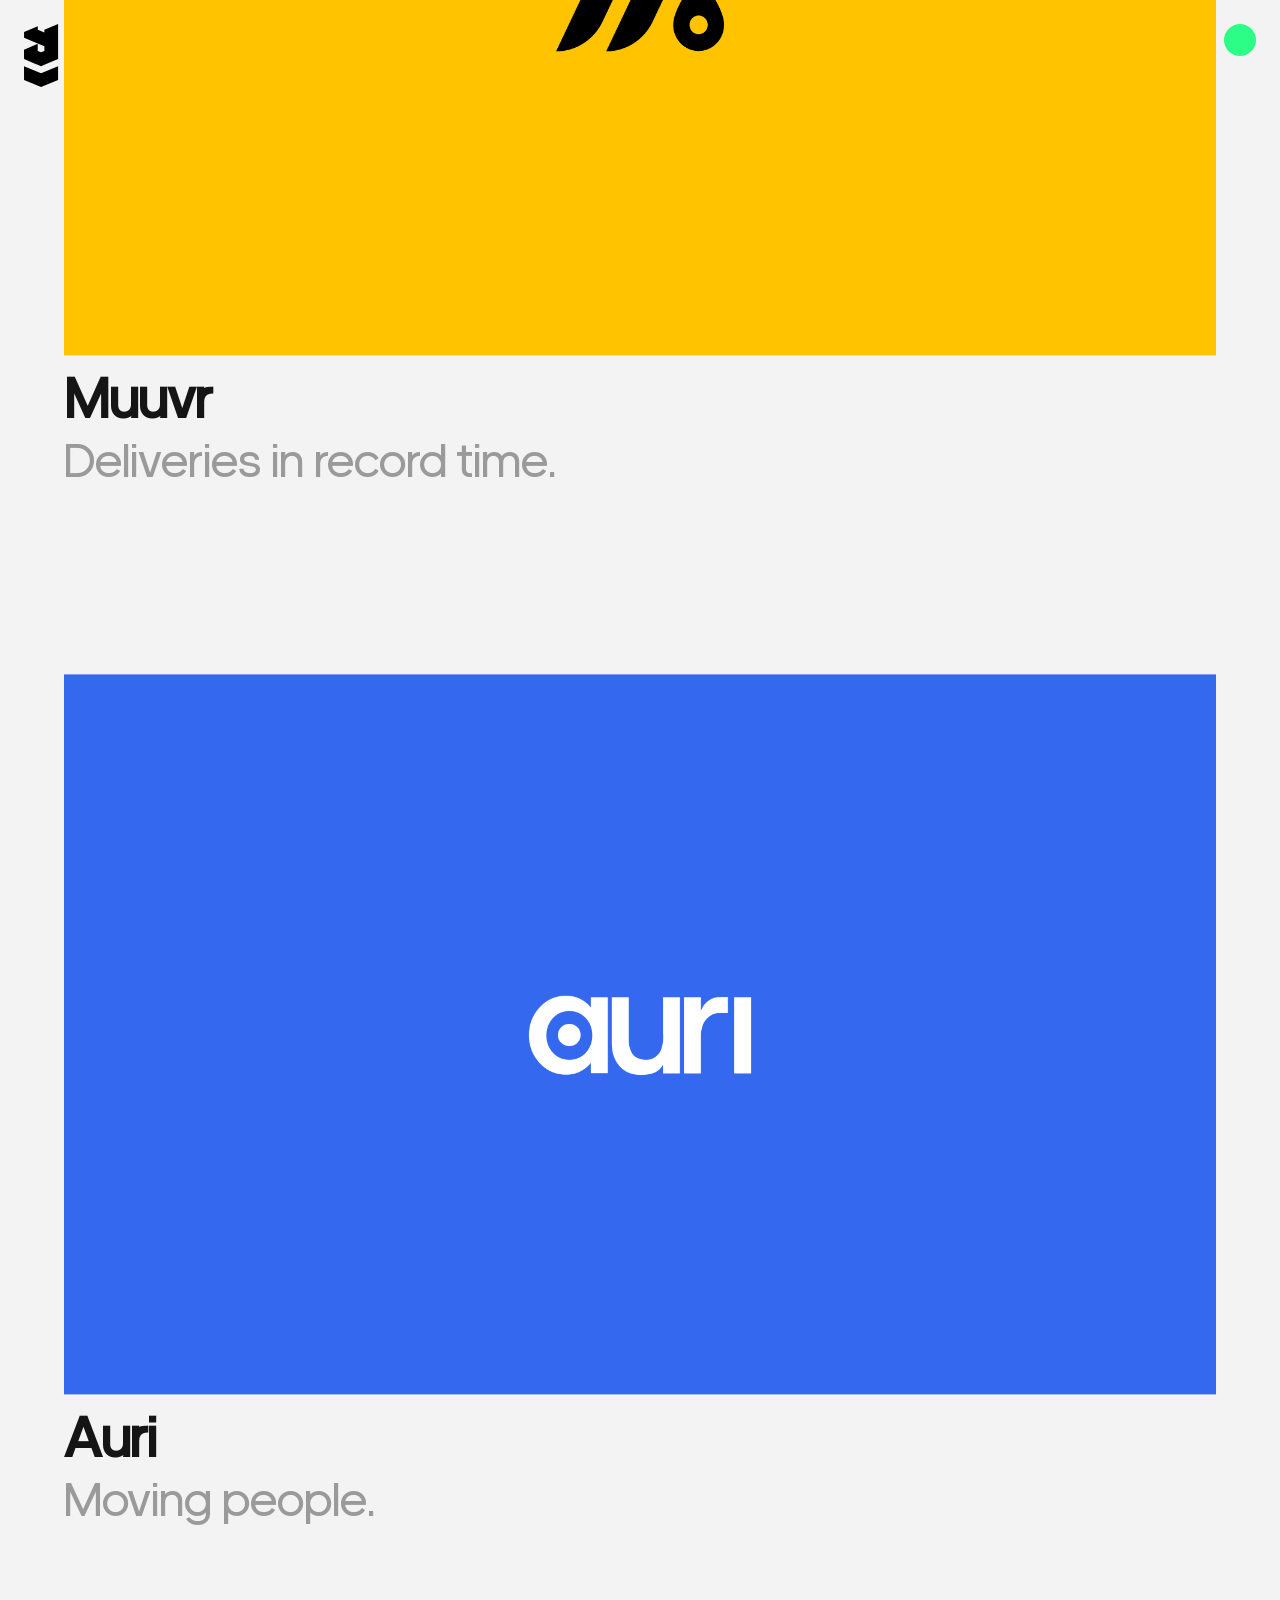
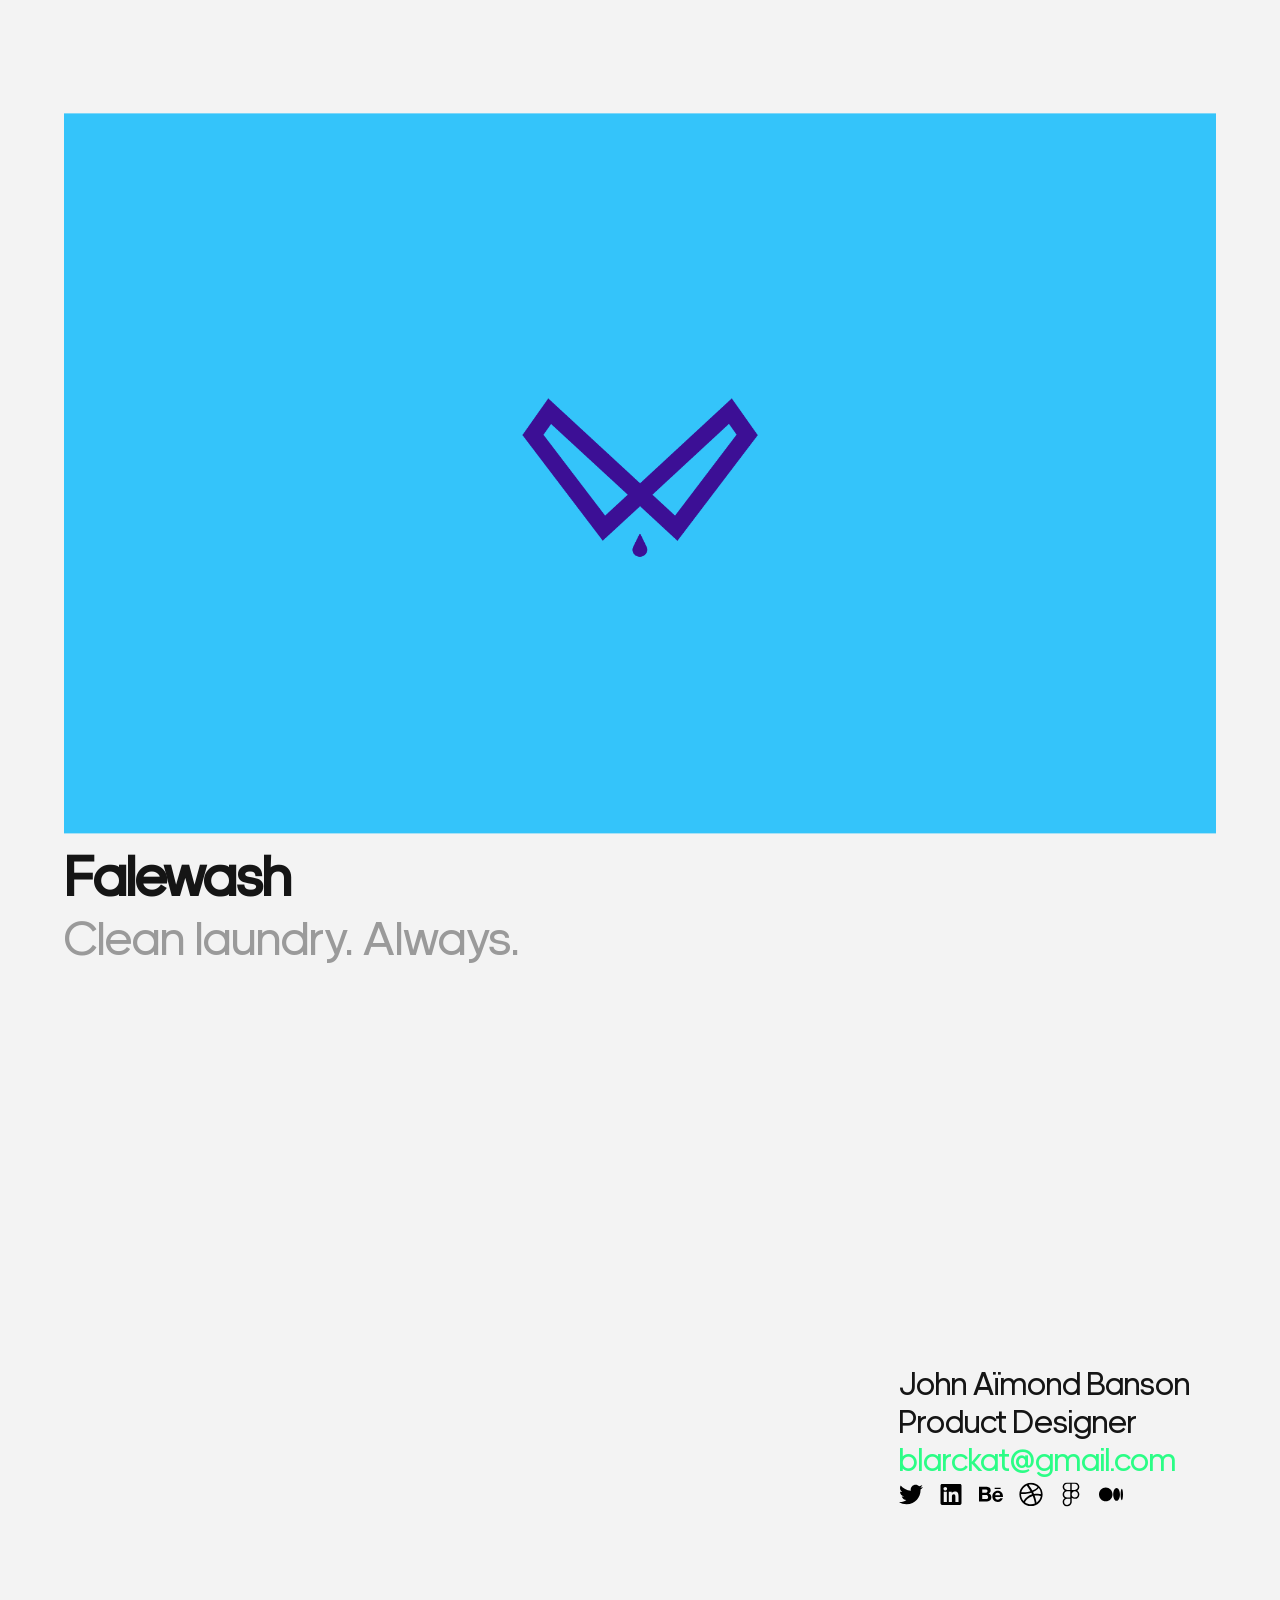
<file: index.html>
<!DOCTYPE html>
<html lang="en">
  <head>
    <meta charset="UTF-8" />
    <meta http-equiv="X-UA-Compatible" content="IE=edge" />
    <meta
      name="description"
      content="John Banson is a UX Design Engineer working with startups and brands to create impact through digital experiences."
    />
    <meta name="viewport" content="width=device-width, initial-scale=1.0" />
    <meta
      name="keywords"
      content="Blarckat, John Stephen Aïmond Banson, John Banson, Aimond Banson, John Banson, Aïmond, Software Engineer, Brand Strategist, Brand Designer Design Engineer, Design Portfolio, Professional Designers in Ghana, Professional designers in Accra, Top UX Designers in Africa"
    />
    <meta name="author" content="John Stephen Aïmond Banson (Blarckat)" />
    <link rel="stylesheet" href="./css/main.min.css" />
    <link rel="icon" href="./favicon.png" type="image/x-icon" />
    <title>John Aïmond Banson • Product Designer</title>
  </head>
  <body>
      <div onclick="closeNav()" id="nav-overlay"></div>
  <nav id="sideNav" class="sideNav">
    <div class="top-row">
      <div id="themeToggle">
        <svg width="24" height="24"><path d="M20.742 13.045a8.088 8.088 0 0 1-2.077.271c-2.135 0-4.14-.83-5.646-2.336a8.025 8.025 0 0 1-2.064-7.723A1 1 0 0 0 9.73 2.034a10.014 10.014 0 0 0-4.489 2.582c-3.898 3.898-3.898 10.243 0 14.143a9.937 9.937 0 0 0 7.072 2.93 9.93 9.93 0 0 0 7.07-2.929 10.007 10.007 0 0 0 2.583-4.491 1.001 1.001 0 0 0-1.224-1.224zm-2.772 4.301a7.947 7.947 0 0 1-5.656 2.343 7.953 7.953 0 0 1-5.658-2.344c-3.118-3.119-3.118-8.195 0-11.314a7.923 7.923 0 0 1 2.06-1.483 10.027 10.027 0 0 0 2.89 7.848 9.972 9.972 0 0 0 7.848 2.891 8.036 8.036 0 0 1-1.484 2.059z"/></svg>
      </div>
      <div class="navClose">
          <svg onclick="closeNav()" width="24" height="24"><path d="m16.192 6.344-4.243 4.242-4.242-4.242-1.414 1.414L10.535 12l-4.242 4.242 1.414 1.414 4.242-4.242 4.243 4.242 1.414-1.414L13.364 12l4.242-4.242z"/></svg>
      </div>
    </div>
    <ul>
        <li><a href="./work.html">Work</a></li>
        <li><a href="./lab.html">Lab</a></li>
        <li><a href="./journal.html">Journal</a></li>
        <li><a href="./journey.html">Journey</a></li>
        <li><a href="./about.html">About</a></li>
  </ul>
  <div class="nav-social">
    <a href="https://twitter.com/blarckat">
      <svg viewBox="0 0 512 512">
        <!-- Twitter Logo -->
        <path
          d="M459.37 151.716c.325 4.548.325 9.097.325 13.645 0 138.72-105.583 298.558-298.558 298.558-59.452 0-114.68-17.219-161.137-47.106 8.447.974 16.568 1.299 25.34 1.299 49.055 0 94.213-16.568 130.274-44.832-46.132-.975-84.792-31.188-98.112-72.772 6.498.974 12.995 1.624 19.818 1.624 9.421 0 18.843-1.3 27.614-3.573-48.081-9.747-84.143-51.98-84.143-102.985v-1.299c13.969 7.797 30.214 12.67 47.431 13.319-28.264-18.843-46.781-51.005-46.781-87.391 0-19.492 5.197-37.36 14.294-52.954 51.655 63.675 129.3 105.258 216.365 109.807-1.624-7.797-2.599-15.918-2.599-24.04 0-57.828 46.782-104.934 104.934-104.934 30.213 0 57.502 12.67 76.67 33.137 23.715-4.548 46.456-13.32 66.599-25.34-7.798 24.366-24.366 44.833-46.132 57.827 21.117-2.273 41.584-8.122 60.426-16.243-14.292 20.791-32.161 39.308-52.628 54.253z"
        />
      </svg>
    </a>
    <a href="https://www.linkedin.com/in/blarckat">
      <svg viewBox="0 0 448 512">
        <!-- LinkedIn logo -->
        <path
          d="M416 32H31.9C14.3 32 0 46.5 0 64.3v383.4C0 465.5 14.3 480 31.9 480H416c17.6 0 32-14.5 32-32.3V64.3c0-17.8-14.4-32.3-32-32.3zM135.4 416H69V202.2h66.5V416zm-33.2-243c-21.3 0-38.5-17.3-38.5-38.5S80.9 96 102.2 96c21.2 0 38.5 17.3 38.5 38.5 0 21.3-17.2 38.5-38.5 38.5zm282.1 243h-66.4V312c0-24.8-.5-56.7-34.5-56.7-34.6 0-39.9 27-39.9 54.9V416h-66.4V202.2h63.7v29.2h.9c8.9-16.8 30.6-34.5 62.9-34.5 67.2 0 79.7 44.3 79.7 101.9V416z"
        />
      </svg>
    </a>
    <a href="https://www.behance.net/blarckat">
      <svg viewBox="0 0 576 512">
        <!-- Behance logo -->
        <path
          d="M232 237.2c31.8-15.2 48.4-38.2 48.4-74 0-70.6-52.6-87.8-113.3-87.8H0v354.4h171.8c64.4 0 124.9-30.9 124.9-102.9 0-44.5-21.1-77.4-64.7-89.7zM77.9 135.9H151c28.1 0 53.4 7.9 53.4 40.5 0 30.1-19.7 42.2-47.5 42.2h-79v-82.7zm83.3 233.7H77.9V272h84.9c34.3 0 56 14.3 56 50.6 0 35.8-25.9 47-57.6 47zm358.5-240.7H376V94h143.7v34.9zM576 305.2c0-75.9-44.4-139.2-124.9-139.2-78.2 0-131.3 58.8-131.3 135.8 0 79.9 50.3 134.7 131.3 134.7 61.3 0 101-27.6 120.1-86.3H509c-6.7 21.9-34.3 33.5-55.7 33.5-41.3 0-63-24.2-63-65.3h185.1c.3-4.2.6-8.7.6-13.2zM390.4 274c2.3-33.7 24.7-54.8 58.5-54.8 35.4 0 53.2 20.8 56.2 54.8H390.4z"
        />
      </svg>
    </a>
    <a href="https://www.dribbble.com/blarckat">
      <svg viewBox="0 0 512 512">
        <!-- Dribbble logo -->
        <path
          d="M256 8C119.252 8 8 119.252 8 256s111.252 248 248 248 248-111.252 248-248S392.748 8 256 8zm163.97 114.366c29.503 36.046 47.369 81.957 47.835 131.955-6.984-1.477-77.018-15.682-147.502-6.818-5.752-14.041-11.181-26.393-18.617-41.614 78.321-31.977 113.818-77.482 118.284-83.523zM396.421 97.87c-3.81 5.427-35.697 48.286-111.021 76.519-34.712-63.776-73.185-116.168-79.04-124.008 67.176-16.193 137.966 1.27 190.061 47.489zm-230.48-33.25c5.585 7.659 43.438 60.116 78.537 122.509-99.087 26.313-186.36 25.934-195.834 25.809C62.38 147.205 106.678 92.573 165.941 64.62zM44.17 256.323c0-2.166.043-4.322.108-6.473 9.268.19 111.92 1.513 217.706-30.146 6.064 11.868 11.857 23.915 17.174 35.949-76.599 21.575-146.194 83.527-180.531 142.306C64.794 360.405 44.17 310.73 44.17 256.323zm81.807 167.113c22.127-45.233 82.178-103.622 167.579-132.756 29.74 77.283 42.039 142.053 45.189 160.638-68.112 29.013-150.015 21.053-212.768-27.882zm248.38 8.489c-2.171-12.886-13.446-74.897-41.152-151.033 66.38-10.626 124.7 6.768 131.947 9.055-9.442 58.941-43.273 109.844-90.795 141.978z"
        />
      </svg>
    </a>
    <a href="https://www.figma.com/@blarckat">
      <svg viewBox="0 0 384 512">
        <!-- Figma logo -->
        <path
          d="M14 95.7924C14 42.8877 56.8878 0 109.793 0H274.161C327.066 0 369.954 42.8877 369.954 95.7924C369.954 129.292 352.758 158.776 326.711 175.897C352.758 193.019 369.954 222.502 369.954 256.002C369.954 308.907 327.066 351.795 274.161 351.795H272.081C247.279 351.795 224.678 342.369 207.666 326.904V415.167C207.666 468.777 163.657 512 110.309 512C57.5361 512 14 469.243 14 416.207C14 382.709 31.1945 353.227 57.2392 336.105C31.1945 318.983 14 289.5 14 256.002C14 222.502 31.196 193.019 57.2425 175.897C31.196 158.776 14 129.292 14 95.7924ZM176.288 191.587H109.793C74.2172 191.587 45.3778 220.427 45.3778 256.002C45.3778 291.44 73.9948 320.194 109.381 320.416C109.518 320.415 109.655 320.415 109.793 320.415H176.288V191.587ZM207.666 256.002C207.666 291.577 236.505 320.417 272.081 320.417H274.161C309.737 320.417 338.576 291.577 338.576 256.002C338.576 220.427 309.737 191.587 274.161 191.587H272.081C236.505 191.587 207.666 220.427 207.666 256.002ZM109.793 351.795C109.655 351.795 109.518 351.794 109.381 351.794C73.9948 352.015 45.3778 380.769 45.3778 416.207C45.3778 451.652 74.6025 480.622 110.309 480.622C146.591 480.622 176.288 451.186 176.288 415.167V351.795H109.793ZM109.793 31.3778C74.2172 31.3778 45.3778 60.2173 45.3778 95.7924C45.3778 131.368 74.2172 160.207 109.793 160.207H176.288V31.3778H109.793ZM207.666 160.207H274.161C309.737 160.207 338.576 131.368 338.576 95.7924C338.576 60.2173 309.737 31.3778 274.161 31.3778H207.666V160.207Z"
        />
      </svg>
    </a>
    <a href="https://blarckat.medium.com">
      <svg viewBox="0 0 640 512">
        <!-- Medium logo -->
        <path
          d="M180.5,74.262C80.813,74.262,0,155.633,0,256S80.819,437.738,180.5,437.738,361,356.373,361,256,280.191,74.262,180.5,74.262Zm288.25,10.646c-49.845,0-90.245,76.619-90.245,171.095s40.406,171.1,90.251,171.1,90.251-76.619,90.251-171.1H559C559,161.5,518.6,84.908,468.752,84.908Zm139.506,17.821c-17.526,0-31.735,68.628-31.735,153.274s14.2,153.274,31.735,153.274S640,340.631,640,256C640,171.351,625.785,102.729,608.258,102.729Z"
        />
      </svg>
    </a>
  </div>
  </nav>
    <div class="appbar">
      <a href="index.html" class="logo-header">
        <svg viewBox="0 0 26 32">
          <path
            d="M12.9925 0V13.3574L7.7622 15.5556L6.50218 16.0721L5.23028 15.5435L4.62404 15.3033L4.61215 15.2913L0.023774 13.3694L0 9.84985L1.99701 8.94895L5.23028 7.48348V10.2703L6.50218 10.7868L7.7622 10.2703V8.46847L3.62553 6.73874L0.023774 5.22523V3.03904L5.25405 0.840841V2.1982L7.7622 3.25526V2.1982L12.9925 0Z"
          />
          <path
            d="M0.023774 21.3574L0 16.0721L6.50218 18.7147L12.9806 16.0721L12.9925 21.3574L6.50218 24L0.023774 21.3574Z"
          />
        </svg>
      </a>
      <a onclick="openNav()" class="menu-button">
        <!-- <svg xmlns="http://www.w3.org/2000/svg" width="48" height="48"><path d="M4 6h16v2H4zm0 5h16v2H4zm0 5h16v2H4z"/></svg> -->
      </a>
    </div>
<div class="smoothScroll">
      <header class="content-padding home-header">
        <div class="home-header">
        </div>
      <div class="hero">
        <div class="header-social">
          <a href="https://twitter.com/blarckat">
            <svg viewBox="0 0 512 512">
              <!-- Twitter Logo -->
              <path
                d="M459.37 151.716c.325 4.548.325 9.097.325 13.645 0 138.72-105.583 298.558-298.558 298.558-59.452 0-114.68-17.219-161.137-47.106 8.447.974 16.568 1.299 25.34 1.299 49.055 0 94.213-16.568 130.274-44.832-46.132-.975-84.792-31.188-98.112-72.772 6.498.974 12.995 1.624 19.818 1.624 9.421 0 18.843-1.3 27.614-3.573-48.081-9.747-84.143-51.98-84.143-102.985v-1.299c13.969 7.797 30.214 12.67 47.431 13.319-28.264-18.843-46.781-51.005-46.781-87.391 0-19.492 5.197-37.36 14.294-52.954 51.655 63.675 129.3 105.258 216.365 109.807-1.624-7.797-2.599-15.918-2.599-24.04 0-57.828 46.782-104.934 104.934-104.934 30.213 0 57.502 12.67 76.67 33.137 23.715-4.548 46.456-13.32 66.599-25.34-7.798 24.366-24.366 44.833-46.132 57.827 21.117-2.273 41.584-8.122 60.426-16.243-14.292 20.791-32.161 39.308-52.628 54.253z"
              />
            </svg>
          </a>
          <a href="https://www.linkedin.com/in/blarckat">
            <svg viewBox="0 0 448 512">
              <!-- LinkedIn logo -->
              <path
                d="M416 32H31.9C14.3 32 0 46.5 0 64.3v383.4C0 465.5 14.3 480 31.9 480H416c17.6 0 32-14.5 32-32.3V64.3c0-17.8-14.4-32.3-32-32.3zM135.4 416H69V202.2h66.5V416zm-33.2-243c-21.3 0-38.5-17.3-38.5-38.5S80.9 96 102.2 96c21.2 0 38.5 17.3 38.5 38.5 0 21.3-17.2 38.5-38.5 38.5zm282.1 243h-66.4V312c0-24.8-.5-56.7-34.5-56.7-34.6 0-39.9 27-39.9 54.9V416h-66.4V202.2h63.7v29.2h.9c8.9-16.8 30.6-34.5 62.9-34.5 67.2 0 79.7 44.3 79.7 101.9V416z"
              />
            </svg>
          </a>
          <a href="https://www.behance.net/blarckat">
            <svg viewBox="0 0 576 512">
              <!-- Behance logo -->
              <path
                d="M232 237.2c31.8-15.2 48.4-38.2 48.4-74 0-70.6-52.6-87.8-113.3-87.8H0v354.4h171.8c64.4 0 124.9-30.9 124.9-102.9 0-44.5-21.1-77.4-64.7-89.7zM77.9 135.9H151c28.1 0 53.4 7.9 53.4 40.5 0 30.1-19.7 42.2-47.5 42.2h-79v-82.7zm83.3 233.7H77.9V272h84.9c34.3 0 56 14.3 56 50.6 0 35.8-25.9 47-57.6 47zm358.5-240.7H376V94h143.7v34.9zM576 305.2c0-75.9-44.4-139.2-124.9-139.2-78.2 0-131.3 58.8-131.3 135.8 0 79.9 50.3 134.7 131.3 134.7 61.3 0 101-27.6 120.1-86.3H509c-6.7 21.9-34.3 33.5-55.7 33.5-41.3 0-63-24.2-63-65.3h185.1c.3-4.2.6-8.7.6-13.2zM390.4 274c2.3-33.7 24.7-54.8 58.5-54.8 35.4 0 53.2 20.8 56.2 54.8H390.4z"
              />
            </svg>
          </a>
          <a href="https://www.dribbble.com/blarckat">
            <svg viewBox="0 0 512 512">
              <!-- Dribbble logo -->
              <path
                d="M256 8C119.252 8 8 119.252 8 256s111.252 248 248 248 248-111.252 248-248S392.748 8 256 8zm163.97 114.366c29.503 36.046 47.369 81.957 47.835 131.955-6.984-1.477-77.018-15.682-147.502-6.818-5.752-14.041-11.181-26.393-18.617-41.614 78.321-31.977 113.818-77.482 118.284-83.523zM396.421 97.87c-3.81 5.427-35.697 48.286-111.021 76.519-34.712-63.776-73.185-116.168-79.04-124.008 67.176-16.193 137.966 1.27 190.061 47.489zm-230.48-33.25c5.585 7.659 43.438 60.116 78.537 122.509-99.087 26.313-186.36 25.934-195.834 25.809C62.38 147.205 106.678 92.573 165.941 64.62zM44.17 256.323c0-2.166.043-4.322.108-6.473 9.268.19 111.92 1.513 217.706-30.146 6.064 11.868 11.857 23.915 17.174 35.949-76.599 21.575-146.194 83.527-180.531 142.306C64.794 360.405 44.17 310.73 44.17 256.323zm81.807 167.113c22.127-45.233 82.178-103.622 167.579-132.756 29.74 77.283 42.039 142.053 45.189 160.638-68.112 29.013-150.015 21.053-212.768-27.882zm248.38 8.489c-2.171-12.886-13.446-74.897-41.152-151.033 66.38-10.626 124.7 6.768 131.947 9.055-9.442 58.941-43.273 109.844-90.795 141.978z"
              />
            </svg>
          </a>
          <a href="https://www.figma.com/@blarckat">
            <svg viewBox="0 0 384 512">
              <!-- Figma logo -->
              <path
                d="M14 95.7924C14 42.8877 56.8878 0 109.793 0H274.161C327.066 0 369.954 42.8877 369.954 95.7924C369.954 129.292 352.758 158.776 326.711 175.897C352.758 193.019 369.954 222.502 369.954 256.002C369.954 308.907 327.066 351.795 274.161 351.795H272.081C247.279 351.795 224.678 342.369 207.666 326.904V415.167C207.666 468.777 163.657 512 110.309 512C57.5361 512 14 469.243 14 416.207C14 382.709 31.1945 353.227 57.2392 336.105C31.1945 318.983 14 289.5 14 256.002C14 222.502 31.196 193.019 57.2425 175.897C31.196 158.776 14 129.292 14 95.7924ZM176.288 191.587H109.793C74.2172 191.587 45.3778 220.427 45.3778 256.002C45.3778 291.44 73.9948 320.194 109.381 320.416C109.518 320.415 109.655 320.415 109.793 320.415H176.288V191.587ZM207.666 256.002C207.666 291.577 236.505 320.417 272.081 320.417H274.161C309.737 320.417 338.576 291.577 338.576 256.002C338.576 220.427 309.737 191.587 274.161 191.587H272.081C236.505 191.587 207.666 220.427 207.666 256.002ZM109.793 351.795C109.655 351.795 109.518 351.794 109.381 351.794C73.9948 352.015 45.3778 380.769 45.3778 416.207C45.3778 451.652 74.6025 480.622 110.309 480.622C146.591 480.622 176.288 451.186 176.288 415.167V351.795H109.793ZM109.793 31.3778C74.2172 31.3778 45.3778 60.2173 45.3778 95.7924C45.3778 131.368 74.2172 160.207 109.793 160.207H176.288V31.3778H109.793ZM207.666 160.207H274.161C309.737 160.207 338.576 131.368 338.576 95.7924C338.576 60.2173 309.737 31.3778 274.161 31.3778H207.666V160.207Z"
              />
            </svg>
          </a>
          <a href="https://blarckat.medium.com">
            <svg viewBox="0 0 640 512">
              <!-- Medium logo -->
              <path
                d="M180.5,74.262C80.813,74.262,0,155.633,0,256S80.819,437.738,180.5,437.738,361,356.373,361,256,280.191,74.262,180.5,74.262Zm288.25,10.646c-49.845,0-90.245,76.619-90.245,171.095s40.406,171.1,90.251,171.1,90.251-76.619,90.251-171.1H559C559,161.5,518.6,84.908,468.752,84.908Zm139.506,17.821c-17.526,0-31.735,68.628-31.735,153.274s14.2,153.274,31.735,153.274S640,340.631,640,256C640,171.351,625.785,102.729,608.258,102.729Z"
              />
            </svg>
          </a>
        </div>
        <h1>
          Helping tech startups craft immersive experiences.
        </h1>
      </div>
    </header>
    <section class="section-work">
      <div class="paragraph content-padding">
        <h1>Work</h1>
        <p>Some of my works.  </p>
      </div>
      <div class="section-work-case">
        <a href="./work.zapp.html">
          <img src="./assets/zapp/Zapp_branding_1.png" alt="zapp-thumbnail" />
        </a>
        <div class="showcase-text-content">
          <h2>Zapp</h2>
          <p class="text-subtitle-1">
            Cashless. Redefined.
          </p>
        </div>
      </div>
      <div class="section-work-case">
        <a href="./work.muuvr.html"><img src="./assets/muuvr/case_muuvr_header.png" alt="muuvstack-thumbnail"/></a>
        <div class="showcase-text-content">
          <h2>Muuvr</h2>
          <p class="text-subtitle-1">Deliveries in record time.</p>
        </div>
      </div>
      <div class="section-work-case">
        <a href="./work.auri.html">
          <img src="./assets/auri/behance_slide_30-1.png" alt="auri-thumbnail" />
        </a>
        <div class="showcase-text-content">
          <h2>Auri</h2>
          <p class="text-subtitle-1">Moving people.</p>
        </div>
      </div>
      <div class="section-work-case">
        <a href="./work.falewash.html">
          <img src="./assets/falewash/falewash_header.png" alt="falewash-thumbnail" />
        </a>
        <div class="showcase-text-content">
          <h2>Falewash</h2>
          <p class="text-subtitle-1">Clean laundry. Always.</p>
        </div>
      </div>
    </section>
    <footer>
      <div class="footer-content">
        <div class="footer-text">
          <p>John Aïmond Banson</p>
          <p>Product Designer</p>
          <a href="mailto:blarckat@gmail.com">blarckat@gmail.com</a>
        </div>
        <div class="footer-social">
          <a href="https://twitter.com/blarckat">
            <svg viewBox="0 0 512 512">
              <!-- Twitter Logo -->
              <path
                d="M459.37 151.716c.325 4.548.325 9.097.325 13.645 0 138.72-105.583 298.558-298.558 298.558-59.452 0-114.68-17.219-161.137-47.106 8.447.974 16.568 1.299 25.34 1.299 49.055 0 94.213-16.568 130.274-44.832-46.132-.975-84.792-31.188-98.112-72.772 6.498.974 12.995 1.624 19.818 1.624 9.421 0 18.843-1.3 27.614-3.573-48.081-9.747-84.143-51.98-84.143-102.985v-1.299c13.969 7.797 30.214 12.67 47.431 13.319-28.264-18.843-46.781-51.005-46.781-87.391 0-19.492 5.197-37.36 14.294-52.954 51.655 63.675 129.3 105.258 216.365 109.807-1.624-7.797-2.599-15.918-2.599-24.04 0-57.828 46.782-104.934 104.934-104.934 30.213 0 57.502 12.67 76.67 33.137 23.715-4.548 46.456-13.32 66.599-25.34-7.798 24.366-24.366 44.833-46.132 57.827 21.117-2.273 41.584-8.122 60.426-16.243-14.292 20.791-32.161 39.308-52.628 54.253z"
              />
            </svg>
          </a>
          <a href="https://www.linkedin.com/in/blarckat">
            <svg viewBox="0 0 448 512">
              <!-- LinkedIn logo -->
              <path
                d="M416 32H31.9C14.3 32 0 46.5 0 64.3v383.4C0 465.5 14.3 480 31.9 480H416c17.6 0 32-14.5 32-32.3V64.3c0-17.8-14.4-32.3-32-32.3zM135.4 416H69V202.2h66.5V416zm-33.2-243c-21.3 0-38.5-17.3-38.5-38.5S80.9 96 102.2 96c21.2 0 38.5 17.3 38.5 38.5 0 21.3-17.2 38.5-38.5 38.5zm282.1 243h-66.4V312c0-24.8-.5-56.7-34.5-56.7-34.6 0-39.9 27-39.9 54.9V416h-66.4V202.2h63.7v29.2h.9c8.9-16.8 30.6-34.5 62.9-34.5 67.2 0 79.7 44.3 79.7 101.9V416z"
              />
            </svg>
          </a>
          <a href="https://www.behance.net/blarckat">
            <svg viewBox="0 0 576 512">
              <!-- Behance logo -->
              <path
                d="M232 237.2c31.8-15.2 48.4-38.2 48.4-74 0-70.6-52.6-87.8-113.3-87.8H0v354.4h171.8c64.4 0 124.9-30.9 124.9-102.9 0-44.5-21.1-77.4-64.7-89.7zM77.9 135.9H151c28.1 0 53.4 7.9 53.4 40.5 0 30.1-19.7 42.2-47.5 42.2h-79v-82.7zm83.3 233.7H77.9V272h84.9c34.3 0 56 14.3 56 50.6 0 35.8-25.9 47-57.6 47zm358.5-240.7H376V94h143.7v34.9zM576 305.2c0-75.9-44.4-139.2-124.9-139.2-78.2 0-131.3 58.8-131.3 135.8 0 79.9 50.3 134.7 131.3 134.7 61.3 0 101-27.6 120.1-86.3H509c-6.7 21.9-34.3 33.5-55.7 33.5-41.3 0-63-24.2-63-65.3h185.1c.3-4.2.6-8.7.6-13.2zM390.4 274c2.3-33.7 24.7-54.8 58.5-54.8 35.4 0 53.2 20.8 56.2 54.8H390.4z"
              />
            </svg>
          </a>
          <a href="https://www.dribbble.com/blarckat">
            <svg viewBox="0 0 512 512">
              <!-- Dribbble logo -->
              <path
                d="M256 8C119.252 8 8 119.252 8 256s111.252 248 248 248 248-111.252 248-248S392.748 8 256 8zm163.97 114.366c29.503 36.046 47.369 81.957 47.835 131.955-6.984-1.477-77.018-15.682-147.502-6.818-5.752-14.041-11.181-26.393-18.617-41.614 78.321-31.977 113.818-77.482 118.284-83.523zM396.421 97.87c-3.81 5.427-35.697 48.286-111.021 76.519-34.712-63.776-73.185-116.168-79.04-124.008 67.176-16.193 137.966 1.27 190.061 47.489zm-230.48-33.25c5.585 7.659 43.438 60.116 78.537 122.509-99.087 26.313-186.36 25.934-195.834 25.809C62.38 147.205 106.678 92.573 165.941 64.62zM44.17 256.323c0-2.166.043-4.322.108-6.473 9.268.19 111.92 1.513 217.706-30.146 6.064 11.868 11.857 23.915 17.174 35.949-76.599 21.575-146.194 83.527-180.531 142.306C64.794 360.405 44.17 310.73 44.17 256.323zm81.807 167.113c22.127-45.233 82.178-103.622 167.579-132.756 29.74 77.283 42.039 142.053 45.189 160.638-68.112 29.013-150.015 21.053-212.768-27.882zm248.38 8.489c-2.171-12.886-13.446-74.897-41.152-151.033 66.38-10.626 124.7 6.768 131.947 9.055-9.442 58.941-43.273 109.844-90.795 141.978z"
              />
            </svg>
          </a>
          <a href="https://www.figma.com/@blarckat">
            <svg viewBox="0 0 384 512">
              <!-- Figma logo -->
              <path
                d="M14 95.7924C14 42.8877 56.8878 0 109.793 0H274.161C327.066 0 369.954 42.8877 369.954 95.7924C369.954 129.292 352.758 158.776 326.711 175.897C352.758 193.019 369.954 222.502 369.954 256.002C369.954 308.907 327.066 351.795 274.161 351.795H272.081C247.279 351.795 224.678 342.369 207.666 326.904V415.167C207.666 468.777 163.657 512 110.309 512C57.5361 512 14 469.243 14 416.207C14 382.709 31.1945 353.227 57.2392 336.105C31.1945 318.983 14 289.5 14 256.002C14 222.502 31.196 193.019 57.2425 175.897C31.196 158.776 14 129.292 14 95.7924ZM176.288 191.587H109.793C74.2172 191.587 45.3778 220.427 45.3778 256.002C45.3778 291.44 73.9948 320.194 109.381 320.416C109.518 320.415 109.655 320.415 109.793 320.415H176.288V191.587ZM207.666 256.002C207.666 291.577 236.505 320.417 272.081 320.417H274.161C309.737 320.417 338.576 291.577 338.576 256.002C338.576 220.427 309.737 191.587 274.161 191.587H272.081C236.505 191.587 207.666 220.427 207.666 256.002ZM109.793 351.795C109.655 351.795 109.518 351.794 109.381 351.794C73.9948 352.015 45.3778 380.769 45.3778 416.207C45.3778 451.652 74.6025 480.622 110.309 480.622C146.591 480.622 176.288 451.186 176.288 415.167V351.795H109.793ZM109.793 31.3778C74.2172 31.3778 45.3778 60.2173 45.3778 95.7924C45.3778 131.368 74.2172 160.207 109.793 160.207H176.288V31.3778H109.793ZM207.666 160.207H274.161C309.737 160.207 338.576 131.368 338.576 95.7924C338.576 60.2173 309.737 31.3778 274.161 31.3778H207.666V160.207Z"
              />
            </svg>
          </a>
          <a href="https://blarckat.medium.com">
            <svg viewBox="0 0 640 512">
              <!-- Medium logo -->
              <path
                d="M180.5,74.262C80.813,74.262,0,155.633,0,256S80.819,437.738,180.5,437.738,361,356.373,361,256,280.191,74.262,180.5,74.262Zm288.25,10.646c-49.845,0-90.245,76.619-90.245,171.095s40.406,171.1,90.251,171.1,90.251-76.619,90.251-171.1H559C559,161.5,518.6,84.908,468.752,84.908Zm139.506,17.821c-17.526,0-31.735,68.628-31.735,153.274s14.2,153.274,31.735,153.274S640,340.631,640,256C640,171.351,625.785,102.729,608.258,102.729Z"
              />
            </svg>
          </a>
        </div>
    </footer>
</div>
    <script src="./scripts/app.js"></script>
  </div>
  </body>
</html>
</file>
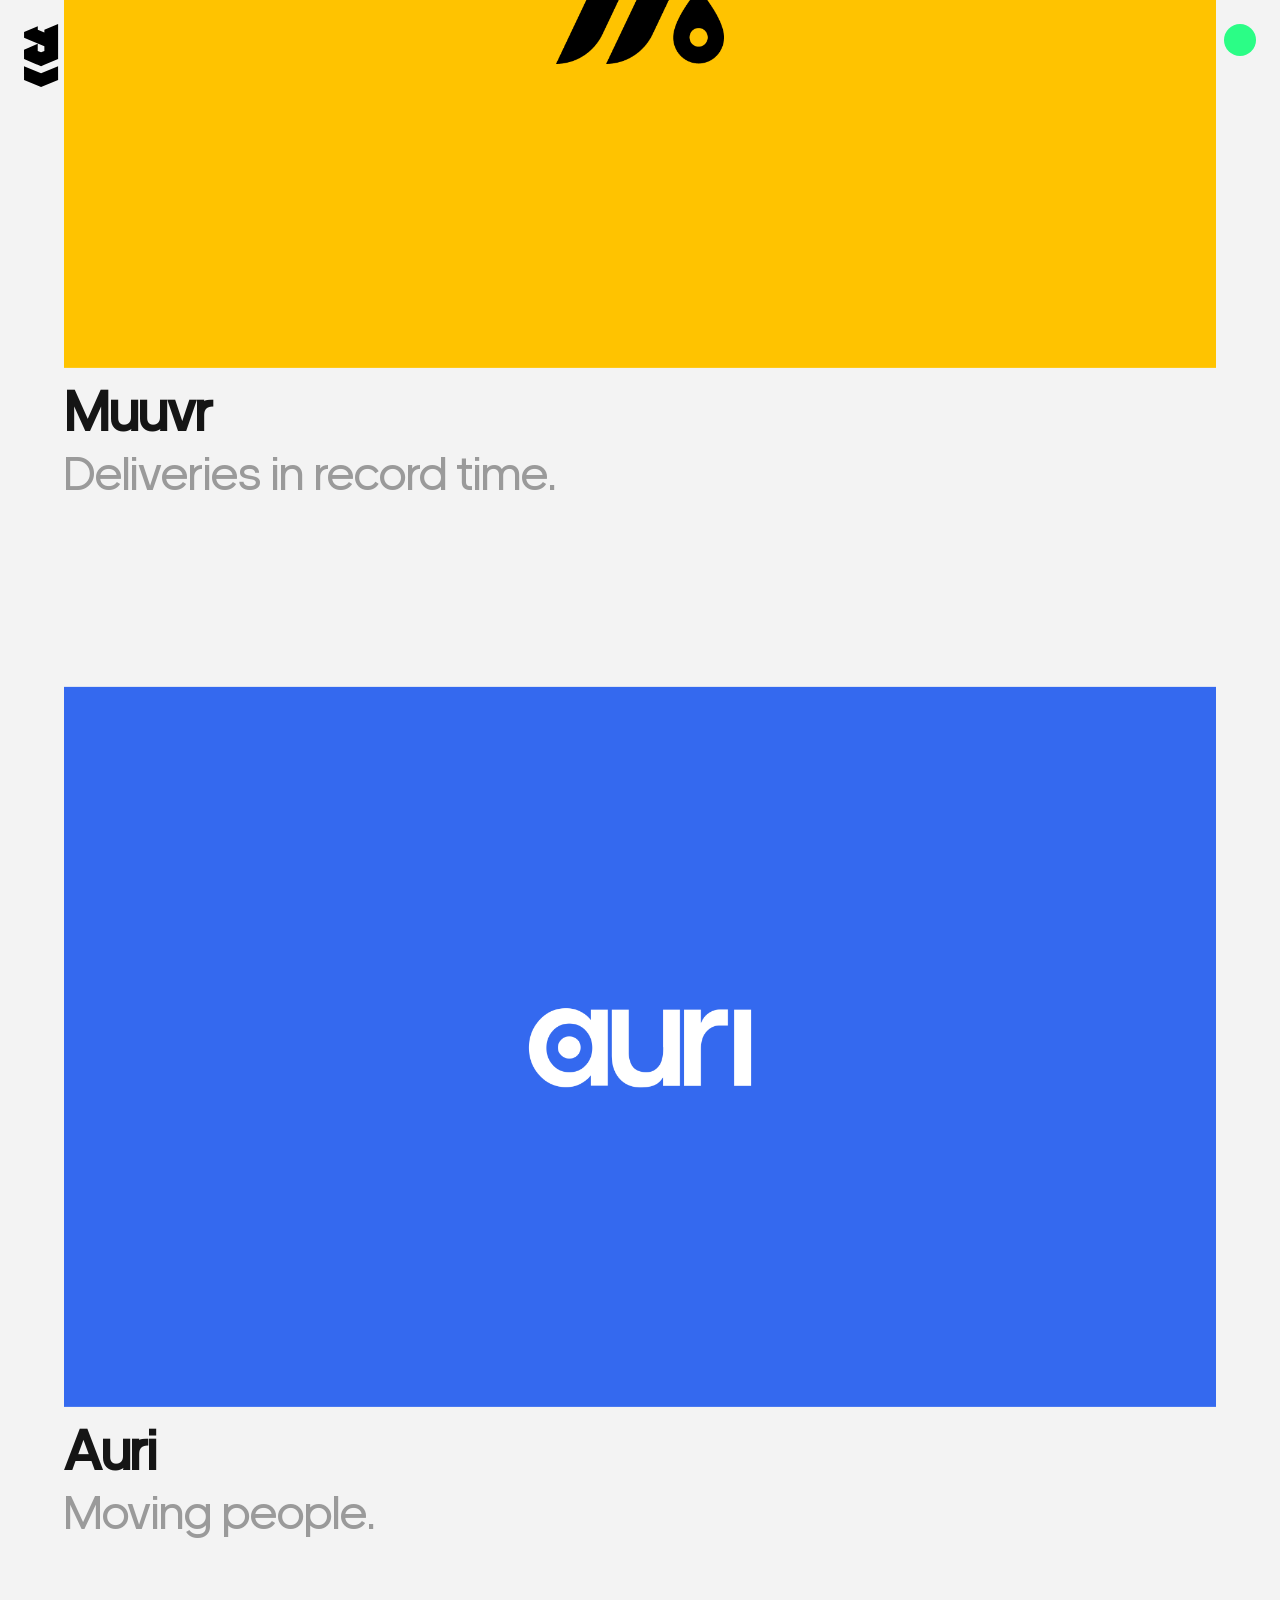
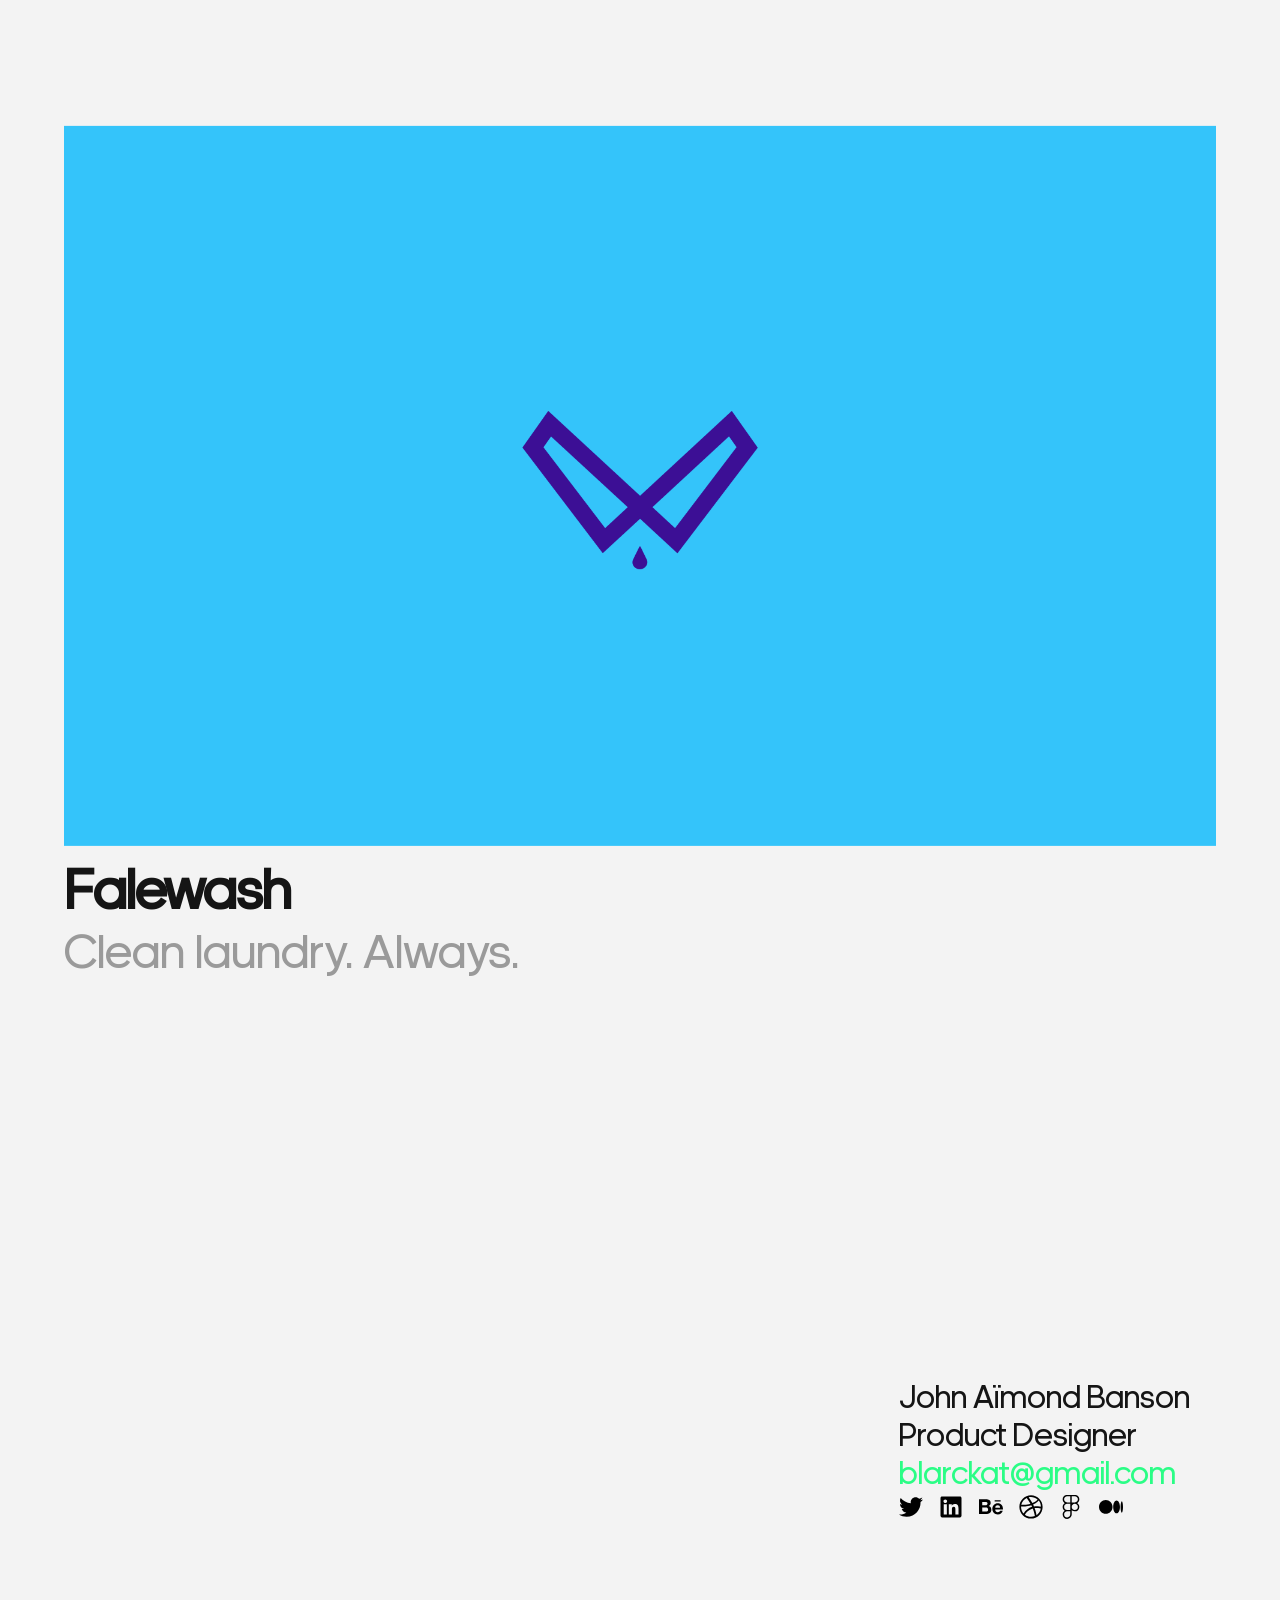
<file: public/index.html>
<!DOCTYPE html>
<html lang="en">
  <head>
    <meta charset="UTF-8" />
    <meta http-equiv="X-UA-Compatible" content="IE=edge" />
    <meta
      name="description"
      content="John Banson is a UX Design Engineer working with startups and brands to create impact through digital experiences."
    />
    <meta name="viewport" content="width=device-width, initial-scale=1.0" />
    <meta
      name="keywords"
      content="Blarckat, John Stephen Aïmond Banson, John Banson, Aimond Banson, John Banson, Aïmond, Software Engineer, Brand Strategist, Brand Designer Design Engineer, Design Portfolio, Professional Designers in Ghana, Professional designers in Accra, Top UX Designers in Africa"
    />
    <meta name="author" content="John Stephen Aïmond Banson (Blarckat)" />
    <link rel="stylesheet" href="./css/main.min.css" />
    <link rel="icon" href="./favicon.png" type="image/x-icon" />
    <title>John Aïmond Banson • Product Designer</title>
  </head>
  <body>
      <div onclick="closeNav()" id="nav-overlay"></div>
  <nav id="sideNav" class="sideNav">
    <div class="top-row">
      <div id="themeToggle">
        <svg width="24" height="24"><path d="M20.742 13.045a8.088 8.088 0 0 1-2.077.271c-2.135 0-4.14-.83-5.646-2.336a8.025 8.025 0 0 1-2.064-7.723A1 1 0 0 0 9.73 2.034a10.014 10.014 0 0 0-4.489 2.582c-3.898 3.898-3.898 10.243 0 14.143a9.937 9.937 0 0 0 7.072 2.93 9.93 9.93 0 0 0 7.07-2.929 10.007 10.007 0 0 0 2.583-4.491 1.001 1.001 0 0 0-1.224-1.224zm-2.772 4.301a7.947 7.947 0 0 1-5.656 2.343 7.953 7.953 0 0 1-5.658-2.344c-3.118-3.119-3.118-8.195 0-11.314a7.923 7.923 0 0 1 2.06-1.483 10.027 10.027 0 0 0 2.89 7.848 9.972 9.972 0 0 0 7.848 2.891 8.036 8.036 0 0 1-1.484 2.059z"/></svg>
      </div>
      <div class="navClose">
          <svg onclick="closeNav()" width="24" height="24"><path d="m16.192 6.344-4.243 4.242-4.242-4.242-1.414 1.414L10.535 12l-4.242 4.242 1.414 1.414 4.242-4.242 4.243 4.242 1.414-1.414L13.364 12l4.242-4.242z"/></svg>
      </div>
    </div>
    <ul>
        <li><a href="./work.html">Work</a></li>
        <li><a href="./lab.html">Lab</a></li>
        <li><a href="./journal.html">Journal</a></li>
        <li><a href="./journey.html">Journey</a></li>
        <li><a href="./about.html">About</a></li>
    </ul>
  <div class="nav-social">
    <a href="https://twitter.com/blarckat">
      <svg viewBox="0 0 512 512">
        <!-- Twitter Logo -->
        <path
          d="M459.37 151.716c.325 4.548.325 9.097.325 13.645 0 138.72-105.583 298.558-298.558 298.558-59.452 0-114.68-17.219-161.137-47.106 8.447.974 16.568 1.299 25.34 1.299 49.055 0 94.213-16.568 130.274-44.832-46.132-.975-84.792-31.188-98.112-72.772 6.498.974 12.995 1.624 19.818 1.624 9.421 0 18.843-1.3 27.614-3.573-48.081-9.747-84.143-51.98-84.143-102.985v-1.299c13.969 7.797 30.214 12.67 47.431 13.319-28.264-18.843-46.781-51.005-46.781-87.391 0-19.492 5.197-37.36 14.294-52.954 51.655 63.675 129.3 105.258 216.365 109.807-1.624-7.797-2.599-15.918-2.599-24.04 0-57.828 46.782-104.934 104.934-104.934 30.213 0 57.502 12.67 76.67 33.137 23.715-4.548 46.456-13.32 66.599-25.34-7.798 24.366-24.366 44.833-46.132 57.827 21.117-2.273 41.584-8.122 60.426-16.243-14.292 20.791-32.161 39.308-52.628 54.253z"
        />
      </svg>
    </a>
    <a href="https://www.linkedin.com/in/blarckat">
      <svg viewBox="0 0 448 512">
        <!-- LinkedIn logo -->
        <path
          d="M416 32H31.9C14.3 32 0 46.5 0 64.3v383.4C0 465.5 14.3 480 31.9 480H416c17.6 0 32-14.5 32-32.3V64.3c0-17.8-14.4-32.3-32-32.3zM135.4 416H69V202.2h66.5V416zm-33.2-243c-21.3 0-38.5-17.3-38.5-38.5S80.9 96 102.2 96c21.2 0 38.5 17.3 38.5 38.5 0 21.3-17.2 38.5-38.5 38.5zm282.1 243h-66.4V312c0-24.8-.5-56.7-34.5-56.7-34.6 0-39.9 27-39.9 54.9V416h-66.4V202.2h63.7v29.2h.9c8.9-16.8 30.6-34.5 62.9-34.5 67.2 0 79.7 44.3 79.7 101.9V416z"
        />
      </svg>
    </a>
    <a href="https://www.behance.net/blarckat">
      <svg viewBox="0 0 576 512">
        <!-- Behance logo -->
        <path
          d="M232 237.2c31.8-15.2 48.4-38.2 48.4-74 0-70.6-52.6-87.8-113.3-87.8H0v354.4h171.8c64.4 0 124.9-30.9 124.9-102.9 0-44.5-21.1-77.4-64.7-89.7zM77.9 135.9H151c28.1 0 53.4 7.9 53.4 40.5 0 30.1-19.7 42.2-47.5 42.2h-79v-82.7zm83.3 233.7H77.9V272h84.9c34.3 0 56 14.3 56 50.6 0 35.8-25.9 47-57.6 47zm358.5-240.7H376V94h143.7v34.9zM576 305.2c0-75.9-44.4-139.2-124.9-139.2-78.2 0-131.3 58.8-131.3 135.8 0 79.9 50.3 134.7 131.3 134.7 61.3 0 101-27.6 120.1-86.3H509c-6.7 21.9-34.3 33.5-55.7 33.5-41.3 0-63-24.2-63-65.3h185.1c.3-4.2.6-8.7.6-13.2zM390.4 274c2.3-33.7 24.7-54.8 58.5-54.8 35.4 0 53.2 20.8 56.2 54.8H390.4z"
        />
      </svg>
    </a>
    <a href="https://www.dribbble.com/blarckat">
      <svg viewBox="0 0 512 512">
        <!-- Dribbble logo -->
        <path
          d="M256 8C119.252 8 8 119.252 8 256s111.252 248 248 248 248-111.252 248-248S392.748 8 256 8zm163.97 114.366c29.503 36.046 47.369 81.957 47.835 131.955-6.984-1.477-77.018-15.682-147.502-6.818-5.752-14.041-11.181-26.393-18.617-41.614 78.321-31.977 113.818-77.482 118.284-83.523zM396.421 97.87c-3.81 5.427-35.697 48.286-111.021 76.519-34.712-63.776-73.185-116.168-79.04-124.008 67.176-16.193 137.966 1.27 190.061 47.489zm-230.48-33.25c5.585 7.659 43.438 60.116 78.537 122.509-99.087 26.313-186.36 25.934-195.834 25.809C62.38 147.205 106.678 92.573 165.941 64.62zM44.17 256.323c0-2.166.043-4.322.108-6.473 9.268.19 111.92 1.513 217.706-30.146 6.064 11.868 11.857 23.915 17.174 35.949-76.599 21.575-146.194 83.527-180.531 142.306C64.794 360.405 44.17 310.73 44.17 256.323zm81.807 167.113c22.127-45.233 82.178-103.622 167.579-132.756 29.74 77.283 42.039 142.053 45.189 160.638-68.112 29.013-150.015 21.053-212.768-27.882zm248.38 8.489c-2.171-12.886-13.446-74.897-41.152-151.033 66.38-10.626 124.7 6.768 131.947 9.055-9.442 58.941-43.273 109.844-90.795 141.978z"
        />
      </svg>
    </a>
    <a href="https://www.figma.com/@blarckat">
      <svg viewBox="0 0 384 512">
        <!-- Figma logo -->
        <path
          d="M14 95.7924C14 42.8877 56.8878 0 109.793 0H274.161C327.066 0 369.954 42.8877 369.954 95.7924C369.954 129.292 352.758 158.776 326.711 175.897C352.758 193.019 369.954 222.502 369.954 256.002C369.954 308.907 327.066 351.795 274.161 351.795H272.081C247.279 351.795 224.678 342.369 207.666 326.904V415.167C207.666 468.777 163.657 512 110.309 512C57.5361 512 14 469.243 14 416.207C14 382.709 31.1945 353.227 57.2392 336.105C31.1945 318.983 14 289.5 14 256.002C14 222.502 31.196 193.019 57.2425 175.897C31.196 158.776 14 129.292 14 95.7924ZM176.288 191.587H109.793C74.2172 191.587 45.3778 220.427 45.3778 256.002C45.3778 291.44 73.9948 320.194 109.381 320.416C109.518 320.415 109.655 320.415 109.793 320.415H176.288V191.587ZM207.666 256.002C207.666 291.577 236.505 320.417 272.081 320.417H274.161C309.737 320.417 338.576 291.577 338.576 256.002C338.576 220.427 309.737 191.587 274.161 191.587H272.081C236.505 191.587 207.666 220.427 207.666 256.002ZM109.793 351.795C109.655 351.795 109.518 351.794 109.381 351.794C73.9948 352.015 45.3778 380.769 45.3778 416.207C45.3778 451.652 74.6025 480.622 110.309 480.622C146.591 480.622 176.288 451.186 176.288 415.167V351.795H109.793ZM109.793 31.3778C74.2172 31.3778 45.3778 60.2173 45.3778 95.7924C45.3778 131.368 74.2172 160.207 109.793 160.207H176.288V31.3778H109.793ZM207.666 160.207H274.161C309.737 160.207 338.576 131.368 338.576 95.7924C338.576 60.2173 309.737 31.3778 274.161 31.3778H207.666V160.207Z"
        />
      </svg>
    </a>
    <a href="https://blarckat.medium.com">
      <svg viewBox="0 0 640 512">
        <!-- Medium logo -->
        <path
          d="M180.5,74.262C80.813,74.262,0,155.633,0,256S80.819,437.738,180.5,437.738,361,356.373,361,256,280.191,74.262,180.5,74.262Zm288.25,10.646c-49.845,0-90.245,76.619-90.245,171.095s40.406,171.1,90.251,171.1,90.251-76.619,90.251-171.1H559C559,161.5,518.6,84.908,468.752,84.908Zm139.506,17.821c-17.526,0-31.735,68.628-31.735,153.274s14.2,153.274,31.735,153.274S640,340.631,640,256C640,171.351,625.785,102.729,608.258,102.729Z"
        />
      </svg>
    </a>
  </div>
  </nav>
    <div class="appbar">
      <a href="index.html" class="logo-header">
        <svg viewBox="0 0 26 32">
          <path
            d="M12.9925 0V13.3574L7.7622 15.5556L6.50218 16.0721L5.23028 15.5435L4.62404 15.3033L4.61215 15.2913L0.023774 13.3694L0 9.84985L1.99701 8.94895L5.23028 7.48348V10.2703L6.50218 10.7868L7.7622 10.2703V8.46847L3.62553 6.73874L0.023774 5.22523V3.03904L5.25405 0.840841V2.1982L7.7622 3.25526V2.1982L12.9925 0Z"
          />
          <path
            d="M0.023774 21.3574L0 16.0721L6.50218 18.7147L12.9806 16.0721L12.9925 21.3574L6.50218 24L0.023774 21.3574Z"
          />
        </svg>
      </a>
      <a onclick="openNav()" class="menu-button">
        <!-- <svg xmlns="http://www.w3.org/2000/svg" width="48" height="48"><path d="M4 6h16v2H4zm0 5h16v2H4zm0 5h16v2H4z"/></svg> -->
      </a>
    </div>
<div class="smoothScroll">
      <header class="content-padding home-header">
        <div class="home-header">
        </div>
      <div class="hero">
        <div class="header-social">
          <a href="https://twitter.com/blarckat">
            <svg viewBox="0 0 512 512">
              <!-- Twitter Logo -->
              <path
                d="M459.37 151.716c.325 4.548.325 9.097.325 13.645 0 138.72-105.583 298.558-298.558 298.558-59.452 0-114.68-17.219-161.137-47.106 8.447.974 16.568 1.299 25.34 1.299 49.055 0 94.213-16.568 130.274-44.832-46.132-.975-84.792-31.188-98.112-72.772 6.498.974 12.995 1.624 19.818 1.624 9.421 0 18.843-1.3 27.614-3.573-48.081-9.747-84.143-51.98-84.143-102.985v-1.299c13.969 7.797 30.214 12.67 47.431 13.319-28.264-18.843-46.781-51.005-46.781-87.391 0-19.492 5.197-37.36 14.294-52.954 51.655 63.675 129.3 105.258 216.365 109.807-1.624-7.797-2.599-15.918-2.599-24.04 0-57.828 46.782-104.934 104.934-104.934 30.213 0 57.502 12.67 76.67 33.137 23.715-4.548 46.456-13.32 66.599-25.34-7.798 24.366-24.366 44.833-46.132 57.827 21.117-2.273 41.584-8.122 60.426-16.243-14.292 20.791-32.161 39.308-52.628 54.253z"
              />
            </svg>
          </a>
          <a href="https://www.linkedin.com/in/blarckat">
            <svg viewBox="0 0 448 512">
              <!-- LinkedIn logo -->
              <path
                d="M416 32H31.9C14.3 32 0 46.5 0 64.3v383.4C0 465.5 14.3 480 31.9 480H416c17.6 0 32-14.5 32-32.3V64.3c0-17.8-14.4-32.3-32-32.3zM135.4 416H69V202.2h66.5V416zm-33.2-243c-21.3 0-38.5-17.3-38.5-38.5S80.9 96 102.2 96c21.2 0 38.5 17.3 38.5 38.5 0 21.3-17.2 38.5-38.5 38.5zm282.1 243h-66.4V312c0-24.8-.5-56.7-34.5-56.7-34.6 0-39.9 27-39.9 54.9V416h-66.4V202.2h63.7v29.2h.9c8.9-16.8 30.6-34.5 62.9-34.5 67.2 0 79.7 44.3 79.7 101.9V416z"
              />
            </svg>
          </a>
          <a href="https://www.behance.net/blarckat">
            <svg viewBox="0 0 576 512">
              <!-- Behance logo -->
              <path
                d="M232 237.2c31.8-15.2 48.4-38.2 48.4-74 0-70.6-52.6-87.8-113.3-87.8H0v354.4h171.8c64.4 0 124.9-30.9 124.9-102.9 0-44.5-21.1-77.4-64.7-89.7zM77.9 135.9H151c28.1 0 53.4 7.9 53.4 40.5 0 30.1-19.7 42.2-47.5 42.2h-79v-82.7zm83.3 233.7H77.9V272h84.9c34.3 0 56 14.3 56 50.6 0 35.8-25.9 47-57.6 47zm358.5-240.7H376V94h143.7v34.9zM576 305.2c0-75.9-44.4-139.2-124.9-139.2-78.2 0-131.3 58.8-131.3 135.8 0 79.9 50.3 134.7 131.3 134.7 61.3 0 101-27.6 120.1-86.3H509c-6.7 21.9-34.3 33.5-55.7 33.5-41.3 0-63-24.2-63-65.3h185.1c.3-4.2.6-8.7.6-13.2zM390.4 274c2.3-33.7 24.7-54.8 58.5-54.8 35.4 0 53.2 20.8 56.2 54.8H390.4z"
              />
            </svg>
          </a>
          <a href="https://www.dribbble.com/blarckat">
            <svg viewBox="0 0 512 512">
              <!-- Dribbble logo -->
              <path
                d="M256 8C119.252 8 8 119.252 8 256s111.252 248 248 248 248-111.252 248-248S392.748 8 256 8zm163.97 114.366c29.503 36.046 47.369 81.957 47.835 131.955-6.984-1.477-77.018-15.682-147.502-6.818-5.752-14.041-11.181-26.393-18.617-41.614 78.321-31.977 113.818-77.482 118.284-83.523zM396.421 97.87c-3.81 5.427-35.697 48.286-111.021 76.519-34.712-63.776-73.185-116.168-79.04-124.008 67.176-16.193 137.966 1.27 190.061 47.489zm-230.48-33.25c5.585 7.659 43.438 60.116 78.537 122.509-99.087 26.313-186.36 25.934-195.834 25.809C62.38 147.205 106.678 92.573 165.941 64.62zM44.17 256.323c0-2.166.043-4.322.108-6.473 9.268.19 111.92 1.513 217.706-30.146 6.064 11.868 11.857 23.915 17.174 35.949-76.599 21.575-146.194 83.527-180.531 142.306C64.794 360.405 44.17 310.73 44.17 256.323zm81.807 167.113c22.127-45.233 82.178-103.622 167.579-132.756 29.74 77.283 42.039 142.053 45.189 160.638-68.112 29.013-150.015 21.053-212.768-27.882zm248.38 8.489c-2.171-12.886-13.446-74.897-41.152-151.033 66.38-10.626 124.7 6.768 131.947 9.055-9.442 58.941-43.273 109.844-90.795 141.978z"
              />
            </svg>
          </a>
          <a href="https://www.figma.com/@blarckat">
            <svg viewBox="0 0 384 512">
              <!-- Figma logo -->
              <path
                d="M14 95.7924C14 42.8877 56.8878 0 109.793 0H274.161C327.066 0 369.954 42.8877 369.954 95.7924C369.954 129.292 352.758 158.776 326.711 175.897C352.758 193.019 369.954 222.502 369.954 256.002C369.954 308.907 327.066 351.795 274.161 351.795H272.081C247.279 351.795 224.678 342.369 207.666 326.904V415.167C207.666 468.777 163.657 512 110.309 512C57.5361 512 14 469.243 14 416.207C14 382.709 31.1945 353.227 57.2392 336.105C31.1945 318.983 14 289.5 14 256.002C14 222.502 31.196 193.019 57.2425 175.897C31.196 158.776 14 129.292 14 95.7924ZM176.288 191.587H109.793C74.2172 191.587 45.3778 220.427 45.3778 256.002C45.3778 291.44 73.9948 320.194 109.381 320.416C109.518 320.415 109.655 320.415 109.793 320.415H176.288V191.587ZM207.666 256.002C207.666 291.577 236.505 320.417 272.081 320.417H274.161C309.737 320.417 338.576 291.577 338.576 256.002C338.576 220.427 309.737 191.587 274.161 191.587H272.081C236.505 191.587 207.666 220.427 207.666 256.002ZM109.793 351.795C109.655 351.795 109.518 351.794 109.381 351.794C73.9948 352.015 45.3778 380.769 45.3778 416.207C45.3778 451.652 74.6025 480.622 110.309 480.622C146.591 480.622 176.288 451.186 176.288 415.167V351.795H109.793ZM109.793 31.3778C74.2172 31.3778 45.3778 60.2173 45.3778 95.7924C45.3778 131.368 74.2172 160.207 109.793 160.207H176.288V31.3778H109.793ZM207.666 160.207H274.161C309.737 160.207 338.576 131.368 338.576 95.7924C338.576 60.2173 309.737 31.3778 274.161 31.3778H207.666V160.207Z"
              />
            </svg>
          </a>
          <a href="https://blarckat.medium.com">
            <svg viewBox="0 0 640 512">
              <!-- Medium logo -->
              <path
                d="M180.5,74.262C80.813,74.262,0,155.633,0,256S80.819,437.738,180.5,437.738,361,356.373,361,256,280.191,74.262,180.5,74.262Zm288.25,10.646c-49.845,0-90.245,76.619-90.245,171.095s40.406,171.1,90.251,171.1,90.251-76.619,90.251-171.1H559C559,161.5,518.6,84.908,468.752,84.908Zm139.506,17.821c-17.526,0-31.735,68.628-31.735,153.274s14.2,153.274,31.735,153.274S640,340.631,640,256C640,171.351,625.785,102.729,608.258,102.729Z"
              />
            </svg>
          </a>
        </div>
        <h1>
          Helping tech startups craft immersive experiences.
        </h1>
      </div>
    </header>
    <section class="section-work">
      <div class="paragraph content-padding">
        <h1>Work</h1>
        <p>Some of my works.  </p>
      </div>
      <div class="section-work-case">
        <a href="./work.zapp.html">
          <img src="./assets/zapp/Zapp_branding_1.png" alt="zapp-thumbnail" />
        </a>
        <div class="showcase-text-content">
          <h2>Zapp</h2>
          <p class="text-subtitle-1">
            Cashless. Redefined.
          </p>
        </div>
      </div>
      <div class="section-work-case">
        <a href="./work.muuvr.html"><img src="./assets/muuvr/case_muuvr_header.png" alt="muuvstack-thumbnail"/></a>
        <div class="showcase-text-content">
          <h2>Muuvr</h2>
          <p class="text-subtitle-1">Deliveries in record time.</p>
        </div>
      </div>
      <div class="section-work-case">
        <a href="./work.auri.html">
          <img src="./assets/auri/behance_slide_30-1.png" alt="auri-thumbnail" />
        </a>
        <div class="showcase-text-content">
          <h2>Auri</h2>
          <p class="text-subtitle-1">Moving people.</p>
        </div>
      </div>
      <div class="section-work-case">
        <a href="./work.falewash.html">
          <img src="./assets/falewash/falewash_header.png" alt="falewash-thumbnail" />
        </a>
        <div class="showcase-text-content">
          <h2>Falewash</h2>
          <p class="text-subtitle-1">Clean laundry. Always.</p>
        </div>
      </div>
    </section>
    <footer>
      <div class="footer-content">
        <div class="footer-text">
          <p>John Aïmond Banson</p>
          <p>Product Designer</p>
          <a href="mailto:blarckat@gmail.com">blarckat@gmail.com</a>
        </div>
        <div class="footer-social">
          <a href="https://twitter.com/blarckat">
            <svg viewBox="0 0 512 512">
              <!-- Twitter Logo -->
              <path
                d="M459.37 151.716c.325 4.548.325 9.097.325 13.645 0 138.72-105.583 298.558-298.558 298.558-59.452 0-114.68-17.219-161.137-47.106 8.447.974 16.568 1.299 25.34 1.299 49.055 0 94.213-16.568 130.274-44.832-46.132-.975-84.792-31.188-98.112-72.772 6.498.974 12.995 1.624 19.818 1.624 9.421 0 18.843-1.3 27.614-3.573-48.081-9.747-84.143-51.98-84.143-102.985v-1.299c13.969 7.797 30.214 12.67 47.431 13.319-28.264-18.843-46.781-51.005-46.781-87.391 0-19.492 5.197-37.36 14.294-52.954 51.655 63.675 129.3 105.258 216.365 109.807-1.624-7.797-2.599-15.918-2.599-24.04 0-57.828 46.782-104.934 104.934-104.934 30.213 0 57.502 12.67 76.67 33.137 23.715-4.548 46.456-13.32 66.599-25.34-7.798 24.366-24.366 44.833-46.132 57.827 21.117-2.273 41.584-8.122 60.426-16.243-14.292 20.791-32.161 39.308-52.628 54.253z"
              />
            </svg>
          </a>
          <a href="https://www.linkedin.com/in/blarckat">
            <svg viewBox="0 0 448 512">
              <!-- LinkedIn logo -->
              <path
                d="M416 32H31.9C14.3 32 0 46.5 0 64.3v383.4C0 465.5 14.3 480 31.9 480H416c17.6 0 32-14.5 32-32.3V64.3c0-17.8-14.4-32.3-32-32.3zM135.4 416H69V202.2h66.5V416zm-33.2-243c-21.3 0-38.5-17.3-38.5-38.5S80.9 96 102.2 96c21.2 0 38.5 17.3 38.5 38.5 0 21.3-17.2 38.5-38.5 38.5zm282.1 243h-66.4V312c0-24.8-.5-56.7-34.5-56.7-34.6 0-39.9 27-39.9 54.9V416h-66.4V202.2h63.7v29.2h.9c8.9-16.8 30.6-34.5 62.9-34.5 67.2 0 79.7 44.3 79.7 101.9V416z"
              />
            </svg>
          </a>
          <a href="https://www.behance.net/blarckat">
            <svg viewBox="0 0 576 512">
              <!-- Behance logo -->
              <path
                d="M232 237.2c31.8-15.2 48.4-38.2 48.4-74 0-70.6-52.6-87.8-113.3-87.8H0v354.4h171.8c64.4 0 124.9-30.9 124.9-102.9 0-44.5-21.1-77.4-64.7-89.7zM77.9 135.9H151c28.1 0 53.4 7.9 53.4 40.5 0 30.1-19.7 42.2-47.5 42.2h-79v-82.7zm83.3 233.7H77.9V272h84.9c34.3 0 56 14.3 56 50.6 0 35.8-25.9 47-57.6 47zm358.5-240.7H376V94h143.7v34.9zM576 305.2c0-75.9-44.4-139.2-124.9-139.2-78.2 0-131.3 58.8-131.3 135.8 0 79.9 50.3 134.7 131.3 134.7 61.3 0 101-27.6 120.1-86.3H509c-6.7 21.9-34.3 33.5-55.7 33.5-41.3 0-63-24.2-63-65.3h185.1c.3-4.2.6-8.7.6-13.2zM390.4 274c2.3-33.7 24.7-54.8 58.5-54.8 35.4 0 53.2 20.8 56.2 54.8H390.4z"
              />
            </svg>
          </a>
          <a href="https://www.dribbble.com/blarckat">
            <svg viewBox="0 0 512 512">
              <!-- Dribbble logo -->
              <path
                d="M256 8C119.252 8 8 119.252 8 256s111.252 248 248 248 248-111.252 248-248S392.748 8 256 8zm163.97 114.366c29.503 36.046 47.369 81.957 47.835 131.955-6.984-1.477-77.018-15.682-147.502-6.818-5.752-14.041-11.181-26.393-18.617-41.614 78.321-31.977 113.818-77.482 118.284-83.523zM396.421 97.87c-3.81 5.427-35.697 48.286-111.021 76.519-34.712-63.776-73.185-116.168-79.04-124.008 67.176-16.193 137.966 1.27 190.061 47.489zm-230.48-33.25c5.585 7.659 43.438 60.116 78.537 122.509-99.087 26.313-186.36 25.934-195.834 25.809C62.38 147.205 106.678 92.573 165.941 64.62zM44.17 256.323c0-2.166.043-4.322.108-6.473 9.268.19 111.92 1.513 217.706-30.146 6.064 11.868 11.857 23.915 17.174 35.949-76.599 21.575-146.194 83.527-180.531 142.306C64.794 360.405 44.17 310.73 44.17 256.323zm81.807 167.113c22.127-45.233 82.178-103.622 167.579-132.756 29.74 77.283 42.039 142.053 45.189 160.638-68.112 29.013-150.015 21.053-212.768-27.882zm248.38 8.489c-2.171-12.886-13.446-74.897-41.152-151.033 66.38-10.626 124.7 6.768 131.947 9.055-9.442 58.941-43.273 109.844-90.795 141.978z"
              />
            </svg>
          </a>
          <a href="https://www.figma.com/@blarckat">
            <svg viewBox="0 0 384 512">
              <!-- Figma logo -->
              <path
                d="M14 95.7924C14 42.8877 56.8878 0 109.793 0H274.161C327.066 0 369.954 42.8877 369.954 95.7924C369.954 129.292 352.758 158.776 326.711 175.897C352.758 193.019 369.954 222.502 369.954 256.002C369.954 308.907 327.066 351.795 274.161 351.795H272.081C247.279 351.795 224.678 342.369 207.666 326.904V415.167C207.666 468.777 163.657 512 110.309 512C57.5361 512 14 469.243 14 416.207C14 382.709 31.1945 353.227 57.2392 336.105C31.1945 318.983 14 289.5 14 256.002C14 222.502 31.196 193.019 57.2425 175.897C31.196 158.776 14 129.292 14 95.7924ZM176.288 191.587H109.793C74.2172 191.587 45.3778 220.427 45.3778 256.002C45.3778 291.44 73.9948 320.194 109.381 320.416C109.518 320.415 109.655 320.415 109.793 320.415H176.288V191.587ZM207.666 256.002C207.666 291.577 236.505 320.417 272.081 320.417H274.161C309.737 320.417 338.576 291.577 338.576 256.002C338.576 220.427 309.737 191.587 274.161 191.587H272.081C236.505 191.587 207.666 220.427 207.666 256.002ZM109.793 351.795C109.655 351.795 109.518 351.794 109.381 351.794C73.9948 352.015 45.3778 380.769 45.3778 416.207C45.3778 451.652 74.6025 480.622 110.309 480.622C146.591 480.622 176.288 451.186 176.288 415.167V351.795H109.793ZM109.793 31.3778C74.2172 31.3778 45.3778 60.2173 45.3778 95.7924C45.3778 131.368 74.2172 160.207 109.793 160.207H176.288V31.3778H109.793ZM207.666 160.207H274.161C309.737 160.207 338.576 131.368 338.576 95.7924C338.576 60.2173 309.737 31.3778 274.161 31.3778H207.666V160.207Z"
              />
            </svg>
          </a>
          <a href="https://blarckat.medium.com">
            <svg viewBox="0 0 640 512">
              <!-- Medium logo -->
              <path
                d="M180.5,74.262C80.813,74.262,0,155.633,0,256S80.819,437.738,180.5,437.738,361,356.373,361,256,280.191,74.262,180.5,74.262Zm288.25,10.646c-49.845,0-90.245,76.619-90.245,171.095s40.406,171.1,90.251,171.1,90.251-76.619,90.251-171.1H559C559,161.5,518.6,84.908,468.752,84.908Zm139.506,17.821c-17.526,0-31.735,68.628-31.735,153.274s14.2,153.274,31.735,153.274S640,340.631,640,256C640,171.351,625.785,102.729,608.258,102.729Z"
              />
            </svg>
          </a>
        </div>
    </footer>
</div>
    <script src="./scripts/app.js"></script>
  </div>
  </body>
</html>
</file>
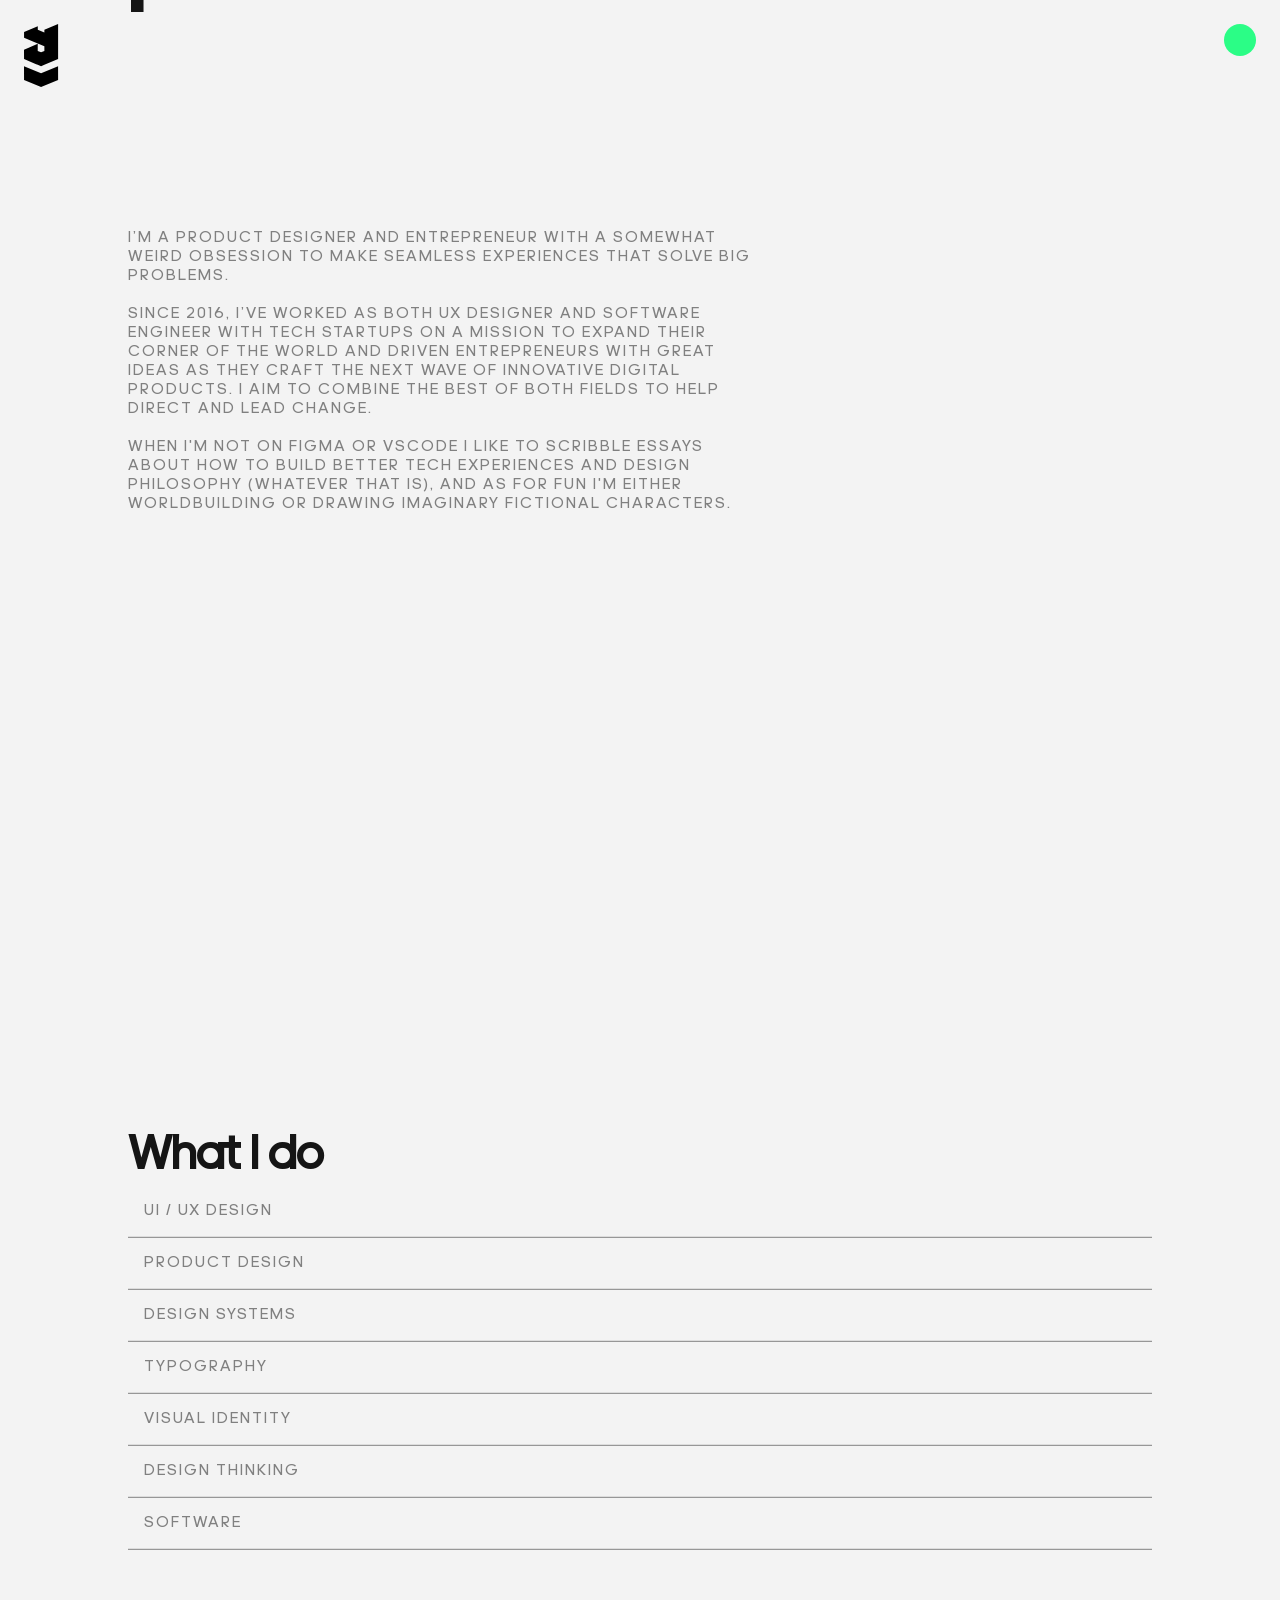
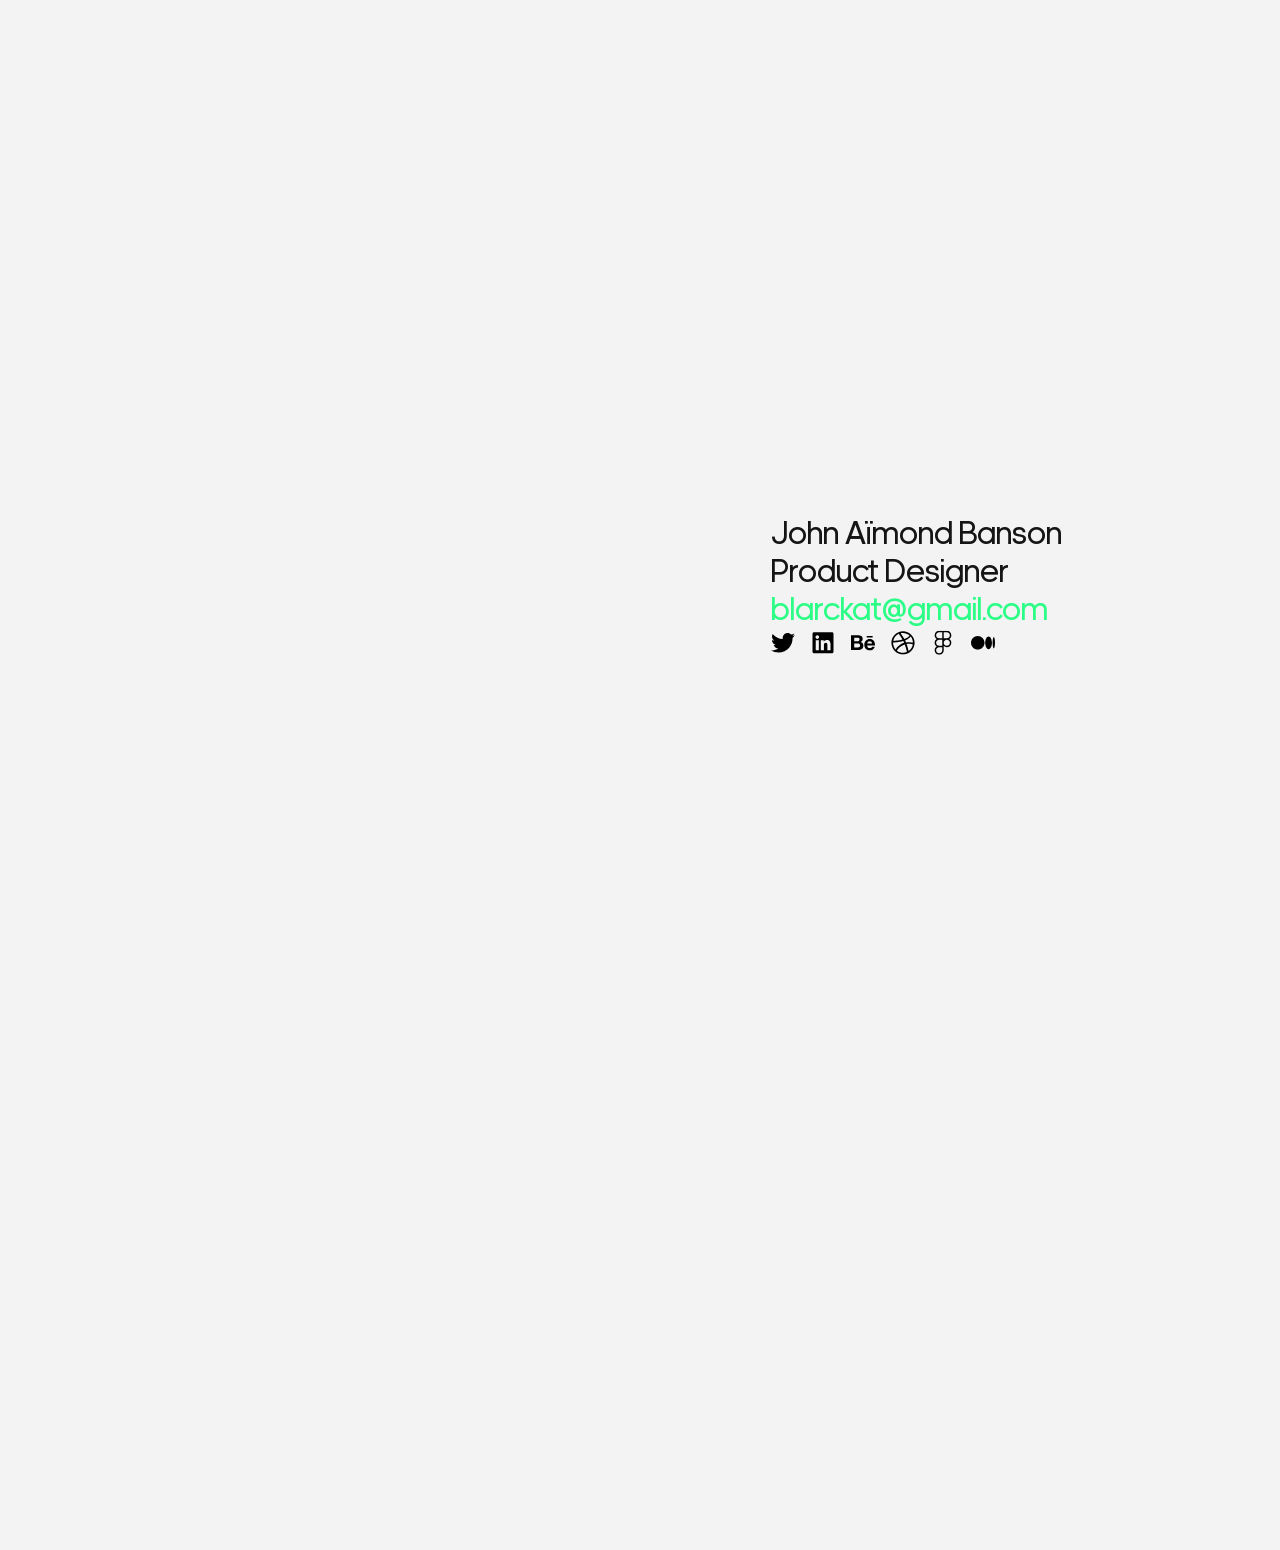
<file: about.html>
<!DOCTYPE html>
<html lang="en">
    <head>
        <meta charset="UTF-8">
        <meta http-equiv="X-UA-Compatible" content="IE=edge">
        <meta name="description" content="John Banson is a UX Design Engineer working with startups and brands to create impact through digital immersive experiences.">
        <meta name="viewport" content="width=device-width, initial-scale=1.0">
        <meta name="keywords" content="Blarckat, John Stephen Aïmond Banson, John Banson, Aïmond, Software Engineer, Brand Strategist, Brand Designer, Design Engineer, Design Portfolio, Professional Designers in Ghana, Professional designers in Accra, Top UX Designers in Africa">
        <meta name="author" content="John Stephen Aïmond Banson (Blarckat)">
        <meta name="twitter:card" content="summary">
        <link rel="stylesheet" href="./css/main.min.css">
        <link rel="icon" href="./favicon.png" type="image/x-icon">
        <title>John Aïmond Banson • About</title>
    </head>
<body>
  <div onclick="closeNav()" id="nav-overlay"></div>
  <nav id="sideNav" class="sideNav">
    <div class="top-row">
      <div id="themeToggle">
        <svg width="24" height="24"><path d="M20.742 13.045a8.088 8.088 0 0 1-2.077.271c-2.135 0-4.14-.83-5.646-2.336a8.025 8.025 0 0 1-2.064-7.723A1 1 0 0 0 9.73 2.034a10.014 10.014 0 0 0-4.489 2.582c-3.898 3.898-3.898 10.243 0 14.143a9.937 9.937 0 0 0 7.072 2.93 9.93 9.93 0 0 0 7.07-2.929 10.007 10.007 0 0 0 2.583-4.491 1.001 1.001 0 0 0-1.224-1.224zm-2.772 4.301a7.947 7.947 0 0 1-5.656 2.343 7.953 7.953 0 0 1-5.658-2.344c-3.118-3.119-3.118-8.195 0-11.314a7.923 7.923 0 0 1 2.06-1.483 10.027 10.027 0 0 0 2.89 7.848 9.972 9.972 0 0 0 7.848 2.891 8.036 8.036 0 0 1-1.484 2.059z"/></svg>
      </div>
      <div class="navClose">
          <svg onclick="closeNav()" width="24" height="24"><path d="m16.192 6.344-4.243 4.242-4.242-4.242-1.414 1.414L10.535 12l-4.242 4.242 1.414 1.414 4.242-4.242 4.243 4.242 1.414-1.414L13.364 12l4.242-4.242z"/></svg>
      </div>
    </div>
    <ul>
        <li><a href="./work.html">Work</a></li>
        <li><a href="./lab.html">Lab</a></li>
        <li><a href="./journal.html">Journal</a></li>
        <li><a href="./journey.html">Journey</a></li>
        <li><a href="./about.html">About</a></li>
  </ul>
  <div class="nav-social">
    <a href="https://twitter.com/blarckat">
      <svg viewBox="0 0 512 512">
        <!-- Twitter Logo -->
        <path
          d="M459.37 151.716c.325 4.548.325 9.097.325 13.645 0 138.72-105.583 298.558-298.558 298.558-59.452 0-114.68-17.219-161.137-47.106 8.447.974 16.568 1.299 25.34 1.299 49.055 0 94.213-16.568 130.274-44.832-46.132-.975-84.792-31.188-98.112-72.772 6.498.974 12.995 1.624 19.818 1.624 9.421 0 18.843-1.3 27.614-3.573-48.081-9.747-84.143-51.98-84.143-102.985v-1.299c13.969 7.797 30.214 12.67 47.431 13.319-28.264-18.843-46.781-51.005-46.781-87.391 0-19.492 5.197-37.36 14.294-52.954 51.655 63.675 129.3 105.258 216.365 109.807-1.624-7.797-2.599-15.918-2.599-24.04 0-57.828 46.782-104.934 104.934-104.934 30.213 0 57.502 12.67 76.67 33.137 23.715-4.548 46.456-13.32 66.599-25.34-7.798 24.366-24.366 44.833-46.132 57.827 21.117-2.273 41.584-8.122 60.426-16.243-14.292 20.791-32.161 39.308-52.628 54.253z"
        />
      </svg>
    </a>
    <a href="https://www.linkedin.com/in/blarckat">
      <svg viewBox="0 0 448 512">
        <!-- LinkedIn logo -->
        <path
          d="M416 32H31.9C14.3 32 0 46.5 0 64.3v383.4C0 465.5 14.3 480 31.9 480H416c17.6 0 32-14.5 32-32.3V64.3c0-17.8-14.4-32.3-32-32.3zM135.4 416H69V202.2h66.5V416zm-33.2-243c-21.3 0-38.5-17.3-38.5-38.5S80.9 96 102.2 96c21.2 0 38.5 17.3 38.5 38.5 0 21.3-17.2 38.5-38.5 38.5zm282.1 243h-66.4V312c0-24.8-.5-56.7-34.5-56.7-34.6 0-39.9 27-39.9 54.9V416h-66.4V202.2h63.7v29.2h.9c8.9-16.8 30.6-34.5 62.9-34.5 67.2 0 79.7 44.3 79.7 101.9V416z"
        />
      </svg>
    </a>
    <a href="https://www.behance.net/blarckat">
      <svg viewBox="0 0 576 512">
        <!-- Behance logo -->
        <path
          d="M232 237.2c31.8-15.2 48.4-38.2 48.4-74 0-70.6-52.6-87.8-113.3-87.8H0v354.4h171.8c64.4 0 124.9-30.9 124.9-102.9 0-44.5-21.1-77.4-64.7-89.7zM77.9 135.9H151c28.1 0 53.4 7.9 53.4 40.5 0 30.1-19.7 42.2-47.5 42.2h-79v-82.7zm83.3 233.7H77.9V272h84.9c34.3 0 56 14.3 56 50.6 0 35.8-25.9 47-57.6 47zm358.5-240.7H376V94h143.7v34.9zM576 305.2c0-75.9-44.4-139.2-124.9-139.2-78.2 0-131.3 58.8-131.3 135.8 0 79.9 50.3 134.7 131.3 134.7 61.3 0 101-27.6 120.1-86.3H509c-6.7 21.9-34.3 33.5-55.7 33.5-41.3 0-63-24.2-63-65.3h185.1c.3-4.2.6-8.7.6-13.2zM390.4 274c2.3-33.7 24.7-54.8 58.5-54.8 35.4 0 53.2 20.8 56.2 54.8H390.4z"
        />
      </svg>
    </a>
    <a href="https://www.dribbble.com/blarckat">
      <svg viewBox="0 0 512 512">
        <!-- Dribbble logo -->
        <path
          d="M256 8C119.252 8 8 119.252 8 256s111.252 248 248 248 248-111.252 248-248S392.748 8 256 8zm163.97 114.366c29.503 36.046 47.369 81.957 47.835 131.955-6.984-1.477-77.018-15.682-147.502-6.818-5.752-14.041-11.181-26.393-18.617-41.614 78.321-31.977 113.818-77.482 118.284-83.523zM396.421 97.87c-3.81 5.427-35.697 48.286-111.021 76.519-34.712-63.776-73.185-116.168-79.04-124.008 67.176-16.193 137.966 1.27 190.061 47.489zm-230.48-33.25c5.585 7.659 43.438 60.116 78.537 122.509-99.087 26.313-186.36 25.934-195.834 25.809C62.38 147.205 106.678 92.573 165.941 64.62zM44.17 256.323c0-2.166.043-4.322.108-6.473 9.268.19 111.92 1.513 217.706-30.146 6.064 11.868 11.857 23.915 17.174 35.949-76.599 21.575-146.194 83.527-180.531 142.306C64.794 360.405 44.17 310.73 44.17 256.323zm81.807 167.113c22.127-45.233 82.178-103.622 167.579-132.756 29.74 77.283 42.039 142.053 45.189 160.638-68.112 29.013-150.015 21.053-212.768-27.882zm248.38 8.489c-2.171-12.886-13.446-74.897-41.152-151.033 66.38-10.626 124.7 6.768 131.947 9.055-9.442 58.941-43.273 109.844-90.795 141.978z"
        />
      </svg>
    </a>
    <a href="https://www.figma.com/@blarckat">
      <svg viewBox="0 0 384 512">
        <!-- Figma logo -->
        <path
          d="M14 95.7924C14 42.8877 56.8878 0 109.793 0H274.161C327.066 0 369.954 42.8877 369.954 95.7924C369.954 129.292 352.758 158.776 326.711 175.897C352.758 193.019 369.954 222.502 369.954 256.002C369.954 308.907 327.066 351.795 274.161 351.795H272.081C247.279 351.795 224.678 342.369 207.666 326.904V415.167C207.666 468.777 163.657 512 110.309 512C57.5361 512 14 469.243 14 416.207C14 382.709 31.1945 353.227 57.2392 336.105C31.1945 318.983 14 289.5 14 256.002C14 222.502 31.196 193.019 57.2425 175.897C31.196 158.776 14 129.292 14 95.7924ZM176.288 191.587H109.793C74.2172 191.587 45.3778 220.427 45.3778 256.002C45.3778 291.44 73.9948 320.194 109.381 320.416C109.518 320.415 109.655 320.415 109.793 320.415H176.288V191.587ZM207.666 256.002C207.666 291.577 236.505 320.417 272.081 320.417H274.161C309.737 320.417 338.576 291.577 338.576 256.002C338.576 220.427 309.737 191.587 274.161 191.587H272.081C236.505 191.587 207.666 220.427 207.666 256.002ZM109.793 351.795C109.655 351.795 109.518 351.794 109.381 351.794C73.9948 352.015 45.3778 380.769 45.3778 416.207C45.3778 451.652 74.6025 480.622 110.309 480.622C146.591 480.622 176.288 451.186 176.288 415.167V351.795H109.793ZM109.793 31.3778C74.2172 31.3778 45.3778 60.2173 45.3778 95.7924C45.3778 131.368 74.2172 160.207 109.793 160.207H176.288V31.3778H109.793ZM207.666 160.207H274.161C309.737 160.207 338.576 131.368 338.576 95.7924C338.576 60.2173 309.737 31.3778 274.161 31.3778H207.666V160.207Z"
        />
      </svg>
    </a>
    <a href="https://blarckat.medium.com">
      <svg viewBox="0 0 640 512">
        <!-- Medium logo -->
        <path
          d="M180.5,74.262C80.813,74.262,0,155.633,0,256S80.819,437.738,180.5,437.738,361,356.373,361,256,280.191,74.262,180.5,74.262Zm288.25,10.646c-49.845,0-90.245,76.619-90.245,171.095s40.406,171.1,90.251,171.1,90.251-76.619,90.251-171.1H559C559,161.5,518.6,84.908,468.752,84.908Zm139.506,17.821c-17.526,0-31.735,68.628-31.735,153.274s14.2,153.274,31.735,153.274S640,340.631,640,256C640,171.351,625.785,102.729,608.258,102.729Z"
        />
      </svg>
    </a>
  </div>
</nav>
    <div class="appbar">
      <a href="index.html" class="logo-header">
        <svg viewBox="0 0 26 32">
          <path
            d="M12.9925 0V13.3574L7.7622 15.5556L6.50218 16.0721L5.23028 15.5435L4.62404 15.3033L4.61215 15.2913L0.023774 13.3694L0 9.84985L1.99701 8.94895L5.23028 7.48348V10.2703L6.50218 10.7868L7.7622 10.2703V8.46847L3.62553 6.73874L0.023774 5.22523V3.03904L5.25405 0.840841V2.1982L7.7622 3.25526V2.1982L12.9925 0Z"
          />
          <path
            d="M0.023774 21.3574L0 16.0721L6.50218 18.7147L12.9806 16.0721L12.9925 21.3574L6.50218 24L0.023774 21.3574Z"
          />
        </svg>
      </a>
      <a onclick="openNav()" class="menu-button">
        <!-- <svg xmlns="http://www.w3.org/2000/svg" width="48" height="48"><path d="M4 6h16v2H4zm0 5h16v2H4zm0 5h16v2H4z"/></svg> -->
      </a>
    </div>
    <div class="smoothScroll">
      <header class="content-padding about-header">
        <div class="hero">
            <h1>Nothing is true. Everything is permitted.</h1>
          </div>
        </header>
        <section class="content-padding half-sided-container compact-list">
        <p>I’m a product designer and entrepreneur with a somewhat weird obsession to make seamless experiences that solve big problems.</p>
        <br>
        <p>
          Since 2016, I’ve worked as both UX designer and software engineer with tech startups on a mission to expand their corner of the world and driven entrepreneurs with great ideas as they craft the next wave of innovative digital products. I aim to combine the best of both fields to help direct and lead change.
        </p>
        <br>
        <p>
          When I'm not on Figma or VSCode I like to scribble essays about how to build better tech experiences and design philosophy (whatever that is), and as for fun I'm either worldbuilding or drawing imaginary fictional characters.
        
        </p>
    </section>
    <section class="content-padding">
        <h3>What I do</h3>
        <ul class="compact-list">
            <li><p>UI / UX Design</p></li>
            <li><p>Product Design</p></li>
            <li><p>Design Systems</p></li>
            <li><p>Typography</p></li>
            <li><p>Visual Identity</p></li>
            <li><p>Design Thinking</p></li>
            <li><p>Software</p></li>
        </ul>
    </section>
    <footer>
        <div class="footer-content content-padding">
            <div class="footer-text">
            <p>John Aïmond Banson</p>
            <p>Product Designer</p>
            <a href="mailto:blarckat@gmail.com">blarckat@gmail.com</a>

            </div>
            <div class="footer-social">
                <a href="https://twitter.com/blarckat">
                    <svg viewBox="0 0 512 512">
                        <!-- Twitter Logo -->
                        <path d="M459.37 151.716c.325 4.548.325 9.097.325 13.645 0 138.72-105.583 298.558-298.558 298.558-59.452 0-114.68-17.219-161.137-47.106 8.447.974 16.568 1.299 25.34 1.299 49.055 0 94.213-16.568 130.274-44.832-46.132-.975-84.792-31.188-98.112-72.772 6.498.974 12.995 1.624 19.818 1.624 9.421 0 18.843-1.3 27.614-3.573-48.081-9.747-84.143-51.98-84.143-102.985v-1.299c13.969 7.797 30.214 12.67 47.431 13.319-28.264-18.843-46.781-51.005-46.781-87.391 0-19.492 5.197-37.36 14.294-52.954 51.655 63.675 129.3 105.258 216.365 109.807-1.624-7.797-2.599-15.918-2.599-24.04 0-57.828 46.782-104.934 104.934-104.934 30.213 0 57.502 12.67 76.67 33.137 23.715-4.548 46.456-13.32 66.599-25.34-7.798 24.366-24.366 44.833-46.132 57.827 21.117-2.273 41.584-8.122 60.426-16.243-14.292 20.791-32.161 39.308-52.628 54.253z"/>
                    </svg>
                </a>
                <a href="https://www.linkedin.com/in/blarckat">
                    <svg viewBox="0 0 448 512">
                        <!-- LinkedIn logo -->
                        <path d="M416 32H31.9C14.3 32 0 46.5 0 64.3v383.4C0 465.5 14.3 480 31.9 480H416c17.6 0 32-14.5 32-32.3V64.3c0-17.8-14.4-32.3-32-32.3zM135.4 416H69V202.2h66.5V416zm-33.2-243c-21.3 0-38.5-17.3-38.5-38.5S80.9 96 102.2 96c21.2 0 38.5 17.3 38.5 38.5 0 21.3-17.2 38.5-38.5 38.5zm282.1 243h-66.4V312c0-24.8-.5-56.7-34.5-56.7-34.6 0-39.9 27-39.9 54.9V416h-66.4V202.2h63.7v29.2h.9c8.9-16.8 30.6-34.5 62.9-34.5 67.2 0 79.7 44.3 79.7 101.9V416z"/>                    </svg>
                </a>
                <a href="https://www.behance.net/blarckat">
                    <svg viewBox="0 0 576 512">
                        <!-- Behance logo -->
                        <path d="M232 237.2c31.8-15.2 48.4-38.2 48.4-74 0-70.6-52.6-87.8-113.3-87.8H0v354.4h171.8c64.4 0 124.9-30.9 124.9-102.9 0-44.5-21.1-77.4-64.7-89.7zM77.9 135.9H151c28.1 0 53.4 7.9 53.4 40.5 0 30.1-19.7 42.2-47.5 42.2h-79v-82.7zm83.3 233.7H77.9V272h84.9c34.3 0 56 14.3 56 50.6 0 35.8-25.9 47-57.6 47zm358.5-240.7H376V94h143.7v34.9zM576 305.2c0-75.9-44.4-139.2-124.9-139.2-78.2 0-131.3 58.8-131.3 135.8 0 79.9 50.3 134.7 131.3 134.7 61.3 0 101-27.6 120.1-86.3H509c-6.7 21.9-34.3 33.5-55.7 33.5-41.3 0-63-24.2-63-65.3h185.1c.3-4.2.6-8.7.6-13.2zM390.4 274c2.3-33.7 24.7-54.8 58.5-54.8 35.4 0 53.2 20.8 56.2 54.8H390.4z"/>
                    </svg>
                </a>
                <a href="https://www.dribbble.com/blarckat">
                    <svg viewBox="0 0 512 512">
                        <!-- Dribbble logo -->
                        <path d="M256 8C119.252 8 8 119.252 8 256s111.252 248 248 248 248-111.252 248-248S392.748 8 256 8zm163.97 114.366c29.503 36.046 47.369 81.957 47.835 131.955-6.984-1.477-77.018-15.682-147.502-6.818-5.752-14.041-11.181-26.393-18.617-41.614 78.321-31.977 113.818-77.482 118.284-83.523zM396.421 97.87c-3.81 5.427-35.697 48.286-111.021 76.519-34.712-63.776-73.185-116.168-79.04-124.008 67.176-16.193 137.966 1.27 190.061 47.489zm-230.48-33.25c5.585 7.659 43.438 60.116 78.537 122.509-99.087 26.313-186.36 25.934-195.834 25.809C62.38 147.205 106.678 92.573 165.941 64.62zM44.17 256.323c0-2.166.043-4.322.108-6.473 9.268.19 111.92 1.513 217.706-30.146 6.064 11.868 11.857 23.915 17.174 35.949-76.599 21.575-146.194 83.527-180.531 142.306C64.794 360.405 44.17 310.73 44.17 256.323zm81.807 167.113c22.127-45.233 82.178-103.622 167.579-132.756 29.74 77.283 42.039 142.053 45.189 160.638-68.112 29.013-150.015 21.053-212.768-27.882zm248.38 8.489c-2.171-12.886-13.446-74.897-41.152-151.033 66.38-10.626 124.7 6.768 131.947 9.055-9.442 58.941-43.273 109.844-90.795 141.978z"/>
                    </svg>
                </a>
                <a href="https://www.figma.com/@blarckat">
                    <svg viewBox="0 0 384 512" >
                        <!-- Figma logo -->
                        <path d="M14 95.7924C14 42.8877 56.8878 0 109.793 0H274.161C327.066 0 369.954 42.8877 369.954 95.7924C369.954 129.292 352.758 158.776 326.711 175.897C352.758 193.019 369.954 222.502 369.954 256.002C369.954 308.907 327.066 351.795 274.161 351.795H272.081C247.279 351.795 224.678 342.369 207.666 326.904V415.167C207.666 468.777 163.657 512 110.309 512C57.5361 512 14 469.243 14 416.207C14 382.709 31.1945 353.227 57.2392 336.105C31.1945 318.983 14 289.5 14 256.002C14 222.502 31.196 193.019 57.2425 175.897C31.196 158.776 14 129.292 14 95.7924ZM176.288 191.587H109.793C74.2172 191.587 45.3778 220.427 45.3778 256.002C45.3778 291.44 73.9948 320.194 109.381 320.416C109.518 320.415 109.655 320.415 109.793 320.415H176.288V191.587ZM207.666 256.002C207.666 291.577 236.505 320.417 272.081 320.417H274.161C309.737 320.417 338.576 291.577 338.576 256.002C338.576 220.427 309.737 191.587 274.161 191.587H272.081C236.505 191.587 207.666 220.427 207.666 256.002ZM109.793 351.795C109.655 351.795 109.518 351.794 109.381 351.794C73.9948 352.015 45.3778 380.769 45.3778 416.207C45.3778 451.652 74.6025 480.622 110.309 480.622C146.591 480.622 176.288 451.186 176.288 415.167V351.795H109.793ZM109.793 31.3778C74.2172 31.3778 45.3778 60.2173 45.3778 95.7924C45.3778 131.368 74.2172 160.207 109.793 160.207H176.288V31.3778H109.793ZM207.666 160.207H274.161C309.737 160.207 338.576 131.368 338.576 95.7924C338.576 60.2173 309.737 31.3778 274.161 31.3778H207.666V160.207Z"/>
                    </svg>
                </a>
                <a href="https://blarckat.medium.com">
                    <svg viewBox="0 0 640 512">
                        <!-- Medium logo -->
                        <path d="M180.5,74.262C80.813,74.262,0,155.633,0,256S80.819,437.738,180.5,437.738,361,356.373,361,256,280.191,74.262,180.5,74.262Zm288.25,10.646c-49.845,0-90.245,76.619-90.245,171.095s40.406,171.1,90.251,171.1,90.251-76.619,90.251-171.1H559C559,161.5,518.6,84.908,468.752,84.908Zm139.506,17.821c-17.526,0-31.735,68.628-31.735,153.274s14.2,153.274,31.735,153.274S640,340.631,640,256C640,171.351,625.785,102.729,608.258,102.729Z"/>
                    </svg>
                </a>
               
            </div>
        </div>
    </footer>
    </div>
    <script src="./scripts/app.js"></script>
</body>
</html>
</file>
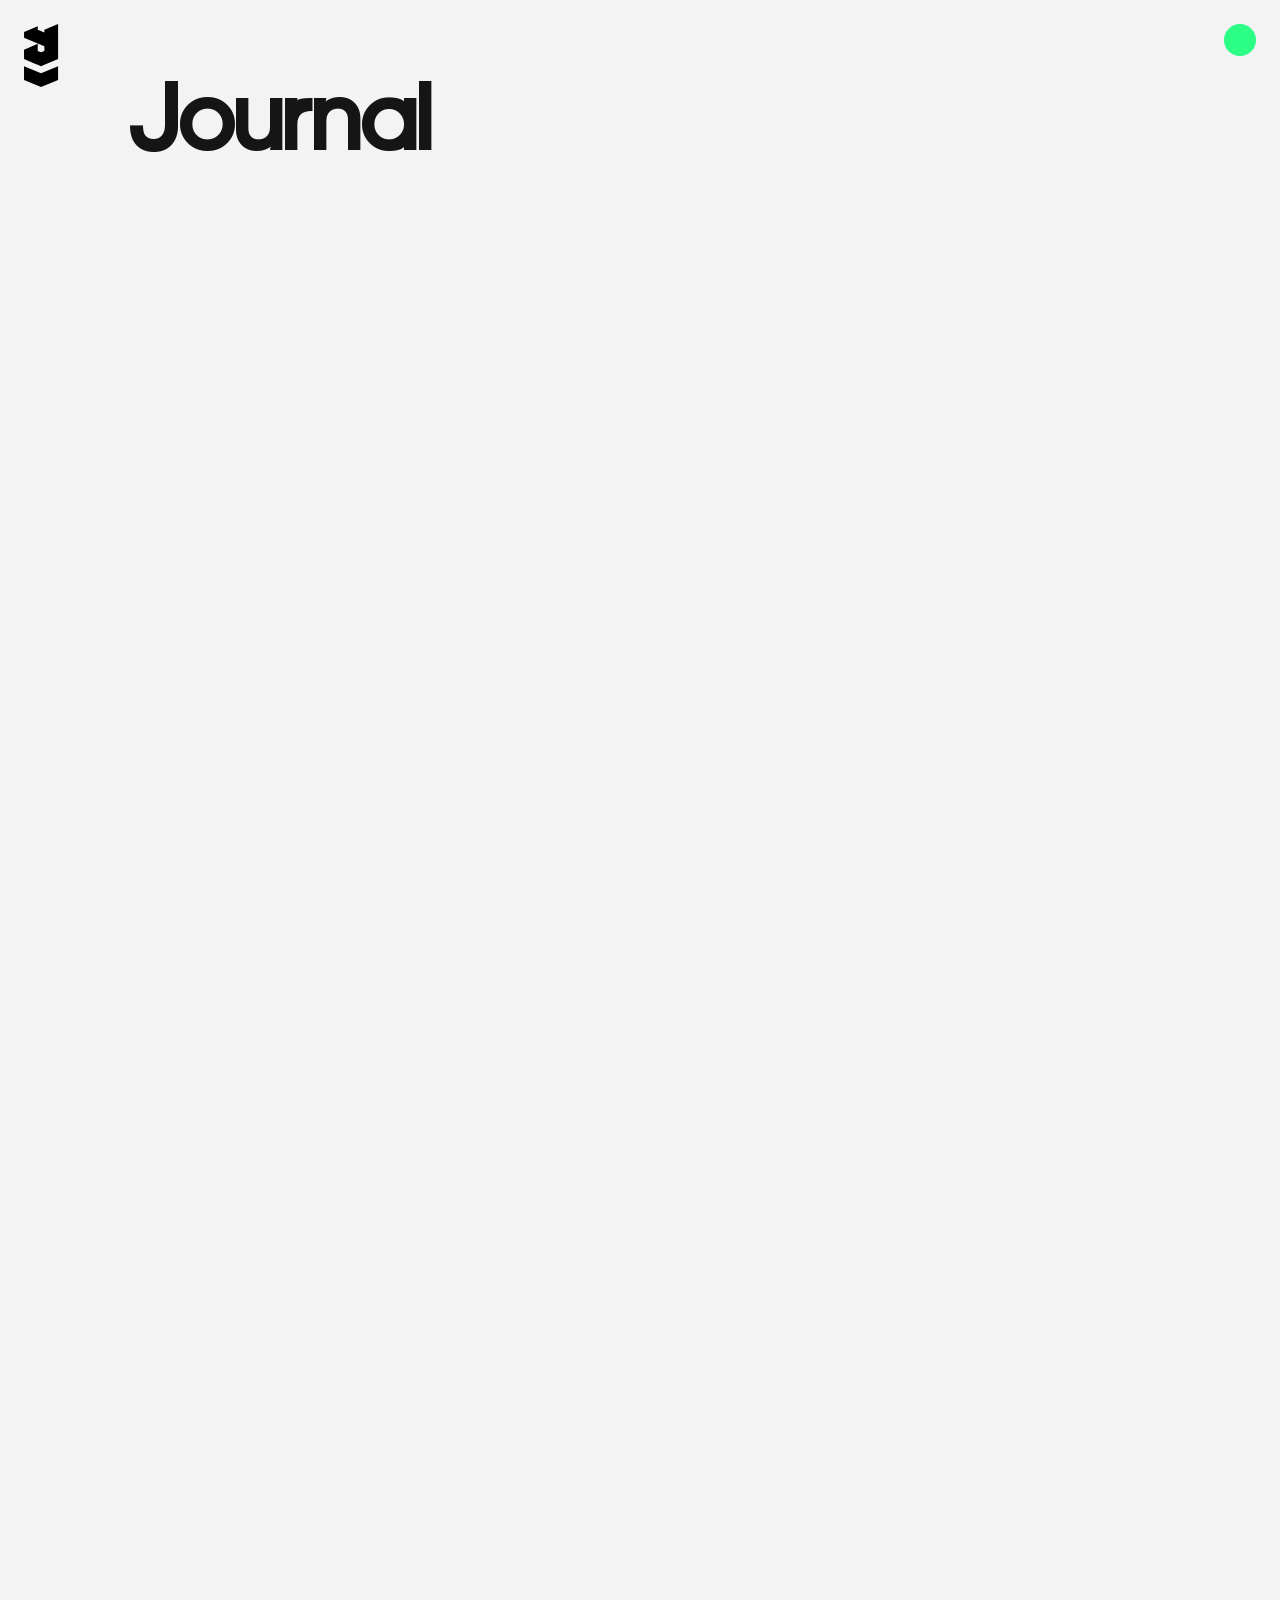
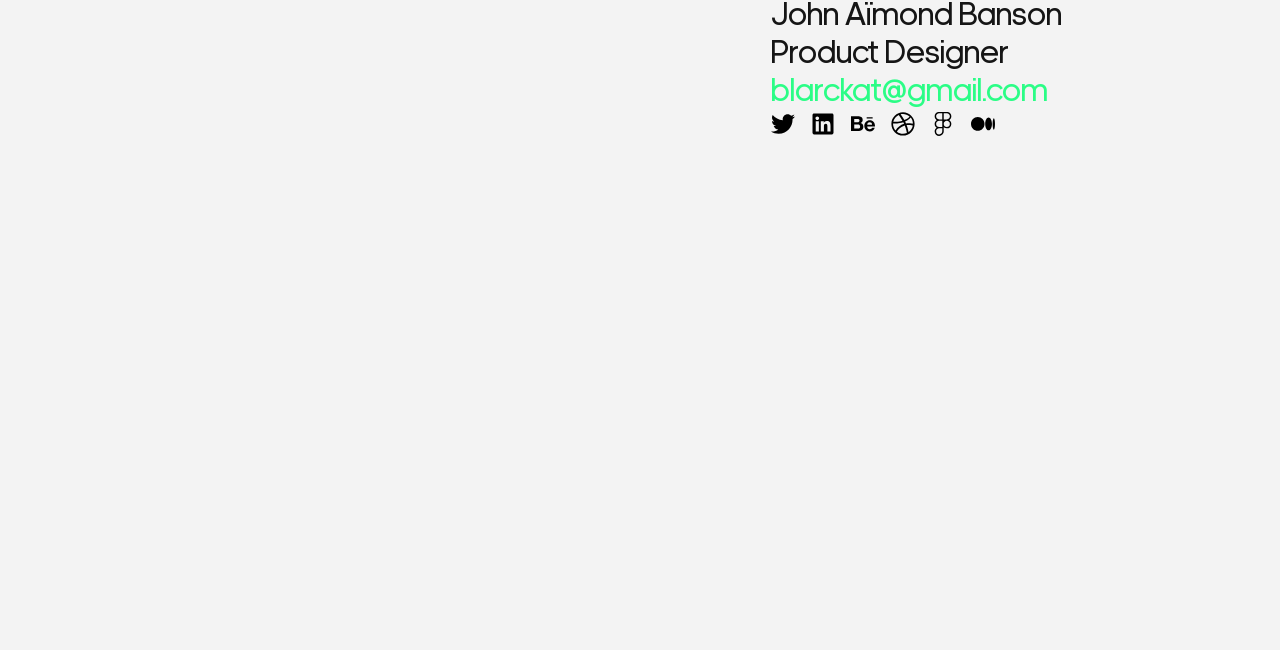
<file: journal.html>
<!DOCTYPE html>
<html lang="en">
    <head>
        <meta charset="UTF-8">
        <meta http-equiv="X-UA-Compatible" content="IE=edge">
        <meta name="description" content="John Banson is a UX Design Engineer working with startups and brands to create impact through digital immersive experiences.">
        <meta name="viewport" content="width=device-width, initial-scale=1.0">
        <meta name="keywords" content="Blarckat, John Stephen Aïmond Banson, John Banson, Aïmond, Software Engineer, Brand Strategist, Brand Designer, Design Engineer, Design Portfolio, Professional Designers in Ghana, Professional designers in Accra, Top UX Designers in Africa">
        <meta name="author" content="John Stephen Aïmond Banson (Blarckat)">
        <meta name="twitter:card" content="summary">
        <link rel="stylesheet" href="./css/main.min.css">
        <link rel="icon" href="./favicon.png" type="image/x-icon">
        <title>John Aïmond Banson • About</title>
    </head>
<body>
<div onclick="closeNav()" id="nav-overlay"></div>
  <nav id="sideNav" class="sideNav">
    <div class="top-row">
      <div id="themeToggle">
        <svg width="24" height="24"><path d="M20.742 13.045a8.088 8.088 0 0 1-2.077.271c-2.135 0-4.14-.83-5.646-2.336a8.025 8.025 0 0 1-2.064-7.723A1 1 0 0 0 9.73 2.034a10.014 10.014 0 0 0-4.489 2.582c-3.898 3.898-3.898 10.243 0 14.143a9.937 9.937 0 0 0 7.072 2.93 9.93 9.93 0 0 0 7.07-2.929 10.007 10.007 0 0 0 2.583-4.491 1.001 1.001 0 0 0-1.224-1.224zm-2.772 4.301a7.947 7.947 0 0 1-5.656 2.343 7.953 7.953 0 0 1-5.658-2.344c-3.118-3.119-3.118-8.195 0-11.314a7.923 7.923 0 0 1 2.06-1.483 10.027 10.027 0 0 0 2.89 7.848 9.972 9.972 0 0 0 7.848 2.891 8.036 8.036 0 0 1-1.484 2.059z"/></svg>
      </div>
      <div class="navClose">
          <svg onclick="closeNav()" width="24" height="24"><path d="m16.192 6.344-4.243 4.242-4.242-4.242-1.414 1.414L10.535 12l-4.242 4.242 1.414 1.414 4.242-4.242 4.243 4.242 1.414-1.414L13.364 12l4.242-4.242z"/></svg>
      </div>
    </div>
    <ul>
        <li><a href="./work.html">Work</a></li>
        <li><a href="./lab.html">Lab</a></li>
        <li><a href="./journal.html">Journal</a></li>
        <li><a href="./journey.html">Journey</a></li>
        <li><a href="./about.html">About</a></li>
  </ul>
  <div class="nav-social">
    <a href="https://twitter.com/blarckat">
      <svg viewBox="0 0 512 512">
        <!-- Twitter Logo -->
        <path
          d="M459.37 151.716c.325 4.548.325 9.097.325 13.645 0 138.72-105.583 298.558-298.558 298.558-59.452 0-114.68-17.219-161.137-47.106 8.447.974 16.568 1.299 25.34 1.299 49.055 0 94.213-16.568 130.274-44.832-46.132-.975-84.792-31.188-98.112-72.772 6.498.974 12.995 1.624 19.818 1.624 9.421 0 18.843-1.3 27.614-3.573-48.081-9.747-84.143-51.98-84.143-102.985v-1.299c13.969 7.797 30.214 12.67 47.431 13.319-28.264-18.843-46.781-51.005-46.781-87.391 0-19.492 5.197-37.36 14.294-52.954 51.655 63.675 129.3 105.258 216.365 109.807-1.624-7.797-2.599-15.918-2.599-24.04 0-57.828 46.782-104.934 104.934-104.934 30.213 0 57.502 12.67 76.67 33.137 23.715-4.548 46.456-13.32 66.599-25.34-7.798 24.366-24.366 44.833-46.132 57.827 21.117-2.273 41.584-8.122 60.426-16.243-14.292 20.791-32.161 39.308-52.628 54.253z"
        />
      </svg>
    </a>
    <a href="https://www.linkedin.com/in/blarckat">
      <svg viewBox="0 0 448 512">
        <!-- LinkedIn logo -->
        <path
          d="M416 32H31.9C14.3 32 0 46.5 0 64.3v383.4C0 465.5 14.3 480 31.9 480H416c17.6 0 32-14.5 32-32.3V64.3c0-17.8-14.4-32.3-32-32.3zM135.4 416H69V202.2h66.5V416zm-33.2-243c-21.3 0-38.5-17.3-38.5-38.5S80.9 96 102.2 96c21.2 0 38.5 17.3 38.5 38.5 0 21.3-17.2 38.5-38.5 38.5zm282.1 243h-66.4V312c0-24.8-.5-56.7-34.5-56.7-34.6 0-39.9 27-39.9 54.9V416h-66.4V202.2h63.7v29.2h.9c8.9-16.8 30.6-34.5 62.9-34.5 67.2 0 79.7 44.3 79.7 101.9V416z"
        />
      </svg>
    </a>
    <a href="https://www.behance.net/blarckat">
      <svg viewBox="0 0 576 512">
        <!-- Behance logo -->
        <path
          d="M232 237.2c31.8-15.2 48.4-38.2 48.4-74 0-70.6-52.6-87.8-113.3-87.8H0v354.4h171.8c64.4 0 124.9-30.9 124.9-102.9 0-44.5-21.1-77.4-64.7-89.7zM77.9 135.9H151c28.1 0 53.4 7.9 53.4 40.5 0 30.1-19.7 42.2-47.5 42.2h-79v-82.7zm83.3 233.7H77.9V272h84.9c34.3 0 56 14.3 56 50.6 0 35.8-25.9 47-57.6 47zm358.5-240.7H376V94h143.7v34.9zM576 305.2c0-75.9-44.4-139.2-124.9-139.2-78.2 0-131.3 58.8-131.3 135.8 0 79.9 50.3 134.7 131.3 134.7 61.3 0 101-27.6 120.1-86.3H509c-6.7 21.9-34.3 33.5-55.7 33.5-41.3 0-63-24.2-63-65.3h185.1c.3-4.2.6-8.7.6-13.2zM390.4 274c2.3-33.7 24.7-54.8 58.5-54.8 35.4 0 53.2 20.8 56.2 54.8H390.4z"
        />
      </svg>
    </a>
    <a href="https://www.dribbble.com/blarckat">
      <svg viewBox="0 0 512 512">
        <!-- Dribbble logo -->
        <path
          d="M256 8C119.252 8 8 119.252 8 256s111.252 248 248 248 248-111.252 248-248S392.748 8 256 8zm163.97 114.366c29.503 36.046 47.369 81.957 47.835 131.955-6.984-1.477-77.018-15.682-147.502-6.818-5.752-14.041-11.181-26.393-18.617-41.614 78.321-31.977 113.818-77.482 118.284-83.523zM396.421 97.87c-3.81 5.427-35.697 48.286-111.021 76.519-34.712-63.776-73.185-116.168-79.04-124.008 67.176-16.193 137.966 1.27 190.061 47.489zm-230.48-33.25c5.585 7.659 43.438 60.116 78.537 122.509-99.087 26.313-186.36 25.934-195.834 25.809C62.38 147.205 106.678 92.573 165.941 64.62zM44.17 256.323c0-2.166.043-4.322.108-6.473 9.268.19 111.92 1.513 217.706-30.146 6.064 11.868 11.857 23.915 17.174 35.949-76.599 21.575-146.194 83.527-180.531 142.306C64.794 360.405 44.17 310.73 44.17 256.323zm81.807 167.113c22.127-45.233 82.178-103.622 167.579-132.756 29.74 77.283 42.039 142.053 45.189 160.638-68.112 29.013-150.015 21.053-212.768-27.882zm248.38 8.489c-2.171-12.886-13.446-74.897-41.152-151.033 66.38-10.626 124.7 6.768 131.947 9.055-9.442 58.941-43.273 109.844-90.795 141.978z"
        />
      </svg>
    </a>
    <a href="https://www.figma.com/@blarckat">
      <svg viewBox="0 0 384 512">
        <!-- Figma logo -->
        <path
          d="M14 95.7924C14 42.8877 56.8878 0 109.793 0H274.161C327.066 0 369.954 42.8877 369.954 95.7924C369.954 129.292 352.758 158.776 326.711 175.897C352.758 193.019 369.954 222.502 369.954 256.002C369.954 308.907 327.066 351.795 274.161 351.795H272.081C247.279 351.795 224.678 342.369 207.666 326.904V415.167C207.666 468.777 163.657 512 110.309 512C57.5361 512 14 469.243 14 416.207C14 382.709 31.1945 353.227 57.2392 336.105C31.1945 318.983 14 289.5 14 256.002C14 222.502 31.196 193.019 57.2425 175.897C31.196 158.776 14 129.292 14 95.7924ZM176.288 191.587H109.793C74.2172 191.587 45.3778 220.427 45.3778 256.002C45.3778 291.44 73.9948 320.194 109.381 320.416C109.518 320.415 109.655 320.415 109.793 320.415H176.288V191.587ZM207.666 256.002C207.666 291.577 236.505 320.417 272.081 320.417H274.161C309.737 320.417 338.576 291.577 338.576 256.002C338.576 220.427 309.737 191.587 274.161 191.587H272.081C236.505 191.587 207.666 220.427 207.666 256.002ZM109.793 351.795C109.655 351.795 109.518 351.794 109.381 351.794C73.9948 352.015 45.3778 380.769 45.3778 416.207C45.3778 451.652 74.6025 480.622 110.309 480.622C146.591 480.622 176.288 451.186 176.288 415.167V351.795H109.793ZM109.793 31.3778C74.2172 31.3778 45.3778 60.2173 45.3778 95.7924C45.3778 131.368 74.2172 160.207 109.793 160.207H176.288V31.3778H109.793ZM207.666 160.207H274.161C309.737 160.207 338.576 131.368 338.576 95.7924C338.576 60.2173 309.737 31.3778 274.161 31.3778H207.666V160.207Z"
        />
      </svg>
    </a>
    <a href="https://blarckat.medium.com">
      <svg viewBox="0 0 640 512">
        <!-- Medium logo -->
        <path
          d="M180.5,74.262C80.813,74.262,0,155.633,0,256S80.819,437.738,180.5,437.738,361,356.373,361,256,280.191,74.262,180.5,74.262Zm288.25,10.646c-49.845,0-90.245,76.619-90.245,171.095s40.406,171.1,90.251,171.1,90.251-76.619,90.251-171.1H559C559,161.5,518.6,84.908,468.752,84.908Zm139.506,17.821c-17.526,0-31.735,68.628-31.735,153.274s14.2,153.274,31.735,153.274S640,340.631,640,256C640,171.351,625.785,102.729,608.258,102.729Z"
        />
      </svg>
    </a>
  </div>
</nav>
    <div class="appbar">
      <a href="index.html" class="logo-header">
        <svg viewBox="0 0 26 32">
          <path
            d="M12.9925 0V13.3574L7.7622 15.5556L6.50218 16.0721L5.23028 15.5435L4.62404 15.3033L4.61215 15.2913L0.023774 13.3694L0 9.84985L1.99701 8.94895L5.23028 7.48348V10.2703L6.50218 10.7868L7.7622 10.2703V8.46847L3.62553 6.73874L0.023774 5.22523V3.03904L5.25405 0.840841V2.1982L7.7622 3.25526V2.1982L12.9925 0Z"
          />
          <path
            d="M0.023774 21.3574L0 16.0721L6.50218 18.7147L12.9806 16.0721L12.9925 21.3574L6.50218 24L0.023774 21.3574Z"
          />
        </svg>
      </a>
      <a onclick="openNav()" class="menu-button">
        <!-- <svg xmlns="http://www.w3.org/2000/svg" width="48" height="48"><path d="M4 6h16v2H4zm0 5h16v2H4zm0 5h16v2H4z"/></svg> -->
      </a>
    </div>
    <div class="smoothScroll">
      <header class="content-padding about-header">
        <div class="hero">
            <h1>Journal</h1>
            <p>Sharing thoughts and experiences on design, philosophy, and life. I have not written anything yet.</p>
        </div>
    </header>
    <section class="content-padding">
    </section>
    <footer>
        <div class="footer-content content-padding">
            <div class="footer-text">
            <p>John Aïmond Banson</p>
            <p>Product Designer</p>
            <a href="mailto:blarckat@gmail.com">blarckat@gmail.com</a>

            </div>
            <div class="footer-social">
                <a href="https://twitter.com/blarckat">
                    <svg viewBox="0 0 512 512">
                        <!-- Twitter Logo -->
                        <path d="M459.37 151.716c.325 4.548.325 9.097.325 13.645 0 138.72-105.583 298.558-298.558 298.558-59.452 0-114.68-17.219-161.137-47.106 8.447.974 16.568 1.299 25.34 1.299 49.055 0 94.213-16.568 130.274-44.832-46.132-.975-84.792-31.188-98.112-72.772 6.498.974 12.995 1.624 19.818 1.624 9.421 0 18.843-1.3 27.614-3.573-48.081-9.747-84.143-51.98-84.143-102.985v-1.299c13.969 7.797 30.214 12.67 47.431 13.319-28.264-18.843-46.781-51.005-46.781-87.391 0-19.492 5.197-37.36 14.294-52.954 51.655 63.675 129.3 105.258 216.365 109.807-1.624-7.797-2.599-15.918-2.599-24.04 0-57.828 46.782-104.934 104.934-104.934 30.213 0 57.502 12.67 76.67 33.137 23.715-4.548 46.456-13.32 66.599-25.34-7.798 24.366-24.366 44.833-46.132 57.827 21.117-2.273 41.584-8.122 60.426-16.243-14.292 20.791-32.161 39.308-52.628 54.253z"/>
                    </svg>
                </a>
                <a href="https://www.linkedin.com/in/blarckat">
                    <svg viewBox="0 0 448 512">
                        <!-- LinkedIn logo -->
                        <path d="M416 32H31.9C14.3 32 0 46.5 0 64.3v383.4C0 465.5 14.3 480 31.9 480H416c17.6 0 32-14.5 32-32.3V64.3c0-17.8-14.4-32.3-32-32.3zM135.4 416H69V202.2h66.5V416zm-33.2-243c-21.3 0-38.5-17.3-38.5-38.5S80.9 96 102.2 96c21.2 0 38.5 17.3 38.5 38.5 0 21.3-17.2 38.5-38.5 38.5zm282.1 243h-66.4V312c0-24.8-.5-56.7-34.5-56.7-34.6 0-39.9 27-39.9 54.9V416h-66.4V202.2h63.7v29.2h.9c8.9-16.8 30.6-34.5 62.9-34.5 67.2 0 79.7 44.3 79.7 101.9V416z"/>                    </svg>
                </a>
                <a href="https://www.behance.net/blarckat">
                    <svg viewBox="0 0 576 512">
                        <!-- Behance logo -->
                        <path d="M232 237.2c31.8-15.2 48.4-38.2 48.4-74 0-70.6-52.6-87.8-113.3-87.8H0v354.4h171.8c64.4 0 124.9-30.9 124.9-102.9 0-44.5-21.1-77.4-64.7-89.7zM77.9 135.9H151c28.1 0 53.4 7.9 53.4 40.5 0 30.1-19.7 42.2-47.5 42.2h-79v-82.7zm83.3 233.7H77.9V272h84.9c34.3 0 56 14.3 56 50.6 0 35.8-25.9 47-57.6 47zm358.5-240.7H376V94h143.7v34.9zM576 305.2c0-75.9-44.4-139.2-124.9-139.2-78.2 0-131.3 58.8-131.3 135.8 0 79.9 50.3 134.7 131.3 134.7 61.3 0 101-27.6 120.1-86.3H509c-6.7 21.9-34.3 33.5-55.7 33.5-41.3 0-63-24.2-63-65.3h185.1c.3-4.2.6-8.7.6-13.2zM390.4 274c2.3-33.7 24.7-54.8 58.5-54.8 35.4 0 53.2 20.8 56.2 54.8H390.4z"/>
                    </svg>
                </a>
                <a href="https://www.dribbble.com/blarckat">
                    <svg viewBox="0 0 512 512">
                        <!-- Dribbble logo -->
                        <path d="M256 8C119.252 8 8 119.252 8 256s111.252 248 248 248 248-111.252 248-248S392.748 8 256 8zm163.97 114.366c29.503 36.046 47.369 81.957 47.835 131.955-6.984-1.477-77.018-15.682-147.502-6.818-5.752-14.041-11.181-26.393-18.617-41.614 78.321-31.977 113.818-77.482 118.284-83.523zM396.421 97.87c-3.81 5.427-35.697 48.286-111.021 76.519-34.712-63.776-73.185-116.168-79.04-124.008 67.176-16.193 137.966 1.27 190.061 47.489zm-230.48-33.25c5.585 7.659 43.438 60.116 78.537 122.509-99.087 26.313-186.36 25.934-195.834 25.809C62.38 147.205 106.678 92.573 165.941 64.62zM44.17 256.323c0-2.166.043-4.322.108-6.473 9.268.19 111.92 1.513 217.706-30.146 6.064 11.868 11.857 23.915 17.174 35.949-76.599 21.575-146.194 83.527-180.531 142.306C64.794 360.405 44.17 310.73 44.17 256.323zm81.807 167.113c22.127-45.233 82.178-103.622 167.579-132.756 29.74 77.283 42.039 142.053 45.189 160.638-68.112 29.013-150.015 21.053-212.768-27.882zm248.38 8.489c-2.171-12.886-13.446-74.897-41.152-151.033 66.38-10.626 124.7 6.768 131.947 9.055-9.442 58.941-43.273 109.844-90.795 141.978z"/>
                    </svg>
                </a>
                <a href="https://www.figma.com/@blarckat">
                    <svg viewBox="0 0 384 512" >
                        <!-- Figma logo -->
                        <path d="M14 95.7924C14 42.8877 56.8878 0 109.793 0H274.161C327.066 0 369.954 42.8877 369.954 95.7924C369.954 129.292 352.758 158.776 326.711 175.897C352.758 193.019 369.954 222.502 369.954 256.002C369.954 308.907 327.066 351.795 274.161 351.795H272.081C247.279 351.795 224.678 342.369 207.666 326.904V415.167C207.666 468.777 163.657 512 110.309 512C57.5361 512 14 469.243 14 416.207C14 382.709 31.1945 353.227 57.2392 336.105C31.1945 318.983 14 289.5 14 256.002C14 222.502 31.196 193.019 57.2425 175.897C31.196 158.776 14 129.292 14 95.7924ZM176.288 191.587H109.793C74.2172 191.587 45.3778 220.427 45.3778 256.002C45.3778 291.44 73.9948 320.194 109.381 320.416C109.518 320.415 109.655 320.415 109.793 320.415H176.288V191.587ZM207.666 256.002C207.666 291.577 236.505 320.417 272.081 320.417H274.161C309.737 320.417 338.576 291.577 338.576 256.002C338.576 220.427 309.737 191.587 274.161 191.587H272.081C236.505 191.587 207.666 220.427 207.666 256.002ZM109.793 351.795C109.655 351.795 109.518 351.794 109.381 351.794C73.9948 352.015 45.3778 380.769 45.3778 416.207C45.3778 451.652 74.6025 480.622 110.309 480.622C146.591 480.622 176.288 451.186 176.288 415.167V351.795H109.793ZM109.793 31.3778C74.2172 31.3778 45.3778 60.2173 45.3778 95.7924C45.3778 131.368 74.2172 160.207 109.793 160.207H176.288V31.3778H109.793ZM207.666 160.207H274.161C309.737 160.207 338.576 131.368 338.576 95.7924C338.576 60.2173 309.737 31.3778 274.161 31.3778H207.666V160.207Z"/>
                    </svg>
                </a>
                <a href="https://blarckat.medium.com">
                    <svg viewBox="0 0 640 512">
                        <!-- Medium logo -->
                        <path d="M180.5,74.262C80.813,74.262,0,155.633,0,256S80.819,437.738,180.5,437.738,361,356.373,361,256,280.191,74.262,180.5,74.262Zm288.25,10.646c-49.845,0-90.245,76.619-90.245,171.095s40.406,171.1,90.251,171.1,90.251-76.619,90.251-171.1H559C559,161.5,518.6,84.908,468.752,84.908Zm139.506,17.821c-17.526,0-31.735,68.628-31.735,153.274s14.2,153.274,31.735,153.274S640,340.631,640,256C640,171.351,625.785,102.729,608.258,102.729Z"/>
                    </svg>
                </a>
               
            </div>
        </div>
    </footer>
    </div>
    <script src="./scripts/app.js"></script>
</body>
</html>
</file>
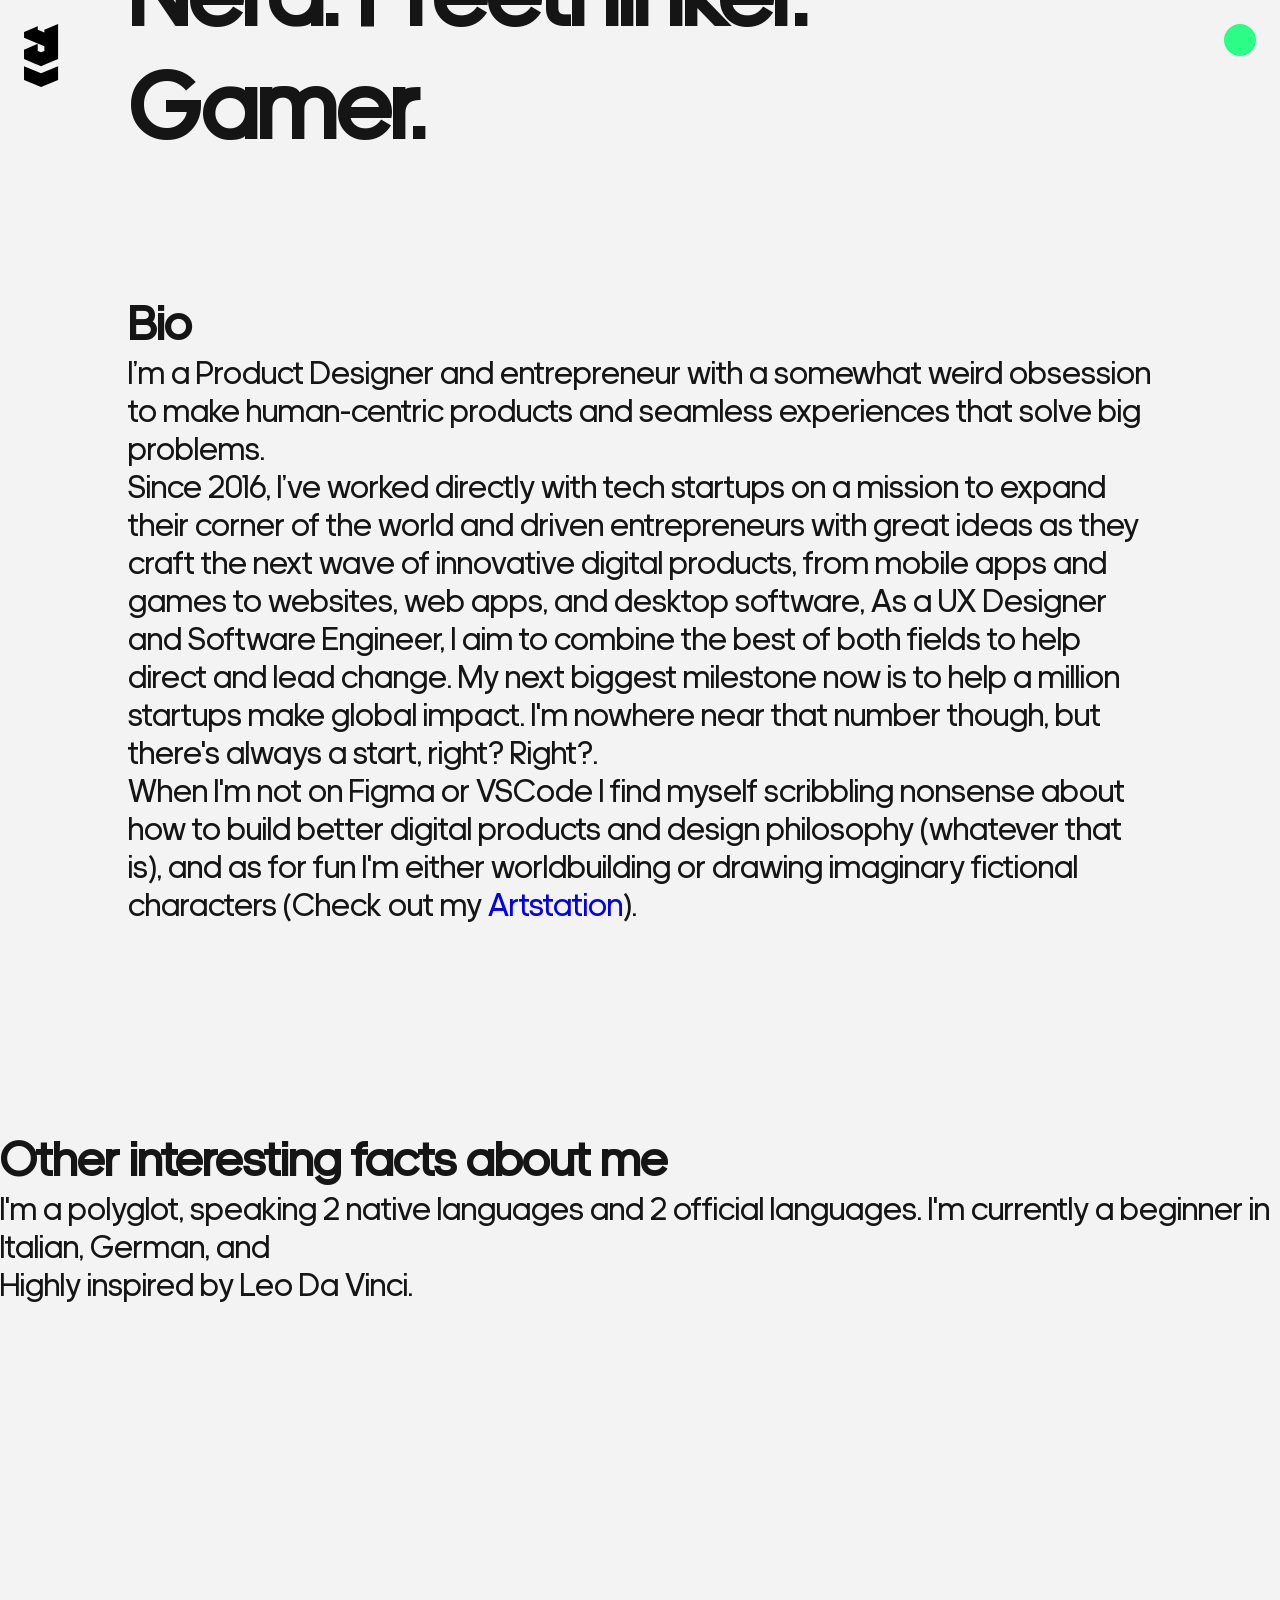
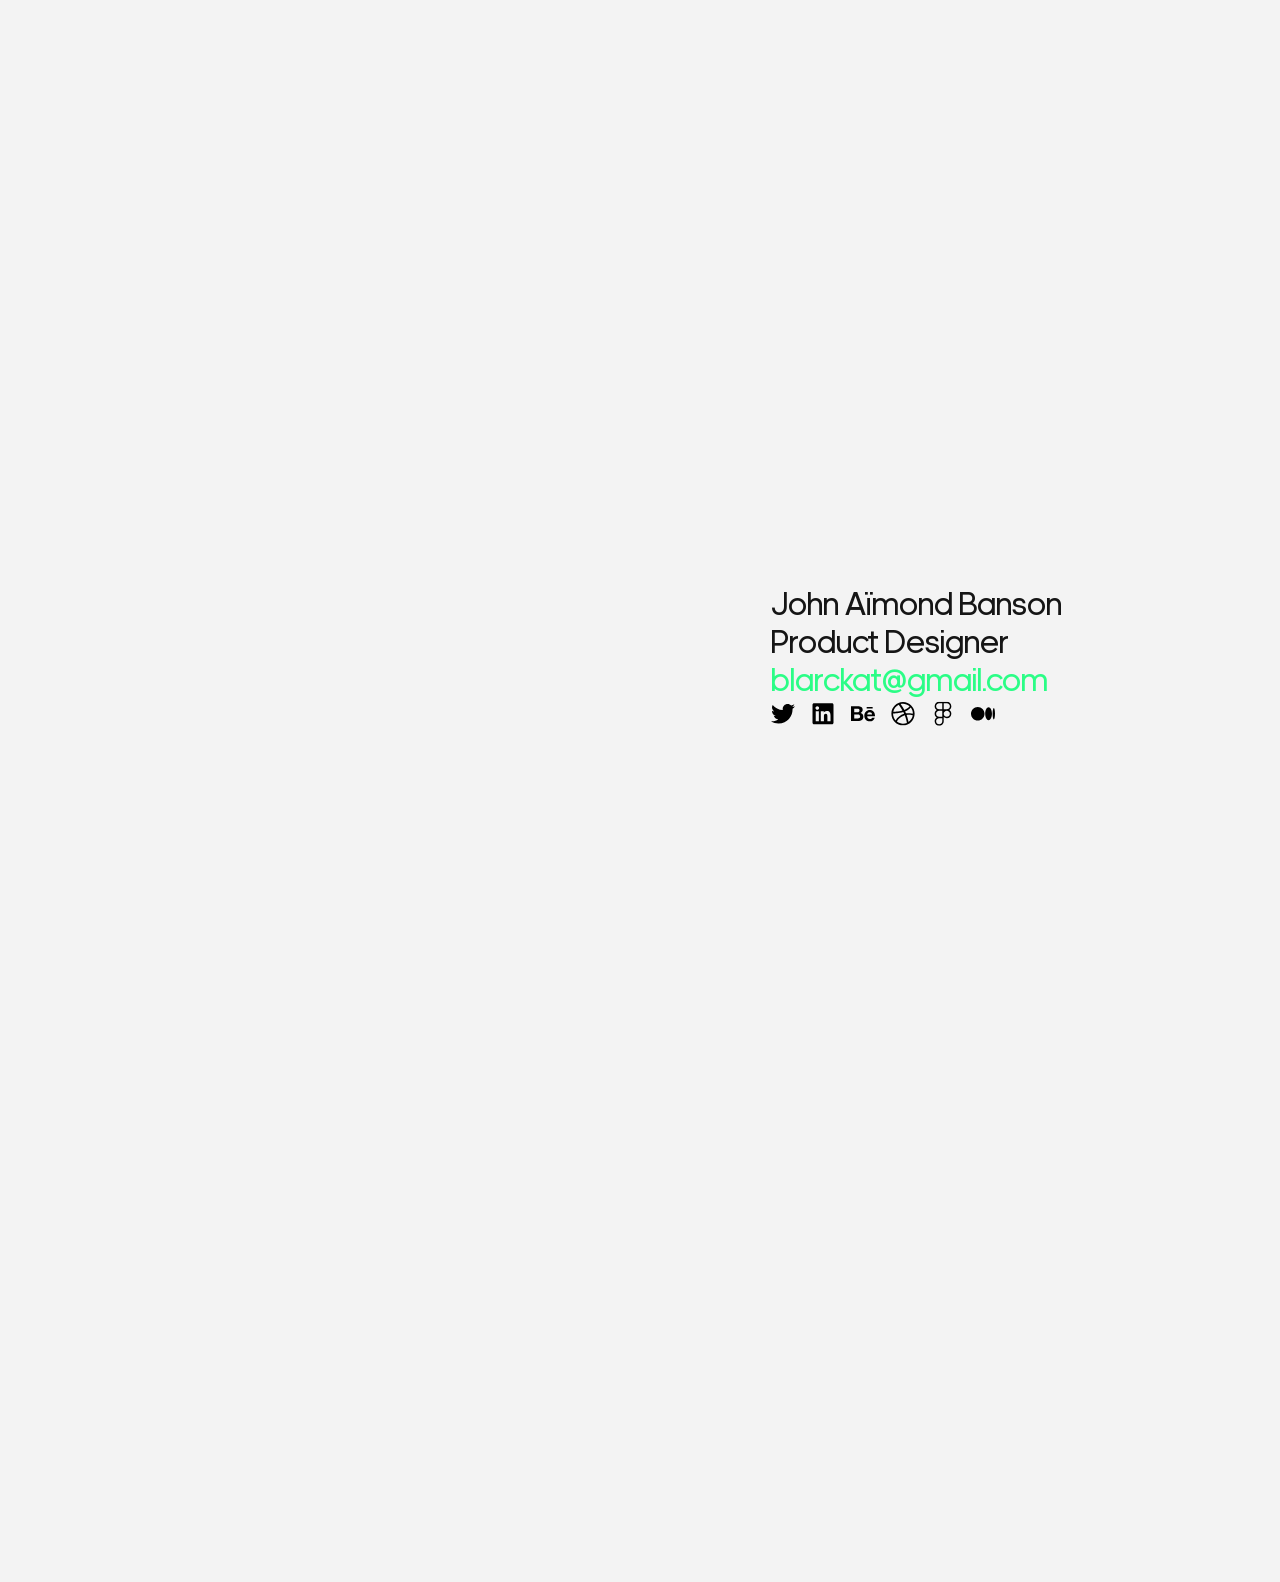
<file: journey.html>
<!DOCTYPE html>
<html lang="en">
    <head>
        <meta charset="UTF-8">
        <meta http-equiv="X-UA-Compatible" content="IE=edge">
        <meta name="description" content="John Banson is a UX Design Engineer working with startups and brands to create impact through digital immersive experiences.">
        <meta name="viewport" content="width=device-width, initial-scale=1.0">
        <meta name="keywords" content="Blarckat, John Stephen Aïmond Banson, John Banson, Aïmond, Software Engineer, Brand Strategist, Brand Designer, Design Engineer, Design Portfolio, Professional Designers in Ghana, Professional designers in Accra, Top UX Designers in Africa">
        <meta name="author" content="John Stephen Aïmond Banson (Blarckat)">
        <meta name="twitter:card" content="summary">
        <link rel="stylesheet" href="./css/main.min.css">
        <link rel="icon" href="./favicon.png" type="image/x-icon">
        <title>John Aïmond Banson • About</title>
    </head>
<body>
    <div id="nav-overlay"></div>
  <nav id="sideNav" class="sideNav">
    <div class="top-row">
      <div id="themeToggle">
        <svg width="24" height="24"><path d="M20.742 13.045a8.088 8.088 0 0 1-2.077.271c-2.135 0-4.14-.83-5.646-2.336a8.025 8.025 0 0 1-2.064-7.723A1 1 0 0 0 9.73 2.034a10.014 10.014 0 0 0-4.489 2.582c-3.898 3.898-3.898 10.243 0 14.143a9.937 9.937 0 0 0 7.072 2.93 9.93 9.93 0 0 0 7.07-2.929 10.007 10.007 0 0 0 2.583-4.491 1.001 1.001 0 0 0-1.224-1.224zm-2.772 4.301a7.947 7.947 0 0 1-5.656 2.343 7.953 7.953 0 0 1-5.658-2.344c-3.118-3.119-3.118-8.195 0-11.314a7.923 7.923 0 0 1 2.06-1.483 10.027 10.027 0 0 0 2.89 7.848 9.972 9.972 0 0 0 7.848 2.891 8.036 8.036 0 0 1-1.484 2.059z"/></svg>
      </div>
      <div class="navClose">
          <svg onclick="closeNav()" width="24" height="24"><path d="m16.192 6.344-4.243 4.242-4.242-4.242-1.414 1.414L10.535 12l-4.242 4.242 1.414 1.414 4.242-4.242 4.243 4.242 1.414-1.414L13.364 12l4.242-4.242z"/></svg>
      </div>
    </div>
    <ul>
        <li><a href="./work.html">Work</a></li>
        <li><a href="./lab.html">Lab</a></li>
        <li><a href="./journal.html">Journal</a></li>
        <li><a href="./journey.html">Journey</a></li>
        <li><a href="./about.html">About</a></li>
  </ul>
  <div class="nav-social">
    <a href="https://twitter.com/blarckat">
      <svg viewBox="0 0 512 512">
        <!-- Twitter Logo -->
        <path
          d="M459.37 151.716c.325 4.548.325 9.097.325 13.645 0 138.72-105.583 298.558-298.558 298.558-59.452 0-114.68-17.219-161.137-47.106 8.447.974 16.568 1.299 25.34 1.299 49.055 0 94.213-16.568 130.274-44.832-46.132-.975-84.792-31.188-98.112-72.772 6.498.974 12.995 1.624 19.818 1.624 9.421 0 18.843-1.3 27.614-3.573-48.081-9.747-84.143-51.98-84.143-102.985v-1.299c13.969 7.797 30.214 12.67 47.431 13.319-28.264-18.843-46.781-51.005-46.781-87.391 0-19.492 5.197-37.36 14.294-52.954 51.655 63.675 129.3 105.258 216.365 109.807-1.624-7.797-2.599-15.918-2.599-24.04 0-57.828 46.782-104.934 104.934-104.934 30.213 0 57.502 12.67 76.67 33.137 23.715-4.548 46.456-13.32 66.599-25.34-7.798 24.366-24.366 44.833-46.132 57.827 21.117-2.273 41.584-8.122 60.426-16.243-14.292 20.791-32.161 39.308-52.628 54.253z"
        />
      </svg>
    </a>
    <a href="https://www.linkedin.com/in/blarckat">
      <svg viewBox="0 0 448 512">
        <!-- LinkedIn logo -->
        <path
          d="M416 32H31.9C14.3 32 0 46.5 0 64.3v383.4C0 465.5 14.3 480 31.9 480H416c17.6 0 32-14.5 32-32.3V64.3c0-17.8-14.4-32.3-32-32.3zM135.4 416H69V202.2h66.5V416zm-33.2-243c-21.3 0-38.5-17.3-38.5-38.5S80.9 96 102.2 96c21.2 0 38.5 17.3 38.5 38.5 0 21.3-17.2 38.5-38.5 38.5zm282.1 243h-66.4V312c0-24.8-.5-56.7-34.5-56.7-34.6 0-39.9 27-39.9 54.9V416h-66.4V202.2h63.7v29.2h.9c8.9-16.8 30.6-34.5 62.9-34.5 67.2 0 79.7 44.3 79.7 101.9V416z"
        />
      </svg>
    </a>
    <a href="https://www.behance.net/blarckat">
      <svg viewBox="0 0 576 512">
        <!-- Behance logo -->
        <path
          d="M232 237.2c31.8-15.2 48.4-38.2 48.4-74 0-70.6-52.6-87.8-113.3-87.8H0v354.4h171.8c64.4 0 124.9-30.9 124.9-102.9 0-44.5-21.1-77.4-64.7-89.7zM77.9 135.9H151c28.1 0 53.4 7.9 53.4 40.5 0 30.1-19.7 42.2-47.5 42.2h-79v-82.7zm83.3 233.7H77.9V272h84.9c34.3 0 56 14.3 56 50.6 0 35.8-25.9 47-57.6 47zm358.5-240.7H376V94h143.7v34.9zM576 305.2c0-75.9-44.4-139.2-124.9-139.2-78.2 0-131.3 58.8-131.3 135.8 0 79.9 50.3 134.7 131.3 134.7 61.3 0 101-27.6 120.1-86.3H509c-6.7 21.9-34.3 33.5-55.7 33.5-41.3 0-63-24.2-63-65.3h185.1c.3-4.2.6-8.7.6-13.2zM390.4 274c2.3-33.7 24.7-54.8 58.5-54.8 35.4 0 53.2 20.8 56.2 54.8H390.4z"
        />
      </svg>
    </a>
    <a href="https://www.dribbble.com/blarckat">
      <svg viewBox="0 0 512 512">
        <!-- Dribbble logo -->
        <path
          d="M256 8C119.252 8 8 119.252 8 256s111.252 248 248 248 248-111.252 248-248S392.748 8 256 8zm163.97 114.366c29.503 36.046 47.369 81.957 47.835 131.955-6.984-1.477-77.018-15.682-147.502-6.818-5.752-14.041-11.181-26.393-18.617-41.614 78.321-31.977 113.818-77.482 118.284-83.523zM396.421 97.87c-3.81 5.427-35.697 48.286-111.021 76.519-34.712-63.776-73.185-116.168-79.04-124.008 67.176-16.193 137.966 1.27 190.061 47.489zm-230.48-33.25c5.585 7.659 43.438 60.116 78.537 122.509-99.087 26.313-186.36 25.934-195.834 25.809C62.38 147.205 106.678 92.573 165.941 64.62zM44.17 256.323c0-2.166.043-4.322.108-6.473 9.268.19 111.92 1.513 217.706-30.146 6.064 11.868 11.857 23.915 17.174 35.949-76.599 21.575-146.194 83.527-180.531 142.306C64.794 360.405 44.17 310.73 44.17 256.323zm81.807 167.113c22.127-45.233 82.178-103.622 167.579-132.756 29.74 77.283 42.039 142.053 45.189 160.638-68.112 29.013-150.015 21.053-212.768-27.882zm248.38 8.489c-2.171-12.886-13.446-74.897-41.152-151.033 66.38-10.626 124.7 6.768 131.947 9.055-9.442 58.941-43.273 109.844-90.795 141.978z"
        />
      </svg>
    </a>
    <a href="https://www.figma.com/@blarckat">
      <svg viewBox="0 0 384 512">
        <!-- Figma logo -->
        <path
          d="M14 95.7924C14 42.8877 56.8878 0 109.793 0H274.161C327.066 0 369.954 42.8877 369.954 95.7924C369.954 129.292 352.758 158.776 326.711 175.897C352.758 193.019 369.954 222.502 369.954 256.002C369.954 308.907 327.066 351.795 274.161 351.795H272.081C247.279 351.795 224.678 342.369 207.666 326.904V415.167C207.666 468.777 163.657 512 110.309 512C57.5361 512 14 469.243 14 416.207C14 382.709 31.1945 353.227 57.2392 336.105C31.1945 318.983 14 289.5 14 256.002C14 222.502 31.196 193.019 57.2425 175.897C31.196 158.776 14 129.292 14 95.7924ZM176.288 191.587H109.793C74.2172 191.587 45.3778 220.427 45.3778 256.002C45.3778 291.44 73.9948 320.194 109.381 320.416C109.518 320.415 109.655 320.415 109.793 320.415H176.288V191.587ZM207.666 256.002C207.666 291.577 236.505 320.417 272.081 320.417H274.161C309.737 320.417 338.576 291.577 338.576 256.002C338.576 220.427 309.737 191.587 274.161 191.587H272.081C236.505 191.587 207.666 220.427 207.666 256.002ZM109.793 351.795C109.655 351.795 109.518 351.794 109.381 351.794C73.9948 352.015 45.3778 380.769 45.3778 416.207C45.3778 451.652 74.6025 480.622 110.309 480.622C146.591 480.622 176.288 451.186 176.288 415.167V351.795H109.793ZM109.793 31.3778C74.2172 31.3778 45.3778 60.2173 45.3778 95.7924C45.3778 131.368 74.2172 160.207 109.793 160.207H176.288V31.3778H109.793ZM207.666 160.207H274.161C309.737 160.207 338.576 131.368 338.576 95.7924C338.576 60.2173 309.737 31.3778 274.161 31.3778H207.666V160.207Z"
        />
      </svg>
    </a>
    <a href="https://blarckat.medium.com">
      <svg viewBox="0 0 640 512">
        <!-- Medium logo -->
        <path
          d="M180.5,74.262C80.813,74.262,0,155.633,0,256S80.819,437.738,180.5,437.738,361,356.373,361,256,280.191,74.262,180.5,74.262Zm288.25,10.646c-49.845,0-90.245,76.619-90.245,171.095s40.406,171.1,90.251,171.1,90.251-76.619,90.251-171.1H559C559,161.5,518.6,84.908,468.752,84.908Zm139.506,17.821c-17.526,0-31.735,68.628-31.735,153.274s14.2,153.274,31.735,153.274S640,340.631,640,256C640,171.351,625.785,102.729,608.258,102.729Z"
        />
      </svg>
    </a>
  </div>
</nav>
    <div class="appbar">
      <a href="index.html" class="logo-header">
        <svg viewBox="0 0 26 32">
          <path
            d="M12.9925 0V13.3574L7.7622 15.5556L6.50218 16.0721L5.23028 15.5435L4.62404 15.3033L4.61215 15.2913L0.023774 13.3694L0 9.84985L1.99701 8.94895L5.23028 7.48348V10.2703L6.50218 10.7868L7.7622 10.2703V8.46847L3.62553 6.73874L0.023774 5.22523V3.03904L5.25405 0.840841V2.1982L7.7622 3.25526V2.1982L12.9925 0Z"
          />
          <path
            d="M0.023774 21.3574L0 16.0721L6.50218 18.7147L12.9806 16.0721L12.9925 21.3574L6.50218 24L0.023774 21.3574Z"
          />
        </svg>
      </a>
      <a onclick="openNav()" class="menu-button">
        <!-- <svg xmlns="http://www.w3.org/2000/svg" width="48" height="48"><path d="M4 6h16v2H4zm0 5h16v2H4zm0 5h16v2H4z"/></svg> -->
      </a>
    </div>
    <div class="smoothScroll">
      <header class="content-padding about-header">
        <div class="hero">
            <h1>Hello, <br>John Banson. <br>Nerd. Freethinker. Gamer. </h1>
        </div>
    </header>
    <section class="content-padding">
        <h3>Bio</h3>
        <p>I’m a Product Designer and entrepreneur with a somewhat weird obsession to make human-centric products and seamless experiences that solve big problems.</p>
        <p>
            Since 2016, I’ve worked directly with tech startups on a mission to expand their corner of the world and driven entrepreneurs with great ideas as they craft the next wave of innovative digital products, from mobile apps and games to websites, web apps, and desktop software, As a UX Designer and Software Engineer, I aim to combine the best of both fields to help direct and lead change. My next biggest milestone now is to help a million startups make global impact. I'm nowhere near that number though, but there's always a start, right? Right?.
        </p>
        <p>
            When I'm not on Figma or VSCode I find myself scribbling nonsense about how to build better digital products and design philosophy (whatever that is), and as for fun I'm either worldbuilding or drawing imaginary fictional characters (Check out my <a href="https://www.artstation.com/blarckat">Artstation</a>).
        
        </p>
    </section>
    <section>
        <h3>Other interesting facts about me</h3>
        <ul>
            <li><p>I'm a polyglot, speaking 2 native languages and 2 official languages. I'm currently a beginner in Italian, German, and </p></li>
            <li><p>Highly inspired by Leo Da Vinci.</p></li>
        </ul>
    </section>
    <footer>
        <div class="footer-content content-padding">
            <div class="footer-text">
            <p>John Aïmond Banson</p>
            <p>Product Designer</p>
            <a href="mailto:blarckat@gmail.com">blarckat@gmail.com</a>

            </div>
            <div class="footer-social">
                <a href="https://twitter.com/blarckat">
                    <svg viewBox="0 0 512 512">
                        <!-- Twitter Logo -->
                        <path d="M459.37 151.716c.325 4.548.325 9.097.325 13.645 0 138.72-105.583 298.558-298.558 298.558-59.452 0-114.68-17.219-161.137-47.106 8.447.974 16.568 1.299 25.34 1.299 49.055 0 94.213-16.568 130.274-44.832-46.132-.975-84.792-31.188-98.112-72.772 6.498.974 12.995 1.624 19.818 1.624 9.421 0 18.843-1.3 27.614-3.573-48.081-9.747-84.143-51.98-84.143-102.985v-1.299c13.969 7.797 30.214 12.67 47.431 13.319-28.264-18.843-46.781-51.005-46.781-87.391 0-19.492 5.197-37.36 14.294-52.954 51.655 63.675 129.3 105.258 216.365 109.807-1.624-7.797-2.599-15.918-2.599-24.04 0-57.828 46.782-104.934 104.934-104.934 30.213 0 57.502 12.67 76.67 33.137 23.715-4.548 46.456-13.32 66.599-25.34-7.798 24.366-24.366 44.833-46.132 57.827 21.117-2.273 41.584-8.122 60.426-16.243-14.292 20.791-32.161 39.308-52.628 54.253z"/>
                    </svg>
                </a>
                <a href="https://www.linkedin.com/in/blarckat">
                    <svg viewBox="0 0 448 512">
                        <!-- LinkedIn logo -->
                        <path d="M416 32H31.9C14.3 32 0 46.5 0 64.3v383.4C0 465.5 14.3 480 31.9 480H416c17.6 0 32-14.5 32-32.3V64.3c0-17.8-14.4-32.3-32-32.3zM135.4 416H69V202.2h66.5V416zm-33.2-243c-21.3 0-38.5-17.3-38.5-38.5S80.9 96 102.2 96c21.2 0 38.5 17.3 38.5 38.5 0 21.3-17.2 38.5-38.5 38.5zm282.1 243h-66.4V312c0-24.8-.5-56.7-34.5-56.7-34.6 0-39.9 27-39.9 54.9V416h-66.4V202.2h63.7v29.2h.9c8.9-16.8 30.6-34.5 62.9-34.5 67.2 0 79.7 44.3 79.7 101.9V416z"/>                    </svg>
                </a>
                <a href="https://www.behance.net/blarckat">
                    <svg viewBox="0 0 576 512">
                        <!-- Behance logo -->
                        <path d="M232 237.2c31.8-15.2 48.4-38.2 48.4-74 0-70.6-52.6-87.8-113.3-87.8H0v354.4h171.8c64.4 0 124.9-30.9 124.9-102.9 0-44.5-21.1-77.4-64.7-89.7zM77.9 135.9H151c28.1 0 53.4 7.9 53.4 40.5 0 30.1-19.7 42.2-47.5 42.2h-79v-82.7zm83.3 233.7H77.9V272h84.9c34.3 0 56 14.3 56 50.6 0 35.8-25.9 47-57.6 47zm358.5-240.7H376V94h143.7v34.9zM576 305.2c0-75.9-44.4-139.2-124.9-139.2-78.2 0-131.3 58.8-131.3 135.8 0 79.9 50.3 134.7 131.3 134.7 61.3 0 101-27.6 120.1-86.3H509c-6.7 21.9-34.3 33.5-55.7 33.5-41.3 0-63-24.2-63-65.3h185.1c.3-4.2.6-8.7.6-13.2zM390.4 274c2.3-33.7 24.7-54.8 58.5-54.8 35.4 0 53.2 20.8 56.2 54.8H390.4z"/>
                    </svg>
                </a>
                <a href="https://www.dribbble.com/blarckat">
                    <svg viewBox="0 0 512 512">
                        <!-- Dribbble logo -->
                        <path d="M256 8C119.252 8 8 119.252 8 256s111.252 248 248 248 248-111.252 248-248S392.748 8 256 8zm163.97 114.366c29.503 36.046 47.369 81.957 47.835 131.955-6.984-1.477-77.018-15.682-147.502-6.818-5.752-14.041-11.181-26.393-18.617-41.614 78.321-31.977 113.818-77.482 118.284-83.523zM396.421 97.87c-3.81 5.427-35.697 48.286-111.021 76.519-34.712-63.776-73.185-116.168-79.04-124.008 67.176-16.193 137.966 1.27 190.061 47.489zm-230.48-33.25c5.585 7.659 43.438 60.116 78.537 122.509-99.087 26.313-186.36 25.934-195.834 25.809C62.38 147.205 106.678 92.573 165.941 64.62zM44.17 256.323c0-2.166.043-4.322.108-6.473 9.268.19 111.92 1.513 217.706-30.146 6.064 11.868 11.857 23.915 17.174 35.949-76.599 21.575-146.194 83.527-180.531 142.306C64.794 360.405 44.17 310.73 44.17 256.323zm81.807 167.113c22.127-45.233 82.178-103.622 167.579-132.756 29.74 77.283 42.039 142.053 45.189 160.638-68.112 29.013-150.015 21.053-212.768-27.882zm248.38 8.489c-2.171-12.886-13.446-74.897-41.152-151.033 66.38-10.626 124.7 6.768 131.947 9.055-9.442 58.941-43.273 109.844-90.795 141.978z"/>
                    </svg>
                </a>
                <a href="https://www.figma.com/@blarckat">
                    <svg viewBox="0 0 384 512" >
                        <!-- Figma logo -->
                        <path d="M14 95.7924C14 42.8877 56.8878 0 109.793 0H274.161C327.066 0 369.954 42.8877 369.954 95.7924C369.954 129.292 352.758 158.776 326.711 175.897C352.758 193.019 369.954 222.502 369.954 256.002C369.954 308.907 327.066 351.795 274.161 351.795H272.081C247.279 351.795 224.678 342.369 207.666 326.904V415.167C207.666 468.777 163.657 512 110.309 512C57.5361 512 14 469.243 14 416.207C14 382.709 31.1945 353.227 57.2392 336.105C31.1945 318.983 14 289.5 14 256.002C14 222.502 31.196 193.019 57.2425 175.897C31.196 158.776 14 129.292 14 95.7924ZM176.288 191.587H109.793C74.2172 191.587 45.3778 220.427 45.3778 256.002C45.3778 291.44 73.9948 320.194 109.381 320.416C109.518 320.415 109.655 320.415 109.793 320.415H176.288V191.587ZM207.666 256.002C207.666 291.577 236.505 320.417 272.081 320.417H274.161C309.737 320.417 338.576 291.577 338.576 256.002C338.576 220.427 309.737 191.587 274.161 191.587H272.081C236.505 191.587 207.666 220.427 207.666 256.002ZM109.793 351.795C109.655 351.795 109.518 351.794 109.381 351.794C73.9948 352.015 45.3778 380.769 45.3778 416.207C45.3778 451.652 74.6025 480.622 110.309 480.622C146.591 480.622 176.288 451.186 176.288 415.167V351.795H109.793ZM109.793 31.3778C74.2172 31.3778 45.3778 60.2173 45.3778 95.7924C45.3778 131.368 74.2172 160.207 109.793 160.207H176.288V31.3778H109.793ZM207.666 160.207H274.161C309.737 160.207 338.576 131.368 338.576 95.7924C338.576 60.2173 309.737 31.3778 274.161 31.3778H207.666V160.207Z"/>
                    </svg>
                </a>
                <a href="https://blarckat.medium.com">
                    <svg viewBox="0 0 640 512">
                        <!-- Medium logo -->
                        <path d="M180.5,74.262C80.813,74.262,0,155.633,0,256S80.819,437.738,180.5,437.738,361,356.373,361,256,280.191,74.262,180.5,74.262Zm288.25,10.646c-49.845,0-90.245,76.619-90.245,171.095s40.406,171.1,90.251,171.1,90.251-76.619,90.251-171.1H559C559,161.5,518.6,84.908,468.752,84.908Zm139.506,17.821c-17.526,0-31.735,68.628-31.735,153.274s14.2,153.274,31.735,153.274S640,340.631,640,256C640,171.351,625.785,102.729,608.258,102.729Z"/>
                    </svg>
                </a>
               
            </div>
        </div>
    </footer>
    </div>
    <script src="./scripts/app.js"></script>
</body>
</html>
</file>
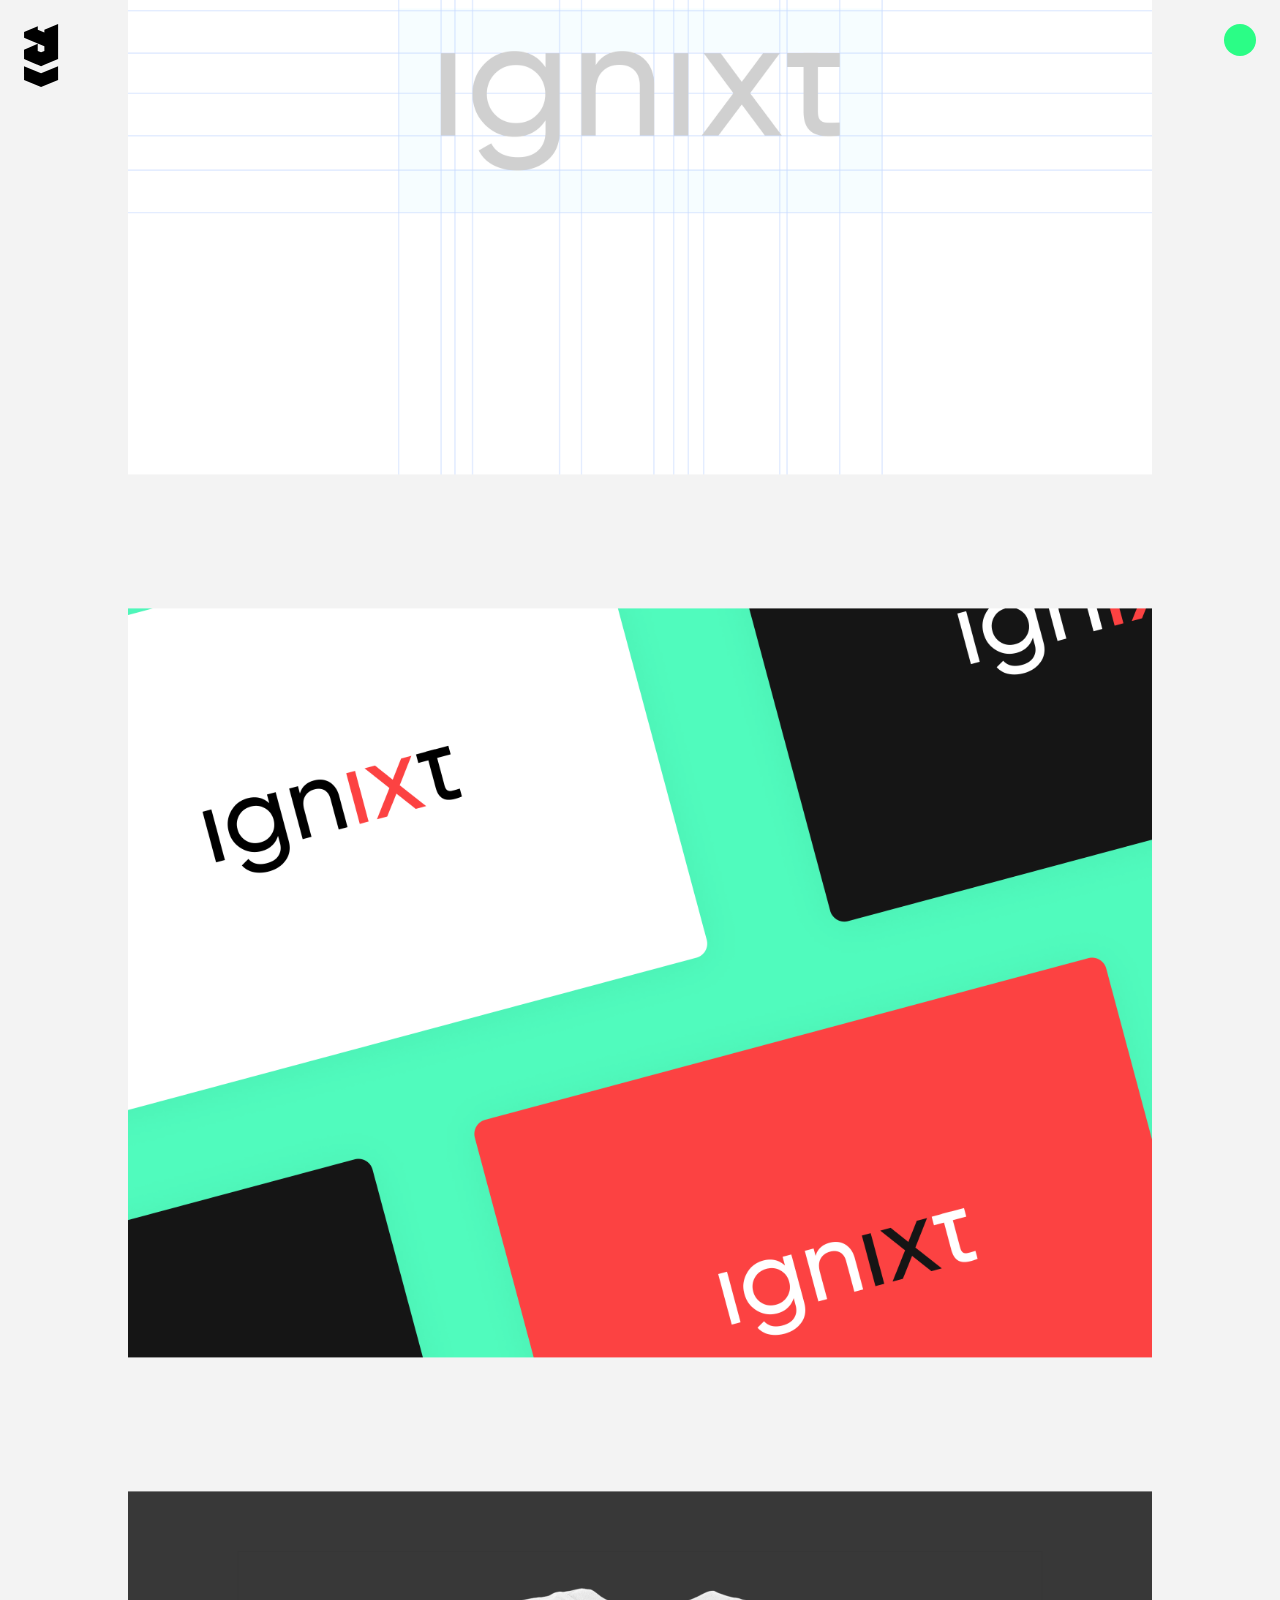
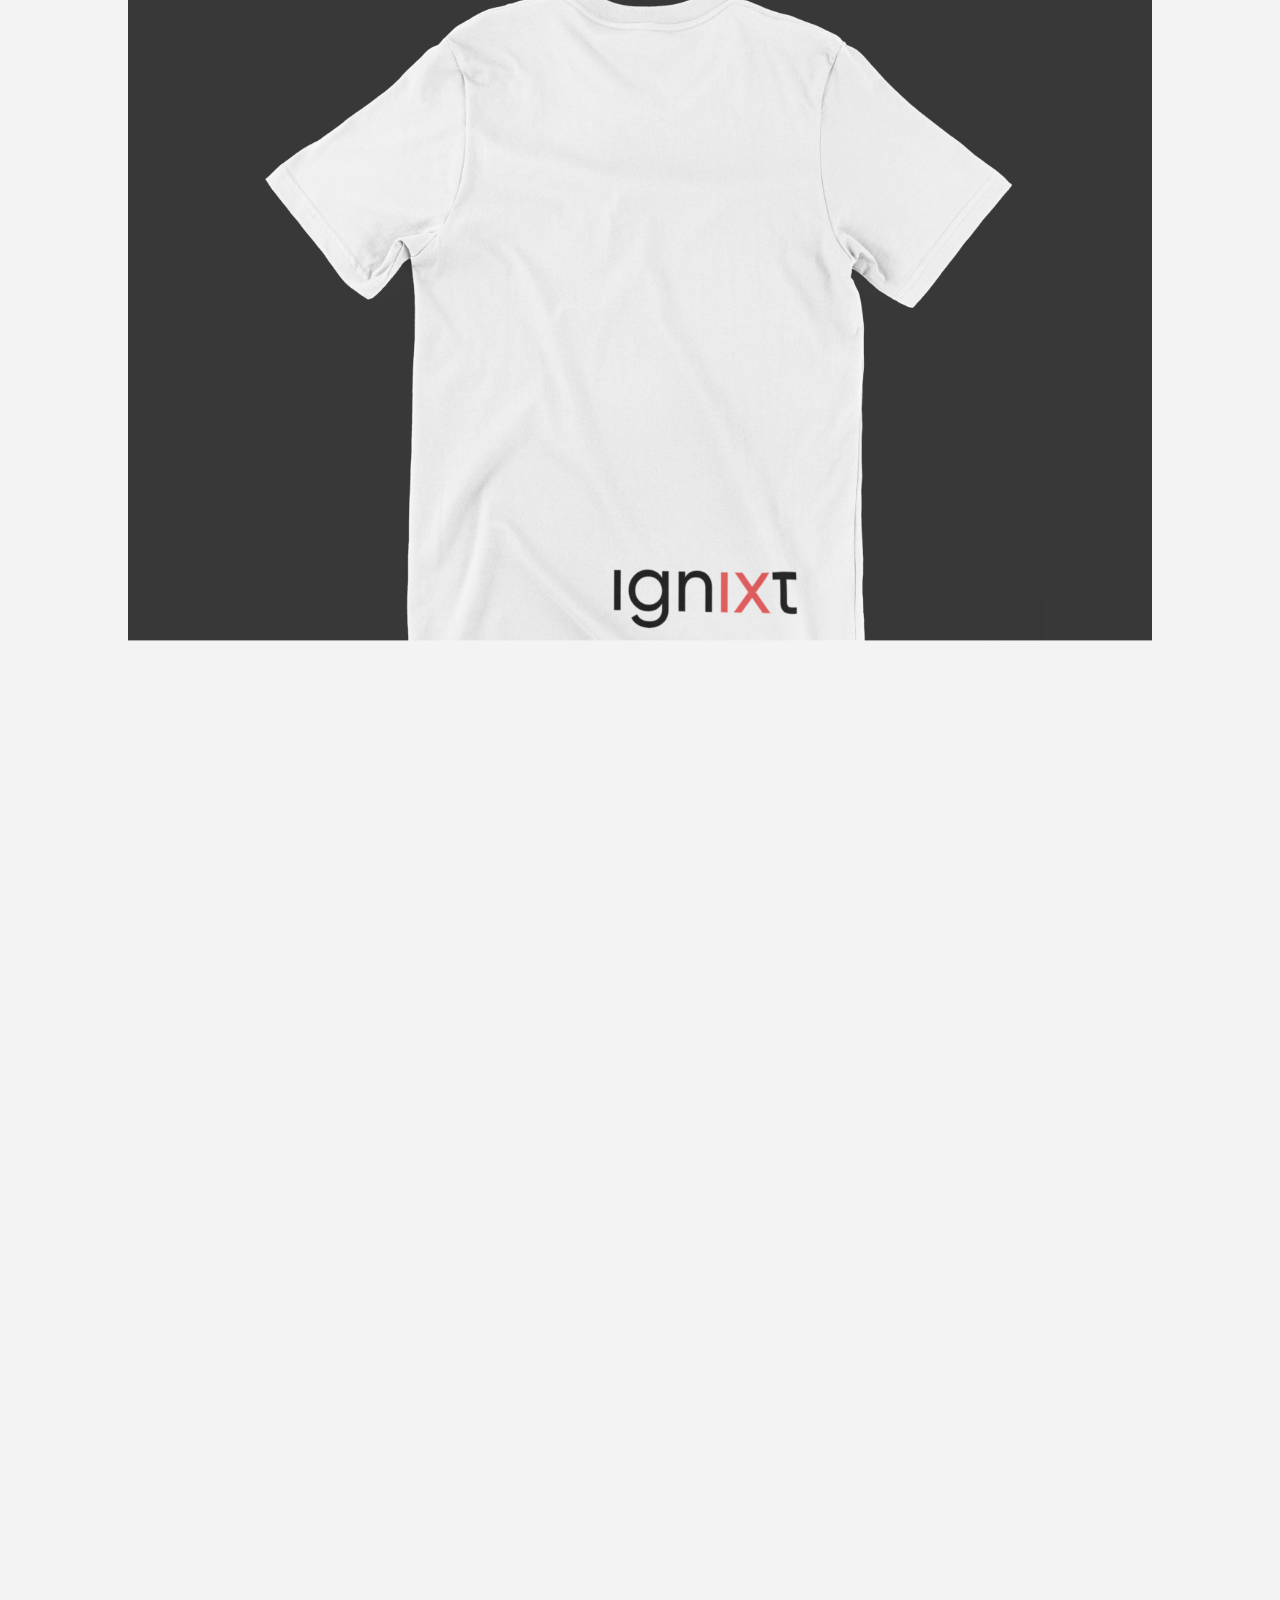
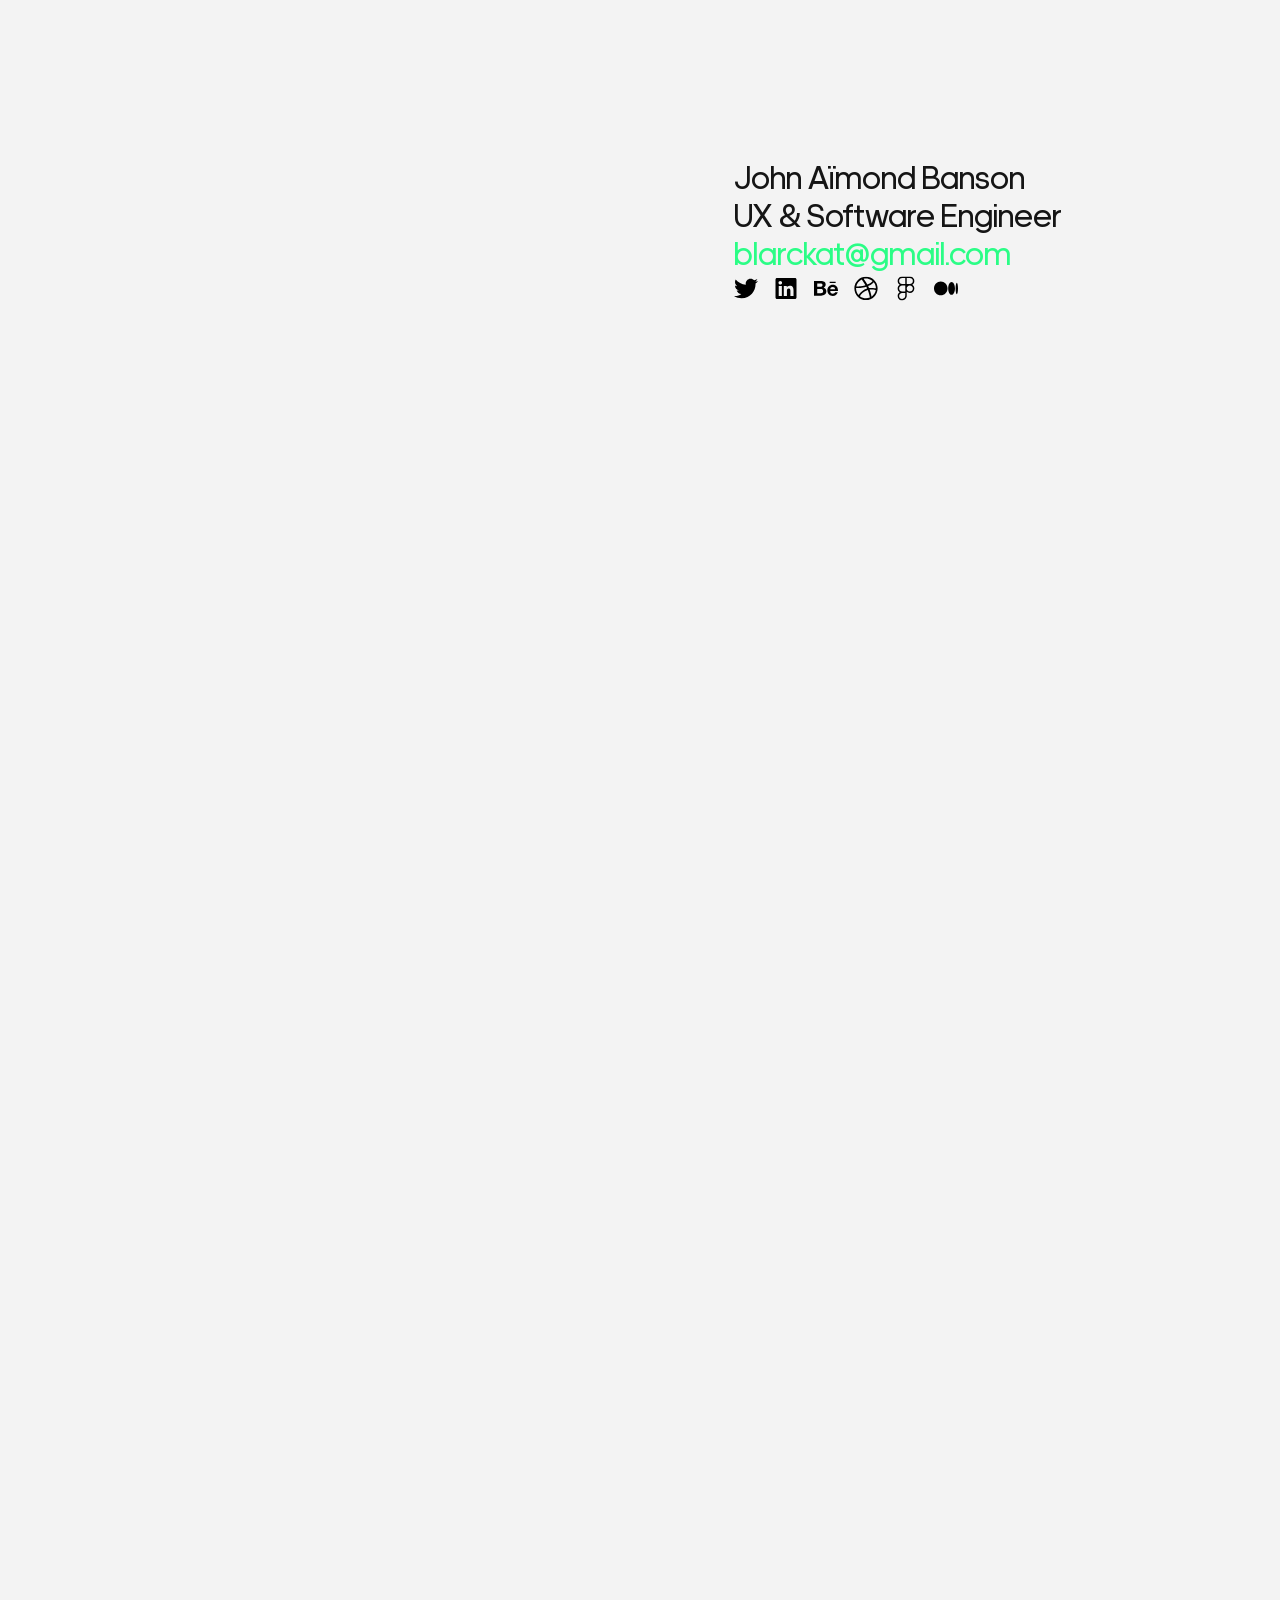
<file: lab.html>
<!DOCTYPE html>
<html lang="en">
    <head>
        <meta charset="UTF-8">
        <meta http-equiv="X-UA-Compatible" content="IE=edge">
        <meta name="description" content="John Banson is a UX Design Engineer working with startups and brands to create impact through digital experiences.">
        <meta name="viewport" content="width=device-width, initial-scale=1.0">
        <meta name="keywords" content="Blarckat, John Stephen Aïmond Banson, John Banson, Aïmond, Software Engineer, Brand Strategist, Brand Designer, Design Engineer, Design Portfolio, Professional Designers in Ghana, Professional designers in Accra, Top UX Designers in Africa">
        <meta name="author" content="John Stephen Aïmond Banson (Blarckat)">
        <link rel="icon" href="./favicon.png" type="image/x-icon">
        <link rel="stylesheet" href="./css/main.min.css">
        <title>John Aïmond Banson • Lab</title>
    </head>
<body>
  <div onclick="closeNav()" id="nav-overlay"></div>
  <nav id="sideNav" class="sideNav">
    <div class="top-row">
      <div id="themeToggle">
        <svg width="24" height="24"><path d="M20.742 13.045a8.088 8.088 0 0 1-2.077.271c-2.135 0-4.14-.83-5.646-2.336a8.025 8.025 0 0 1-2.064-7.723A1 1 0 0 0 9.73 2.034a10.014 10.014 0 0 0-4.489 2.582c-3.898 3.898-3.898 10.243 0 14.143a9.937 9.937 0 0 0 7.072 2.93 9.93 9.93 0 0 0 7.07-2.929 10.007 10.007 0 0 0 2.583-4.491 1.001 1.001 0 0 0-1.224-1.224zm-2.772 4.301a7.947 7.947 0 0 1-5.656 2.343 7.953 7.953 0 0 1-5.658-2.344c-3.118-3.119-3.118-8.195 0-11.314a7.923 7.923 0 0 1 2.06-1.483 10.027 10.027 0 0 0 2.89 7.848 9.972 9.972 0 0 0 7.848 2.891 8.036 8.036 0 0 1-1.484 2.059z"/></svg>
      </div>
      <div class="navClose">
          <svg onclick="closeNav()" width="24" height="24"><path d="m16.192 6.344-4.243 4.242-4.242-4.242-1.414 1.414L10.535 12l-4.242 4.242 1.414 1.414 4.242-4.242 4.243 4.242 1.414-1.414L13.364 12l4.242-4.242z"/></svg>
      </div>
    </div>
    <ul>
        <li><a href="./work.html">Work</a></li>
        <li><a href="./lab.html">Lab</a></li>
        <li><a href="./journal.html">Journal</a></li>
        <li><a href="./journey.html">Journey</a></li>
        <li><a href="./about.html">About</a></li>
  </ul>
  <div class="nav-social">
    <a href="https://twitter.com/blarckat">
      <svg viewBox="0 0 512 512">
        <!-- Twitter Logo -->
        <path
          d="M459.37 151.716c.325 4.548.325 9.097.325 13.645 0 138.72-105.583 298.558-298.558 298.558-59.452 0-114.68-17.219-161.137-47.106 8.447.974 16.568 1.299 25.34 1.299 49.055 0 94.213-16.568 130.274-44.832-46.132-.975-84.792-31.188-98.112-72.772 6.498.974 12.995 1.624 19.818 1.624 9.421 0 18.843-1.3 27.614-3.573-48.081-9.747-84.143-51.98-84.143-102.985v-1.299c13.969 7.797 30.214 12.67 47.431 13.319-28.264-18.843-46.781-51.005-46.781-87.391 0-19.492 5.197-37.36 14.294-52.954 51.655 63.675 129.3 105.258 216.365 109.807-1.624-7.797-2.599-15.918-2.599-24.04 0-57.828 46.782-104.934 104.934-104.934 30.213 0 57.502 12.67 76.67 33.137 23.715-4.548 46.456-13.32 66.599-25.34-7.798 24.366-24.366 44.833-46.132 57.827 21.117-2.273 41.584-8.122 60.426-16.243-14.292 20.791-32.161 39.308-52.628 54.253z"
        />
      </svg>
    </a>
    <a href="https://www.linkedin.com/in/blarckat">
      <svg viewBox="0 0 448 512">
        <!-- LinkedIn logo -->
        <path
          d="M416 32H31.9C14.3 32 0 46.5 0 64.3v383.4C0 465.5 14.3 480 31.9 480H416c17.6 0 32-14.5 32-32.3V64.3c0-17.8-14.4-32.3-32-32.3zM135.4 416H69V202.2h66.5V416zm-33.2-243c-21.3 0-38.5-17.3-38.5-38.5S80.9 96 102.2 96c21.2 0 38.5 17.3 38.5 38.5 0 21.3-17.2 38.5-38.5 38.5zm282.1 243h-66.4V312c0-24.8-.5-56.7-34.5-56.7-34.6 0-39.9 27-39.9 54.9V416h-66.4V202.2h63.7v29.2h.9c8.9-16.8 30.6-34.5 62.9-34.5 67.2 0 79.7 44.3 79.7 101.9V416z"
        />
      </svg>
    </a>
    <a href="https://www.behance.net/blarckat">
      <svg viewBox="0 0 576 512">
        <!-- Behance logo -->
        <path
          d="M232 237.2c31.8-15.2 48.4-38.2 48.4-74 0-70.6-52.6-87.8-113.3-87.8H0v354.4h171.8c64.4 0 124.9-30.9 124.9-102.9 0-44.5-21.1-77.4-64.7-89.7zM77.9 135.9H151c28.1 0 53.4 7.9 53.4 40.5 0 30.1-19.7 42.2-47.5 42.2h-79v-82.7zm83.3 233.7H77.9V272h84.9c34.3 0 56 14.3 56 50.6 0 35.8-25.9 47-57.6 47zm358.5-240.7H376V94h143.7v34.9zM576 305.2c0-75.9-44.4-139.2-124.9-139.2-78.2 0-131.3 58.8-131.3 135.8 0 79.9 50.3 134.7 131.3 134.7 61.3 0 101-27.6 120.1-86.3H509c-6.7 21.9-34.3 33.5-55.7 33.5-41.3 0-63-24.2-63-65.3h185.1c.3-4.2.6-8.7.6-13.2zM390.4 274c2.3-33.7 24.7-54.8 58.5-54.8 35.4 0 53.2 20.8 56.2 54.8H390.4z"
        />
      </svg>
    </a>
    <a href="https://www.dribbble.com/blarckat">
      <svg viewBox="0 0 512 512">
        <!-- Dribbble logo -->
        <path
          d="M256 8C119.252 8 8 119.252 8 256s111.252 248 248 248 248-111.252 248-248S392.748 8 256 8zm163.97 114.366c29.503 36.046 47.369 81.957 47.835 131.955-6.984-1.477-77.018-15.682-147.502-6.818-5.752-14.041-11.181-26.393-18.617-41.614 78.321-31.977 113.818-77.482 118.284-83.523zM396.421 97.87c-3.81 5.427-35.697 48.286-111.021 76.519-34.712-63.776-73.185-116.168-79.04-124.008 67.176-16.193 137.966 1.27 190.061 47.489zm-230.48-33.25c5.585 7.659 43.438 60.116 78.537 122.509-99.087 26.313-186.36 25.934-195.834 25.809C62.38 147.205 106.678 92.573 165.941 64.62zM44.17 256.323c0-2.166.043-4.322.108-6.473 9.268.19 111.92 1.513 217.706-30.146 6.064 11.868 11.857 23.915 17.174 35.949-76.599 21.575-146.194 83.527-180.531 142.306C64.794 360.405 44.17 310.73 44.17 256.323zm81.807 167.113c22.127-45.233 82.178-103.622 167.579-132.756 29.74 77.283 42.039 142.053 45.189 160.638-68.112 29.013-150.015 21.053-212.768-27.882zm248.38 8.489c-2.171-12.886-13.446-74.897-41.152-151.033 66.38-10.626 124.7 6.768 131.947 9.055-9.442 58.941-43.273 109.844-90.795 141.978z"
        />
      </svg>
    </a>
    <a href="https://www.figma.com/@blarckat">
      <svg viewBox="0 0 384 512">
        <!-- Figma logo -->
        <path
          d="M14 95.7924C14 42.8877 56.8878 0 109.793 0H274.161C327.066 0 369.954 42.8877 369.954 95.7924C369.954 129.292 352.758 158.776 326.711 175.897C352.758 193.019 369.954 222.502 369.954 256.002C369.954 308.907 327.066 351.795 274.161 351.795H272.081C247.279 351.795 224.678 342.369 207.666 326.904V415.167C207.666 468.777 163.657 512 110.309 512C57.5361 512 14 469.243 14 416.207C14 382.709 31.1945 353.227 57.2392 336.105C31.1945 318.983 14 289.5 14 256.002C14 222.502 31.196 193.019 57.2425 175.897C31.196 158.776 14 129.292 14 95.7924ZM176.288 191.587H109.793C74.2172 191.587 45.3778 220.427 45.3778 256.002C45.3778 291.44 73.9948 320.194 109.381 320.416C109.518 320.415 109.655 320.415 109.793 320.415H176.288V191.587ZM207.666 256.002C207.666 291.577 236.505 320.417 272.081 320.417H274.161C309.737 320.417 338.576 291.577 338.576 256.002C338.576 220.427 309.737 191.587 274.161 191.587H272.081C236.505 191.587 207.666 220.427 207.666 256.002ZM109.793 351.795C109.655 351.795 109.518 351.794 109.381 351.794C73.9948 352.015 45.3778 380.769 45.3778 416.207C45.3778 451.652 74.6025 480.622 110.309 480.622C146.591 480.622 176.288 451.186 176.288 415.167V351.795H109.793ZM109.793 31.3778C74.2172 31.3778 45.3778 60.2173 45.3778 95.7924C45.3778 131.368 74.2172 160.207 109.793 160.207H176.288V31.3778H109.793ZM207.666 160.207H274.161C309.737 160.207 338.576 131.368 338.576 95.7924C338.576 60.2173 309.737 31.3778 274.161 31.3778H207.666V160.207Z"
        />
      </svg>
    </a>
    <a href="https://blarckat.medium.com">
      <svg viewBox="0 0 640 512">
        <!-- Medium logo -->
        <path
          d="M180.5,74.262C80.813,74.262,0,155.633,0,256S80.819,437.738,180.5,437.738,361,356.373,361,256,280.191,74.262,180.5,74.262Zm288.25,10.646c-49.845,0-90.245,76.619-90.245,171.095s40.406,171.1,90.251,171.1,90.251-76.619,90.251-171.1H559C559,161.5,518.6,84.908,468.752,84.908Zm139.506,17.821c-17.526,0-31.735,68.628-31.735,153.274s14.2,153.274,31.735,153.274S640,340.631,640,256C640,171.351,625.785,102.729,608.258,102.729Z"
        />
      </svg>
    </a>
  </div>
</nav>
    <div class="appbar">
      <a href="index.html" class="logo-header">
        <svg viewBox="0 0 26 32">
          <path
            d="M12.9925 0V13.3574L7.7622 15.5556L6.50218 16.0721L5.23028 15.5435L4.62404 15.3033L4.61215 15.2913L0.023774 13.3694L0 9.84985L1.99701 8.94895L5.23028 7.48348V10.2703L6.50218 10.7868L7.7622 10.2703V8.46847L3.62553 6.73874L0.023774 5.22523V3.03904L5.25405 0.840841V2.1982L7.7622 3.25526V2.1982L12.9925 0Z"
          />
          <path
            d="M0.023774 21.3574L0 16.0721L6.50218 18.7147L12.9806 16.0721L12.9925 21.3574L6.50218 24L0.023774 21.3574Z"
          />
        </svg>
      </a>
      <a onclick="openNav()" class="menu-button">
        <!-- <svg xmlns="http://www.w3.org/2000/svg" width="48" height="48"><path d="M4 6h16v2H4zm0 5h16v2H4zm0 5h16v2H4z"/></svg> -->
      </a>
    </div>
    <div class="smoothScroll">
      <header class="content-padding lab-header">
        <div class="hero">
            <h1>Lab</h1>
        </div>
    </header>

    <section>
        <div class="full-showcase-img content-padding">
            <img src="./assets/lab/lab_ignit_1.png" alt="ignit_logo">
        </div>
        <div class="full-showcase-img content-padding">
            <img src="./assets/lab//lab_ignit_2.png" alt="ignit_logo">
        </div>
        <div class="full-showcase-img content-padding">
            <img src="./assets/lab/lab_ignit_3.png" alt="ignit_logo">
        </div>
        <div class="full-showcase-img content-padding">
            <img src="./assets/lab/lab_ignit_4_2.png" alt="ignit_logo">
        </div>
        <div class="full-showcase-img content-padding">
            <img src="./assets/lab/lab_ignit_5.png" alt="ignit_branding">
        </div>
        <div class="full-showcase-img content-padding">
            <img src="./assets/lab/lab_ignit_8.png" alt="ignit_logo_on_shirt">
        </div>
    </section>
    <section></section>
    <footer>
        <div class="footer-content content-padding">
            <div class="footer-text">
            <p>John Aïmond Banson</p>
            <p>UX & Software Engineer</p>
            <a href="mailto:blarckat@gmail.com">blarckat@gmail.com</a>

            </div>
            <div class="footer-social">
                <a href="https://twitter.com/blarckat">
                    <svg viewBox="0 0 512 512">
                        <!-- Twitter Logo -->
                        <path d="M459.37 151.716c.325 4.548.325 9.097.325 13.645 0 138.72-105.583 298.558-298.558 298.558-59.452 0-114.68-17.219-161.137-47.106 8.447.974 16.568 1.299 25.34 1.299 49.055 0 94.213-16.568 130.274-44.832-46.132-.975-84.792-31.188-98.112-72.772 6.498.974 12.995 1.624 19.818 1.624 9.421 0 18.843-1.3 27.614-3.573-48.081-9.747-84.143-51.98-84.143-102.985v-1.299c13.969 7.797 30.214 12.67 47.431 13.319-28.264-18.843-46.781-51.005-46.781-87.391 0-19.492 5.197-37.36 14.294-52.954 51.655 63.675 129.3 105.258 216.365 109.807-1.624-7.797-2.599-15.918-2.599-24.04 0-57.828 46.782-104.934 104.934-104.934 30.213 0 57.502 12.67 76.67 33.137 23.715-4.548 46.456-13.32 66.599-25.34-7.798 24.366-24.366 44.833-46.132 57.827 21.117-2.273 41.584-8.122 60.426-16.243-14.292 20.791-32.161 39.308-52.628 54.253z"/>
                    </svg>
                </a>
                <a href="https://www.linkedin.com/in/blarckat">
                    <svg viewBox="0 0 448 512">
                        <!-- LinkedIn logo -->
                        <path d="M416 32H31.9C14.3 32 0 46.5 0 64.3v383.4C0 465.5 14.3 480 31.9 480H416c17.6 0 32-14.5 32-32.3V64.3c0-17.8-14.4-32.3-32-32.3zM135.4 416H69V202.2h66.5V416zm-33.2-243c-21.3 0-38.5-17.3-38.5-38.5S80.9 96 102.2 96c21.2 0 38.5 17.3 38.5 38.5 0 21.3-17.2 38.5-38.5 38.5zm282.1 243h-66.4V312c0-24.8-.5-56.7-34.5-56.7-34.6 0-39.9 27-39.9 54.9V416h-66.4V202.2h63.7v29.2h.9c8.9-16.8 30.6-34.5 62.9-34.5 67.2 0 79.7 44.3 79.7 101.9V416z"/>                    </svg>
                </a>
                <a href="https://www.behance.net/blarckat">
                    <svg viewBox="0 0 576 512">
                        <!-- Behance logo -->
                        <path d="M232 237.2c31.8-15.2 48.4-38.2 48.4-74 0-70.6-52.6-87.8-113.3-87.8H0v354.4h171.8c64.4 0 124.9-30.9 124.9-102.9 0-44.5-21.1-77.4-64.7-89.7zM77.9 135.9H151c28.1 0 53.4 7.9 53.4 40.5 0 30.1-19.7 42.2-47.5 42.2h-79v-82.7zm83.3 233.7H77.9V272h84.9c34.3 0 56 14.3 56 50.6 0 35.8-25.9 47-57.6 47zm358.5-240.7H376V94h143.7v34.9zM576 305.2c0-75.9-44.4-139.2-124.9-139.2-78.2 0-131.3 58.8-131.3 135.8 0 79.9 50.3 134.7 131.3 134.7 61.3 0 101-27.6 120.1-86.3H509c-6.7 21.9-34.3 33.5-55.7 33.5-41.3 0-63-24.2-63-65.3h185.1c.3-4.2.6-8.7.6-13.2zM390.4 274c2.3-33.7 24.7-54.8 58.5-54.8 35.4 0 53.2 20.8 56.2 54.8H390.4z"/>
                    </svg>
                </a>
                <a href="https://www.dribbble.com/blarckat">
                    <svg viewBox="0 0 512 512">
                        <!-- Dribbble logo -->
                        <path d="M256 8C119.252 8 8 119.252 8 256s111.252 248 248 248 248-111.252 248-248S392.748 8 256 8zm163.97 114.366c29.503 36.046 47.369 81.957 47.835 131.955-6.984-1.477-77.018-15.682-147.502-6.818-5.752-14.041-11.181-26.393-18.617-41.614 78.321-31.977 113.818-77.482 118.284-83.523zM396.421 97.87c-3.81 5.427-35.697 48.286-111.021 76.519-34.712-63.776-73.185-116.168-79.04-124.008 67.176-16.193 137.966 1.27 190.061 47.489zm-230.48-33.25c5.585 7.659 43.438 60.116 78.537 122.509-99.087 26.313-186.36 25.934-195.834 25.809C62.38 147.205 106.678 92.573 165.941 64.62zM44.17 256.323c0-2.166.043-4.322.108-6.473 9.268.19 111.92 1.513 217.706-30.146 6.064 11.868 11.857 23.915 17.174 35.949-76.599 21.575-146.194 83.527-180.531 142.306C64.794 360.405 44.17 310.73 44.17 256.323zm81.807 167.113c22.127-45.233 82.178-103.622 167.579-132.756 29.74 77.283 42.039 142.053 45.189 160.638-68.112 29.013-150.015 21.053-212.768-27.882zm248.38 8.489c-2.171-12.886-13.446-74.897-41.152-151.033 66.38-10.626 124.7 6.768 131.947 9.055-9.442 58.941-43.273 109.844-90.795 141.978z"/>
                    </svg>
                </a>
                <a href="https://www.figma.com/@blarckat">
                    <svg viewBox="0 0 384 512" >
                        <!-- Figma logo -->
                        <path d="M14 95.7924C14 42.8877 56.8878 0 109.793 0H274.161C327.066 0 369.954 42.8877 369.954 95.7924C369.954 129.292 352.758 158.776 326.711 175.897C352.758 193.019 369.954 222.502 369.954 256.002C369.954 308.907 327.066 351.795 274.161 351.795H272.081C247.279 351.795 224.678 342.369 207.666 326.904V415.167C207.666 468.777 163.657 512 110.309 512C57.5361 512 14 469.243 14 416.207C14 382.709 31.1945 353.227 57.2392 336.105C31.1945 318.983 14 289.5 14 256.002C14 222.502 31.196 193.019 57.2425 175.897C31.196 158.776 14 129.292 14 95.7924ZM176.288 191.587H109.793C74.2172 191.587 45.3778 220.427 45.3778 256.002C45.3778 291.44 73.9948 320.194 109.381 320.416C109.518 320.415 109.655 320.415 109.793 320.415H176.288V191.587ZM207.666 256.002C207.666 291.577 236.505 320.417 272.081 320.417H274.161C309.737 320.417 338.576 291.577 338.576 256.002C338.576 220.427 309.737 191.587 274.161 191.587H272.081C236.505 191.587 207.666 220.427 207.666 256.002ZM109.793 351.795C109.655 351.795 109.518 351.794 109.381 351.794C73.9948 352.015 45.3778 380.769 45.3778 416.207C45.3778 451.652 74.6025 480.622 110.309 480.622C146.591 480.622 176.288 451.186 176.288 415.167V351.795H109.793ZM109.793 31.3778C74.2172 31.3778 45.3778 60.2173 45.3778 95.7924C45.3778 131.368 74.2172 160.207 109.793 160.207H176.288V31.3778H109.793ZM207.666 160.207H274.161C309.737 160.207 338.576 131.368 338.576 95.7924C338.576 60.2173 309.737 31.3778 274.161 31.3778H207.666V160.207Z"/>
                    </svg>
                </a>
                <a href="https://blarckat.medium.com">
                    <svg viewBox="0 0 640 512">
                        <!-- Medium logo -->
                        <path d="M180.5,74.262C80.813,74.262,0,155.633,0,256S80.819,437.738,180.5,437.738,361,356.373,361,256,280.191,74.262,180.5,74.262Zm288.25,10.646c-49.845,0-90.245,76.619-90.245,171.095s40.406,171.1,90.251,171.1,90.251-76.619,90.251-171.1H559C559,161.5,518.6,84.908,468.752,84.908Zm139.506,17.821c-17.526,0-31.735,68.628-31.735,153.274s14.2,153.274,31.735,153.274S640,340.631,640,256C640,171.351,625.785,102.729,608.258,102.729Z"/>
                    </svg>
                </a>
               
            </div>
        </div>
    </footer>
    </div>
    <script src="./scripts/app.js"></script>
</body>
</html>
</file>
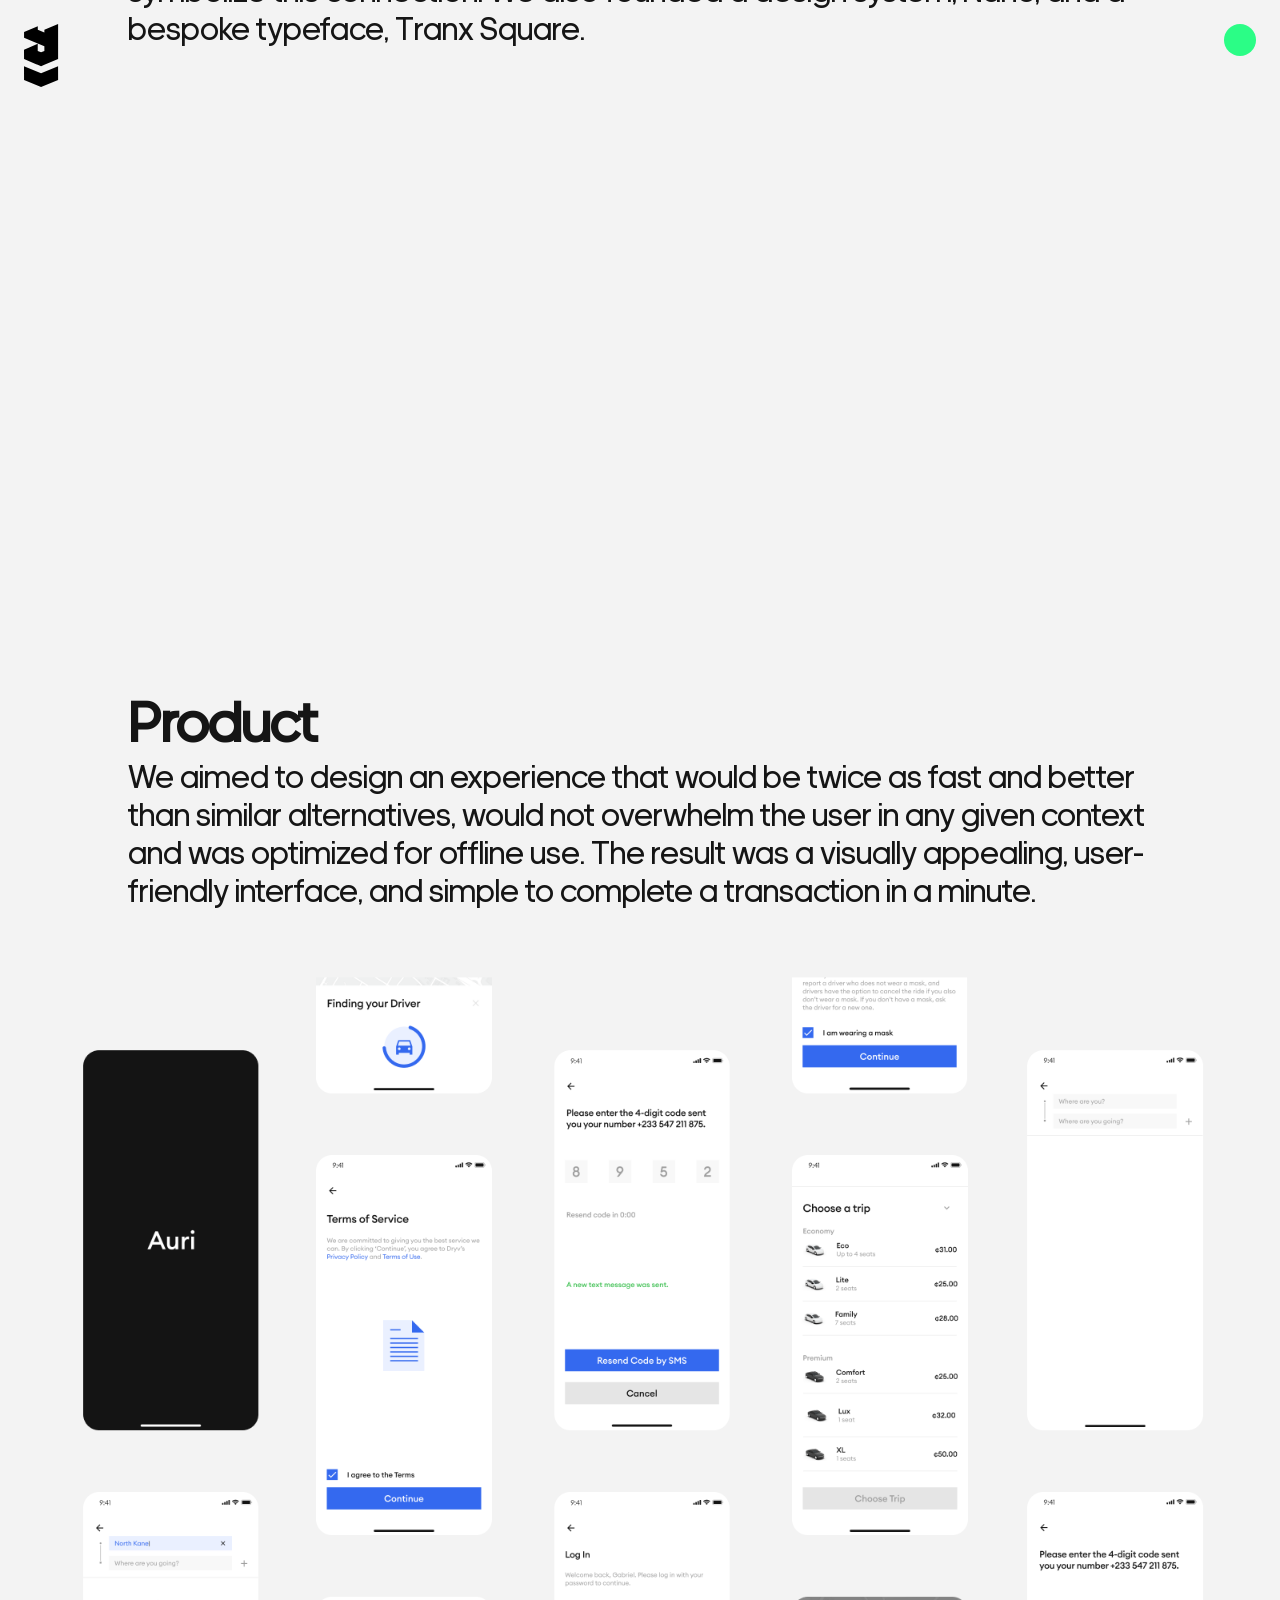
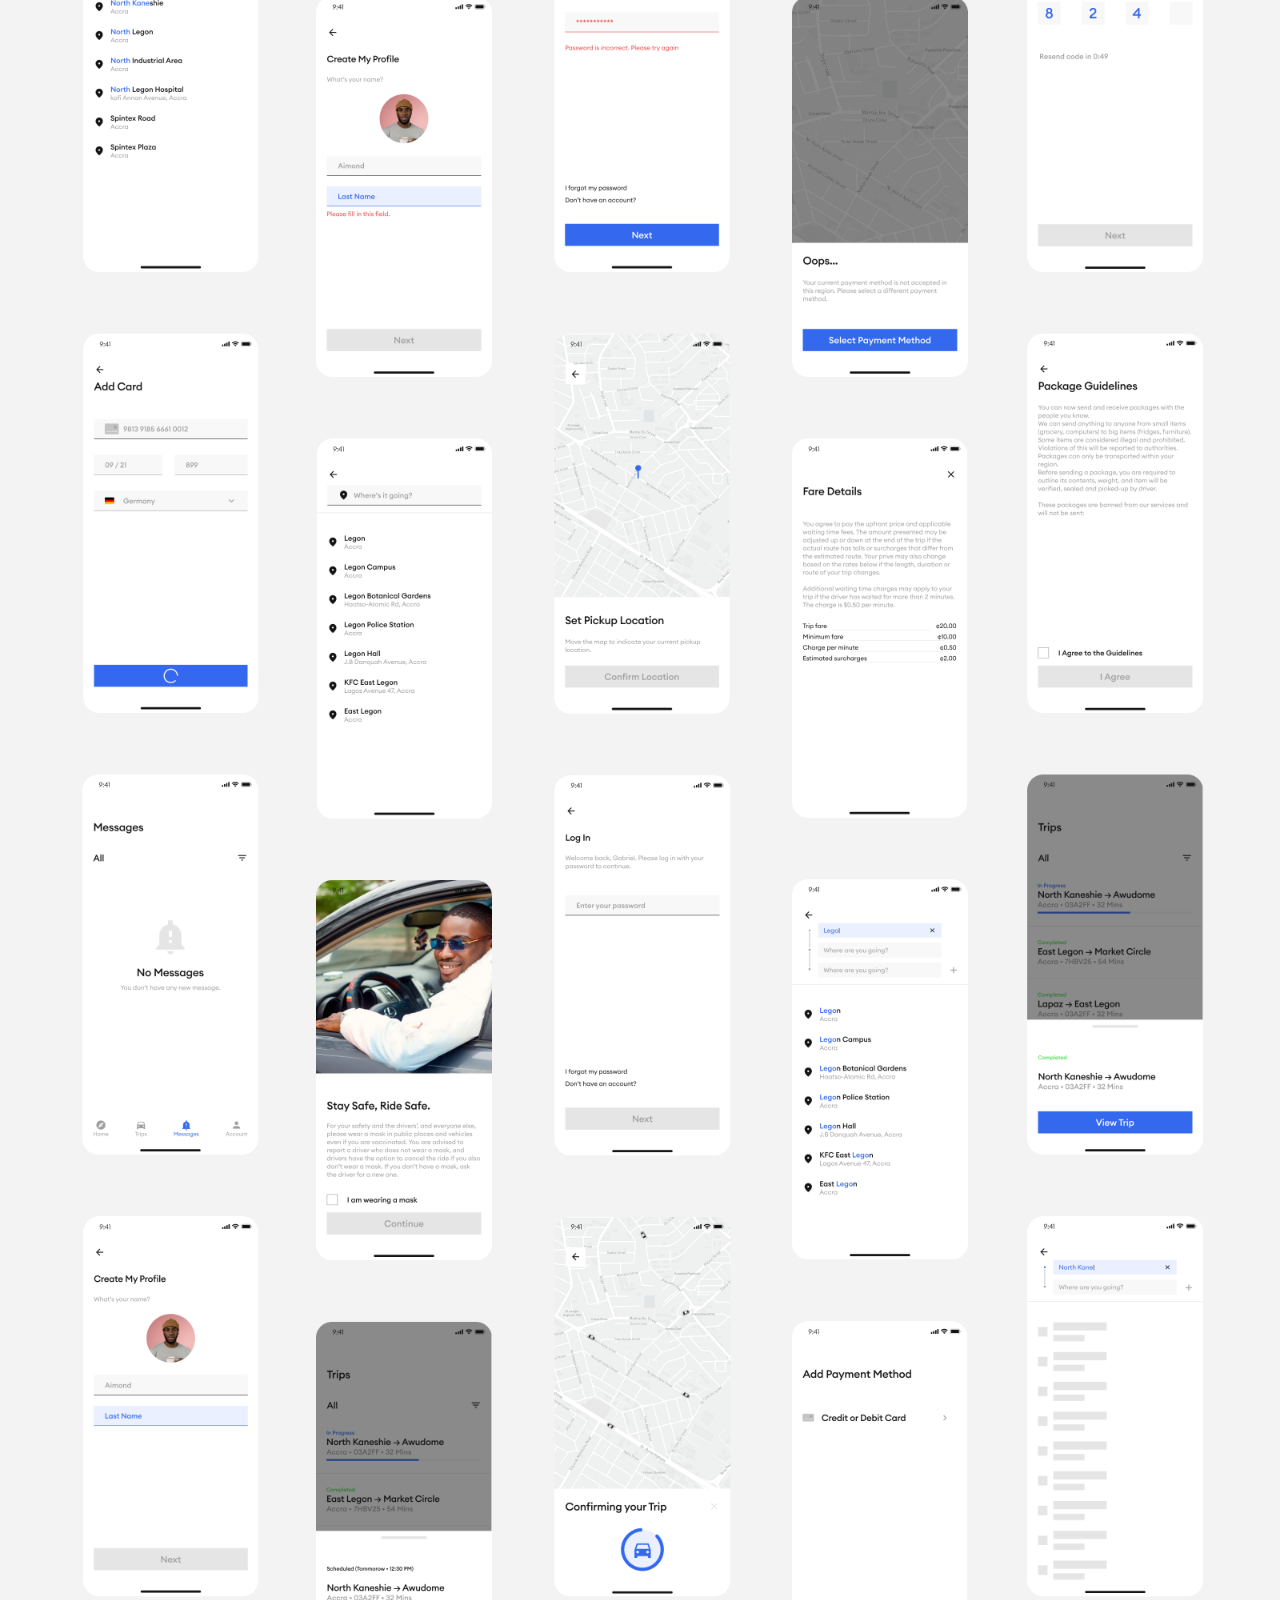
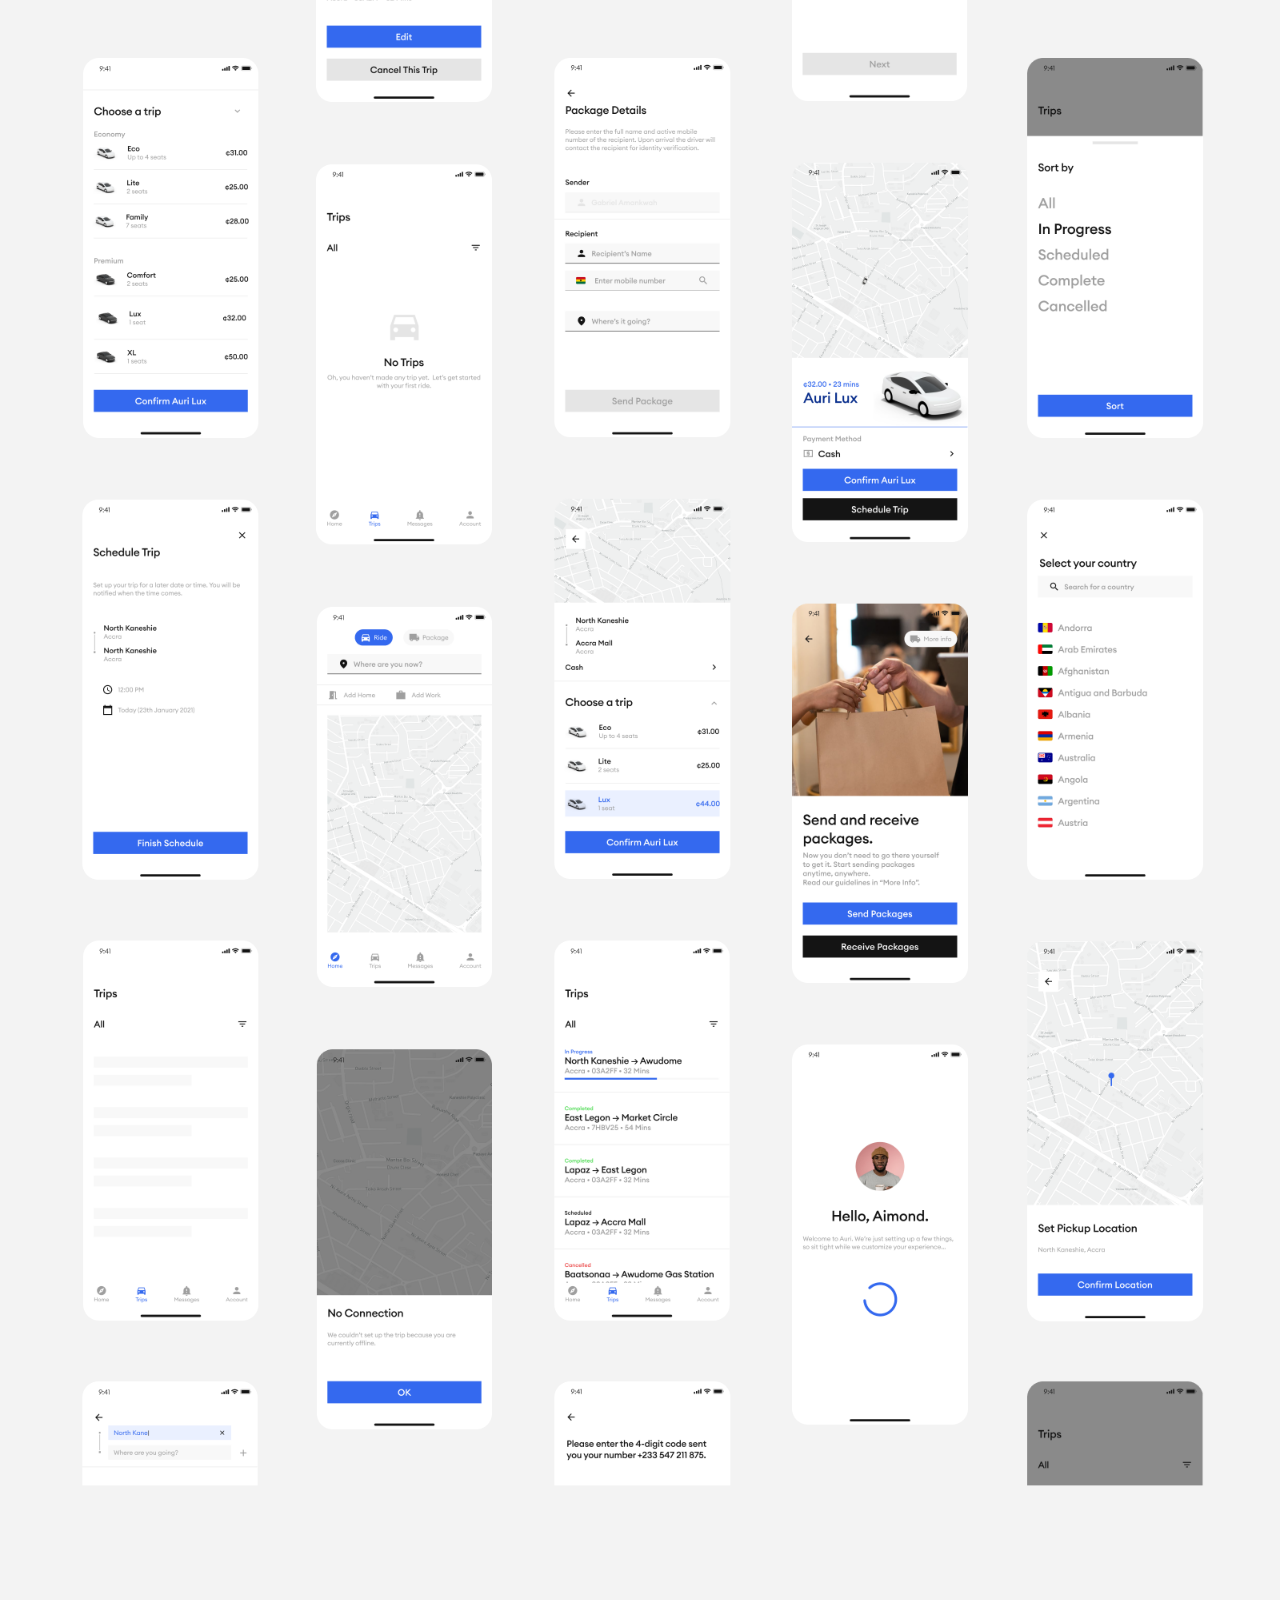
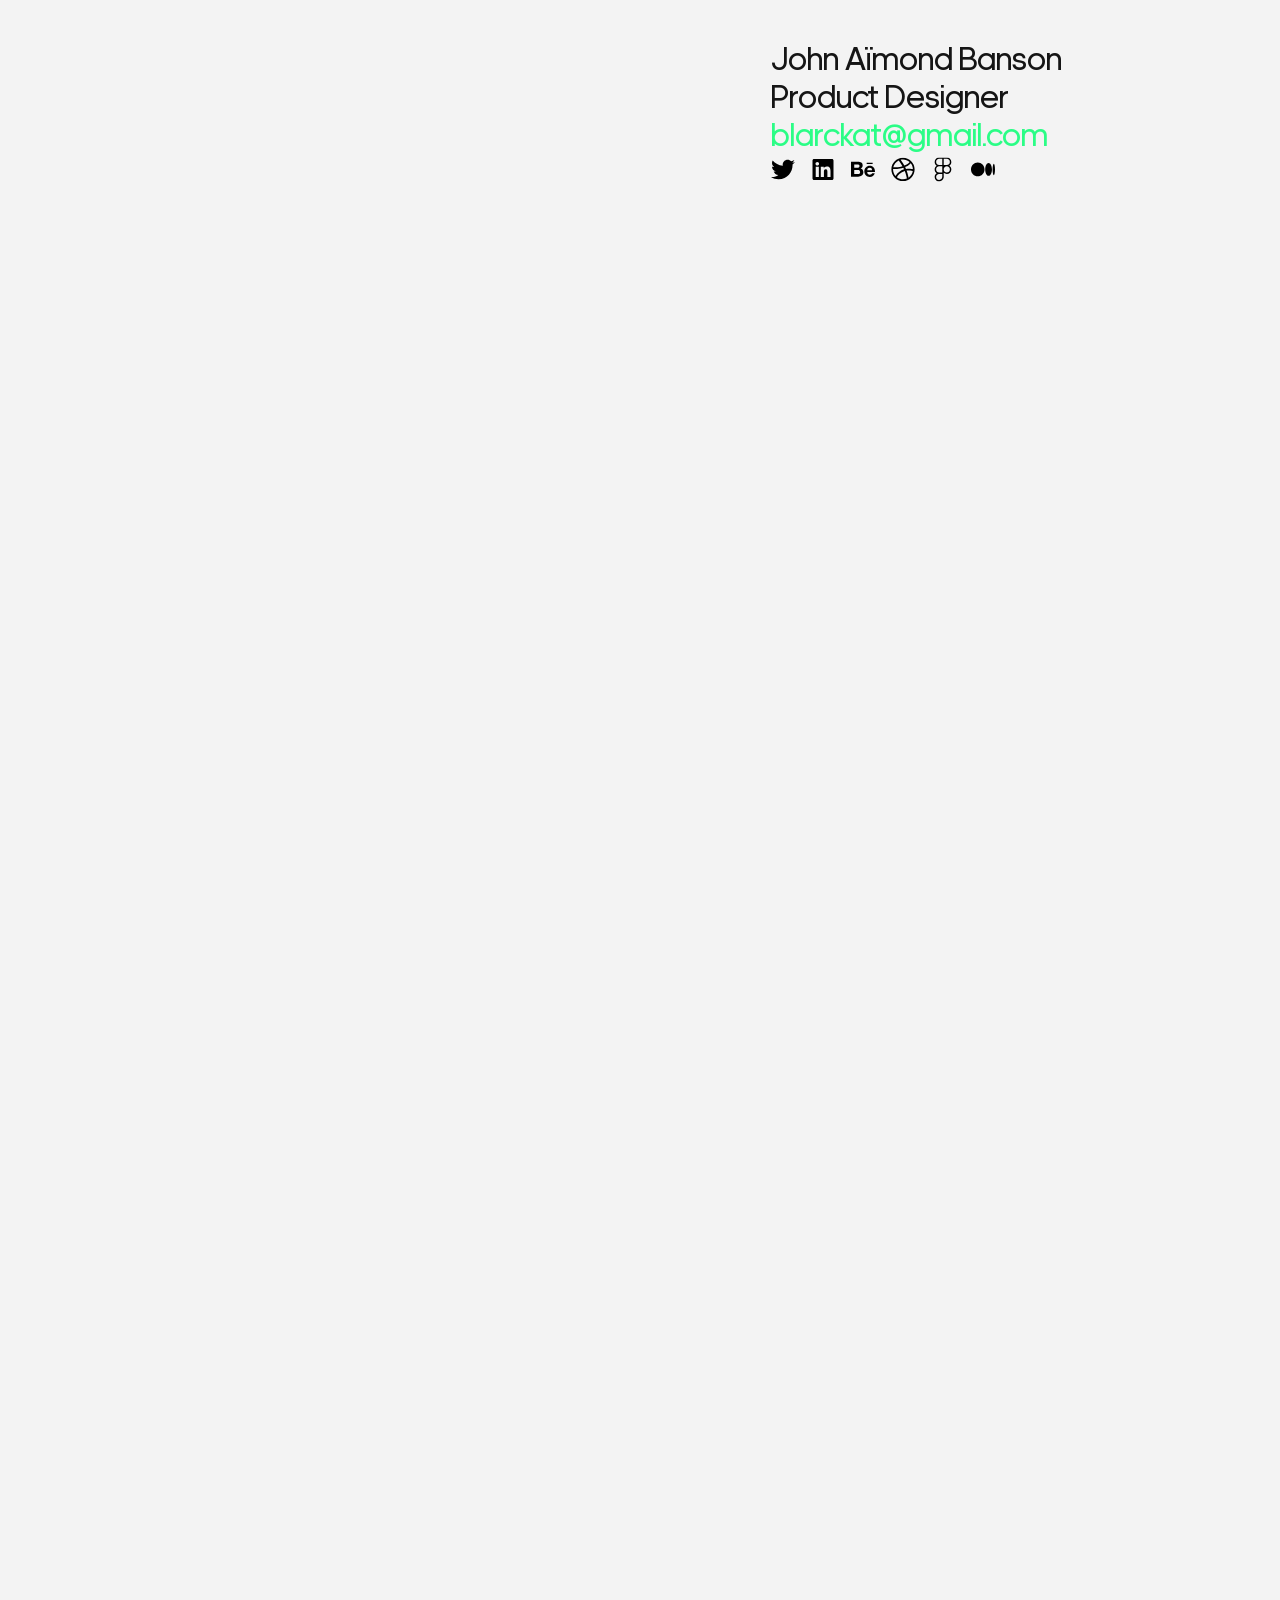
<file: work.auri.html>
<!DOCTYPE html>
<html lang="en">
<head>
    <meta charset="UTF-8">
    <meta http-equiv="X-UA-Compatible" content="IE=edge">
    <meta name="description" content="John Banson is a UX Design Engineer working with startups and brands to create impact through digital experiences.">
    <meta name="viewport" content="width=device-width, initial-scale=1.0">
    <meta name="keywords" content="Blarckat, John Stephen Aïmond Banson, John Banson, Aïmond, Software Engineer, Brand Strategist, Brand Designer Design Engineer, Design Portfolio, Professional Designers in Ghana, Professional designers in Accra, Top UX Designers in Africa">
    <meta name="author" content="John Stephen Aïmond Banson (Blarckat)">
    <link rel="stylesheet" href="./css/main.min.css">
    <link rel="icon" href="./favicon.png" type="image/x-icon">
    <title>John Aïmond Banson • Auri</title>
</head>
<body>
  <div onclick="closeNav()" id="nav-overlay"></div>
  <nav id="sideNav" class="sideNav">
    <div class="top-row">
      <div id="themeToggle">
        <svg width="24" height="24"><path d="M20.742 13.045a8.088 8.088 0 0 1-2.077.271c-2.135 0-4.14-.83-5.646-2.336a8.025 8.025 0 0 1-2.064-7.723A1 1 0 0 0 9.73 2.034a10.014 10.014 0 0 0-4.489 2.582c-3.898 3.898-3.898 10.243 0 14.143a9.937 9.937 0 0 0 7.072 2.93 9.93 9.93 0 0 0 7.07-2.929 10.007 10.007 0 0 0 2.583-4.491 1.001 1.001 0 0 0-1.224-1.224zm-2.772 4.301a7.947 7.947 0 0 1-5.656 2.343 7.953 7.953 0 0 1-5.658-2.344c-3.118-3.119-3.118-8.195 0-11.314a7.923 7.923 0 0 1 2.06-1.483 10.027 10.027 0 0 0 2.89 7.848 9.972 9.972 0 0 0 7.848 2.891 8.036 8.036 0 0 1-1.484 2.059z"/></svg>
      </div>
      <div class="navClose">
          <svg onclick="closeNav()" width="24" height="24"><path d="m16.192 6.344-4.243 4.242-4.242-4.242-1.414 1.414L10.535 12l-4.242 4.242 1.414 1.414 4.242-4.242 4.243 4.242 1.414-1.414L13.364 12l4.242-4.242z"/></svg>
      </div>
    </div>
    <ul>
        <li><a href="./work.html">Work</a></li>
        <li><a href="./lab.html">Lab</a></li>
        <li><a href="./journal.html">Journal</a></li>
        <li><a href="./journey.html">Journey</a></li>
        <li><a href="./about.html">About</a></li>
  </ul>
  <div class="nav-social">
    <a href="https://twitter.com/blarckat">
      <svg viewBox="0 0 512 512">
        <!-- Twitter Logo -->
        <path
          d="M459.37 151.716c.325 4.548.325 9.097.325 13.645 0 138.72-105.583 298.558-298.558 298.558-59.452 0-114.68-17.219-161.137-47.106 8.447.974 16.568 1.299 25.34 1.299 49.055 0 94.213-16.568 130.274-44.832-46.132-.975-84.792-31.188-98.112-72.772 6.498.974 12.995 1.624 19.818 1.624 9.421 0 18.843-1.3 27.614-3.573-48.081-9.747-84.143-51.98-84.143-102.985v-1.299c13.969 7.797 30.214 12.67 47.431 13.319-28.264-18.843-46.781-51.005-46.781-87.391 0-19.492 5.197-37.36 14.294-52.954 51.655 63.675 129.3 105.258 216.365 109.807-1.624-7.797-2.599-15.918-2.599-24.04 0-57.828 46.782-104.934 104.934-104.934 30.213 0 57.502 12.67 76.67 33.137 23.715-4.548 46.456-13.32 66.599-25.34-7.798 24.366-24.366 44.833-46.132 57.827 21.117-2.273 41.584-8.122 60.426-16.243-14.292 20.791-32.161 39.308-52.628 54.253z"
        />
      </svg>
    </a>
    <a href="https://www.linkedin.com/in/blarckat">
      <svg viewBox="0 0 448 512">
        <!-- LinkedIn logo -->
        <path
          d="M416 32H31.9C14.3 32 0 46.5 0 64.3v383.4C0 465.5 14.3 480 31.9 480H416c17.6 0 32-14.5 32-32.3V64.3c0-17.8-14.4-32.3-32-32.3zM135.4 416H69V202.2h66.5V416zm-33.2-243c-21.3 0-38.5-17.3-38.5-38.5S80.9 96 102.2 96c21.2 0 38.5 17.3 38.5 38.5 0 21.3-17.2 38.5-38.5 38.5zm282.1 243h-66.4V312c0-24.8-.5-56.7-34.5-56.7-34.6 0-39.9 27-39.9 54.9V416h-66.4V202.2h63.7v29.2h.9c8.9-16.8 30.6-34.5 62.9-34.5 67.2 0 79.7 44.3 79.7 101.9V416z"
        />
      </svg>
    </a>
    <a href="https://www.behance.net/blarckat">
      <svg viewBox="0 0 576 512">
        <!-- Behance logo -->
        <path
          d="M232 237.2c31.8-15.2 48.4-38.2 48.4-74 0-70.6-52.6-87.8-113.3-87.8H0v354.4h171.8c64.4 0 124.9-30.9 124.9-102.9 0-44.5-21.1-77.4-64.7-89.7zM77.9 135.9H151c28.1 0 53.4 7.9 53.4 40.5 0 30.1-19.7 42.2-47.5 42.2h-79v-82.7zm83.3 233.7H77.9V272h84.9c34.3 0 56 14.3 56 50.6 0 35.8-25.9 47-57.6 47zm358.5-240.7H376V94h143.7v34.9zM576 305.2c0-75.9-44.4-139.2-124.9-139.2-78.2 0-131.3 58.8-131.3 135.8 0 79.9 50.3 134.7 131.3 134.7 61.3 0 101-27.6 120.1-86.3H509c-6.7 21.9-34.3 33.5-55.7 33.5-41.3 0-63-24.2-63-65.3h185.1c.3-4.2.6-8.7.6-13.2zM390.4 274c2.3-33.7 24.7-54.8 58.5-54.8 35.4 0 53.2 20.8 56.2 54.8H390.4z"
        />
      </svg>
    </a>
    <a href="https://www.dribbble.com/blarckat">
      <svg viewBox="0 0 512 512">
        <!-- Dribbble logo -->
        <path
          d="M256 8C119.252 8 8 119.252 8 256s111.252 248 248 248 248-111.252 248-248S392.748 8 256 8zm163.97 114.366c29.503 36.046 47.369 81.957 47.835 131.955-6.984-1.477-77.018-15.682-147.502-6.818-5.752-14.041-11.181-26.393-18.617-41.614 78.321-31.977 113.818-77.482 118.284-83.523zM396.421 97.87c-3.81 5.427-35.697 48.286-111.021 76.519-34.712-63.776-73.185-116.168-79.04-124.008 67.176-16.193 137.966 1.27 190.061 47.489zm-230.48-33.25c5.585 7.659 43.438 60.116 78.537 122.509-99.087 26.313-186.36 25.934-195.834 25.809C62.38 147.205 106.678 92.573 165.941 64.62zM44.17 256.323c0-2.166.043-4.322.108-6.473 9.268.19 111.92 1.513 217.706-30.146 6.064 11.868 11.857 23.915 17.174 35.949-76.599 21.575-146.194 83.527-180.531 142.306C64.794 360.405 44.17 310.73 44.17 256.323zm81.807 167.113c22.127-45.233 82.178-103.622 167.579-132.756 29.74 77.283 42.039 142.053 45.189 160.638-68.112 29.013-150.015 21.053-212.768-27.882zm248.38 8.489c-2.171-12.886-13.446-74.897-41.152-151.033 66.38-10.626 124.7 6.768 131.947 9.055-9.442 58.941-43.273 109.844-90.795 141.978z"
        />
      </svg>
    </a>
    <a href="https://www.figma.com/@blarckat">
      <svg viewBox="0 0 384 512">
        <!-- Figma logo -->
        <path
          d="M14 95.7924C14 42.8877 56.8878 0 109.793 0H274.161C327.066 0 369.954 42.8877 369.954 95.7924C369.954 129.292 352.758 158.776 326.711 175.897C352.758 193.019 369.954 222.502 369.954 256.002C369.954 308.907 327.066 351.795 274.161 351.795H272.081C247.279 351.795 224.678 342.369 207.666 326.904V415.167C207.666 468.777 163.657 512 110.309 512C57.5361 512 14 469.243 14 416.207C14 382.709 31.1945 353.227 57.2392 336.105C31.1945 318.983 14 289.5 14 256.002C14 222.502 31.196 193.019 57.2425 175.897C31.196 158.776 14 129.292 14 95.7924ZM176.288 191.587H109.793C74.2172 191.587 45.3778 220.427 45.3778 256.002C45.3778 291.44 73.9948 320.194 109.381 320.416C109.518 320.415 109.655 320.415 109.793 320.415H176.288V191.587ZM207.666 256.002C207.666 291.577 236.505 320.417 272.081 320.417H274.161C309.737 320.417 338.576 291.577 338.576 256.002C338.576 220.427 309.737 191.587 274.161 191.587H272.081C236.505 191.587 207.666 220.427 207.666 256.002ZM109.793 351.795C109.655 351.795 109.518 351.794 109.381 351.794C73.9948 352.015 45.3778 380.769 45.3778 416.207C45.3778 451.652 74.6025 480.622 110.309 480.622C146.591 480.622 176.288 451.186 176.288 415.167V351.795H109.793ZM109.793 31.3778C74.2172 31.3778 45.3778 60.2173 45.3778 95.7924C45.3778 131.368 74.2172 160.207 109.793 160.207H176.288V31.3778H109.793ZM207.666 160.207H274.161C309.737 160.207 338.576 131.368 338.576 95.7924C338.576 60.2173 309.737 31.3778 274.161 31.3778H207.666V160.207Z"
        />
      </svg>
    </a>
    <a href="https://blarckat.medium.com">
      <svg viewBox="0 0 640 512">
        <!-- Medium logo -->
        <path
          d="M180.5,74.262C80.813,74.262,0,155.633,0,256S80.819,437.738,180.5,437.738,361,356.373,361,256,280.191,74.262,180.5,74.262Zm288.25,10.646c-49.845,0-90.245,76.619-90.245,171.095s40.406,171.1,90.251,171.1,90.251-76.619,90.251-171.1H559C559,161.5,518.6,84.908,468.752,84.908Zm139.506,17.821c-17.526,0-31.735,68.628-31.735,153.274s14.2,153.274,31.735,153.274S640,340.631,640,256C640,171.351,625.785,102.729,608.258,102.729Z"
        />
      </svg>
    </a>
  </div>
</nav>
    <div class="appbar">
      <a href="index.html" class="logo-header">
        <svg viewBox="0 0 26 32">
          <path
            d="M12.9925 0V13.3574L7.7622 15.5556L6.50218 16.0721L5.23028 15.5435L4.62404 15.3033L4.61215 15.2913L0.023774 13.3694L0 9.84985L1.99701 8.94895L5.23028 7.48348V10.2703L6.50218 10.7868L7.7622 10.2703V8.46847L3.62553 6.73874L0.023774 5.22523V3.03904L5.25405 0.840841V2.1982L7.7622 3.25526V2.1982L12.9925 0Z"
          />
          <path
            d="M0.023774 21.3574L0 16.0721L6.50218 18.7147L12.9806 16.0721L12.9925 21.3574L6.50218 24L0.023774 21.3574Z"
          />
        </svg>
      </a>
      <a onclick="openNav()" class="menu-button"></a>
    </div>
   <div class="smoothScroll">
    <header>
      <div class="content-padding">
        <h1>Safer rides for a safer world.</h1>
      </div>
      <div class="work-hero-img">
          <img src="./assets/auri/behance_slide_30-1.png" alt="muuvr_logo">
      </div>
    </header>
  <section class="case-intro content-padding">
      <p class="">
          Auri offers safe and affordable rides 
      </p>
      <div class="case-role">
          <p>Role: Strategy, UX/UI, Branding<br>
          As the product designer, my role was to deliver a unique experience for its mobile, web, and brand touchpoints that would set them apart in the mind of users. </p>
      </div>
  </section>
  <section>
      <div class="content-padding">
          <h2>Strategy</h2>
      <p>In a competitive industry such as transportation and ride sharing, Auri's goal was to be recognizable and distinctive at a glance. 

      </p>
      </div>
  </section>
  <section class="case-branding zapp-branding">
      <div class="content-padding">
          <h2>UX / UI</h2>
          <p>Zapp is not just about the product. It's more about the connection between two or more people. Imagine being able to send and receive money from anyone, anywhere, as Zapp as possible. We crafted the logomark to symbolize this connection. 
          We also founded a design system, Nano, and a bespoke typeface, Tranx Square.</p>
      </div>
  </section>
  <section class="case-UX zapp-UX">
      <div class="content-padding">
          <h2>Product</h2>
          <p>We aimed to design an experience that would be twice as fast and better than similar alternatives, would not overwhelm the user in any given context and was optimized for offline use. 
          The result was a visually appealing, user-friendly interface, and simple to complete a transaction in a minute.</p>
      </div>
      <div class="full-showcase-img">
          <img src="./assets/auri_full-showcase-mobile-ui.png" alt="auri_full_showcase">
      </div>
  </section>

  <footer>
      <div class="footer-content content-padding">
          <div class="footer-text">
          <p>John Aïmond Banson</p>
          <p>Product Designer</p>
          <a href="mailto:blarckat@gmail.com">blarckat@gmail.com</a>

          </div>
          <div class="footer-social">
              <a href="https://twitter.com/blarckat">
                  <svg viewBox="0 0 512 512">
                      <!-- Twitter Logo -->
                      <path d="M459.37 151.716c.325 4.548.325 9.097.325 13.645 0 138.72-105.583 298.558-298.558 298.558-59.452 0-114.68-17.219-161.137-47.106 8.447.974 16.568 1.299 25.34 1.299 49.055 0 94.213-16.568 130.274-44.832-46.132-.975-84.792-31.188-98.112-72.772 6.498.974 12.995 1.624 19.818 1.624 9.421 0 18.843-1.3 27.614-3.573-48.081-9.747-84.143-51.98-84.143-102.985v-1.299c13.969 7.797 30.214 12.67 47.431 13.319-28.264-18.843-46.781-51.005-46.781-87.391 0-19.492 5.197-37.36 14.294-52.954 51.655 63.675 129.3 105.258 216.365 109.807-1.624-7.797-2.599-15.918-2.599-24.04 0-57.828 46.782-104.934 104.934-104.934 30.213 0 57.502 12.67 76.67 33.137 23.715-4.548 46.456-13.32 66.599-25.34-7.798 24.366-24.366 44.833-46.132 57.827 21.117-2.273 41.584-8.122 60.426-16.243-14.292 20.791-32.161 39.308-52.628 54.253z"/>
                  </svg>
              </a>
              <a href="https://www.linkedin.com/in/blarckat">
                  <svg viewBox="0 0 448 512">
                      <!-- LinkedIn logo -->
                      <path d="M416 32H31.9C14.3 32 0 46.5 0 64.3v383.4C0 465.5 14.3 480 31.9 480H416c17.6 0 32-14.5 32-32.3V64.3c0-17.8-14.4-32.3-32-32.3zM135.4 416H69V202.2h66.5V416zm-33.2-243c-21.3 0-38.5-17.3-38.5-38.5S80.9 96 102.2 96c21.2 0 38.5 17.3 38.5 38.5 0 21.3-17.2 38.5-38.5 38.5zm282.1 243h-66.4V312c0-24.8-.5-56.7-34.5-56.7-34.6 0-39.9 27-39.9 54.9V416h-66.4V202.2h63.7v29.2h.9c8.9-16.8 30.6-34.5 62.9-34.5 67.2 0 79.7 44.3 79.7 101.9V416z"/>                    </svg>
              </a>
              <a href="https://www.behance.net/blarckat">
                  <svg viewBox="0 0 576 512">
                      <!-- Behance logo -->
                      <path d="M232 237.2c31.8-15.2 48.4-38.2 48.4-74 0-70.6-52.6-87.8-113.3-87.8H0v354.4h171.8c64.4 0 124.9-30.9 124.9-102.9 0-44.5-21.1-77.4-64.7-89.7zM77.9 135.9H151c28.1 0 53.4 7.9 53.4 40.5 0 30.1-19.7 42.2-47.5 42.2h-79v-82.7zm83.3 233.7H77.9V272h84.9c34.3 0 56 14.3 56 50.6 0 35.8-25.9 47-57.6 47zm358.5-240.7H376V94h143.7v34.9zM576 305.2c0-75.9-44.4-139.2-124.9-139.2-78.2 0-131.3 58.8-131.3 135.8 0 79.9 50.3 134.7 131.3 134.7 61.3 0 101-27.6 120.1-86.3H509c-6.7 21.9-34.3 33.5-55.7 33.5-41.3 0-63-24.2-63-65.3h185.1c.3-4.2.6-8.7.6-13.2zM390.4 274c2.3-33.7 24.7-54.8 58.5-54.8 35.4 0 53.2 20.8 56.2 54.8H390.4z"/>
                  </svg>
              </a>
              <a href="https://www.dribbble.com/blarckat">
                  <svg viewBox="0 0 512 512">
                      <!-- Dribbble logo -->
                      <path d="M256 8C119.252 8 8 119.252 8 256s111.252 248 248 248 248-111.252 248-248S392.748 8 256 8zm163.97 114.366c29.503 36.046 47.369 81.957 47.835 131.955-6.984-1.477-77.018-15.682-147.502-6.818-5.752-14.041-11.181-26.393-18.617-41.614 78.321-31.977 113.818-77.482 118.284-83.523zM396.421 97.87c-3.81 5.427-35.697 48.286-111.021 76.519-34.712-63.776-73.185-116.168-79.04-124.008 67.176-16.193 137.966 1.27 190.061 47.489zm-230.48-33.25c5.585 7.659 43.438 60.116 78.537 122.509-99.087 26.313-186.36 25.934-195.834 25.809C62.38 147.205 106.678 92.573 165.941 64.62zM44.17 256.323c0-2.166.043-4.322.108-6.473 9.268.19 111.92 1.513 217.706-30.146 6.064 11.868 11.857 23.915 17.174 35.949-76.599 21.575-146.194 83.527-180.531 142.306C64.794 360.405 44.17 310.73 44.17 256.323zm81.807 167.113c22.127-45.233 82.178-103.622 167.579-132.756 29.74 77.283 42.039 142.053 45.189 160.638-68.112 29.013-150.015 21.053-212.768-27.882zm248.38 8.489c-2.171-12.886-13.446-74.897-41.152-151.033 66.38-10.626 124.7 6.768 131.947 9.055-9.442 58.941-43.273 109.844-90.795 141.978z"/>
                  </svg>
              </a>
              <a href="https://www.figma.com/@blarckat">
                  <svg viewBox="0 0 384 512" >
                      <!-- Figma logo -->
                      <path d="M14 95.7924C14 42.8877 56.8878 0 109.793 0H274.161C327.066 0 369.954 42.8877 369.954 95.7924C369.954 129.292 352.758 158.776 326.711 175.897C352.758 193.019 369.954 222.502 369.954 256.002C369.954 308.907 327.066 351.795 274.161 351.795H272.081C247.279 351.795 224.678 342.369 207.666 326.904V415.167C207.666 468.777 163.657 512 110.309 512C57.5361 512 14 469.243 14 416.207C14 382.709 31.1945 353.227 57.2392 336.105C31.1945 318.983 14 289.5 14 256.002C14 222.502 31.196 193.019 57.2425 175.897C31.196 158.776 14 129.292 14 95.7924ZM176.288 191.587H109.793C74.2172 191.587 45.3778 220.427 45.3778 256.002C45.3778 291.44 73.9948 320.194 109.381 320.416C109.518 320.415 109.655 320.415 109.793 320.415H176.288V191.587ZM207.666 256.002C207.666 291.577 236.505 320.417 272.081 320.417H274.161C309.737 320.417 338.576 291.577 338.576 256.002C338.576 220.427 309.737 191.587 274.161 191.587H272.081C236.505 191.587 207.666 220.427 207.666 256.002ZM109.793 351.795C109.655 351.795 109.518 351.794 109.381 351.794C73.9948 352.015 45.3778 380.769 45.3778 416.207C45.3778 451.652 74.6025 480.622 110.309 480.622C146.591 480.622 176.288 451.186 176.288 415.167V351.795H109.793ZM109.793 31.3778C74.2172 31.3778 45.3778 60.2173 45.3778 95.7924C45.3778 131.368 74.2172 160.207 109.793 160.207H176.288V31.3778H109.793ZM207.666 160.207H274.161C309.737 160.207 338.576 131.368 338.576 95.7924C338.576 60.2173 309.737 31.3778 274.161 31.3778H207.666V160.207Z"/>
                  </svg>
              </a>
              <a href="https://blarckat.medium.com">
                  <svg viewBox="0 0 640 512">
                      <!-- Medium logo -->
                      <path d="M180.5,74.262C80.813,74.262,0,155.633,0,256S80.819,437.738,180.5,437.738,361,356.373,361,256,280.191,74.262,180.5,74.262Zm288.25,10.646c-49.845,0-90.245,76.619-90.245,171.095s40.406,171.1,90.251,171.1,90.251-76.619,90.251-171.1H559C559,161.5,518.6,84.908,468.752,84.908Zm139.506,17.821c-17.526,0-31.735,68.628-31.735,153.274s14.2,153.274,31.735,153.274S640,340.631,640,256C640,171.351,625.785,102.729,608.258,102.729Z"/>
                  </svg>
              </a>
             
          </div>
      </div>
  </footer>
   </div>
    <script src="./scripts/app.js"></script>
    </body>
    </html>
</file>
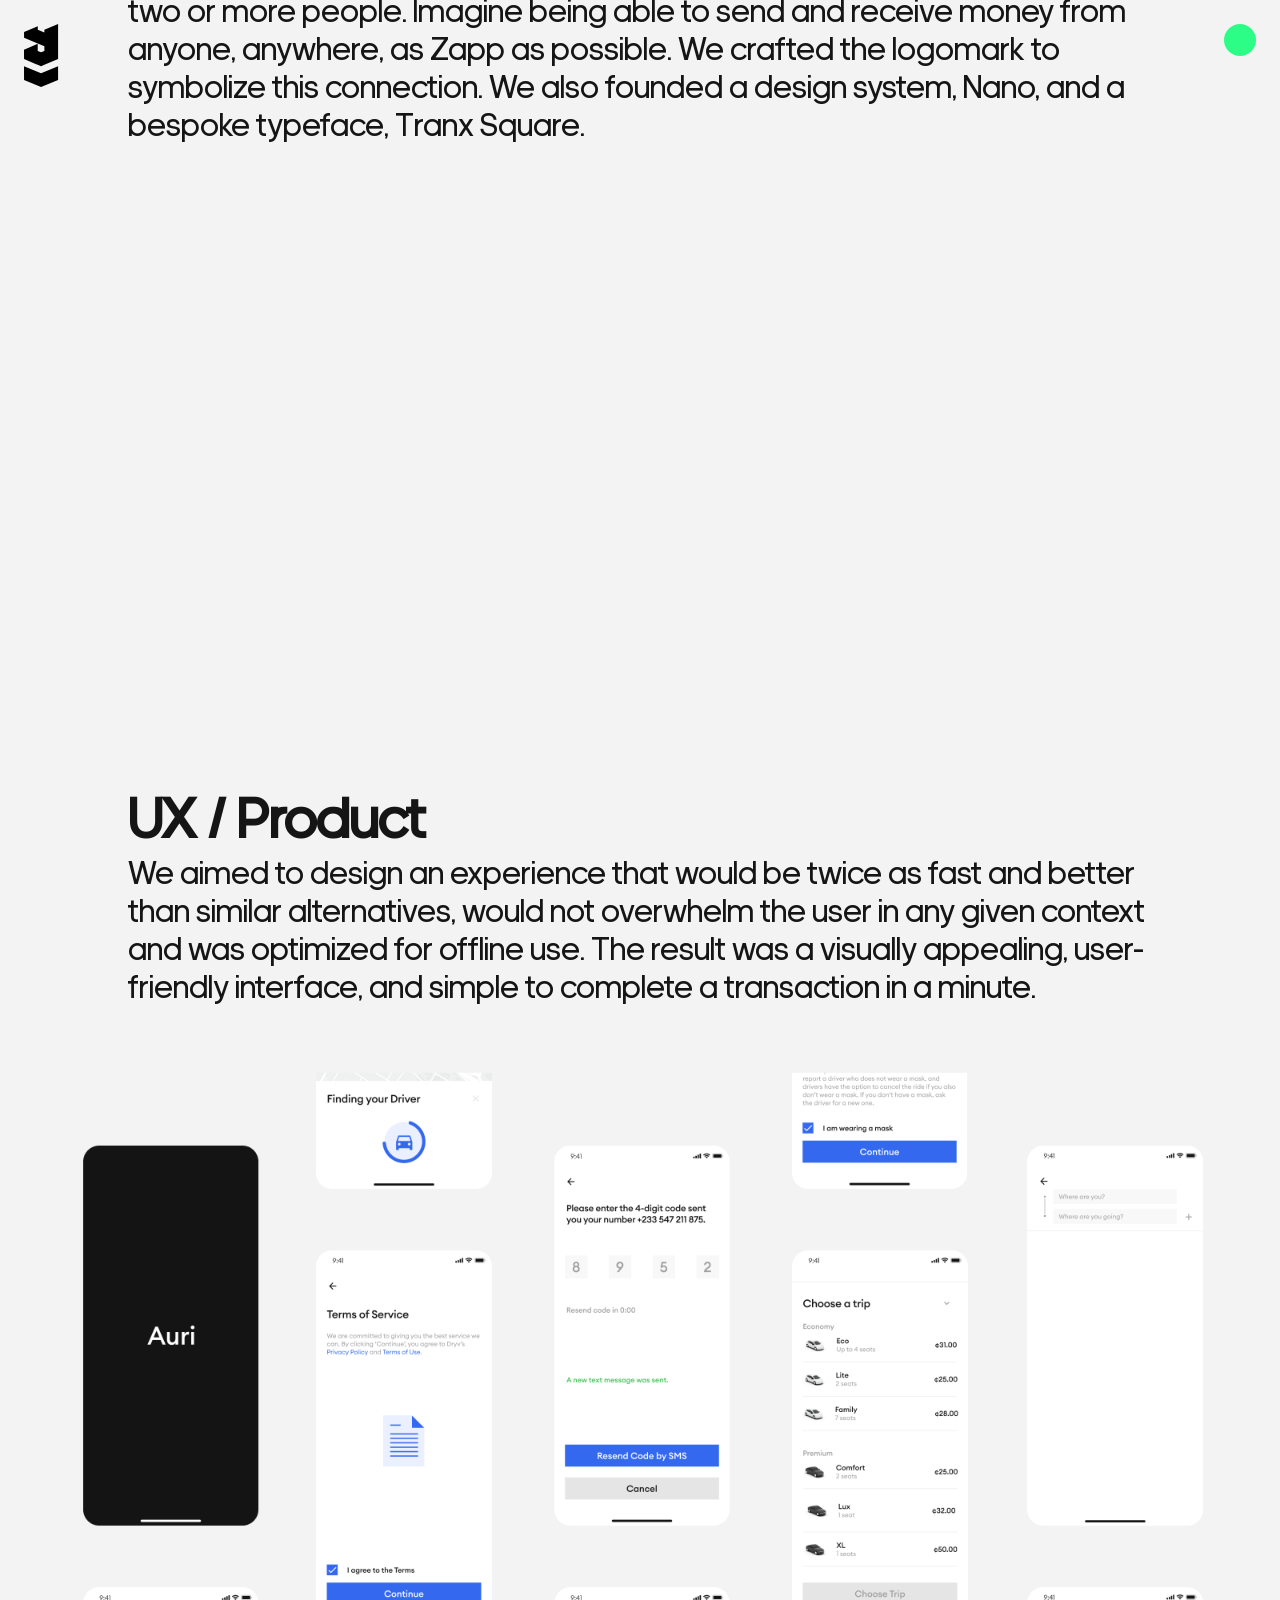
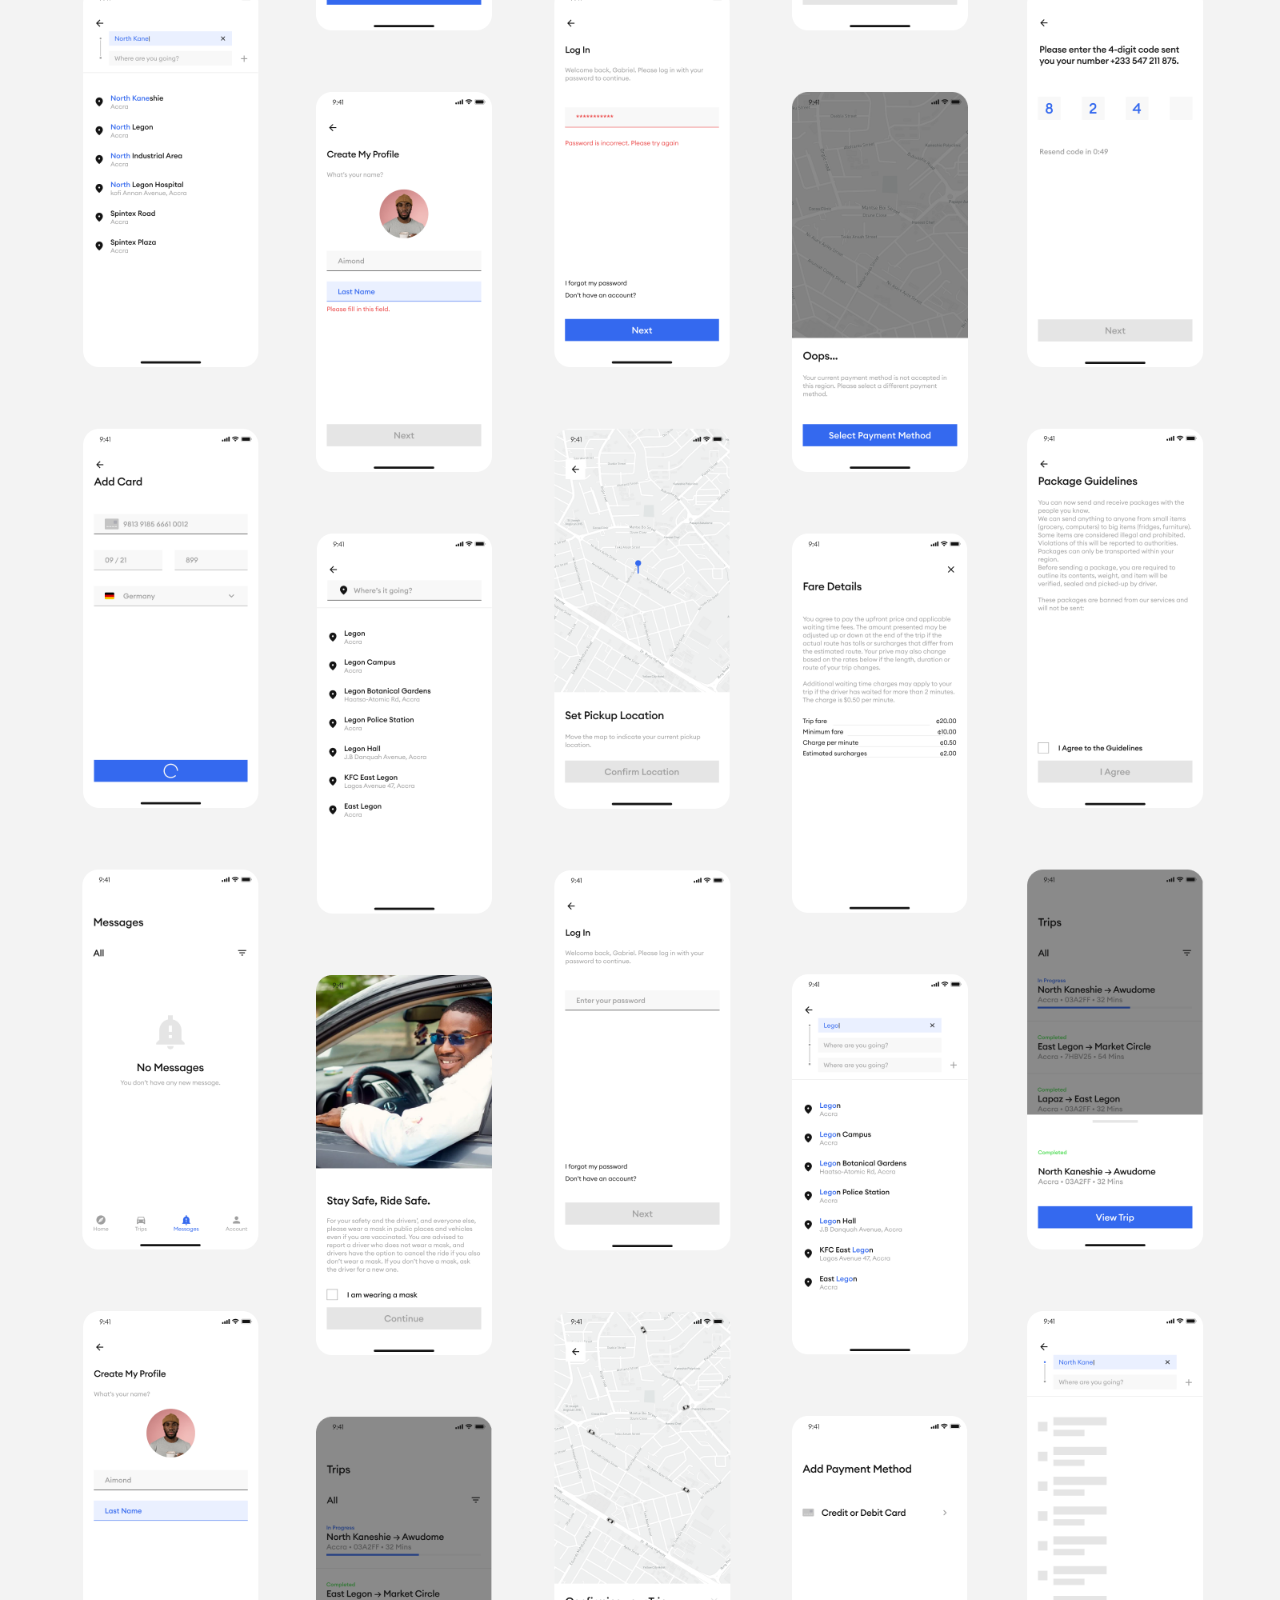
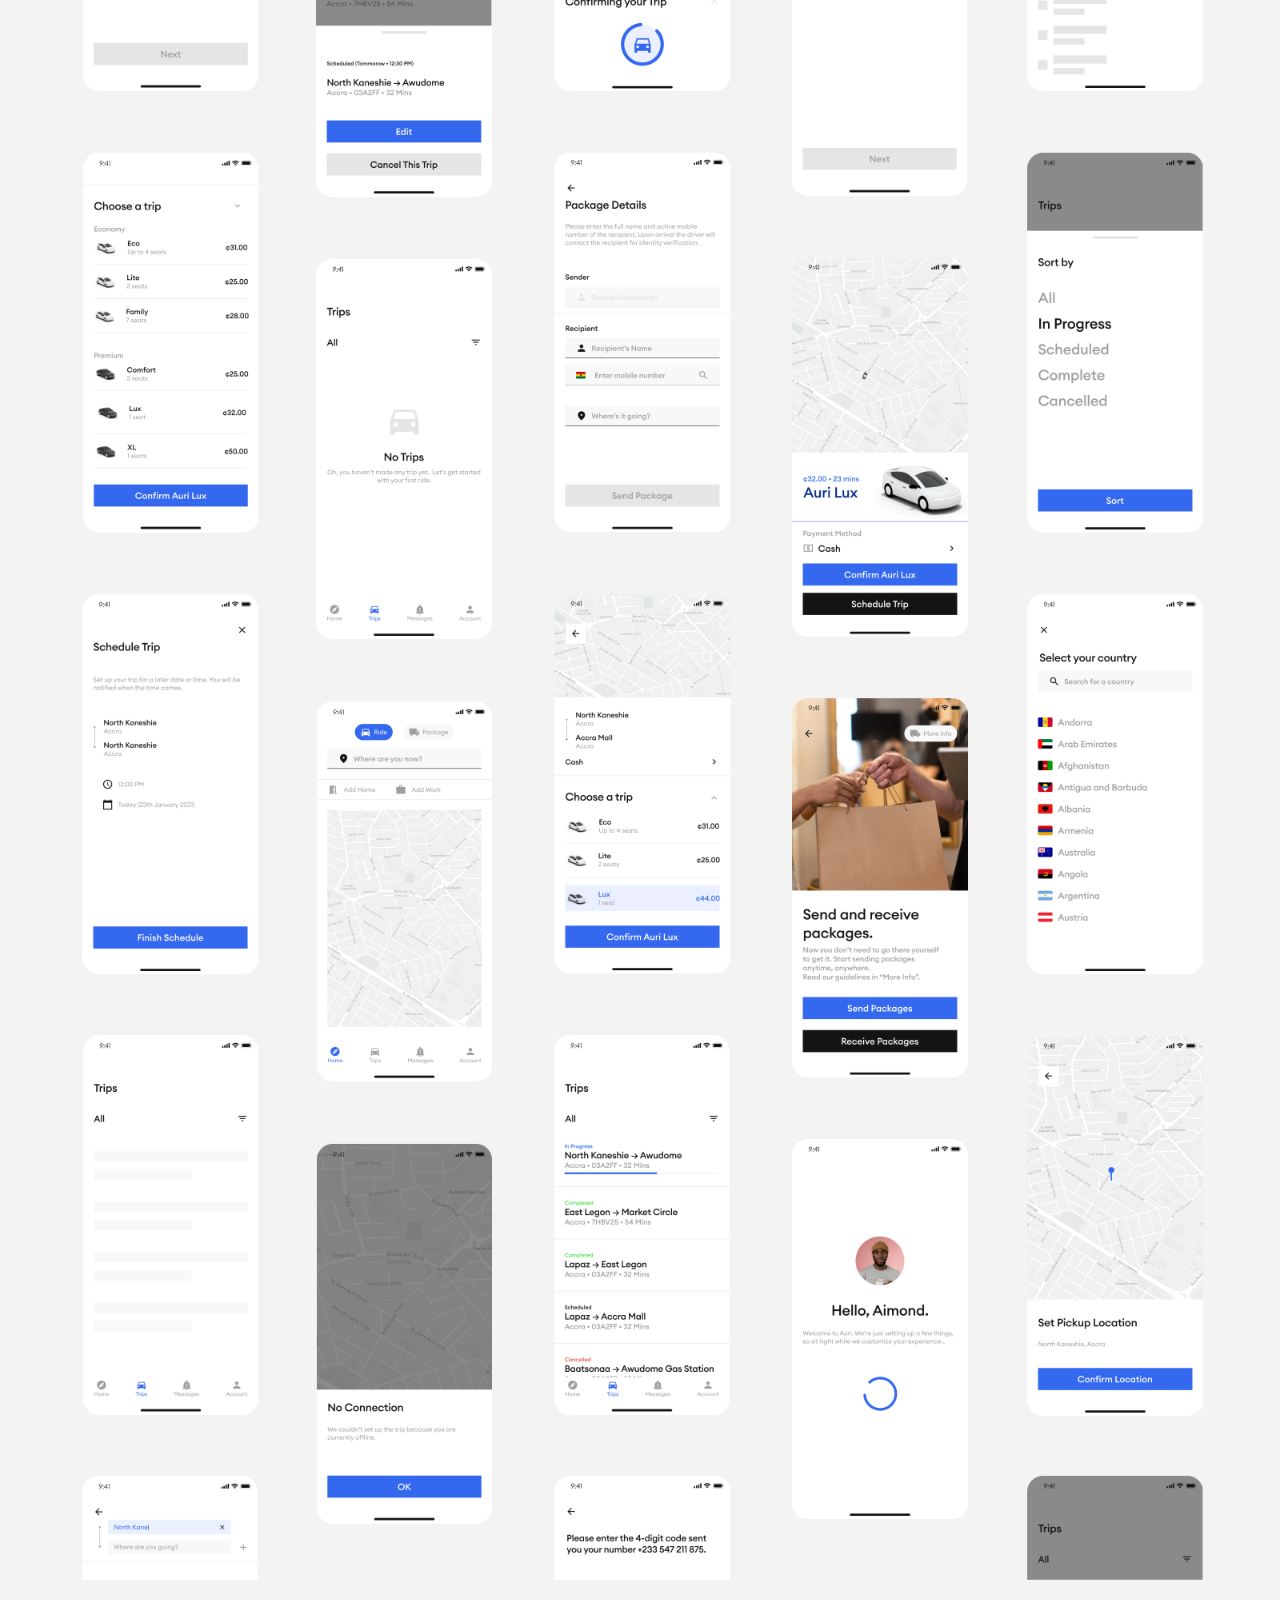
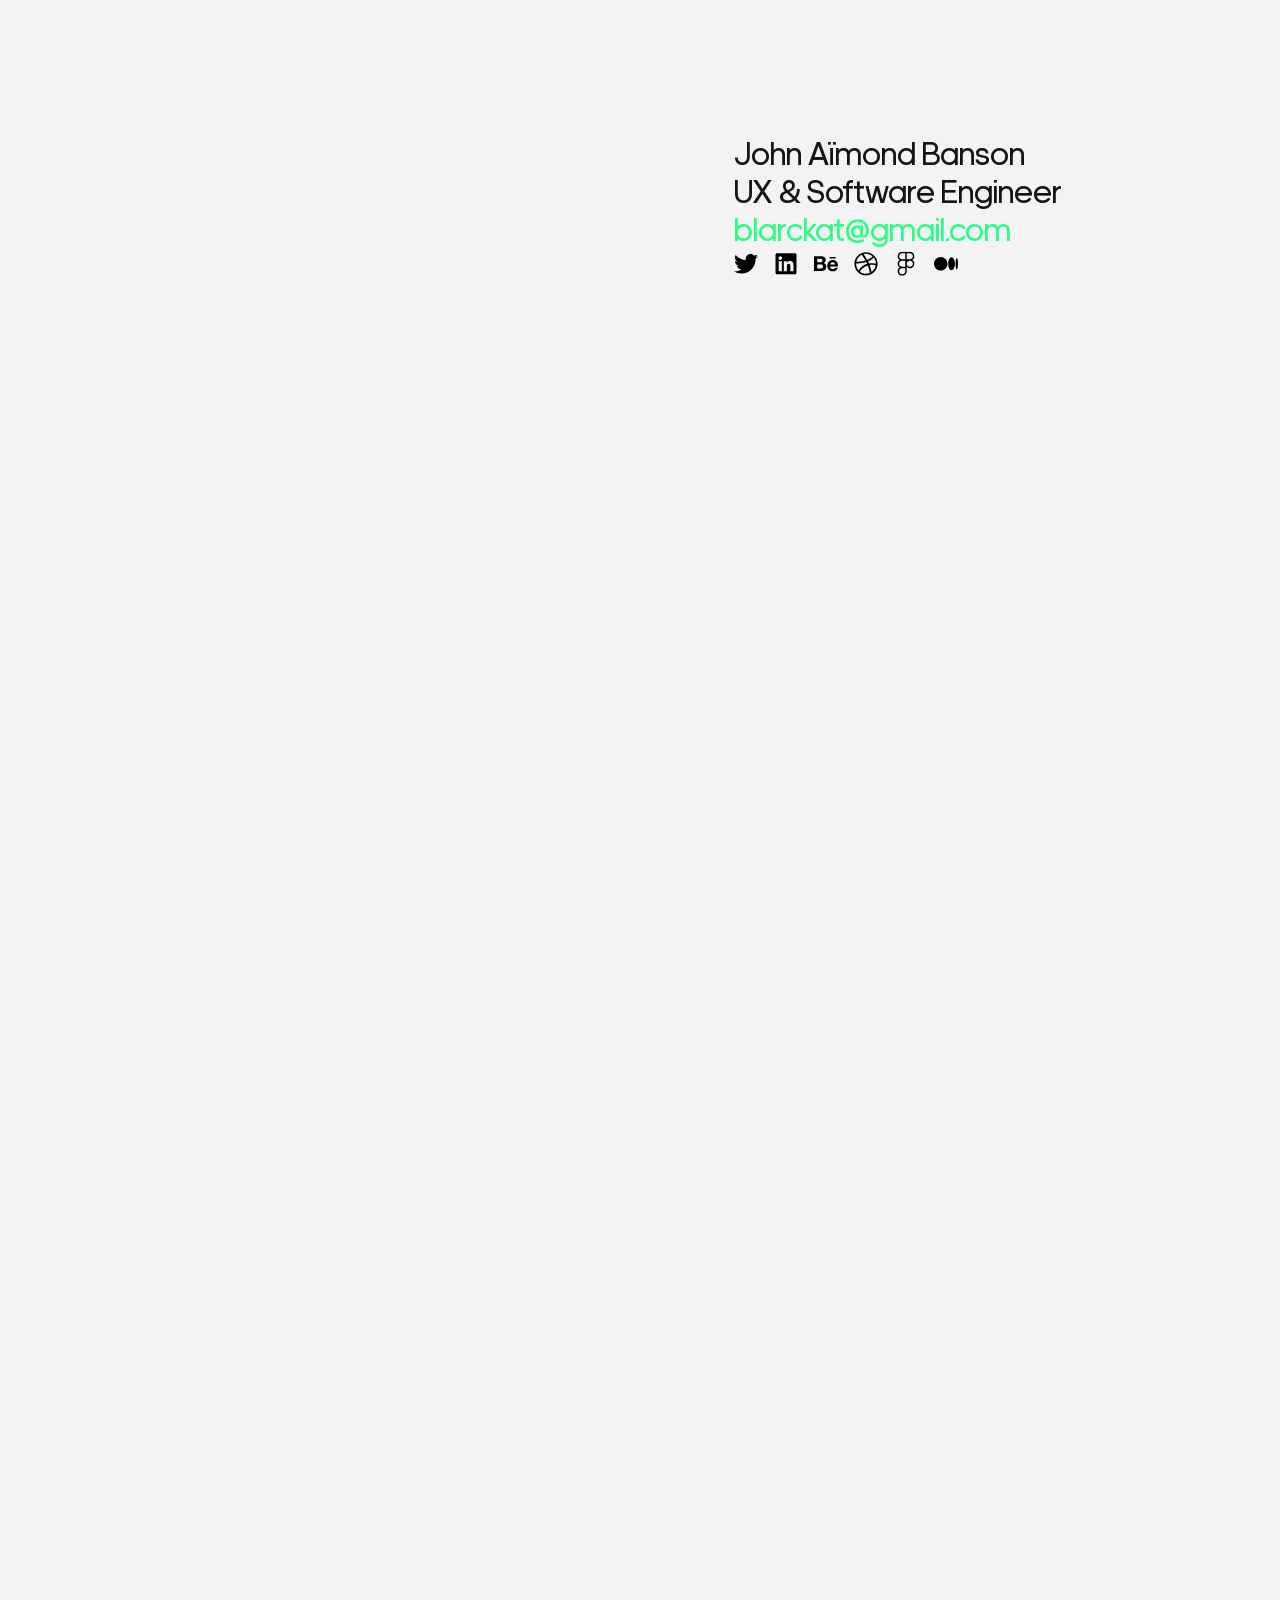
<file: work.falewash.html>
<!DOCTYPE html>
<html lang="en">
<head>
    <meta charset="UTF-8">
    <meta http-equiv="X-UA-Compatible" content="IE=edge">
    <meta name="description" content="John Banson is a UX Design Engineer working with startups and brands to create impact through digital experiences.">
    <meta name="viewport" content="width=device-width, initial-scale=1.0">
    <meta name="keywords" content="Blarckat, John Stephen Aïmond Banson, John Banson, Aïmond, Software Engineer, Brand Strategist, Brand Designer Design Engineer, Design Portfolio, Professional Designers in Ghana, Professional designers in Accra, Top UX Designers in Africa">
    <meta name="author" content="John Stephen Aïmond Banson (Blarckat)">
    <link rel="stylesheet" href="./css/main.min.css">
    <link rel="icon" href="./favicon.png" type="image/x-icon">
    <title>John Aïmond Banson • Auri</title>
</head>
<body>
  <div onclick="closeNav()" id="nav-overlay"></div>
  <nav id="sideNav" class="sideNav">
    <div class="top-row">
      <div id="themeToggle">
        <svg width="24" height="24"><path d="M20.742 13.045a8.088 8.088 0 0 1-2.077.271c-2.135 0-4.14-.83-5.646-2.336a8.025 8.025 0 0 1-2.064-7.723A1 1 0 0 0 9.73 2.034a10.014 10.014 0 0 0-4.489 2.582c-3.898 3.898-3.898 10.243 0 14.143a9.937 9.937 0 0 0 7.072 2.93 9.93 9.93 0 0 0 7.07-2.929 10.007 10.007 0 0 0 2.583-4.491 1.001 1.001 0 0 0-1.224-1.224zm-2.772 4.301a7.947 7.947 0 0 1-5.656 2.343 7.953 7.953 0 0 1-5.658-2.344c-3.118-3.119-3.118-8.195 0-11.314a7.923 7.923 0 0 1 2.06-1.483 10.027 10.027 0 0 0 2.89 7.848 9.972 9.972 0 0 0 7.848 2.891 8.036 8.036 0 0 1-1.484 2.059z"/></svg>
      </div>
      <div class="navClose">
          <svg onclick="closeNav()" width="24" height="24"><path d="m16.192 6.344-4.243 4.242-4.242-4.242-1.414 1.414L10.535 12l-4.242 4.242 1.414 1.414 4.242-4.242 4.243 4.242 1.414-1.414L13.364 12l4.242-4.242z"/></svg>
      </div>
    </div>
    <ul>
        <li><a href="./work.html">Work</a></li>
        <li><a href="./lab.html">Lab</a></li>
        <li><a href="./journal.html">Journal</a></li>
        <li><a href="./journey.html">Journey</a></li>
        <li><a href="./about.html">About</a></li>
  </ul>
  <div class="nav-social">
    <a href="https://twitter.com/blarckat">
      <svg viewBox="0 0 512 512">
        <!-- Twitter Logo -->
        <path
          d="M459.37 151.716c.325 4.548.325 9.097.325 13.645 0 138.72-105.583 298.558-298.558 298.558-59.452 0-114.68-17.219-161.137-47.106 8.447.974 16.568 1.299 25.34 1.299 49.055 0 94.213-16.568 130.274-44.832-46.132-.975-84.792-31.188-98.112-72.772 6.498.974 12.995 1.624 19.818 1.624 9.421 0 18.843-1.3 27.614-3.573-48.081-9.747-84.143-51.98-84.143-102.985v-1.299c13.969 7.797 30.214 12.67 47.431 13.319-28.264-18.843-46.781-51.005-46.781-87.391 0-19.492 5.197-37.36 14.294-52.954 51.655 63.675 129.3 105.258 216.365 109.807-1.624-7.797-2.599-15.918-2.599-24.04 0-57.828 46.782-104.934 104.934-104.934 30.213 0 57.502 12.67 76.67 33.137 23.715-4.548 46.456-13.32 66.599-25.34-7.798 24.366-24.366 44.833-46.132 57.827 21.117-2.273 41.584-8.122 60.426-16.243-14.292 20.791-32.161 39.308-52.628 54.253z"
        />
      </svg>
    </a>
    <a href="https://www.linkedin.com/in/blarckat">
      <svg viewBox="0 0 448 512">
        <!-- LinkedIn logo -->
        <path
          d="M416 32H31.9C14.3 32 0 46.5 0 64.3v383.4C0 465.5 14.3 480 31.9 480H416c17.6 0 32-14.5 32-32.3V64.3c0-17.8-14.4-32.3-32-32.3zM135.4 416H69V202.2h66.5V416zm-33.2-243c-21.3 0-38.5-17.3-38.5-38.5S80.9 96 102.2 96c21.2 0 38.5 17.3 38.5 38.5 0 21.3-17.2 38.5-38.5 38.5zm282.1 243h-66.4V312c0-24.8-.5-56.7-34.5-56.7-34.6 0-39.9 27-39.9 54.9V416h-66.4V202.2h63.7v29.2h.9c8.9-16.8 30.6-34.5 62.9-34.5 67.2 0 79.7 44.3 79.7 101.9V416z"
        />
      </svg>
    </a>
    <a href="https://www.behance.net/blarckat">
      <svg viewBox="0 0 576 512">
        <!-- Behance logo -->
        <path
          d="M232 237.2c31.8-15.2 48.4-38.2 48.4-74 0-70.6-52.6-87.8-113.3-87.8H0v354.4h171.8c64.4 0 124.9-30.9 124.9-102.9 0-44.5-21.1-77.4-64.7-89.7zM77.9 135.9H151c28.1 0 53.4 7.9 53.4 40.5 0 30.1-19.7 42.2-47.5 42.2h-79v-82.7zm83.3 233.7H77.9V272h84.9c34.3 0 56 14.3 56 50.6 0 35.8-25.9 47-57.6 47zm358.5-240.7H376V94h143.7v34.9zM576 305.2c0-75.9-44.4-139.2-124.9-139.2-78.2 0-131.3 58.8-131.3 135.8 0 79.9 50.3 134.7 131.3 134.7 61.3 0 101-27.6 120.1-86.3H509c-6.7 21.9-34.3 33.5-55.7 33.5-41.3 0-63-24.2-63-65.3h185.1c.3-4.2.6-8.7.6-13.2zM390.4 274c2.3-33.7 24.7-54.8 58.5-54.8 35.4 0 53.2 20.8 56.2 54.8H390.4z"
        />
      </svg>
    </a>
    <a href="https://www.dribbble.com/blarckat">
      <svg viewBox="0 0 512 512">
        <!-- Dribbble logo -->
        <path
          d="M256 8C119.252 8 8 119.252 8 256s111.252 248 248 248 248-111.252 248-248S392.748 8 256 8zm163.97 114.366c29.503 36.046 47.369 81.957 47.835 131.955-6.984-1.477-77.018-15.682-147.502-6.818-5.752-14.041-11.181-26.393-18.617-41.614 78.321-31.977 113.818-77.482 118.284-83.523zM396.421 97.87c-3.81 5.427-35.697 48.286-111.021 76.519-34.712-63.776-73.185-116.168-79.04-124.008 67.176-16.193 137.966 1.27 190.061 47.489zm-230.48-33.25c5.585 7.659 43.438 60.116 78.537 122.509-99.087 26.313-186.36 25.934-195.834 25.809C62.38 147.205 106.678 92.573 165.941 64.62zM44.17 256.323c0-2.166.043-4.322.108-6.473 9.268.19 111.92 1.513 217.706-30.146 6.064 11.868 11.857 23.915 17.174 35.949-76.599 21.575-146.194 83.527-180.531 142.306C64.794 360.405 44.17 310.73 44.17 256.323zm81.807 167.113c22.127-45.233 82.178-103.622 167.579-132.756 29.74 77.283 42.039 142.053 45.189 160.638-68.112 29.013-150.015 21.053-212.768-27.882zm248.38 8.489c-2.171-12.886-13.446-74.897-41.152-151.033 66.38-10.626 124.7 6.768 131.947 9.055-9.442 58.941-43.273 109.844-90.795 141.978z"
        />
      </svg>
    </a>
    <a href="https://www.figma.com/@blarckat">
      <svg viewBox="0 0 384 512">
        <!-- Figma logo -->
        <path
          d="M14 95.7924C14 42.8877 56.8878 0 109.793 0H274.161C327.066 0 369.954 42.8877 369.954 95.7924C369.954 129.292 352.758 158.776 326.711 175.897C352.758 193.019 369.954 222.502 369.954 256.002C369.954 308.907 327.066 351.795 274.161 351.795H272.081C247.279 351.795 224.678 342.369 207.666 326.904V415.167C207.666 468.777 163.657 512 110.309 512C57.5361 512 14 469.243 14 416.207C14 382.709 31.1945 353.227 57.2392 336.105C31.1945 318.983 14 289.5 14 256.002C14 222.502 31.196 193.019 57.2425 175.897C31.196 158.776 14 129.292 14 95.7924ZM176.288 191.587H109.793C74.2172 191.587 45.3778 220.427 45.3778 256.002C45.3778 291.44 73.9948 320.194 109.381 320.416C109.518 320.415 109.655 320.415 109.793 320.415H176.288V191.587ZM207.666 256.002C207.666 291.577 236.505 320.417 272.081 320.417H274.161C309.737 320.417 338.576 291.577 338.576 256.002C338.576 220.427 309.737 191.587 274.161 191.587H272.081C236.505 191.587 207.666 220.427 207.666 256.002ZM109.793 351.795C109.655 351.795 109.518 351.794 109.381 351.794C73.9948 352.015 45.3778 380.769 45.3778 416.207C45.3778 451.652 74.6025 480.622 110.309 480.622C146.591 480.622 176.288 451.186 176.288 415.167V351.795H109.793ZM109.793 31.3778C74.2172 31.3778 45.3778 60.2173 45.3778 95.7924C45.3778 131.368 74.2172 160.207 109.793 160.207H176.288V31.3778H109.793ZM207.666 160.207H274.161C309.737 160.207 338.576 131.368 338.576 95.7924C338.576 60.2173 309.737 31.3778 274.161 31.3778H207.666V160.207Z"
        />
      </svg>
    </a>
    <a href="https://blarckat.medium.com">
      <svg viewBox="0 0 640 512">
        <!-- Medium logo -->
        <path
          d="M180.5,74.262C80.813,74.262,0,155.633,0,256S80.819,437.738,180.5,437.738,361,356.373,361,256,280.191,74.262,180.5,74.262Zm288.25,10.646c-49.845,0-90.245,76.619-90.245,171.095s40.406,171.1,90.251,171.1,90.251-76.619,90.251-171.1H559C559,161.5,518.6,84.908,468.752,84.908Zm139.506,17.821c-17.526,0-31.735,68.628-31.735,153.274s14.2,153.274,31.735,153.274S640,340.631,640,256C640,171.351,625.785,102.729,608.258,102.729Z"
        />
      </svg>
    </a>
  </div>
</nav>
    <div class="appbar">
      <a href="index.html" class="logo-header">
        <svg viewBox="0 0 26 32">
          <path
            d="M12.9925 0V13.3574L7.7622 15.5556L6.50218 16.0721L5.23028 15.5435L4.62404 15.3033L4.61215 15.2913L0.023774 13.3694L0 9.84985L1.99701 8.94895L5.23028 7.48348V10.2703L6.50218 10.7868L7.7622 10.2703V8.46847L3.62553 6.73874L0.023774 5.22523V3.03904L5.25405 0.840841V2.1982L7.7622 3.25526V2.1982L12.9925 0Z"
          />
          <path
            d="M0.023774 21.3574L0 16.0721L6.50218 18.7147L12.9806 16.0721L12.9925 21.3574L6.50218 24L0.023774 21.3574Z"
          />
        </svg>
      </a>
      <a onclick="openNav()" class="menu-button">
        <!-- <svg xmlns="http://www.w3.org/2000/svg" width="48" height="48"><path d="M4 6h16v2H4zm0 5h16v2H4zm0 5h16v2H4z"/></svg> -->
      </a>
    </div>

<div class="smoothScroll">
  <header>
    <div class="content-padding">
      <h1>Clean Laundry. Always.</h1>
    </div>
    <div class="work-hero-img">
        <img src="./assets/falewash/falewash_header.png" alt="falewash_logo">
    </div>
  </header>

  <section class="case-intro content-padding">
      <p class="">
          That's where Falewash steps in. Falewash can be best described as a delivery service committed to serve happiness in a bag. It targets the working person, student, and busy individuals who need their laundry cleaned and delivered quickly.</p>
      <div class="case-role">
          <p>Role: Mobile App Design, UX/UI, Branding<br>
          
          </p>
      </div>
  </section>
  <section>
      <div class="content-padding">
          <h2>Strategy</h2>
      <p>We started the project by considering the goals and objectives of the project. We engaged in a 5-day sprint where we asked questions and shared ideas, quickly wireframing the different experiences for users, vendors, and businesses.  </p>
      </div>
  </section>
  <section class="case-branding zapp-branding">
      <div class="content-padding">
          <h2>Branding</h2>
          <p>Zapp is not just about the product. It's more about the connection between two or more people. Imagine being able to send and receive money from anyone, anywhere, as Zapp as possible. We crafted the logomark to symbolize this connection. 
          We also founded a design system, Nano, and a bespoke typeface, Tranx Square.</p>
      </div>
  </section>
  <section class="case-UX zapp-UX">
      <div class="content-padding">
          <h2>UX / Product</h2>
          <p>We aimed to design an experience that would be twice as fast and better than similar alternatives, would not overwhelm the user in any given context and was optimized for offline use. 
          The result was a visually appealing, user-friendly interface, and simple to complete a transaction in a minute.</p>
      </div>
      <div class="full-showcase-img">
          <img src="./assets/auri_full-showcase-mobile-ui.png" alt="auri_full_showcase">
      </div>
  </section>

  <footer>
      <div class="footer-content content-padding">
          <div class="footer-text">
          <p>John Aïmond Banson</p>
          <p>UX & Software Engineer</p>
          <a href="mailto:blarckat@gmail.com">blarckat@gmail.com</a>

          </div>
          <div class="footer-social">
              <a href="https://twitter.com/blarckat">
                  <svg viewBox="0 0 512 512">
                      <!-- Twitter Logo -->
                      <path d="M459.37 151.716c.325 4.548.325 9.097.325 13.645 0 138.72-105.583 298.558-298.558 298.558-59.452 0-114.68-17.219-161.137-47.106 8.447.974 16.568 1.299 25.34 1.299 49.055 0 94.213-16.568 130.274-44.832-46.132-.975-84.792-31.188-98.112-72.772 6.498.974 12.995 1.624 19.818 1.624 9.421 0 18.843-1.3 27.614-3.573-48.081-9.747-84.143-51.98-84.143-102.985v-1.299c13.969 7.797 30.214 12.67 47.431 13.319-28.264-18.843-46.781-51.005-46.781-87.391 0-19.492 5.197-37.36 14.294-52.954 51.655 63.675 129.3 105.258 216.365 109.807-1.624-7.797-2.599-15.918-2.599-24.04 0-57.828 46.782-104.934 104.934-104.934 30.213 0 57.502 12.67 76.67 33.137 23.715-4.548 46.456-13.32 66.599-25.34-7.798 24.366-24.366 44.833-46.132 57.827 21.117-2.273 41.584-8.122 60.426-16.243-14.292 20.791-32.161 39.308-52.628 54.253z"/>
                  </svg>
              </a>
              <a href="https://www.linkedin.com/in/blarckat">
                  <svg viewBox="0 0 448 512">
                      <!-- LinkedIn logo -->
                      <path d="M416 32H31.9C14.3 32 0 46.5 0 64.3v383.4C0 465.5 14.3 480 31.9 480H416c17.6 0 32-14.5 32-32.3V64.3c0-17.8-14.4-32.3-32-32.3zM135.4 416H69V202.2h66.5V416zm-33.2-243c-21.3 0-38.5-17.3-38.5-38.5S80.9 96 102.2 96c21.2 0 38.5 17.3 38.5 38.5 0 21.3-17.2 38.5-38.5 38.5zm282.1 243h-66.4V312c0-24.8-.5-56.7-34.5-56.7-34.6 0-39.9 27-39.9 54.9V416h-66.4V202.2h63.7v29.2h.9c8.9-16.8 30.6-34.5 62.9-34.5 67.2 0 79.7 44.3 79.7 101.9V416z"/>                    </svg>
              </a>
              <a href="https://www.behance.net/blarckat">
                  <svg viewBox="0 0 576 512">
                      <!-- Behance logo -->
                      <path d="M232 237.2c31.8-15.2 48.4-38.2 48.4-74 0-70.6-52.6-87.8-113.3-87.8H0v354.4h171.8c64.4 0 124.9-30.9 124.9-102.9 0-44.5-21.1-77.4-64.7-89.7zM77.9 135.9H151c28.1 0 53.4 7.9 53.4 40.5 0 30.1-19.7 42.2-47.5 42.2h-79v-82.7zm83.3 233.7H77.9V272h84.9c34.3 0 56 14.3 56 50.6 0 35.8-25.9 47-57.6 47zm358.5-240.7H376V94h143.7v34.9zM576 305.2c0-75.9-44.4-139.2-124.9-139.2-78.2 0-131.3 58.8-131.3 135.8 0 79.9 50.3 134.7 131.3 134.7 61.3 0 101-27.6 120.1-86.3H509c-6.7 21.9-34.3 33.5-55.7 33.5-41.3 0-63-24.2-63-65.3h185.1c.3-4.2.6-8.7.6-13.2zM390.4 274c2.3-33.7 24.7-54.8 58.5-54.8 35.4 0 53.2 20.8 56.2 54.8H390.4z"/>
                  </svg>
              </a>
              <a href="https://www.dribbble.com/blarckat">
                  <svg viewBox="0 0 512 512">
                      <!-- Dribbble logo -->
                      <path d="M256 8C119.252 8 8 119.252 8 256s111.252 248 248 248 248-111.252 248-248S392.748 8 256 8zm163.97 114.366c29.503 36.046 47.369 81.957 47.835 131.955-6.984-1.477-77.018-15.682-147.502-6.818-5.752-14.041-11.181-26.393-18.617-41.614 78.321-31.977 113.818-77.482 118.284-83.523zM396.421 97.87c-3.81 5.427-35.697 48.286-111.021 76.519-34.712-63.776-73.185-116.168-79.04-124.008 67.176-16.193 137.966 1.27 190.061 47.489zm-230.48-33.25c5.585 7.659 43.438 60.116 78.537 122.509-99.087 26.313-186.36 25.934-195.834 25.809C62.38 147.205 106.678 92.573 165.941 64.62zM44.17 256.323c0-2.166.043-4.322.108-6.473 9.268.19 111.92 1.513 217.706-30.146 6.064 11.868 11.857 23.915 17.174 35.949-76.599 21.575-146.194 83.527-180.531 142.306C64.794 360.405 44.17 310.73 44.17 256.323zm81.807 167.113c22.127-45.233 82.178-103.622 167.579-132.756 29.74 77.283 42.039 142.053 45.189 160.638-68.112 29.013-150.015 21.053-212.768-27.882zm248.38 8.489c-2.171-12.886-13.446-74.897-41.152-151.033 66.38-10.626 124.7 6.768 131.947 9.055-9.442 58.941-43.273 109.844-90.795 141.978z"/>
                  </svg>
              </a>
              <a href="https://www.figma.com/@blarckat">
                  <svg viewBox="0 0 384 512" >
                      <!-- Figma logo -->
                      <path d="M14 95.7924C14 42.8877 56.8878 0 109.793 0H274.161C327.066 0 369.954 42.8877 369.954 95.7924C369.954 129.292 352.758 158.776 326.711 175.897C352.758 193.019 369.954 222.502 369.954 256.002C369.954 308.907 327.066 351.795 274.161 351.795H272.081C247.279 351.795 224.678 342.369 207.666 326.904V415.167C207.666 468.777 163.657 512 110.309 512C57.5361 512 14 469.243 14 416.207C14 382.709 31.1945 353.227 57.2392 336.105C31.1945 318.983 14 289.5 14 256.002C14 222.502 31.196 193.019 57.2425 175.897C31.196 158.776 14 129.292 14 95.7924ZM176.288 191.587H109.793C74.2172 191.587 45.3778 220.427 45.3778 256.002C45.3778 291.44 73.9948 320.194 109.381 320.416C109.518 320.415 109.655 320.415 109.793 320.415H176.288V191.587ZM207.666 256.002C207.666 291.577 236.505 320.417 272.081 320.417H274.161C309.737 320.417 338.576 291.577 338.576 256.002C338.576 220.427 309.737 191.587 274.161 191.587H272.081C236.505 191.587 207.666 220.427 207.666 256.002ZM109.793 351.795C109.655 351.795 109.518 351.794 109.381 351.794C73.9948 352.015 45.3778 380.769 45.3778 416.207C45.3778 451.652 74.6025 480.622 110.309 480.622C146.591 480.622 176.288 451.186 176.288 415.167V351.795H109.793ZM109.793 31.3778C74.2172 31.3778 45.3778 60.2173 45.3778 95.7924C45.3778 131.368 74.2172 160.207 109.793 160.207H176.288V31.3778H109.793ZM207.666 160.207H274.161C309.737 160.207 338.576 131.368 338.576 95.7924C338.576 60.2173 309.737 31.3778 274.161 31.3778H207.666V160.207Z"/>
                  </svg>
              </a>
              <a href="https://blarckat.medium.com">
                  <svg viewBox="0 0 640 512">
                      <!-- Medium logo -->
                      <path d="M180.5,74.262C80.813,74.262,0,155.633,0,256S80.819,437.738,180.5,437.738,361,356.373,361,256,280.191,74.262,180.5,74.262Zm288.25,10.646c-49.845,0-90.245,76.619-90.245,171.095s40.406,171.1,90.251,171.1,90.251-76.619,90.251-171.1H559C559,161.5,518.6,84.908,468.752,84.908Zm139.506,17.821c-17.526,0-31.735,68.628-31.735,153.274s14.2,153.274,31.735,153.274S640,340.631,640,256C640,171.351,625.785,102.729,608.258,102.729Z"/>
                  </svg>
              </a>
             
          </div>
      </div>
  </footer>
</div>
    <script src="./scripts/app.js"></script>
    </body>
    </html>
</file>
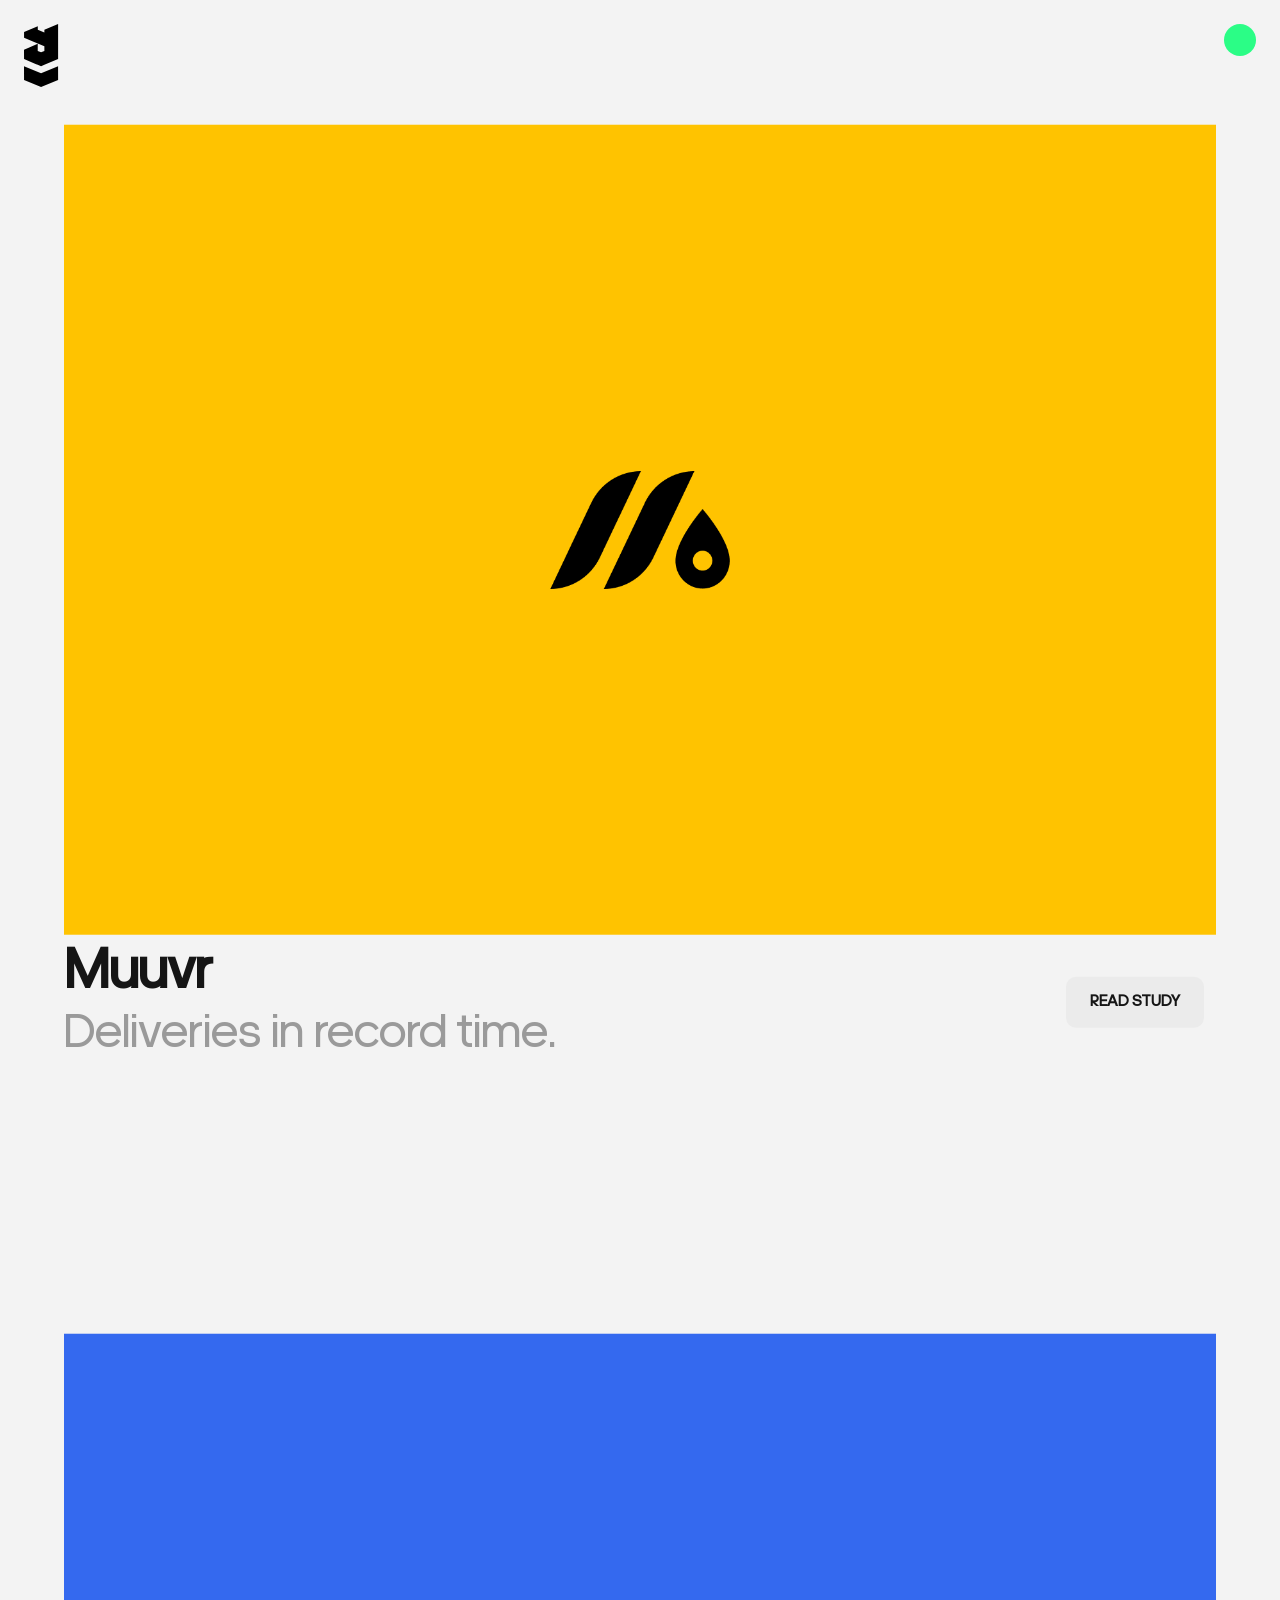
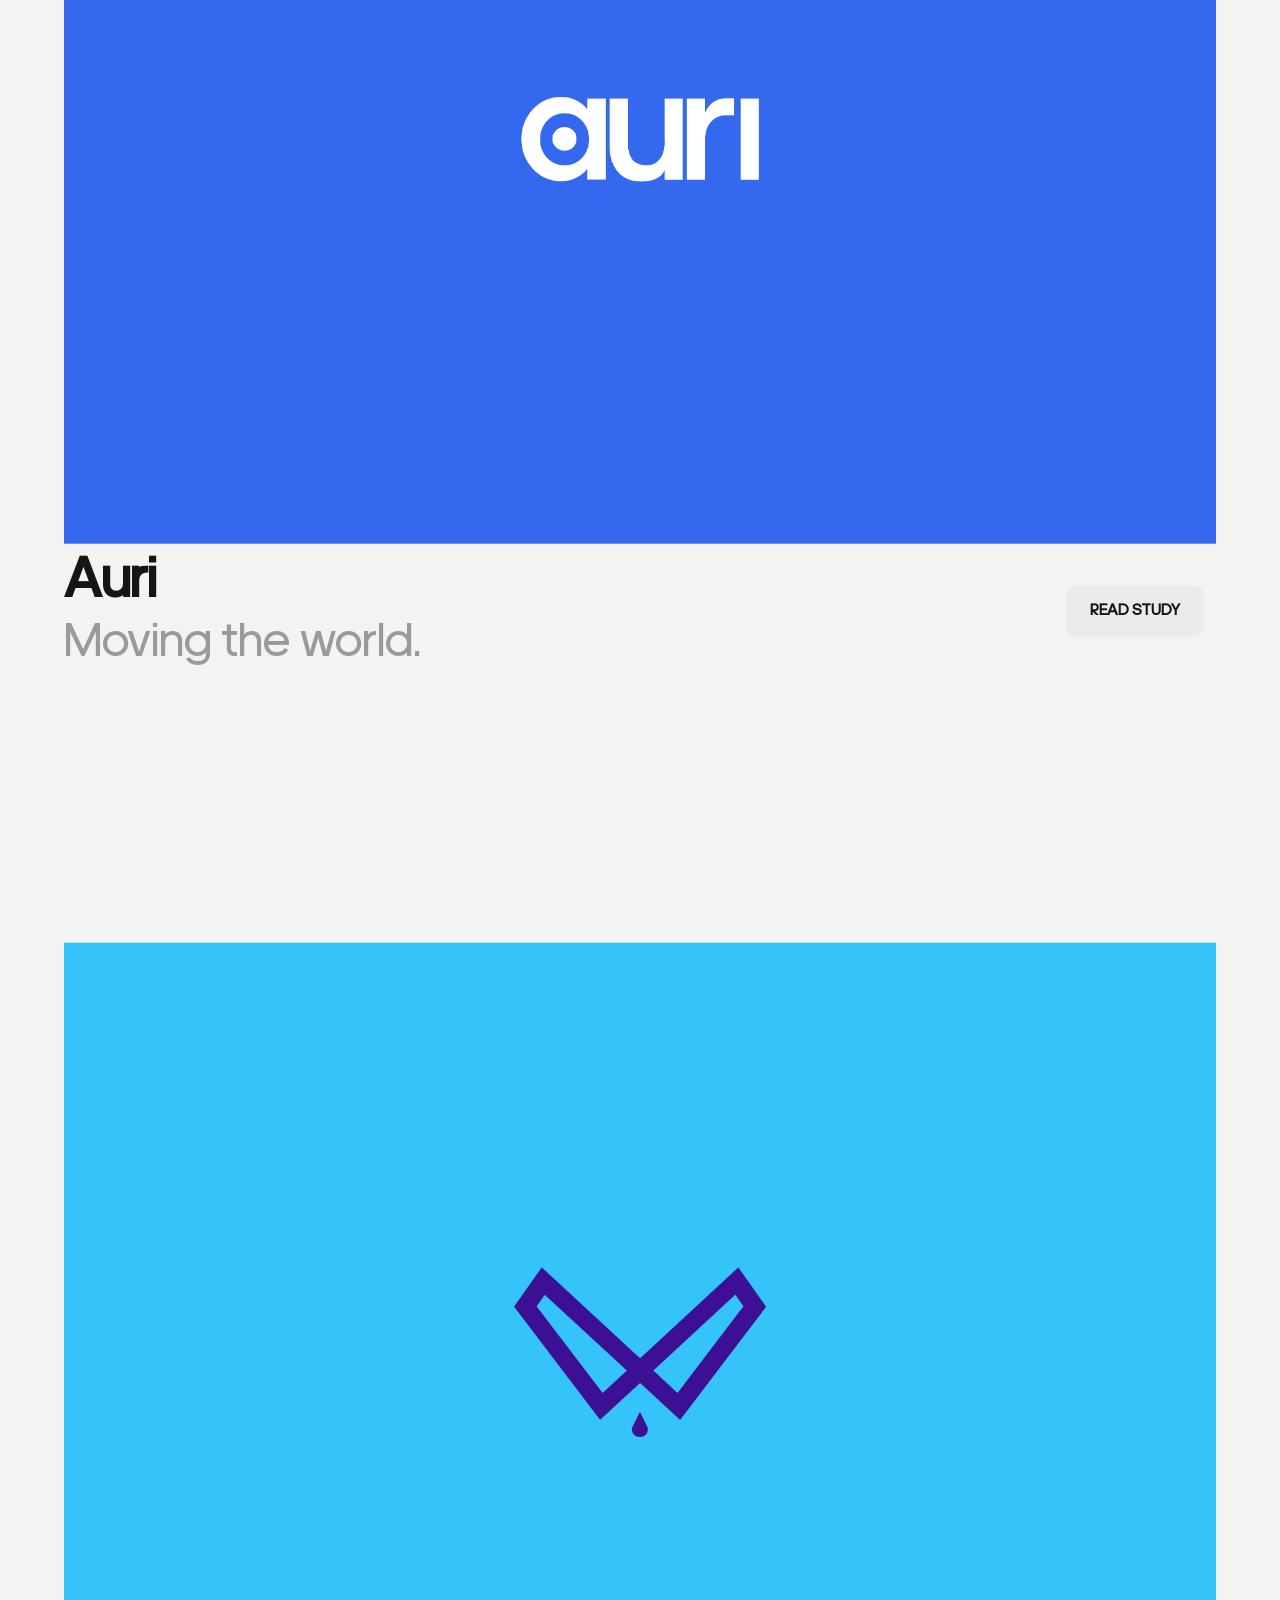
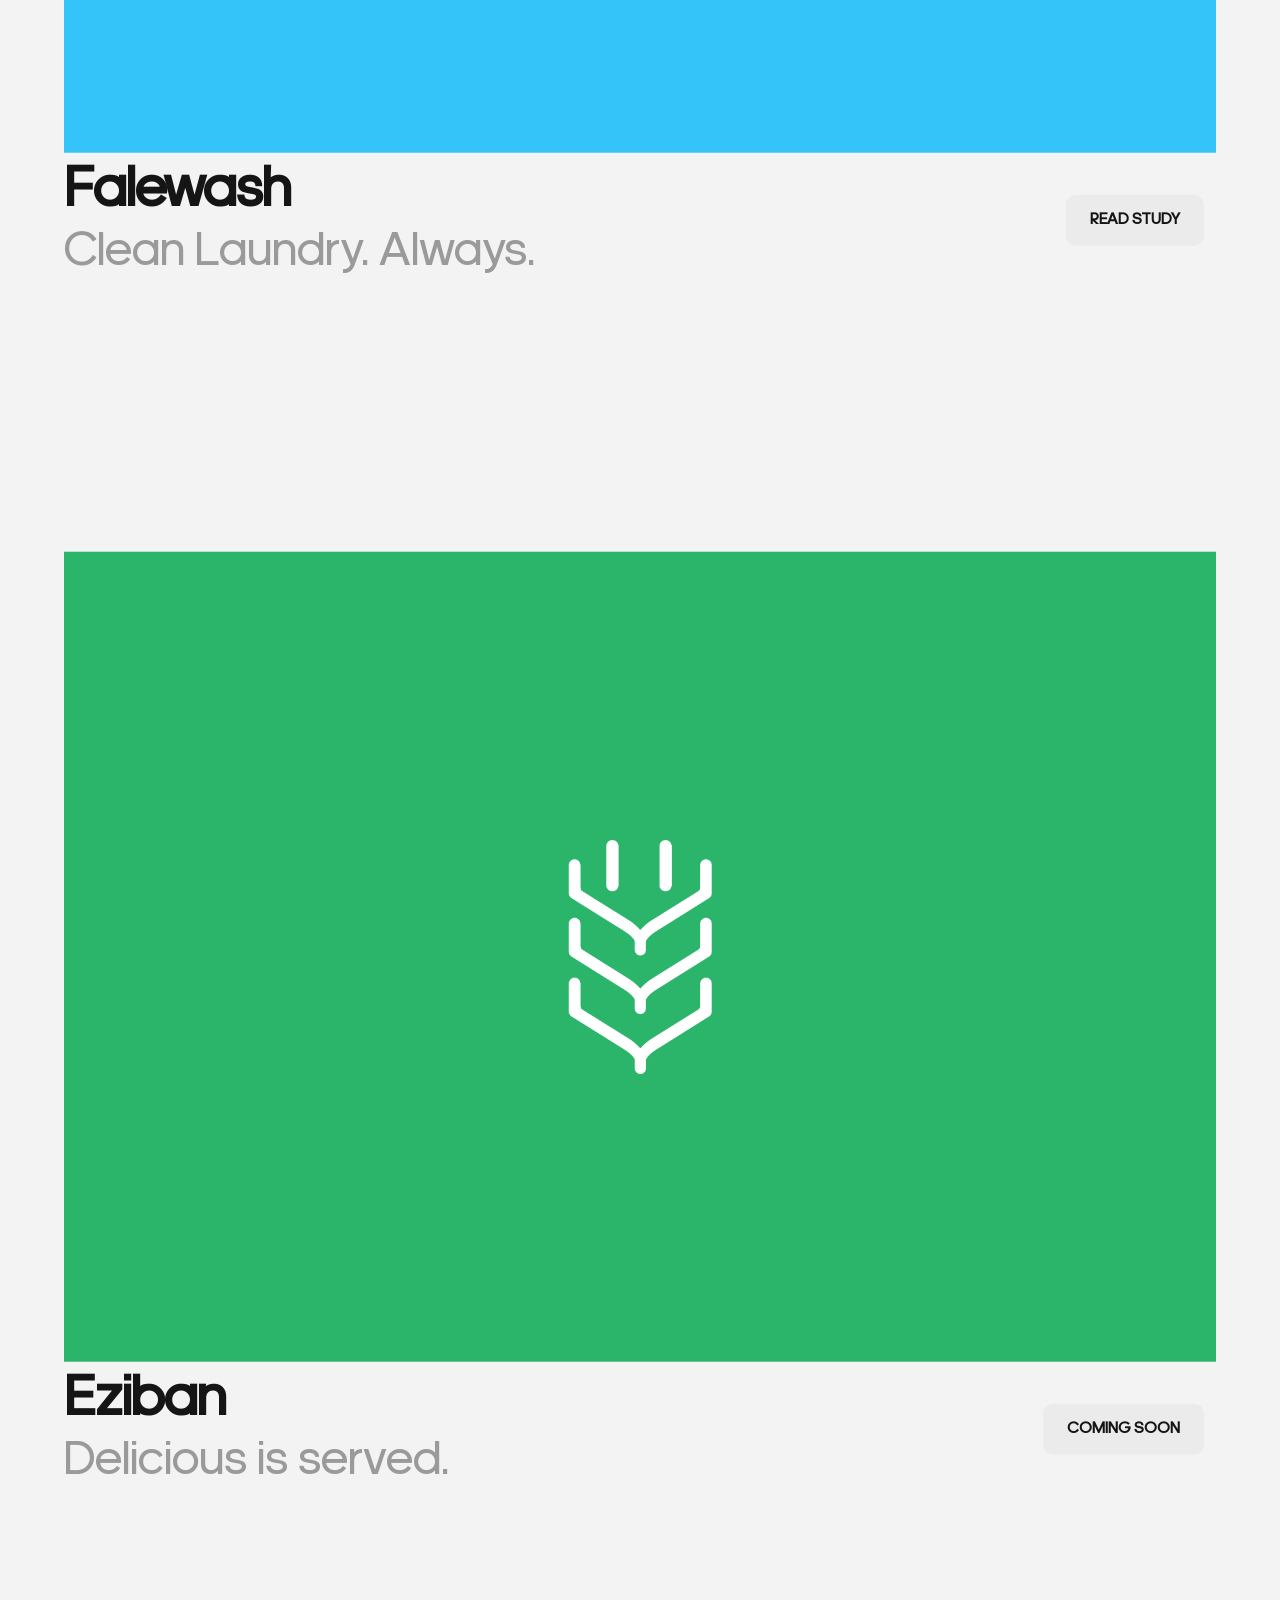
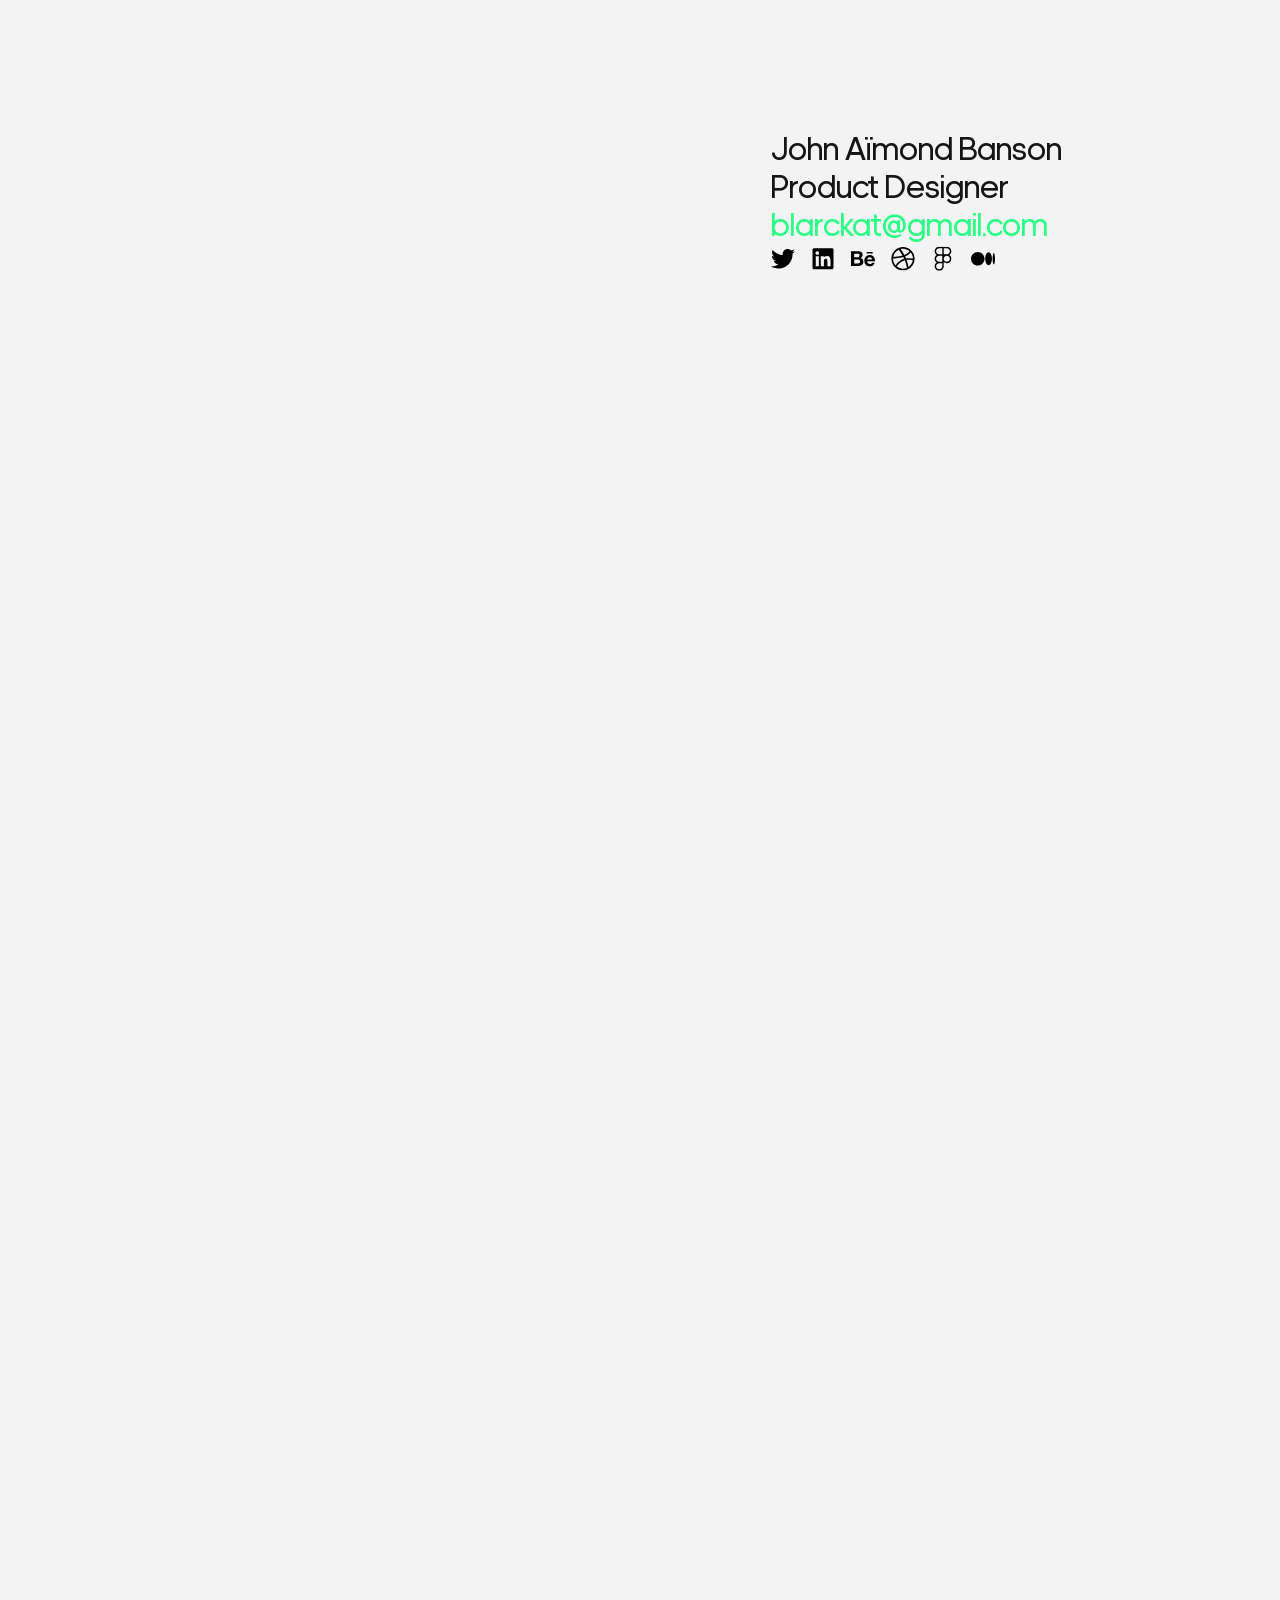
<file: work.html>
<!DOCTYPE html>
<html lang="en">
    <head>
        <meta charset="UTF-8">
        <meta http-equiv="X-UA-Compatible" content="IE=edge">
        <meta name="description" content="John Banson is a UX Design Engineer working with startups and brands to create impact through digital experiences.">
        <meta name="viewport" content="width=device-width, initial-scale=1.0">
        <meta name="keywords" content="Blarckat, John Stephen Aïmond Banson, John Banson, Aïmond, Software Engineer, Brand Strategist, Brand Designer, Design Engineer, Design Portfolio, Professional Designers in Ghana, Professional designers in Accra, Top UX Designers in Africa">
        <meta name="author" content="John Stephen Aïmond Banson (Blarckat)">
        <link rel="stylesheet" href="./css/main.min.css">
        <link rel="icon" href="./favicon.png" type="image/x-icon">
        <title>John Aïmond Banson • About</title>
    </head>
<body>
  <div onclick="closeNav()" id="nav-overlay"></div>
  <nav id="sideNav" class="sideNav">
    <div class="top-row">
      <div id="themeToggle">
        <svg width="24" height="24"><path d="M20.742 13.045a8.088 8.088 0 0 1-2.077.271c-2.135 0-4.14-.83-5.646-2.336a8.025 8.025 0 0 1-2.064-7.723A1 1 0 0 0 9.73 2.034a10.014 10.014 0 0 0-4.489 2.582c-3.898 3.898-3.898 10.243 0 14.143a9.937 9.937 0 0 0 7.072 2.93 9.93 9.93 0 0 0 7.07-2.929 10.007 10.007 0 0 0 2.583-4.491 1.001 1.001 0 0 0-1.224-1.224zm-2.772 4.301a7.947 7.947 0 0 1-5.656 2.343 7.953 7.953 0 0 1-5.658-2.344c-3.118-3.119-3.118-8.195 0-11.314a7.923 7.923 0 0 1 2.06-1.483 10.027 10.027 0 0 0 2.89 7.848 9.972 9.972 0 0 0 7.848 2.891 8.036 8.036 0 0 1-1.484 2.059z"/></svg>
      </div>
      <div class="navClose">
          <svg onclick="closeNav()" width="24" height="24"><path d="m16.192 6.344-4.243 4.242-4.242-4.242-1.414 1.414L10.535 12l-4.242 4.242 1.414 1.414 4.242-4.242 4.243 4.242 1.414-1.414L13.364 12l4.242-4.242z"/></svg>
      </div>
    </div>
    <ul>
        <li><a href="./work.html">Work</a></li>
        <li><a href="./lab.html">Lab</a></li>
        <li><a href="./journal.html">Journal</a></li>
        <li><a href="./journey.html">Journey</a></li>
        <li><a href="./about.html">About</a></li>
  </ul>
  <div class="nav-social">
    <a href="https://twitter.com/blarckat">
      <svg viewBox="0 0 512 512">
        <!-- Twitter Logo -->
        <path
          d="M459.37 151.716c.325 4.548.325 9.097.325 13.645 0 138.72-105.583 298.558-298.558 298.558-59.452 0-114.68-17.219-161.137-47.106 8.447.974 16.568 1.299 25.34 1.299 49.055 0 94.213-16.568 130.274-44.832-46.132-.975-84.792-31.188-98.112-72.772 6.498.974 12.995 1.624 19.818 1.624 9.421 0 18.843-1.3 27.614-3.573-48.081-9.747-84.143-51.98-84.143-102.985v-1.299c13.969 7.797 30.214 12.67 47.431 13.319-28.264-18.843-46.781-51.005-46.781-87.391 0-19.492 5.197-37.36 14.294-52.954 51.655 63.675 129.3 105.258 216.365 109.807-1.624-7.797-2.599-15.918-2.599-24.04 0-57.828 46.782-104.934 104.934-104.934 30.213 0 57.502 12.67 76.67 33.137 23.715-4.548 46.456-13.32 66.599-25.34-7.798 24.366-24.366 44.833-46.132 57.827 21.117-2.273 41.584-8.122 60.426-16.243-14.292 20.791-32.161 39.308-52.628 54.253z"
        />
      </svg>
    </a>
    <a href="https://www.linkedin.com/in/blarckat">
      <svg viewBox="0 0 448 512">
        <!-- LinkedIn logo -->
        <path
          d="M416 32H31.9C14.3 32 0 46.5 0 64.3v383.4C0 465.5 14.3 480 31.9 480H416c17.6 0 32-14.5 32-32.3V64.3c0-17.8-14.4-32.3-32-32.3zM135.4 416H69V202.2h66.5V416zm-33.2-243c-21.3 0-38.5-17.3-38.5-38.5S80.9 96 102.2 96c21.2 0 38.5 17.3 38.5 38.5 0 21.3-17.2 38.5-38.5 38.5zm282.1 243h-66.4V312c0-24.8-.5-56.7-34.5-56.7-34.6 0-39.9 27-39.9 54.9V416h-66.4V202.2h63.7v29.2h.9c8.9-16.8 30.6-34.5 62.9-34.5 67.2 0 79.7 44.3 79.7 101.9V416z"
        />
      </svg>
    </a>
    <a href="https://www.behance.net/blarckat">
      <svg viewBox="0 0 576 512">
        <!-- Behance logo -->
        <path
          d="M232 237.2c31.8-15.2 48.4-38.2 48.4-74 0-70.6-52.6-87.8-113.3-87.8H0v354.4h171.8c64.4 0 124.9-30.9 124.9-102.9 0-44.5-21.1-77.4-64.7-89.7zM77.9 135.9H151c28.1 0 53.4 7.9 53.4 40.5 0 30.1-19.7 42.2-47.5 42.2h-79v-82.7zm83.3 233.7H77.9V272h84.9c34.3 0 56 14.3 56 50.6 0 35.8-25.9 47-57.6 47zm358.5-240.7H376V94h143.7v34.9zM576 305.2c0-75.9-44.4-139.2-124.9-139.2-78.2 0-131.3 58.8-131.3 135.8 0 79.9 50.3 134.7 131.3 134.7 61.3 0 101-27.6 120.1-86.3H509c-6.7 21.9-34.3 33.5-55.7 33.5-41.3 0-63-24.2-63-65.3h185.1c.3-4.2.6-8.7.6-13.2zM390.4 274c2.3-33.7 24.7-54.8 58.5-54.8 35.4 0 53.2 20.8 56.2 54.8H390.4z"
        />
      </svg>
    </a>
    <a href="https://www.dribbble.com/blarckat">
      <svg viewBox="0 0 512 512">
        <!-- Dribbble logo -->
        <path
          d="M256 8C119.252 8 8 119.252 8 256s111.252 248 248 248 248-111.252 248-248S392.748 8 256 8zm163.97 114.366c29.503 36.046 47.369 81.957 47.835 131.955-6.984-1.477-77.018-15.682-147.502-6.818-5.752-14.041-11.181-26.393-18.617-41.614 78.321-31.977 113.818-77.482 118.284-83.523zM396.421 97.87c-3.81 5.427-35.697 48.286-111.021 76.519-34.712-63.776-73.185-116.168-79.04-124.008 67.176-16.193 137.966 1.27 190.061 47.489zm-230.48-33.25c5.585 7.659 43.438 60.116 78.537 122.509-99.087 26.313-186.36 25.934-195.834 25.809C62.38 147.205 106.678 92.573 165.941 64.62zM44.17 256.323c0-2.166.043-4.322.108-6.473 9.268.19 111.92 1.513 217.706-30.146 6.064 11.868 11.857 23.915 17.174 35.949-76.599 21.575-146.194 83.527-180.531 142.306C64.794 360.405 44.17 310.73 44.17 256.323zm81.807 167.113c22.127-45.233 82.178-103.622 167.579-132.756 29.74 77.283 42.039 142.053 45.189 160.638-68.112 29.013-150.015 21.053-212.768-27.882zm248.38 8.489c-2.171-12.886-13.446-74.897-41.152-151.033 66.38-10.626 124.7 6.768 131.947 9.055-9.442 58.941-43.273 109.844-90.795 141.978z"
        />
      </svg>
    </a>
    <a href="https://www.figma.com/@blarckat">
      <svg viewBox="0 0 384 512">
        <!-- Figma logo -->
        <path
          d="M14 95.7924C14 42.8877 56.8878 0 109.793 0H274.161C327.066 0 369.954 42.8877 369.954 95.7924C369.954 129.292 352.758 158.776 326.711 175.897C352.758 193.019 369.954 222.502 369.954 256.002C369.954 308.907 327.066 351.795 274.161 351.795H272.081C247.279 351.795 224.678 342.369 207.666 326.904V415.167C207.666 468.777 163.657 512 110.309 512C57.5361 512 14 469.243 14 416.207C14 382.709 31.1945 353.227 57.2392 336.105C31.1945 318.983 14 289.5 14 256.002C14 222.502 31.196 193.019 57.2425 175.897C31.196 158.776 14 129.292 14 95.7924ZM176.288 191.587H109.793C74.2172 191.587 45.3778 220.427 45.3778 256.002C45.3778 291.44 73.9948 320.194 109.381 320.416C109.518 320.415 109.655 320.415 109.793 320.415H176.288V191.587ZM207.666 256.002C207.666 291.577 236.505 320.417 272.081 320.417H274.161C309.737 320.417 338.576 291.577 338.576 256.002C338.576 220.427 309.737 191.587 274.161 191.587H272.081C236.505 191.587 207.666 220.427 207.666 256.002ZM109.793 351.795C109.655 351.795 109.518 351.794 109.381 351.794C73.9948 352.015 45.3778 380.769 45.3778 416.207C45.3778 451.652 74.6025 480.622 110.309 480.622C146.591 480.622 176.288 451.186 176.288 415.167V351.795H109.793ZM109.793 31.3778C74.2172 31.3778 45.3778 60.2173 45.3778 95.7924C45.3778 131.368 74.2172 160.207 109.793 160.207H176.288V31.3778H109.793ZM207.666 160.207H274.161C309.737 160.207 338.576 131.368 338.576 95.7924C338.576 60.2173 309.737 31.3778 274.161 31.3778H207.666V160.207Z"
        />
      </svg>
    </a>
    <a href="https://blarckat.medium.com">
      <svg viewBox="0 0 640 512">
        <!-- Medium logo -->
        <path
          d="M180.5,74.262C80.813,74.262,0,155.633,0,256S80.819,437.738,180.5,437.738,361,356.373,361,256,280.191,74.262,180.5,74.262Zm288.25,10.646c-49.845,0-90.245,76.619-90.245,171.095s40.406,171.1,90.251,171.1,90.251-76.619,90.251-171.1H559C559,161.5,518.6,84.908,468.752,84.908Zm139.506,17.821c-17.526,0-31.735,68.628-31.735,153.274s14.2,153.274,31.735,153.274S640,340.631,640,256C640,171.351,625.785,102.729,608.258,102.729Z"
        />
      </svg>
    </a>
  </div>
</nav>
    <div class="appbar">
      <a href="index.html" class="logo-header">
        <svg viewBox="0 0 26 32">
          <path
            d="M12.9925 0V13.3574L7.7622 15.5556L6.50218 16.0721L5.23028 15.5435L4.62404 15.3033L4.61215 15.2913L0.023774 13.3694L0 9.84985L1.99701 8.94895L5.23028 7.48348V10.2703L6.50218 10.7868L7.7622 10.2703V8.46847L3.62553 6.73874L0.023774 5.22523V3.03904L5.25405 0.840841V2.1982L7.7622 3.25526V2.1982L12.9925 0Z"
          />
          <path
            d="M0.023774 21.3574L0 16.0721L6.50218 18.7147L12.9806 16.0721L12.9925 21.3574L6.50218 24L0.023774 21.3574Z"
          />
        </svg>
      </a>
      <a onclick="openNav()" class="menu-button">
      </a>
    </div>
   <div class="smoothScroll">
    <header class="content-padding">
      <div class="hero">
          <h1>Work</h1>
      </div>
  </header>

  <div class="workCaseStudies">
    <section class="case work-zapp">
      <a href="./work.zapp.html"><img src="./assets/zapp/zapp_header.png" alt="work-zapp-thumbnail"></a>
      <div class="case-title">
        <div class="showcase-text-content">
          <h2>Zapp</h2>
          <p class="text-subtitle-1">Cashless. Redefined.</p>
        </div>
        <a href="./work.zapp.html" class="btn">Read Study</a>
        </div>
  </section>
  <section class="case work-muuvr">
      <a href="./work.muuvr.html"><img src="./assets/muuvr/case_muuvr_header.png" alt="work-muuvr-thumbnail"></a>
      <div class="case-title">
        <div class="showcase-text-content">
          <h2>Muuvr</h2>
          <p class="text-subtitle-1">Deliveries in record time.</p>
        </div>
        <a href="./work.muuvr.html" class="btn">Read Study</a>
      </div>
  </section>
  <section class="case work-auri">
      <a href="./work.auri.html"><img src="./assets/auri/behance_slide_30-1.png" alt="work-auri-thumbnail"></a>
      <div class="case-title">
          <div class="showcase-text-content">
            <h2>Auri</h2>
            <p class="text-subtitle-1">Moving the world.</p>
          </div>
          <a href="./work.auri.html" class="btn">Read Study</a>
      </div>
  </section>
  <section class="case work-auri">
      <a href="./work.falewash.html"><img src="./assets/falewash/falewash_header.png" alt="work-falewash-thumbnail"></a>
      <div class="case-title">
          <div class="showcase-text-content">
            <h2>Falewash</h2>
            <p class="text-subtitle-1">Clean Laundry. Always.</p>
          </div>
          <a href="./work.falewash.html" class="btn">Read Study</a>
      </div>
  </section>
  <section class="case work-auri">
      <a href="work.eziban.html"><img src="./assets/eziban/eziban_header.png" alt="work-eziban-thumbnail"></a>
      <div class="case-title">
          <div class="showcase-text-content">
            <h2>Eziban</h2>
            <p class="text-subtitle-1">Delicious is served.</p>
          </div>
          <a href="./work.eziban.html" class="btn">Coming Soon</a>
      </div>
  </section>
  </div>
  <footer>
      <div class="footer-content content-padding">
          <div class="footer-text">
          <p>John Aïmond Banson</p>
          <p>Product Designer</p>
          <a href="mailto:blarckat@gmail.com">blarckat@gmail.com</a>

          </div>
          <div class="footer-social">
              <a href="https://twitter.com/blarckat">
                  <svg viewBox="0 0 512 512">
                      <!-- Twitter Logo -->
                      <path d="M459.37 151.716c.325 4.548.325 9.097.325 13.645 0 138.72-105.583 298.558-298.558 298.558-59.452 0-114.68-17.219-161.137-47.106 8.447.974 16.568 1.299 25.34 1.299 49.055 0 94.213-16.568 130.274-44.832-46.132-.975-84.792-31.188-98.112-72.772 6.498.974 12.995 1.624 19.818 1.624 9.421 0 18.843-1.3 27.614-3.573-48.081-9.747-84.143-51.98-84.143-102.985v-1.299c13.969 7.797 30.214 12.67 47.431 13.319-28.264-18.843-46.781-51.005-46.781-87.391 0-19.492 5.197-37.36 14.294-52.954 51.655 63.675 129.3 105.258 216.365 109.807-1.624-7.797-2.599-15.918-2.599-24.04 0-57.828 46.782-104.934 104.934-104.934 30.213 0 57.502 12.67 76.67 33.137 23.715-4.548 46.456-13.32 66.599-25.34-7.798 24.366-24.366 44.833-46.132 57.827 21.117-2.273 41.584-8.122 60.426-16.243-14.292 20.791-32.161 39.308-52.628 54.253z"/>
                  </svg>
              </a>
              <a href="https://www.linkedin.com/in/blarckat">
                  <svg viewBox="0 0 448 512">
                      <!-- LinkedIn logo -->
                      <path d="M416 32H31.9C14.3 32 0 46.5 0 64.3v383.4C0 465.5 14.3 480 31.9 480H416c17.6 0 32-14.5 32-32.3V64.3c0-17.8-14.4-32.3-32-32.3zM135.4 416H69V202.2h66.5V416zm-33.2-243c-21.3 0-38.5-17.3-38.5-38.5S80.9 96 102.2 96c21.2 0 38.5 17.3 38.5 38.5 0 21.3-17.2 38.5-38.5 38.5zm282.1 243h-66.4V312c0-24.8-.5-56.7-34.5-56.7-34.6 0-39.9 27-39.9 54.9V416h-66.4V202.2h63.7v29.2h.9c8.9-16.8 30.6-34.5 62.9-34.5 67.2 0 79.7 44.3 79.7 101.9V416z"/>                    </svg>
              </a>
              <a href="https://www.behance.net/blarckat">
                  <svg viewBox="0 0 576 512">
                      <!-- Behance logo -->
                      <path d="M232 237.2c31.8-15.2 48.4-38.2 48.4-74 0-70.6-52.6-87.8-113.3-87.8H0v354.4h171.8c64.4 0 124.9-30.9 124.9-102.9 0-44.5-21.1-77.4-64.7-89.7zM77.9 135.9H151c28.1 0 53.4 7.9 53.4 40.5 0 30.1-19.7 42.2-47.5 42.2h-79v-82.7zm83.3 233.7H77.9V272h84.9c34.3 0 56 14.3 56 50.6 0 35.8-25.9 47-57.6 47zm358.5-240.7H376V94h143.7v34.9zM576 305.2c0-75.9-44.4-139.2-124.9-139.2-78.2 0-131.3 58.8-131.3 135.8 0 79.9 50.3 134.7 131.3 134.7 61.3 0 101-27.6 120.1-86.3H509c-6.7 21.9-34.3 33.5-55.7 33.5-41.3 0-63-24.2-63-65.3h185.1c.3-4.2.6-8.7.6-13.2zM390.4 274c2.3-33.7 24.7-54.8 58.5-54.8 35.4 0 53.2 20.8 56.2 54.8H390.4z"/>
                  </svg>
              </a>
              <a href="https://www.dribbble.com/blarckat">
                  <svg viewBox="0 0 512 512">
                      <!-- Dribbble logo -->
                      <path d="M256 8C119.252 8 8 119.252 8 256s111.252 248 248 248 248-111.252 248-248S392.748 8 256 8zm163.97 114.366c29.503 36.046 47.369 81.957 47.835 131.955-6.984-1.477-77.018-15.682-147.502-6.818-5.752-14.041-11.181-26.393-18.617-41.614 78.321-31.977 113.818-77.482 118.284-83.523zM396.421 97.87c-3.81 5.427-35.697 48.286-111.021 76.519-34.712-63.776-73.185-116.168-79.04-124.008 67.176-16.193 137.966 1.27 190.061 47.489zm-230.48-33.25c5.585 7.659 43.438 60.116 78.537 122.509-99.087 26.313-186.36 25.934-195.834 25.809C62.38 147.205 106.678 92.573 165.941 64.62zM44.17 256.323c0-2.166.043-4.322.108-6.473 9.268.19 111.92 1.513 217.706-30.146 6.064 11.868 11.857 23.915 17.174 35.949-76.599 21.575-146.194 83.527-180.531 142.306C64.794 360.405 44.17 310.73 44.17 256.323zm81.807 167.113c22.127-45.233 82.178-103.622 167.579-132.756 29.74 77.283 42.039 142.053 45.189 160.638-68.112 29.013-150.015 21.053-212.768-27.882zm248.38 8.489c-2.171-12.886-13.446-74.897-41.152-151.033 66.38-10.626 124.7 6.768 131.947 9.055-9.442 58.941-43.273 109.844-90.795 141.978z"/>
                  </svg>
              </a>
              <a href="https://www.figma.com/@blarckat">
                  <svg viewBox="0 0 384 512" >
                      <!-- Figma logo -->
                      <path d="M14 95.7924C14 42.8877 56.8878 0 109.793 0H274.161C327.066 0 369.954 42.8877 369.954 95.7924C369.954 129.292 352.758 158.776 326.711 175.897C352.758 193.019 369.954 222.502 369.954 256.002C369.954 308.907 327.066 351.795 274.161 351.795H272.081C247.279 351.795 224.678 342.369 207.666 326.904V415.167C207.666 468.777 163.657 512 110.309 512C57.5361 512 14 469.243 14 416.207C14 382.709 31.1945 353.227 57.2392 336.105C31.1945 318.983 14 289.5 14 256.002C14 222.502 31.196 193.019 57.2425 175.897C31.196 158.776 14 129.292 14 95.7924ZM176.288 191.587H109.793C74.2172 191.587 45.3778 220.427 45.3778 256.002C45.3778 291.44 73.9948 320.194 109.381 320.416C109.518 320.415 109.655 320.415 109.793 320.415H176.288V191.587ZM207.666 256.002C207.666 291.577 236.505 320.417 272.081 320.417H274.161C309.737 320.417 338.576 291.577 338.576 256.002C338.576 220.427 309.737 191.587 274.161 191.587H272.081C236.505 191.587 207.666 220.427 207.666 256.002ZM109.793 351.795C109.655 351.795 109.518 351.794 109.381 351.794C73.9948 352.015 45.3778 380.769 45.3778 416.207C45.3778 451.652 74.6025 480.622 110.309 480.622C146.591 480.622 176.288 451.186 176.288 415.167V351.795H109.793ZM109.793 31.3778C74.2172 31.3778 45.3778 60.2173 45.3778 95.7924C45.3778 131.368 74.2172 160.207 109.793 160.207H176.288V31.3778H109.793ZM207.666 160.207H274.161C309.737 160.207 338.576 131.368 338.576 95.7924C338.576 60.2173 309.737 31.3778 274.161 31.3778H207.666V160.207Z"/>
                  </svg>
              </a>
              <a href="https://blarckat.medium.com">
                  <svg viewBox="0 0 640 512">
                      <!-- Medium logo -->
                      <path d="M180.5,74.262C80.813,74.262,0,155.633,0,256S80.819,437.738,180.5,437.738,361,356.373,361,256,280.191,74.262,180.5,74.262Zm288.25,10.646c-49.845,0-90.245,76.619-90.245,171.095s40.406,171.1,90.251,171.1,90.251-76.619,90.251-171.1H559C559,161.5,518.6,84.908,468.752,84.908Zm139.506,17.821c-17.526,0-31.735,68.628-31.735,153.274s14.2,153.274,31.735,153.274S640,340.631,640,256C640,171.351,625.785,102.729,608.258,102.729Z"/>
                  </svg>
              </a>
             
          </div>
      </div>
  </footer>
   </div>
    <script src="./scripts/app.js"></script>
</body>
</html>
</file>
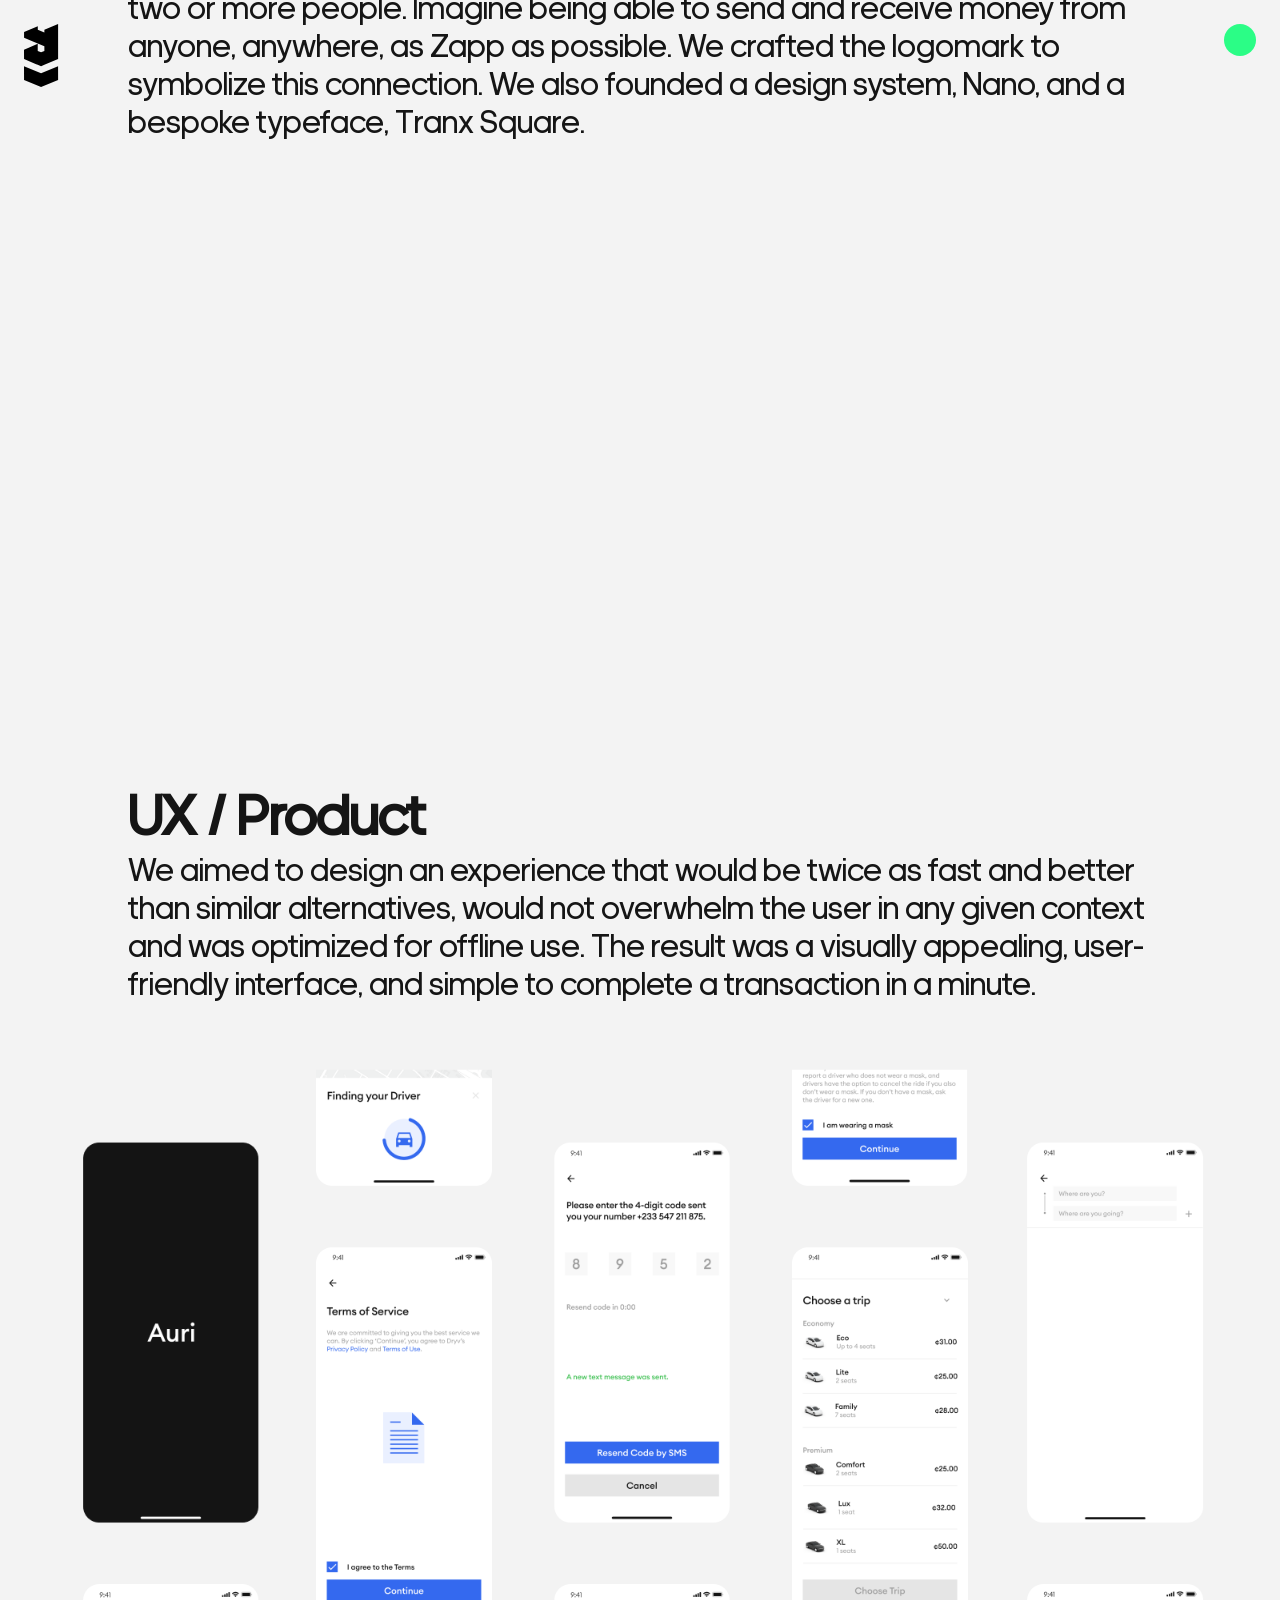
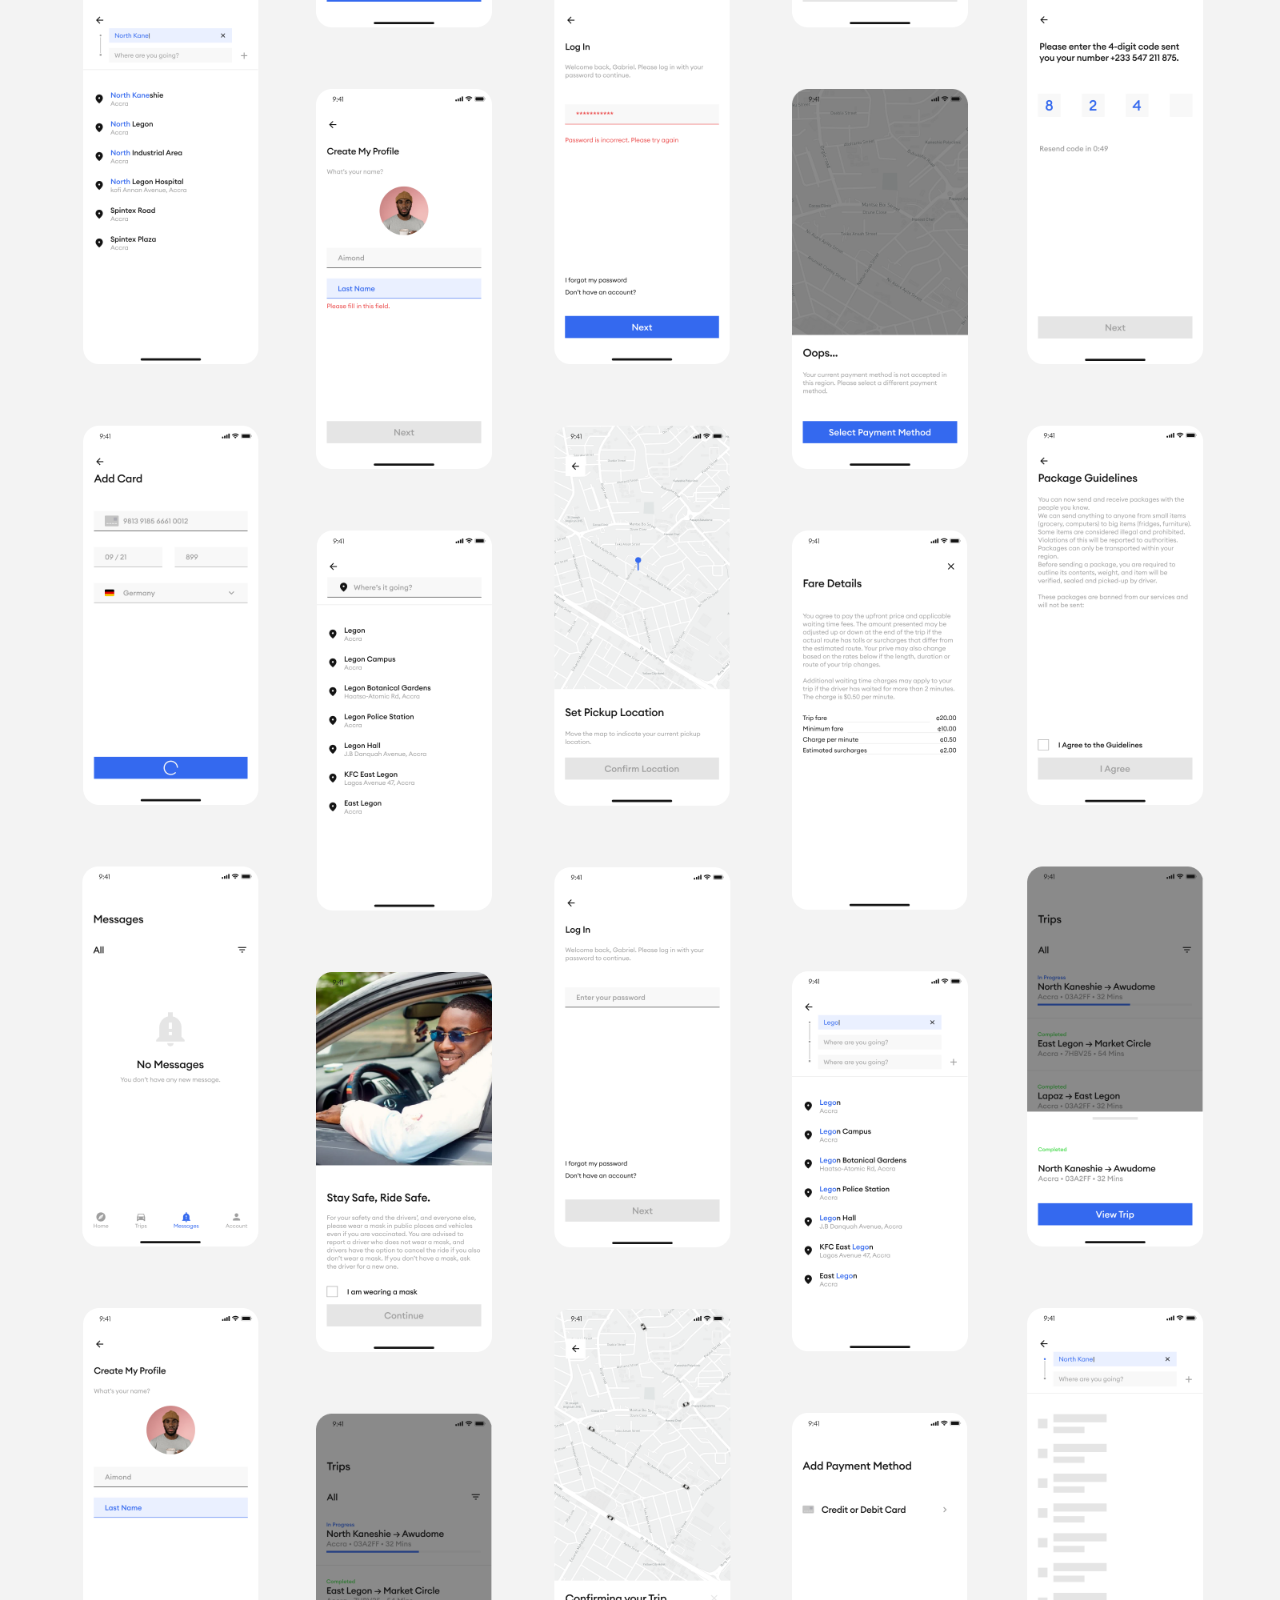
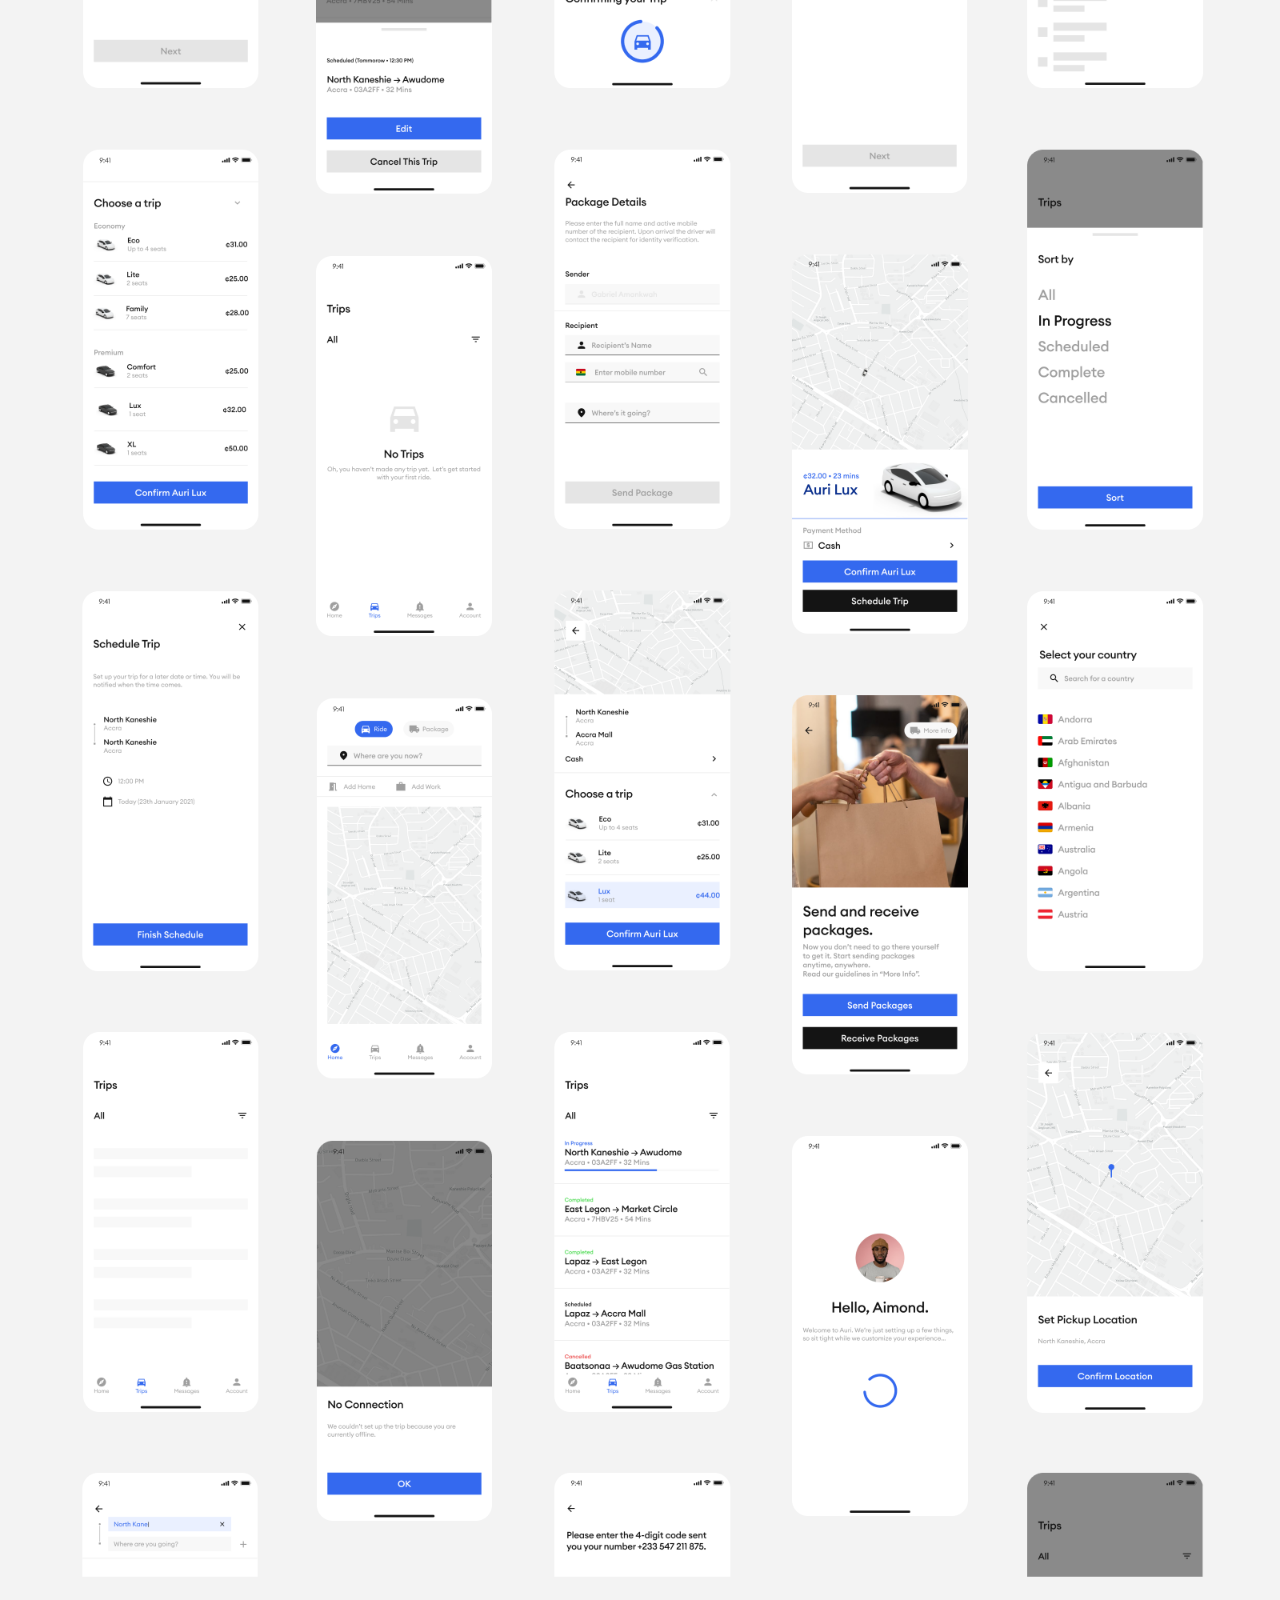
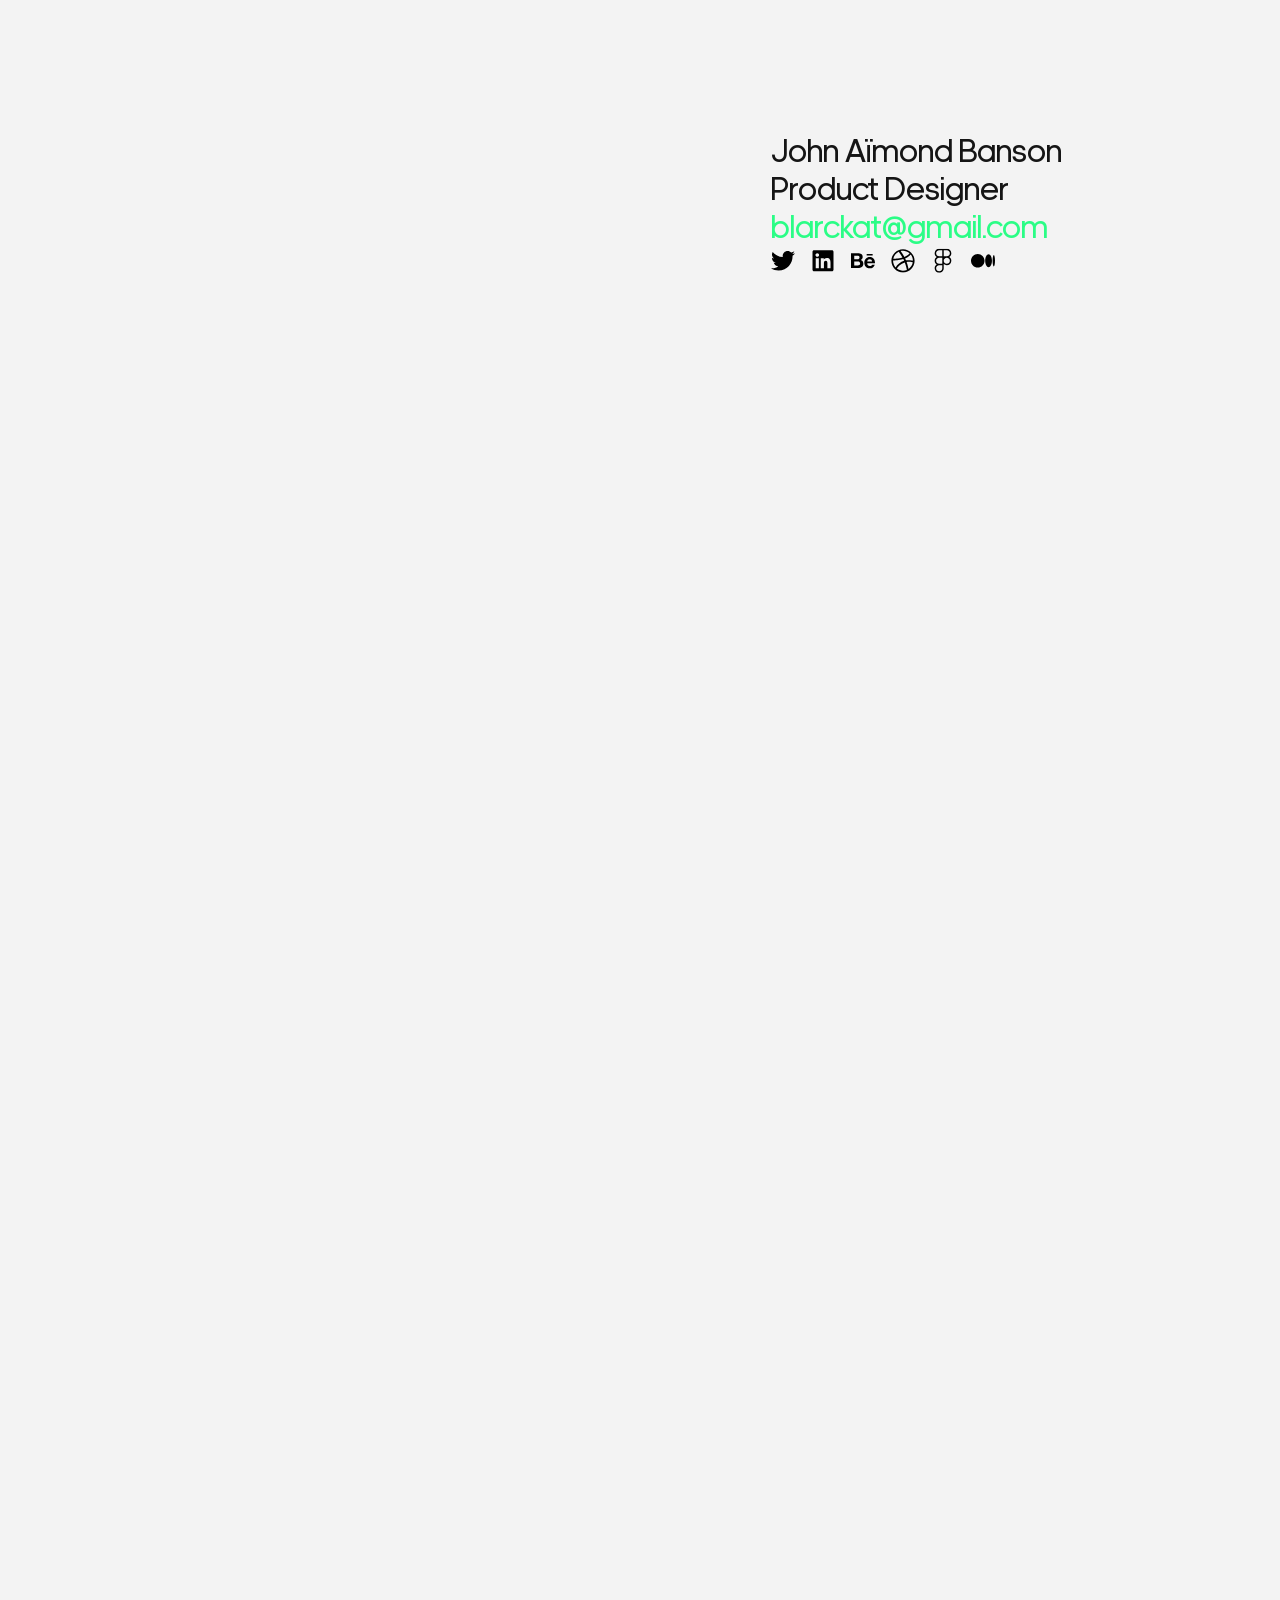
<file: work.zapp.html>
<!DOCTYPE html>
<html lang="en">
<head>
    <meta charset="UTF-8">
    <meta http-equiv="X-UA-Compatible" content="IE=edge">
    <meta name="description" content="John Banson is a UX Design Engineer working with startups and brands to create impact through digital experiences.">
    <meta name="viewport" content="width=device-width, initial-scale=1.0">
    <meta name="keywords" content="Blarckat, John Stephen Aïmond Banson, John Banson, Aïmond, Software Engineer, Brand Strategist, Brand Designer Design Engineer, Design Portfolio, Professional Designers in Ghana, Professional designers in Accra, Top UX Designers in Africa">
    <meta name="author" content="John Stephen Aïmond Banson (Blarckat)">
    <link rel="stylesheet" href="./css/main.min.css">
    <link rel="icon" href="./favicon.png" type="image/x-icon">
    <title>John Aïmond Banson • Zapp</title>
</head>
<body>
  <div onclick="closeNav()" id="nav-overlay"></div>
  <nav id="sideNav" class="sideNav">
    <div class="top-row">
      <div id="themeToggle">
        <svg width="24" height="24"><path d="M20.742 13.045a8.088 8.088 0 0 1-2.077.271c-2.135 0-4.14-.83-5.646-2.336a8.025 8.025 0 0 1-2.064-7.723A1 1 0 0 0 9.73 2.034a10.014 10.014 0 0 0-4.489 2.582c-3.898 3.898-3.898 10.243 0 14.143a9.937 9.937 0 0 0 7.072 2.93 9.93 9.93 0 0 0 7.07-2.929 10.007 10.007 0 0 0 2.583-4.491 1.001 1.001 0 0 0-1.224-1.224zm-2.772 4.301a7.947 7.947 0 0 1-5.656 2.343 7.953 7.953 0 0 1-5.658-2.344c-3.118-3.119-3.118-8.195 0-11.314a7.923 7.923 0 0 1 2.06-1.483 10.027 10.027 0 0 0 2.89 7.848 9.972 9.972 0 0 0 7.848 2.891 8.036 8.036 0 0 1-1.484 2.059z"/></svg>
      </div>
      <div class="navClose">
          <svg onclick="closeNav()" width="24" height="24"><path d="m16.192 6.344-4.243 4.242-4.242-4.242-1.414 1.414L10.535 12l-4.242 4.242 1.414 1.414 4.242-4.242 4.243 4.242 1.414-1.414L13.364 12l4.242-4.242z"/></svg>
      </div>
    </div>
    <ul>
        <li><a href="./work.html">Work</a></li>
        <li><a href="./lab.html">Lab</a></li>
        <li><a href="./journal.html">Journal</a></li>
        <li><a href="./journey.html">Journey</a></li>
        <li><a href="./about.html">About</a></li>
  </ul>
  <div class="nav-social">
    <a href="https://twitter.com/blarckat">
      <svg viewBox="0 0 512 512">
        <!-- Twitter Logo -->
        <path
          d="M459.37 151.716c.325 4.548.325 9.097.325 13.645 0 138.72-105.583 298.558-298.558 298.558-59.452 0-114.68-17.219-161.137-47.106 8.447.974 16.568 1.299 25.34 1.299 49.055 0 94.213-16.568 130.274-44.832-46.132-.975-84.792-31.188-98.112-72.772 6.498.974 12.995 1.624 19.818 1.624 9.421 0 18.843-1.3 27.614-3.573-48.081-9.747-84.143-51.98-84.143-102.985v-1.299c13.969 7.797 30.214 12.67 47.431 13.319-28.264-18.843-46.781-51.005-46.781-87.391 0-19.492 5.197-37.36 14.294-52.954 51.655 63.675 129.3 105.258 216.365 109.807-1.624-7.797-2.599-15.918-2.599-24.04 0-57.828 46.782-104.934 104.934-104.934 30.213 0 57.502 12.67 76.67 33.137 23.715-4.548 46.456-13.32 66.599-25.34-7.798 24.366-24.366 44.833-46.132 57.827 21.117-2.273 41.584-8.122 60.426-16.243-14.292 20.791-32.161 39.308-52.628 54.253z"
        />
      </svg>
    </a>
    <a href="https://www.linkedin.com/in/blarckat">
      <svg viewBox="0 0 448 512">
        <!-- LinkedIn logo -->
        <path
          d="M416 32H31.9C14.3 32 0 46.5 0 64.3v383.4C0 465.5 14.3 480 31.9 480H416c17.6 0 32-14.5 32-32.3V64.3c0-17.8-14.4-32.3-32-32.3zM135.4 416H69V202.2h66.5V416zm-33.2-243c-21.3 0-38.5-17.3-38.5-38.5S80.9 96 102.2 96c21.2 0 38.5 17.3 38.5 38.5 0 21.3-17.2 38.5-38.5 38.5zm282.1 243h-66.4V312c0-24.8-.5-56.7-34.5-56.7-34.6 0-39.9 27-39.9 54.9V416h-66.4V202.2h63.7v29.2h.9c8.9-16.8 30.6-34.5 62.9-34.5 67.2 0 79.7 44.3 79.7 101.9V416z"
        />
      </svg>
    </a>
    <a href="https://www.behance.net/blarckat">
      <svg viewBox="0 0 576 512">
        <!-- Behance logo -->
        <path
          d="M232 237.2c31.8-15.2 48.4-38.2 48.4-74 0-70.6-52.6-87.8-113.3-87.8H0v354.4h171.8c64.4 0 124.9-30.9 124.9-102.9 0-44.5-21.1-77.4-64.7-89.7zM77.9 135.9H151c28.1 0 53.4 7.9 53.4 40.5 0 30.1-19.7 42.2-47.5 42.2h-79v-82.7zm83.3 233.7H77.9V272h84.9c34.3 0 56 14.3 56 50.6 0 35.8-25.9 47-57.6 47zm358.5-240.7H376V94h143.7v34.9zM576 305.2c0-75.9-44.4-139.2-124.9-139.2-78.2 0-131.3 58.8-131.3 135.8 0 79.9 50.3 134.7 131.3 134.7 61.3 0 101-27.6 120.1-86.3H509c-6.7 21.9-34.3 33.5-55.7 33.5-41.3 0-63-24.2-63-65.3h185.1c.3-4.2.6-8.7.6-13.2zM390.4 274c2.3-33.7 24.7-54.8 58.5-54.8 35.4 0 53.2 20.8 56.2 54.8H390.4z"
        />
      </svg>
    </a>
    <a href="https://www.dribbble.com/blarckat">
      <svg viewBox="0 0 512 512">
        <!-- Dribbble logo -->
        <path
          d="M256 8C119.252 8 8 119.252 8 256s111.252 248 248 248 248-111.252 248-248S392.748 8 256 8zm163.97 114.366c29.503 36.046 47.369 81.957 47.835 131.955-6.984-1.477-77.018-15.682-147.502-6.818-5.752-14.041-11.181-26.393-18.617-41.614 78.321-31.977 113.818-77.482 118.284-83.523zM396.421 97.87c-3.81 5.427-35.697 48.286-111.021 76.519-34.712-63.776-73.185-116.168-79.04-124.008 67.176-16.193 137.966 1.27 190.061 47.489zm-230.48-33.25c5.585 7.659 43.438 60.116 78.537 122.509-99.087 26.313-186.36 25.934-195.834 25.809C62.38 147.205 106.678 92.573 165.941 64.62zM44.17 256.323c0-2.166.043-4.322.108-6.473 9.268.19 111.92 1.513 217.706-30.146 6.064 11.868 11.857 23.915 17.174 35.949-76.599 21.575-146.194 83.527-180.531 142.306C64.794 360.405 44.17 310.73 44.17 256.323zm81.807 167.113c22.127-45.233 82.178-103.622 167.579-132.756 29.74 77.283 42.039 142.053 45.189 160.638-68.112 29.013-150.015 21.053-212.768-27.882zm248.38 8.489c-2.171-12.886-13.446-74.897-41.152-151.033 66.38-10.626 124.7 6.768 131.947 9.055-9.442 58.941-43.273 109.844-90.795 141.978z"
        />
      </svg>
    </a>
    <a href="https://www.figma.com/@blarckat">
      <svg viewBox="0 0 384 512">
        <!-- Figma logo -->
        <path
          d="M14 95.7924C14 42.8877 56.8878 0 109.793 0H274.161C327.066 0 369.954 42.8877 369.954 95.7924C369.954 129.292 352.758 158.776 326.711 175.897C352.758 193.019 369.954 222.502 369.954 256.002C369.954 308.907 327.066 351.795 274.161 351.795H272.081C247.279 351.795 224.678 342.369 207.666 326.904V415.167C207.666 468.777 163.657 512 110.309 512C57.5361 512 14 469.243 14 416.207C14 382.709 31.1945 353.227 57.2392 336.105C31.1945 318.983 14 289.5 14 256.002C14 222.502 31.196 193.019 57.2425 175.897C31.196 158.776 14 129.292 14 95.7924ZM176.288 191.587H109.793C74.2172 191.587 45.3778 220.427 45.3778 256.002C45.3778 291.44 73.9948 320.194 109.381 320.416C109.518 320.415 109.655 320.415 109.793 320.415H176.288V191.587ZM207.666 256.002C207.666 291.577 236.505 320.417 272.081 320.417H274.161C309.737 320.417 338.576 291.577 338.576 256.002C338.576 220.427 309.737 191.587 274.161 191.587H272.081C236.505 191.587 207.666 220.427 207.666 256.002ZM109.793 351.795C109.655 351.795 109.518 351.794 109.381 351.794C73.9948 352.015 45.3778 380.769 45.3778 416.207C45.3778 451.652 74.6025 480.622 110.309 480.622C146.591 480.622 176.288 451.186 176.288 415.167V351.795H109.793ZM109.793 31.3778C74.2172 31.3778 45.3778 60.2173 45.3778 95.7924C45.3778 131.368 74.2172 160.207 109.793 160.207H176.288V31.3778H109.793ZM207.666 160.207H274.161C309.737 160.207 338.576 131.368 338.576 95.7924C338.576 60.2173 309.737 31.3778 274.161 31.3778H207.666V160.207Z"
        />
      </svg>
    </a>
    <a href="https://blarckat.medium.com">
      <svg viewBox="0 0 640 512">
        <!-- Medium logo -->
        <path
          d="M180.5,74.262C80.813,74.262,0,155.633,0,256S80.819,437.738,180.5,437.738,361,356.373,361,256,280.191,74.262,180.5,74.262Zm288.25,10.646c-49.845,0-90.245,76.619-90.245,171.095s40.406,171.1,90.251,171.1,90.251-76.619,90.251-171.1H559C559,161.5,518.6,84.908,468.752,84.908Zm139.506,17.821c-17.526,0-31.735,68.628-31.735,153.274s14.2,153.274,31.735,153.274S640,340.631,640,256C640,171.351,625.785,102.729,608.258,102.729Z"
        />
      </svg>
    </a>
  </div>
</nav>
    <div class="appbar">
      <a href="index.html" class="logo-header">
        <svg viewBox="0 0 26 32">
          <path
            d="M12.9925 0V13.3574L7.7622 15.5556L6.50218 16.0721L5.23028 15.5435L4.62404 15.3033L4.61215 15.2913L0.023774 13.3694L0 9.84985L1.99701 8.94895L5.23028 7.48348V10.2703L6.50218 10.7868L7.7622 10.2703V8.46847L3.62553 6.73874L0.023774 5.22523V3.03904L5.25405 0.840841V2.1982L7.7622 3.25526V2.1982L12.9925 0Z"
          />
          <path
            d="M0.023774 21.3574L0 16.0721L6.50218 18.7147L12.9806 16.0721L12.9925 21.3574L6.50218 24L0.023774 21.3574Z"
          />
        </svg>
      </a>
      <a onclick="openNav()" class="menu-button">
      </a>
    </div>
    <div class="smoothScroll">
      <header>
        <div class="content-padding">
          <h1>Cashless. Redefined.</h1>
        </div>
        <div class="work-hero-img">
            <img src="./assets/zapp/Zapp_branding_1.png" alt="muuvr_logo">
        </div>
      </header>
    <section class="case-intro content-padding">
        <p class="">
            Auri offers safe and affordable rides 
        </p>
        <div class="case-role">
            <p>Role: Strategy, UX/UI, Branding<br>
            As the product designer, my role was to deliver a unique experience for its mobile, web, and brand touchpoints that would set them apart in the mind of users. </p>
        </div>
    </section>
    <section>
        <div class="content-padding">
            <h2>Strategy</h2>
        <p>In a competitive industry such as transportation and ride sharing, Auri's goal was to be recognizable and distinctive at a glance. 
  
        </p>
        </div>
    </section>
    <section class="case-branding zapp-branding">
        <div class="content-padding">
            <h2>UX / UI</h2>
            <p>Zapp is not just about the product. It's more about the connection between two or more people. Imagine being able to send and receive money from anyone, anywhere, as Zapp as possible. We crafted the logomark to symbolize this connection. 
            We also founded a design system, Nano, and a bespoke typeface, Tranx Square.</p>
        </div>
    </section>
    <section class="case-UX zapp-UX">
        <div class="content-padding">
            <h2>UX / Product</h2>
            <p>We aimed to design an experience that would be twice as fast and better than similar alternatives, would not overwhelm the user in any given context and was optimized for offline use. 
            The result was a visually appealing, user-friendly interface, and simple to complete a transaction in a minute.</p>
        </div>
        <div class="full-showcase-img">
            <img src="./assets/auri_full-showcase-mobile-ui.png" alt="auri_full_showcase">
        </div>
    </section>
  
    <footer>
        <div class="footer-content content-padding">
            <div class="footer-text">
            <p>John Aïmond Banson</p>
            <p>Product Designer</p>
            <a href="mailto:blarckat@gmail.com">blarckat@gmail.com</a>
  
            </div>
            <div class="footer-social">
                <a href="https://twitter.com/blarckat">
                    <svg viewBox="0 0 512 512">
                        <!-- Twitter Logo -->
                        <path d="M459.37 151.716c.325 4.548.325 9.097.325 13.645 0 138.72-105.583 298.558-298.558 298.558-59.452 0-114.68-17.219-161.137-47.106 8.447.974 16.568 1.299 25.34 1.299 49.055 0 94.213-16.568 130.274-44.832-46.132-.975-84.792-31.188-98.112-72.772 6.498.974 12.995 1.624 19.818 1.624 9.421 0 18.843-1.3 27.614-3.573-48.081-9.747-84.143-51.98-84.143-102.985v-1.299c13.969 7.797 30.214 12.67 47.431 13.319-28.264-18.843-46.781-51.005-46.781-87.391 0-19.492 5.197-37.36 14.294-52.954 51.655 63.675 129.3 105.258 216.365 109.807-1.624-7.797-2.599-15.918-2.599-24.04 0-57.828 46.782-104.934 104.934-104.934 30.213 0 57.502 12.67 76.67 33.137 23.715-4.548 46.456-13.32 66.599-25.34-7.798 24.366-24.366 44.833-46.132 57.827 21.117-2.273 41.584-8.122 60.426-16.243-14.292 20.791-32.161 39.308-52.628 54.253z"/>
                    </svg>
                </a>
                <a href="https://www.linkedin.com/in/blarckat">
                    <svg viewBox="0 0 448 512">
                        <!-- LinkedIn logo -->
                        <path d="M416 32H31.9C14.3 32 0 46.5 0 64.3v383.4C0 465.5 14.3 480 31.9 480H416c17.6 0 32-14.5 32-32.3V64.3c0-17.8-14.4-32.3-32-32.3zM135.4 416H69V202.2h66.5V416zm-33.2-243c-21.3 0-38.5-17.3-38.5-38.5S80.9 96 102.2 96c21.2 0 38.5 17.3 38.5 38.5 0 21.3-17.2 38.5-38.5 38.5zm282.1 243h-66.4V312c0-24.8-.5-56.7-34.5-56.7-34.6 0-39.9 27-39.9 54.9V416h-66.4V202.2h63.7v29.2h.9c8.9-16.8 30.6-34.5 62.9-34.5 67.2 0 79.7 44.3 79.7 101.9V416z"/>                    </svg>
                </a>
                <a href="https://www.behance.net/blarckat">
                    <svg viewBox="0 0 576 512">
                        <!-- Behance logo -->
                        <path d="M232 237.2c31.8-15.2 48.4-38.2 48.4-74 0-70.6-52.6-87.8-113.3-87.8H0v354.4h171.8c64.4 0 124.9-30.9 124.9-102.9 0-44.5-21.1-77.4-64.7-89.7zM77.9 135.9H151c28.1 0 53.4 7.9 53.4 40.5 0 30.1-19.7 42.2-47.5 42.2h-79v-82.7zm83.3 233.7H77.9V272h84.9c34.3 0 56 14.3 56 50.6 0 35.8-25.9 47-57.6 47zm358.5-240.7H376V94h143.7v34.9zM576 305.2c0-75.9-44.4-139.2-124.9-139.2-78.2 0-131.3 58.8-131.3 135.8 0 79.9 50.3 134.7 131.3 134.7 61.3 0 101-27.6 120.1-86.3H509c-6.7 21.9-34.3 33.5-55.7 33.5-41.3 0-63-24.2-63-65.3h185.1c.3-4.2.6-8.7.6-13.2zM390.4 274c2.3-33.7 24.7-54.8 58.5-54.8 35.4 0 53.2 20.8 56.2 54.8H390.4z"/>
                    </svg>
                </a>
                <a href="https://www.dribbble.com/blarckat">
                    <svg viewBox="0 0 512 512">
                        <!-- Dribbble logo -->
                        <path d="M256 8C119.252 8 8 119.252 8 256s111.252 248 248 248 248-111.252 248-248S392.748 8 256 8zm163.97 114.366c29.503 36.046 47.369 81.957 47.835 131.955-6.984-1.477-77.018-15.682-147.502-6.818-5.752-14.041-11.181-26.393-18.617-41.614 78.321-31.977 113.818-77.482 118.284-83.523zM396.421 97.87c-3.81 5.427-35.697 48.286-111.021 76.519-34.712-63.776-73.185-116.168-79.04-124.008 67.176-16.193 137.966 1.27 190.061 47.489zm-230.48-33.25c5.585 7.659 43.438 60.116 78.537 122.509-99.087 26.313-186.36 25.934-195.834 25.809C62.38 147.205 106.678 92.573 165.941 64.62zM44.17 256.323c0-2.166.043-4.322.108-6.473 9.268.19 111.92 1.513 217.706-30.146 6.064 11.868 11.857 23.915 17.174 35.949-76.599 21.575-146.194 83.527-180.531 142.306C64.794 360.405 44.17 310.73 44.17 256.323zm81.807 167.113c22.127-45.233 82.178-103.622 167.579-132.756 29.74 77.283 42.039 142.053 45.189 160.638-68.112 29.013-150.015 21.053-212.768-27.882zm248.38 8.489c-2.171-12.886-13.446-74.897-41.152-151.033 66.38-10.626 124.7 6.768 131.947 9.055-9.442 58.941-43.273 109.844-90.795 141.978z"/>
                    </svg>
                </a>
                <a href="https://www.figma.com/@blarckat">
                    <svg viewBox="0 0 384 512" >
                        <!-- Figma logo -->
                        <path d="M14 95.7924C14 42.8877 56.8878 0 109.793 0H274.161C327.066 0 369.954 42.8877 369.954 95.7924C369.954 129.292 352.758 158.776 326.711 175.897C352.758 193.019 369.954 222.502 369.954 256.002C369.954 308.907 327.066 351.795 274.161 351.795H272.081C247.279 351.795 224.678 342.369 207.666 326.904V415.167C207.666 468.777 163.657 512 110.309 512C57.5361 512 14 469.243 14 416.207C14 382.709 31.1945 353.227 57.2392 336.105C31.1945 318.983 14 289.5 14 256.002C14 222.502 31.196 193.019 57.2425 175.897C31.196 158.776 14 129.292 14 95.7924ZM176.288 191.587H109.793C74.2172 191.587 45.3778 220.427 45.3778 256.002C45.3778 291.44 73.9948 320.194 109.381 320.416C109.518 320.415 109.655 320.415 109.793 320.415H176.288V191.587ZM207.666 256.002C207.666 291.577 236.505 320.417 272.081 320.417H274.161C309.737 320.417 338.576 291.577 338.576 256.002C338.576 220.427 309.737 191.587 274.161 191.587H272.081C236.505 191.587 207.666 220.427 207.666 256.002ZM109.793 351.795C109.655 351.795 109.518 351.794 109.381 351.794C73.9948 352.015 45.3778 380.769 45.3778 416.207C45.3778 451.652 74.6025 480.622 110.309 480.622C146.591 480.622 176.288 451.186 176.288 415.167V351.795H109.793ZM109.793 31.3778C74.2172 31.3778 45.3778 60.2173 45.3778 95.7924C45.3778 131.368 74.2172 160.207 109.793 160.207H176.288V31.3778H109.793ZM207.666 160.207H274.161C309.737 160.207 338.576 131.368 338.576 95.7924C338.576 60.2173 309.737 31.3778 274.161 31.3778H207.666V160.207Z"/>
                    </svg>
                </a>
                <a href="https://blarckat.medium.com">
                    <svg viewBox="0 0 640 512">
                        <!-- Medium logo -->
                        <path d="M180.5,74.262C80.813,74.262,0,155.633,0,256S80.819,437.738,180.5,437.738,361,356.373,361,256,280.191,74.262,180.5,74.262Zm288.25,10.646c-49.845,0-90.245,76.619-90.245,171.095s40.406,171.1,90.251,171.1,90.251-76.619,90.251-171.1H559C559,161.5,518.6,84.908,468.752,84.908Zm139.506,17.821c-17.526,0-31.735,68.628-31.735,153.274s14.2,153.274,31.735,153.274S640,340.631,640,256C640,171.351,625.785,102.729,608.258,102.729Z"/>
                    </svg>
                </a>
               
            </div>
        </div>
    </footer>
     </div>
    <script src="./scripts/app.js"></script>
    </body>
    </html>
</file>
<file: css/main.min.css>
@import url("./colors.min.css");@import url("./layout.min.css");@import url("./typography.min.css");@font-face{font-family:'Ckat Regular';src:url("../assets/fonts/Ckat_Regular.ttf")}@font-face{font-family:'Ckat Bold';src:url("../assets/fonts/Ckat_Bold.ttf")}::-webkit-scrollbar{display:none}::selection{background-color:#2BFD86;color:#151515}*{margin:0;padding:0;box-sizing:border-box}body{margin:0;padding:0;font-family:"Ckat Regular";display:flex;flex-direction:column;gap:10vh}.smoothScroll{position:fixed;top:0;left:0;overflow:auto;width:100%}p{font-size:32px}.btn{background-color:transparent;padding:16px 24px;border-radius:10px;text-transform:uppercase;font-weight:800;margin:12px;transition:.5s ease-in-out}.light-mode .btn{background-color:#ebebeb;color:#151515}.light-mode .btn:hover{border:none;background-color:#2BFD86;color:#151515}.dark-mode .btn{border:.5px solid white;color:white}.dark-mode .btn:hover{border:none;background-color:#2BFD86;color:#151515}.dark-mode{background-color:#151515;color:#ffffff;transition:.5s ease-in-out}.light-mode{background-color:#f3f3f3;color:#151515;transition:.5s ease-in-out}footer svg{width:24px;height:24px}.dark-mode svg{fill:white}.dark-mode svg ::selection{color:white}.light-mode svg{fill:black}.light-mode svg ::selection{color:black}.content-padding{padding:5vw 10vw}#nav-overlay{height:100vh;width:0;position:fixed;z-index:3;top:0;overflow-x:hidden;transition:.9s}.light-mode #nav-overlay{background-color:rgba(13,13,13,0.506)}.dark-mode #nav-overlay{background-color:rgba(218,218,218,0.458)}.sideNav{height:100vh;width:0;position:fixed;visibility:hidden;z-index:60;top:0;right:0;background-color:#2BFD86;overflow-x:hidden;transition:.9s}.sideNav ul{height:90%;display:flex;flex-direction:column;justify-content:center}.sideNav a{padding:8px 8px 8px 32px;text-decoration:none;color:#212121;font-size:56px;transition:.5s}.sideNav a:hover{color:#ffffff}.sideNav .top-row{position:relative;display:flex;flex-direction:row;justify-content:flex-end;align-items:center;margin:20px;gap:10px}.sideNav .top-row div{display:flex;justify-content:center;align-content:center;padding:10px;background-color:#51515151;border-radius:50%;cursor:pointer}.sideNav .top-row .navClose svg{fill:#151515}nav{display:flex;width:100%;flex-direction:column}nav ul li{transition:.5s}nav ul li:hover{transform:translateX(5%)}.appbar{position:sticky;z-index:50;top:0;display:flex;flex-direction:row;justify-content:space-between;padding:24px}.menu-button{height:32px;width:32px;border-radius:50%;background-color:#2BFD86;cursor:pointer;transition:.5s}.menu-button:hover{transform:scale(150%)}.logo-header svg{height:84px;transition:.5s}.logo-header :hover{fill:#2BFD86}.header{display:flex;flex-direction:column;justify-content:flex-end;align-items:flex-start}header,section{min-height:100vh}header h1,section h1{margin-top:40vh}.nav-social{display:flex;justify-content:flex-start}.nav-social svg{height:24px;fill:#151515}.half-sided-container{width:70%}header .hero{display:flex;flex-direction:row;justify-content:space-between;align-items:center}header .hero h1{width:80%}header .hero .header-social{width:fit-content;display:flex;flex-direction:column;gap:20px}header .hero .header-social svg{height:24px}.section-work .section-work-case{display:flex;flex-direction:column;gap:10px;margin:20vh 5vw}.section-work .section-work-case img{object-fit:cover;width:100%;height:80vh;background-size:cover}.showcase-text-content p{font-size:48px;opacity:40%}.workCaseStudies{display:flex;flex-direction:column;gap:10vh}.case{display:flex;flex-direction:column;margin:10vh 5vw}.case img{height:90vh;width:100%;object-fit:cover}.case .case-title{display:flex;flex-direction:row;justify-content:space-between;align-items:center}.case .case-title h2{line-height:normal}.work-hero-img img,.full-showcase-img img{object-fit:cover;width:100%;background-size:contain}.case-study-image-container{display:flex;flex-direction:row;justify-content:space-between;gap:10vw;padding:5vw;margin:20vh 0;width:100vw;height:100% auto}.case-study-image-half img,.case-study-image-full img{object-fit:cover;width:100%;height:90vh}.case-study-image-half{display:flex;flex-direction:column;gap:24px;width:50%;height:80vh}.compact-list{display:flex;flex-direction:column}.compact-list li{border:none;padding:16px;border-bottom:.5px solid grey}.compact-list p{font-size:16px;text-transform:uppercase;letter-spacing:2px;color:grey}footer{display:flex;flex-direction:row;align-items:flex-end;justify-content:flex-end;height:50vh;padding:10vh}footer .footer-text p,footer .footer-text a{font-size:32px}footer .footer-text a{color:#2BFD86}footer .footer-social{display:flex;flex-direction:row;gap:16px}@media screen and (max-width: 480px){header .hero{flex-direction:column-reverse;width:80vw}header .hero h1{width:100%}header .hero .header-social{flex-direction:row}nav{flex-direction:column;justify-content:center;padding:16px}.section-work .section-work-case{margin:10vw 0;height:100vh}.section-work .section-work-case img{height:80vh}.section-work .section-work-case .showcase-text-content p{font-size:32px}.compact-list p{font-size:20px;text-transform:uppercase;letter-spacing:2px;color:grey}.half-sided-container{width:100%}footer .footer-text p,footer .footer-text a{font-size:24px}}
</file>
<file: public/css/main.min.css>
@import url("./colors.min.css");@import url("./layout.min.css");@import url("./typography.min.css");@font-face{font-family:'Ckat Regular';src:url("../assets/fonts/Ckat_Regular.ttf")}@font-face{font-family:'Ckat Bold';src:url("../assets/fonts/Ckat_Bold.ttf")}::-webkit-scrollbar{display:none}::selection{background-color:#2BFD86;color:#151515}*{margin:0;padding:0;box-sizing:border-box}body{margin:0;padding:0;font-family:"Ckat Regular";display:flex;flex-direction:column;gap:10vh}.smoothScroll{position:fixed;top:0;left:0;overflow:auto;width:100%}p{font-size:32px}.btn{background-color:transparent;padding:16px 24px;border-radius:10px;text-transform:uppercase;font-weight:800;margin:12px;transition:.5s ease-in-out}.light-mode .btn{background-color:#ebebeb;color:#151515}.light-mode .btn:hover{border:none;background-color:#2BFD86;color:#151515}.dark-mode .btn{border:.5px solid white;color:white}.dark-mode .btn:hover{border:none;background-color:#2BFD86;color:#151515}.dark-mode{background-color:#151515;color:#ffffff;transition:.5s ease-in-out}.light-mode{background-color:#f3f3f3;color:#151515;transition:.5s ease-in-out}footer svg{width:24px;height:24px}.dark-mode svg{fill:white}.dark-mode svg ::selection{color:white}.light-mode svg{fill:black}.light-mode svg ::selection{color:black}.content-padding{padding:5vw 10vw}#nav-overlay{height:100vh;width:0;position:fixed;z-index:3;top:0;overflow-x:hidden;transition:.9s}.light-mode #nav-overlay{background-color:rgba(13,13,13,0.506)}.dark-mode #nav-overlay{background-color:rgba(218,218,218,0.458)}.sideNav{height:100vh;width:0;position:fixed;visibility:hidden;z-index:60;top:0;right:0;background-color:#2BFD86;overflow-x:hidden;transition:.9s}.sideNav ul{height:90%;display:flex;flex-direction:column;justify-content:center}.sideNav a{padding:8px 8px 8px 32px;text-decoration:none;color:#212121;font-size:56px;transition:.5s}.sideNav a:hover{color:#ffffff}.sideNav .top-row{position:relative;display:flex;flex-direction:row;justify-content:flex-end;align-items:center;margin:20px;gap:10px}.sideNav .top-row div{display:flex;justify-content:center;align-content:center;padding:10px;background-color:#51515151;border-radius:50%;cursor:pointer}.sideNav .top-row .navClose svg{fill:#151515}nav{display:flex;width:100%;flex-direction:column}nav ul li{transition:.5s}nav ul li:hover{transform:translateX(5%)}.appbar{position:sticky;z-index:50;top:0;display:flex;flex-direction:row;justify-content:space-between;padding:24px}.menu-button{height:32px;width:32px;border-radius:50%;background-color:#2BFD86;cursor:pointer;transition:.5s}.menu-button:hover{transform:scale(150%)}.logo-header svg{height:84px;transition:.5s}.logo-header :hover{fill:#2BFD86}.header{display:flex;flex-direction:column;justify-content:flex-end;align-items:flex-start}header,section{min-height:100vh}header h1,section h1{margin-top:40vh}.nav-social{display:flex;justify-content:flex-start}.nav-social svg{height:24px;fill:#151515}.half-sided-container{width:70%}header .hero{display:flex;flex-direction:row;justify-content:space-between;align-items:center}header .hero h1{width:80%}header .hero .header-social{width:fit-content;display:flex;flex-direction:column;gap:20px}header .hero .header-social svg{height:24px}.section-work .section-work-case{display:flex;flex-direction:column;gap:10px;margin:20vh 5vw}.section-work .section-work-case img{object-fit:cover;width:100%;height:80vh;background-size:cover}.showcase-text-content p{font-size:48px;opacity:40%}.workCaseStudies{display:flex;flex-direction:column;gap:10vh}.case{display:flex;flex-direction:column;margin:10vh 5vw}.case img{height:90vh;width:100%;object-fit:cover}.case .case-title{display:flex;flex-direction:row;justify-content:space-between;align-items:center}.case .case-title h2{line-height:normal}.work-hero-img img,.full-showcase-img img{object-fit:cover;width:100%;background-size:contain}.case-study-image-container{display:flex;flex-direction:row;justify-content:space-between;gap:10vw;padding:5vw;margin:20vh 0;width:100vw;height:100% auto}.case-study-image-half img,.case-study-image-full img{object-fit:cover;width:100%;height:90vh}.case-study-image-half{display:flex;flex-direction:column;gap:24px;width:50%;height:80vh}.compact-list{display:flex;flex-direction:column}.compact-list li{border:none;padding:16px;border-bottom:.5px solid grey}.compact-list p{font-size:16px;text-transform:uppercase;letter-spacing:2px;color:grey}footer{display:flex;flex-direction:row;align-items:flex-end;justify-content:flex-end;height:50vh;padding:10vh}footer .footer-text p,footer .footer-text a{font-size:32px}footer .footer-text a{color:#2BFD86}footer .footer-social{display:flex;flex-direction:row;gap:16px}@media screen and (max-width: 480px){header .hero{flex-direction:column-reverse;width:80vw}header .hero h1{width:100%}header .hero .header-social{flex-direction:row}nav{flex-direction:column;justify-content:center;padding:16px}.section-work .section-work-case{margin:10vw 0;height:100vh}.section-work .section-work-case img{height:80vh}.section-work .section-work-case .showcase-text-content p{font-size:32px}.compact-list p{font-size:20px;text-transform:uppercase;letter-spacing:2px;color:grey}.half-sided-container{width:100%}footer .footer-text p,footer .footer-text a{font-size:24px}}
</file>
